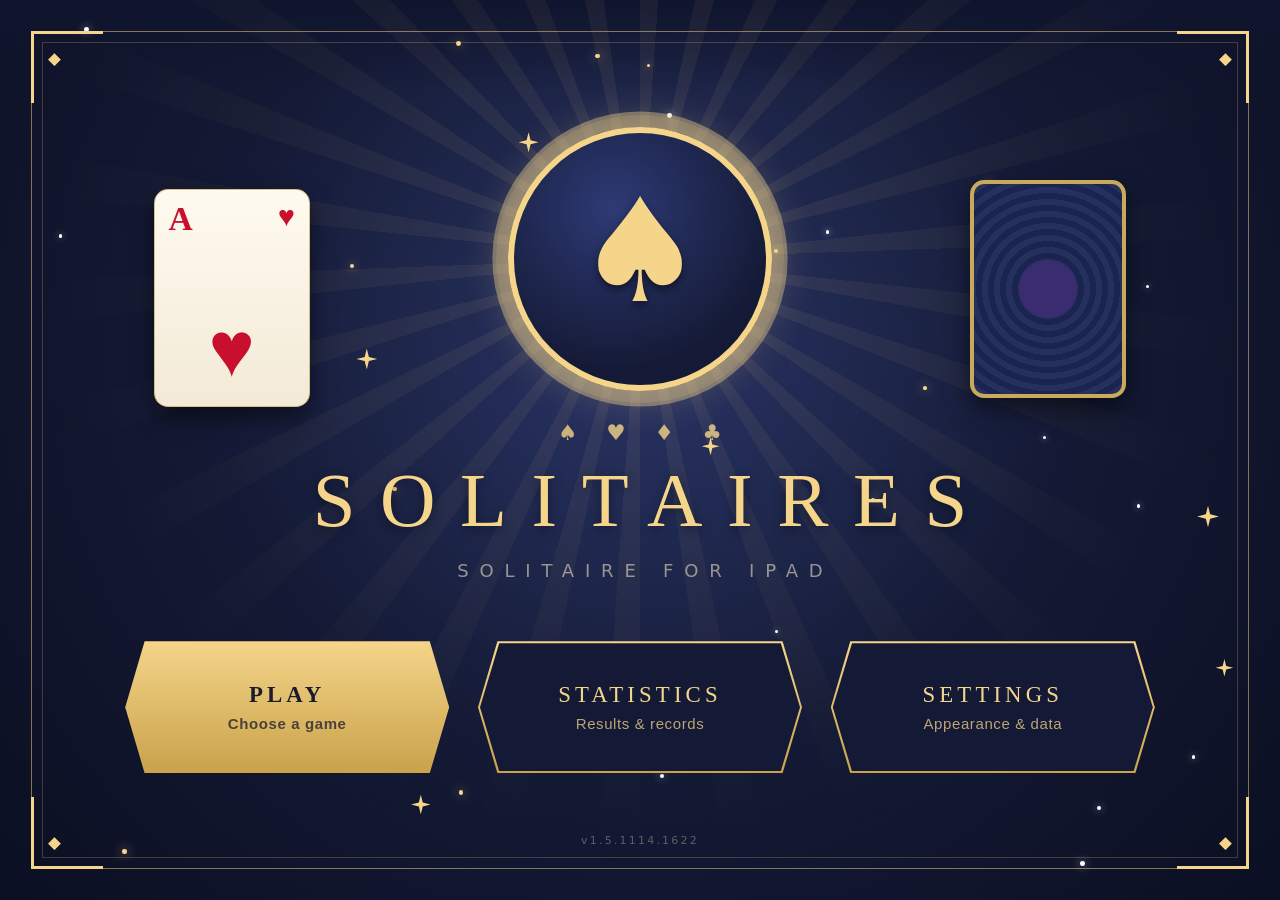
<file: index.html>
<!doctype html>
<html lang="sv">
<head>
<meta charset="utf-8">
<meta name="viewport" content="width=device-width, initial-scale=1, maximum-scale=1, user-scalable=no, viewport-fit=cover">
<meta name="apple-mobile-web-app-capable" content="yes">
<meta name="mobile-web-app-capable" content="yes">
<meta name="apple-mobile-web-app-title" content="Solitaires">
<meta name="theme-color" content="#10152e">
<link rel="manifest" href="manifest.webmanifest">
<link rel="icon" href="icons/icon-192.png" type="image/png">
<link rel="apple-touch-icon" href="icons/apple-touch-icon.png">
<title>Solitaires</title>
<link rel="stylesheet" href="cards.css">
<link rel="stylesheet" href="base.css">
<script src="i18n.js"></script>
<script src="cards.js"></script>
<script src="games.js"></script>
<script src="base.js"></script>
<style>
  :root { --gold:#f5d58a; --gold2:#c9a24a; --ink:#e9dfc4; --navy:#141a35;
          --u:min(1vw, calc(var(--app-h,100vh) / 75)); }
  html, body { margin:0; height:var(--app-h,100%); overflow:hidden; overscroll-behavior:none; background:#0b0f22; }
  /* Hela appen täcker skärmen. Överkanten har samma färg som statusfältet (theme-color #10152e). */
  #app { position:fixed; top:0; left:0; right:0; height:var(--app-h,100%); overflow:hidden;
         background:linear-gradient(180deg,#10152e env(safe-area-inset-top),rgba(16,21,46,0) calc(env(safe-area-inset-top) + 90px)), radial-gradient(circle at 50% 38%,#2a3566 0%,#141a35 50%,#0b0f22 100%); }
  body { color:var(--ink);
         font-family:-apple-system,"Segoe UI",system-ui,sans-serif; -webkit-user-select:none; user-select:none; -webkit-touch-callout:none;
         transition:opacity .25s; }


  /* Svävande kort */
  .card { position:absolute; width:max(13 * var(--u), 70px); height:calc(max(13 * var(--u), 70px) * 1.4); border-radius:9%/6.5%;
          background:linear-gradient(180deg,#fffaf0,#f3ead6); border:1px solid #d6c08a; box-shadow:0 1.2vmin 2.6vmin rgba(0,0,0,.5);
          font-family:Georgia,serif; pointer-events:none; animation:bob 7s ease-in-out infinite; }
  .card .r { position:absolute; top:6%; left:9%; font-size:max(2.8 * var(--u), 15px); font-weight:700; line-height:1; }
  .card .s { position:absolute; top:6%; right:9%; font-size:max(2.4 * var(--u), 13px); line-height:1; }
  .card .b { position:absolute; inset:auto 0 8% 0; text-align:center; font-size:max(6.5 * var(--u), 34px); line-height:1; }
  .card.back { background:radial-gradient(circle at 50% 50%,#3a2c6e 0 22%,transparent 23%),repeating-radial-gradient(circle at 50% 50%,#24305e 0 6px,#1b2450 6px 12px);
               border:max(.35 * var(--u), 2px) solid #c9a95a; }
  /* Kortens underkant ligger i höjd med medaljongens underkant (ca 43 % av höjden) */
  .card.left { left:12%; top:calc(44% - max(13 * var(--u), 70px) * 1.33); --rot:-14deg; }
  .card.right { right:12%; top:calc(43% - max(13 * var(--u), 70px) * 1.33); --rot:12deg; animation-delay:-3.5s; }
  @keyframes bob { 0%,100% { transform:translateY(0) rotate(var(--rot)) scale(.85); } 50% { transform:translateY(-1.6vmin) rotate(calc(var(--rot) * 1.15)) scale(.85); } }
  .red { color:#c8102e; }
  @media (max-aspect-ratio:3/4) { .card.left { left:7%; top:12%; } .card.right { right:7%; top:12%; } }
  @media (max-width:520px) { .card { display:none; } }

  /* Mitten: medaljong, titel, knappar */
  .stage { position:absolute; inset:0; display:flex; flex-direction:column; align-items:center; justify-content:center; text-align:center; padding:24px; }
  .medal-wrap { position:relative; width:max(22 * var(--u), 120px); height:max(22 * var(--u), 120px); }
  .rays { position:absolute; left:50%; top:50%; width:170vmax; height:170vmax; margin:-85vmax 0 0 -85vmax; pointer-events:none; z-index:-1;
          background:repeating-conic-gradient(rgba(245,213,138,.075) 0 4deg,transparent 4deg 12deg);
          -webkit-mask:radial-gradient(circle,#000 0 8%,transparent 40%); mask:radial-gradient(circle,#000 0 8%,transparent 40%);
          animation:spin 140s linear infinite; }
  @keyframes spin { to { transform:rotate(360deg); } }
  .medal { position:absolute; inset:0; border-radius:50%; display:grid; place-items:center;
           background:radial-gradient(circle at 40% 30%,#2e3a75,#141a35 70%); border:max(.5 * var(--u), 3px) solid var(--gold);
           box-shadow:0 0 0 max(1 * var(--u), 6px) rgba(245,213,138,.12), 0 0 0 max(1.3 * var(--u), 8px) rgba(245,213,138,.4), 0 0 5vmin rgba(245,213,138,.35);
           animation:glow 5s ease-in-out infinite, pop .9s cubic-bezier(.2,1.4,.4,1) both; }
  .medal span { font-size:max(12 * var(--u), 64px); line-height:1; color:var(--gold); text-shadow:0 .4vmin 1vmin rgba(0,0,0,.5); margin-top:-6%; }
  @keyframes glow { 50% { box-shadow:0 0 0 max(1 * var(--u), 6px) rgba(245,213,138,.16), 0 0 0 max(1.3 * var(--u), 8px) rgba(245,213,138,.55), 0 0 9vmin rgba(245,213,138,.5); } }
  @keyframes pop { from { transform:scale(.6); opacity:0; } }
  .suits { display:flex; gap:max(2.4 * var(--u), 14px); margin-top:max(2.4 * var(--u), 16px); font-size:max(1.8 * var(--u), 12px); color:var(--gold); opacity:.8; }
  h1 { margin:max(1.2 * var(--u), 8px) 0 0; font:400 max(6.4 * var(--u), 30px)/1.1 Georgia,"Times New Roman",serif; color:var(--gold);
       letter-spacing:.32em; text-indent:.32em; text-transform:uppercase; text-shadow:0 .3vmin 1.2vmin rgba(0,0,0,.4); }
  .sub { margin-top:max(1.4 * var(--u), 8px); font-size:max(1.5 * var(--u), 10px); letter-spacing:.6em; text-indent:.6em; text-transform:uppercase; opacity:.6; }
  .menu { display:flex; flex-wrap:wrap; justify-content:center; gap:max(2.4 * var(--u), 14px); margin-top:max(5 * var(--u), 28px); }
  .fade { animation:rise .8s cubic-bezier(.2,.8,.2,1) both; }
  .d1 { animation-delay:.15s; } .d2 { animation-delay:.3s; } .d3 { animation-delay:.45s; }
  @keyframes rise { from { opacity:0; transform:translateY(2vmin); } }

  .deco { all:unset; position:relative; box-sizing:border-box; cursor:pointer; touch-action:manipulation;
          width:max(27 * var(--u), 168px); height:max(11 * var(--u), 68px); display:flex; flex-direction:column; align-items:center; justify-content:center;
          font-family:Georgia,serif; letter-spacing:.18em; text-transform:uppercase; font-size:max(1.9 * var(--u), 14px);
          clip-path:polygon(6% 0,94% 0,100% 50%,94% 100%,6% 100%,0 50%); transition:transform .12s, filter .2s; }
  .deco small { font-family:-apple-system,"Segoe UI",sans-serif; text-transform:none; letter-spacing:.04em; font-size:max(1.25 * var(--u), 11px); opacity:.75; margin-top:max(.6 * var(--u), 4px); }
  .deco:active { transform:scale(.96); }
  .deco:hover { filter:brightness(1.08); }
  .deco.gold { background:linear-gradient(180deg,var(--gold),var(--gold2)); color:#1b1b2e; font-weight:700; }
  .deco.line { background:linear-gradient(180deg,var(--gold),var(--gold2)); color:var(--gold); }
  .deco.line::before { content:""; position:absolute; inset:2px; background:var(--navy); clip-path:inherit; }
  .deco.line > * { position:relative; }
  .version { position:absolute; bottom:calc(env(safe-area-inset-bottom) + max(4.4 * var(--u), 22px)); left:0; right:0; text-align:center;
             font-size:11px; letter-spacing:.2em; opacity:.35; pointer-events:none; }

  /* Inställningar */
  .overlay { position:fixed; top:0; left:0; right:0; height:var(--app-h,100%); background:rgba(5,8,20,.6); -webkit-backdrop-filter:blur(6px); backdrop-filter:blur(6px);
             display:none; place-items:center; z-index:10; padding:16px; }
  .overlay.open { display:grid; animation:fadein .2s; }
  @keyframes fadein { from { opacity:0; } }
  .panel { position:relative; width:min(480px,100%); max-height:calc(var(--app-h,100vh) - 32px); overflow:auto; -webkit-overflow-scrolling:touch;
           background:linear-gradient(180deg,#1d2550,#141a35); border:1px solid rgba(245,213,138,.5); border-radius:6px;
           padding:30px 26px 24px; box-shadow:0 0 0 6px rgba(20,26,53,.9), 0 0 0 7px rgba(245,213,138,.25), 0 30px 80px rgba(0,0,0,.6); }
  .panel h2 { margin:0 0 4px; text-align:center; color:var(--gold); font:400 24px Georgia,serif; letter-spacing:.24em; text-indent:.24em; text-transform:uppercase; }
  .panel .orn { text-align:center; color:var(--gold); font-size:11px; letter-spacing:.6em; opacity:.7; margin-bottom:18px; }
  .group { margin-top:18px; }
  @media (orientation:portrait) { #settings .group { margin-top:16px; } }   /* så att inställningarna ryms på en stående iPad */
  .group .label { font-size:12px; letter-spacing:.14em; text-transform:uppercase; opacity:.75; margin-bottom:8px; display:flex; justify-content:space-between; }
  .group .label em { font-style:normal; letter-spacing:0; text-transform:none; opacity:.8; }
  .seg { display:flex; background:rgba(255,255,255,.06); border-radius:12px; padding:4px; }
  .seg button { all:unset; flex:1; text-align:center; padding:10px 4px; border-radius:9px; cursor:pointer; font-size:14px; touch-action:manipulation; }
  .seg button.on { background:linear-gradient(180deg,var(--gold),var(--gold2)); color:#1b1b2e; font-weight:700; }
  .seg[data-key="face"] { flex-wrap:wrap; }   /* fem val: på en smal skärm blir de två rader i stället för att brytas mitt i ett ord */
  .seg[data-key="face"] button { flex:1 0 auto; padding-inline:7px; white-space:nowrap; }
  table { width:100%; border-collapse:collapse; font-size:14px; font-variant-numeric:tabular-nums; }
  th { font-weight:400; font-size:11px; letter-spacing:.1em; text-transform:uppercase; opacity:.6; text-align:right; padding:0 0 6px; }
  th:first-child, td:first-child { text-align:left; }
  td { padding:7px 0; border-top:1px solid rgba(255,255,255,.08); text-align:right; }
  td b { color:var(--gold); font-weight:400; font-family:Georgia,serif; font-size:16px; }
  .panel.wide { width:min(640px,100%); }
  /* Inställningar: två kolumner i liggande läge så att allt får plats utan att scrolla */
  @media (orientation:landscape) and (min-width:820px) {
    #settings .panel { width:min(860px,100%); }
    #settings .cols { display:grid; grid-template-columns:1fr 1fr; gap:0 34px; }
    /* Statistik: trofésalen till vänster och det valda spelets detaljer till höger */
    #stats .panel { width:min(1100px,100%); }
    #stats-body { display:grid; grid-template-columns:360px 1fr; gap:26px; align-items:start; }
    #stats-body .hall { grid-template-columns:repeat(3,1fr); }   /* tre medaljer i bredd, resten av bredden går till statistiken */
    #stats-body .side { margin-top:0; }
  }
  /* Trofésalen: varje spel är en medalj med en guldring som fylls efter vinstprocenten. Tryck på en för detaljerna. */
  .hall { display:grid; grid-template-columns:repeat(4,1fr); gap:16px 8px; }
  /* Får inte alla spel plats skrollar trofésalen (höjden sätts i fitStats), som på sidan Spela: ingen rullningslist,
     en bit av nästa rad syns och nederkanten tonas ut så länge det finns fler */
  /* Toningen sitter fast på en ram runt listan och ändras aldrig medan man skrollar: på iPaden kunde listan inte skrollas tillbaka
     när toningen slogs av och på på själva listan. Luft under sista raden gör att den syns helt när man har skrollat ned. */
  .hallbox.scroll { -webkit-mask-image:linear-gradient(180deg,#000 calc(100% - 60px),rgba(0,0,0,.15)); mask-image:linear-gradient(180deg,#000 calc(100% - 60px),rgba(0,0,0,.15)); }
  .hall.scroll { overflow-y:auto; -webkit-overflow-scrolling:touch; align-content:start; padding:4px 0 60px; box-sizing:border-box;
                 scroll-snap-type:y proximity; scrollbar-width:none; }
  .hall.scroll::-webkit-scrollbar { display:none; }
  .hall.scroll .tro { scroll-snap-align:start; scroll-margin-top:4px; }
  .tro { all:unset; cursor:pointer; text-align:center; touch-action:manipulation; -webkit-tap-highlight-color:transparent; }
  .tro .rg { width:96px; height:96px; margin:0 auto; border-radius:50%; display:grid; place-items:center; transition:box-shadow .2s, transform .12s; }
  .tro:active .rg { transform:scale(.95); }
  .tro .ico { width:78px; height:78px; border-radius:50%; display:grid; place-items:center; border:2px solid var(--gold);
              background:radial-gradient(circle at 40% 30%,#2e3a75,#141a35 70%); }
  .tro .ico svg { width:42px; height:42px; display:block; overflow:visible; }
  .tro .nm { margin-top:8px; font:400 16px Georgia,serif; color:var(--gold); }
  .tro .sm { font-size:13.5px; opacity:.75; margin-top:2px; font-variant-numeric:tabular-nums; }
  .tro.on .rg { box-shadow:0 0 0 3px rgba(245,213,138,.25), 0 0 22px rgba(245,213,138,.55); }
  .side { margin-top:18px; padding:16px; border-radius:14px; background:rgba(255,255,255,.05); border:1px solid rgba(245,213,138,.22); }
  /* Statistiken har en fast storlek: panelen har fast bredd, och höjden låses i fitStats() till det spel som har
     flest nivåer, så fönstret inte ändrar storlek när man byter spel. Detaljrutan är bara så hög som sitt innehåll. */
  #stats .panel { width:min(780px,100%); }
  @media (orientation:landscape) and (min-width:820px) { #stats .panel { width:min(1100px,100%); } }
  /* Fasta kolumnbredder: nivån får en tredjedel och de andra kolumnerna delar lika, oavsett vilket spel som visas */
  #stats table { table-layout:fixed; } #stats th:first-child { width:33%; }
  #stats table { font-size:15.5px; } #stats td { padding:8px 0; } #stats th { font-size:12px; } #stats td b { font-size:17px; }
  .side h3 { margin:0 0 12px; text-align:center; font:400 20px Georgia,serif; color:var(--gold); letter-spacing:.08em; }
  @media (max-width:520px) {
    .hall { gap:12px 4px; }
    .tro .rg { width:64px; height:64px; } .tro .ico { width:52px; height:52px; } .tro .ico svg { width:28px; height:28px; }
    .tro .nm { font-size:12px; } .tro .sm { font-size:11px; }
    #stats table { font-size:13px; } #stats td { padding:5px 0; } #stats th { font-size:10.5px; } #stats td b { font-size:15px; }
    #stats .summary b { font-size:21px; } #stats .summary div { padding:7px 4px; } .side { padding:12px; margin-top:12px; } .side h3 { margin-bottom:8px; }
  }
  .summary { display:grid; grid-template-columns:repeat(3,1fr); gap:8px; margin-bottom:14px; }
  .summary div { background:rgba(255,255,255,.05); border:1px solid rgba(245,213,138,.15); border-radius:10px; padding:10px 6px;
                 text-align:center; font-size:11px; letter-spacing:.1em; text-transform:uppercase; }
  .summary b { display:block; font:400 26px Georgia,serif; color:var(--gold); letter-spacing:0; margin-bottom:2px; }
  tr.total td { font-weight:700; border-top:1px solid rgba(245,213,138,.35); }
  @media (max-width:520px) { .hide-sm { display:none; } }
  .pbtn { all:unset; display:block; box-sizing:border-box; width:100%; text-align:center; padding:13px; border-radius:12px; margin-top:12px;
          cursor:pointer; font-size:15px; touch-action:manipulation; background:rgba(255,255,255,.08); }
  .pbtn.gold { background:linear-gradient(180deg,var(--gold),var(--gold2)); color:#1b1b2e; font-weight:700; margin-top:22px; }
  .pbtn.warn { background:transparent; border:1px solid rgba(255,255,255,.15); font-size:13px; }
  .pbtn.warn.armed { border-color:#e5484d; color:#ff8a8d; }
  /* Förhandsvisning av korten (utseendet kommer från cards.css) */
  /* Sparad data: hur mycket appen har sparat av de ca 5 MB som webbläsaren tillåter. Hela stapeln är 5 MB och fylls från
     vänster, med en guldnyans för varje slags data. Varje del syns alltid med minst 2 px.
     I två kolumner (liggande iPad) visas en egen ruta under knapparna, annars siffrorna i rubriken och en tunn stapel. */
  #ds { display:none; margin-top:14px; }
  #ds .t { display:flex; justify-content:space-between; align-items:baseline; font-size:12px; letter-spacing:.14em; text-transform:uppercase; opacity:.75; }
  #ds .t b { font:400 15px Georgia,serif; letter-spacing:0; text-transform:none; color:var(--gold); }
  #ds .bar { display:flex; height:10px; border-radius:5px; overflow:hidden; margin-top:8px; gap:1px; background:rgba(255,255,255,.08); }
  #ds .lg { display:grid; grid-template-columns:1fr 1fr; gap:4px 14px; margin-top:8px; font-size:12px; opacity:.8; }
  #ds .lg span::before { content:""; display:inline-block; width:8px; height:8px; border-radius:2px; margin-right:5px; background:var(--c); }
  #ds-mini { display:flex; height:3px; border-radius:2px; overflow:hidden; gap:1px; margin:-4px 0 0; background:rgba(255,255,255,.08); }
  #ds .bar i, #ds-mini i { display:block; flex:none; min-width:2px; height:100%; }
  @media (orientation:landscape) and (min-width:820px) { #ds { display:block; } #ds-mini, #ds-em { display:none; } }
  .pv { display:flex; gap:10px; justify-content:center; margin-top:12px; padding:14px 8px; border-radius:12px;
        background:radial-gradient(circle at 50% 40%,#2a3566 0%,#141a35 70%); --cw:58px; --ch:81px; }
  .pv .card { position:relative; inset:auto; width:var(--cw); height:var(--ch); border-radius:calc(var(--cw) * .09); overflow:hidden;
              box-shadow:0 3px 8px rgba(0,0,0,.45); animation:none; transform:none; flex:none; }

  @media (prefers-reduced-motion:reduce) { .rays, .card, .medal, .star { animation:none; } .fade { animation:none; } }
  body.calm .rays, body.calm .card, body.calm .medal, body.calm .star { animation:none; }

  /* Statistik: tryck på en nivå för att se dess topplista */
  #stats tr[data-lvl] { cursor:pointer; }
  #stats tr[data-lvl]:active td { background:rgba(245,213,138,.12); }
  .tap { margin-top:8px; text-align:center; font-size:12px; opacity:.55; }
  /* Topplistan (prispallen): de 10 bästa spelen på en nivå, i en egen dialog ovanpå statistiken. De tre bästa står på en
     prispall med guld, silver och brons, plats 4–10 listas under. Klarade spel har en guldbock, ej klarade är nedtonade.
     Listan har alltid plats för tio spel, så dialogen har samma storlek oavsett hur många spel som finns. */
  #top { z-index:11; }
  #top .panel { width:min(720px,100%); border-radius:22px; }
  #top .sub2 { text-align:center; opacity:.7; margin:-10px 0 16px; }
  .pod { display:grid; grid-template-columns:1fr 1.15fr 1fr; align-items:end; gap:12px; margin-bottom:12px; text-align:center; }
  /* Pokalen i guld, silver eller brons (ritas av cup() i showTop) */
  .pod .md { display:block; width:58px; height:66px; margin:0 auto 6px; filter:drop-shadow(0 6px 10px rgba(0,0,0,.45)); }
  .pod .p1 .md { width:74px; height:84px; }
  .pod .sc { font:400 28px Georgia,serif; color:var(--gold); line-height:1.1; } .pod .p1 .sc { font-size:34px; }
  .pod .ds { font-size:13px; opacity:.75; margin-top:2px; height:19px; line-height:19px; }   /* fast höjd: dialogen ändrar inte storlek */
  .pod .un .sc, .pod .none .sc { color:var(--ink); opacity:.75; } .pod .none .md { opacity:.35; }
  .pod .step { margin-top:8px; border-radius:10px 10px 0 0; border:1px solid rgba(245,213,138,.3); border-bottom:0;
               background:linear-gradient(180deg,rgba(245,213,138,.22),rgba(245,213,138,.05)); }
  .pod .p1 .step { height:56px; } .pod .p2 .step { height:38px; } .pod .p3 .step { height:26px; }
  /* Kolumnerna: plats, poäng, resultat (får mest plats), tid, drag, datum. Allt på en rad. */
  #top table { table-layout:fixed; } #top td { padding:0; height:36px; white-space:nowrap; }
  #top td:nth-child(1) { width:8%; } #top td:nth-child(2) { width:13%; } #top td:nth-child(3) { width:31%; }
  #top td:nth-child(4) { width:14%; } #top td:nth-child(5) { width:16%; } #top td:nth-child(6) { width:18%; }
  #top td.rk { font:400 18px Georgia,serif; color:var(--gold); }
  #top tr.un td { opacity:.62; }
  #top tr.ph { visibility:hidden; }
  #top td.empty { text-align:center; opacity:.6; }
  .ok { display:inline-grid; place-items:center; width:18px; height:18px; border-radius:50%; background:var(--gold); color:#1b1b2e; font-size:11px; font-weight:800; vertical-align:-3px; }
  @media (max-width:520px) {
    .pod { gap:6px; } .pod .md { width:44px; height:50px; } .pod .p1 .md { width:56px; height:64px; }
    .pod .sc { font-size:22px; } .pod .p1 .sc { font-size:26px; } .pod .ds { font-size:11px; }
    #top table { font-size:13px; } #top td { height:30px; } #top td.rk { font-size:15px; } .pod .ds { height:16px; line-height:16px; }
    #top td:nth-child(1) { width:8%; } #top td:nth-child(2) { width:12%; } #top td:nth-child(3) { width:34%; } #top td:nth-child(4) { width:17%; } #top td:nth-child(6) { width:29%; }
  }

</style>
</head>
<body>
<div class="remove-blur" aria-hidden="true"></div>
<div id="app">
<div class="stars"></div>
<div class="frame"><div class="corner c1"></div><div class="corner c2"></div><div class="corner c3"></div><div class="corner c4"></div></div>
<div class="card left red"><span class="r">A</span><span class="s">♥&#xFE0E;</span><span class="b">♥&#xFE0E;</span></div>
<div class="card right back"></div>

<main class="stage">
  <div class="medal-wrap"><div class="rays"></div><div class="medal"><span>♠&#xFE0E;</span></div></div>
  <div class="suits fade d1"><span>♠&#xFE0E;</span><span>♥&#xFE0E;</span><span>♦&#xFE0E;</span><span>♣&#xFE0E;</span></div>
  <h1 class="fade d1">Solitaires</h1>
  <div class="sub fade d2" data-i18n="subtitle">Solitaire for iPad</div>
  <div class="menu fade d3">
    <button class="deco gold" id="play"><span data-i18n="play">Play</span><small data-i18n="playSub">Choose a game</small></button>
    <button class="deco line" id="open-stats"><span data-i18n="stats">Statistics</span><small data-i18n="statsSub">Results &amp; records</small></button>
    <button class="deco line" id="open-settings"><span data-i18n="settings">Settings</span><small data-i18n="settingsSub">Appearance &amp; data</small></button>
  </div>
</main>
<div class="version">v1.5.1114.1622</div>
</div>

<div class="overlay" id="stats"><div class="panel wide">
  <h2 data-i18n="stats">Statistics</h2>
  <div class="orn">◆ ◆ ◆</div>
  <div id="stats-body"></div>
  <button class="pbtn gold" id="stats-close" data-i18n="done">Done</button>
</div></div>

<div class="overlay" id="top"><div class="panel">
  <h2 data-i18n="topTitle">Top list</h2>
  <div class="orn">◆ ◆ ◆</div>
  <div class="sub2" id="top-sub"></div>
  <div id="top-body"></div>
  <button class="pbtn gold" id="top-close" data-i18n="topClose">Close</button>
</div></div>

<div class="overlay" id="settings"><div class="panel">
  <h2 data-i18n="settings">Settings</h2>
  <div class="orn">◆ ◆ ◆</div>

  <div class="cols"><div>
  <div class="group">
    <div class="label" data-i18n-html="sAnim">Animations <em>in all games</em></div>
    <div class="seg" data-key="anim"><button data-v="normal" data-i18n="animNormal">Normal</button><button data-v="fast" data-i18n="animFast">Fast</button><button data-v="off" data-i18n="off">Off</button></div>
  </div>
  <div class="group">
    <div class="label" data-i18n-html="sEffects">Background effects <em>stars, rays, glow</em></div>
    <div class="seg" data-key="effects"><button data-v="true" data-i18n="on">On</button><button data-v="false" data-i18n="off">Off</button></div>
  </div>
  <div class="group">
    <div class="label" data-i18n-html="sHints">Hints <em>the Hint button in all games</em></div>
    <div class="seg" data-key="hints"><button data-v="true" data-i18n="on">On</button><button data-v="false" data-i18n="off">Off</button></div>
  </div>
  <div class="group">
    <div class="label" data-i18n-html="sUndo">Undo <em>moves you can take back</em></div>
    <div class="seg" data-key="undo"><button data-v="0" data-i18n="off">Off</button><button data-v="1" data-i18n="undo1">1 move</button><button data-v="5" data-i18n="undo5">5 moves</button></div>
  </div>
  <div class="group">
    <div class="label" data-i18n-html="sSound">Sound <em>card sounds in all games</em></div>
    <div class="seg" data-key="sound"><button data-v="true" data-i18n="on">On</button><button data-v="false" data-i18n="off">Off</button></div>
  </div>
  <div class="group">
    <div class="label" data-i18n="sLang">Language</div>
    <div class="seg" data-key="lang"><button data-v="en">English</button><button data-v="sv">Svenska</button></div>
  </div>
  </div><div>
  <div class="group">
    <div class="label" data-i18n="sFace">Card front</div>
    <div class="seg" data-key="face"><button data-v="standard" data-i18n="faceStandard">Standard</button><button data-v="classic" data-i18n="faceClassic">Classic</button><button data-v="modern" data-i18n="faceModern">Modern</button><button data-v="tradition" data-i18n="faceTradition">Traditional</button><button data-v="deco" data-i18n="faceDeco">Art deco</button></div>
  </div>
  <div class="group">
    <div class="label" data-i18n="sBack">Card back</div>
    <div class="seg" data-key="back"><button data-v="rings" data-i18n="backRings">Rings</button><button data-v="classic" data-i18n="backClassic">Burgundy</button><button data-v="deco" data-i18n="backDeco">Art deco</button></div>
    <div class="pv" id="card-preview"></div>
  </div>
  <div class="group">
    <div class="label"><span data-i18n="sData">Data</span><em id="ds-em"></em></div>
    <div id="ds-mini"></div>
    <button class="pbtn warn" id="reset-stats" data-i18n="resetStats">Reset statistics for all games</button>
    <button class="pbtn warn" id="reset-games" data-i18n="resetGames">Delete saved games</button>
    <div id="ds"><div class="t"><span data-i18n="dataSaved">Saved data</span><b id="ds-sum"></b></div><div class="bar" id="ds-bar"></div><div class="lg" id="ds-lg"></div></div>
  </div>
  </div></div>
  <button class="pbtn gold" id="close" data-i18n="done">Done</button>
</div></div>

<script>
(() => {
  const $ = id => document.getElementById(id);
  const t = I18N.t;
  I18N.apply();
  const store = Base.store;
  // Övergripande inställningar. Spelens egna val sparas av respektive spel (t.ex. spider.settings).
  const SKEY = 'solitaires.settings';
  const g0 = store.get(SKEY) || {};
  const settings = { anim: g0.anim || 'normal', effects: g0.effects !== false, hints: g0.hints !== false, undo: [0, 1, 5].includes(g0.undo) ? g0.undo : 5, sound: g0.sound !== false,
                     face: g0.face || 'standard', back: g0.back || 'rings', lang: I18N.lang };

  // Alla spel finns i games.js (GAMES)
  const fmtTime = t => t ? Math.floor(t / 60) + ':' + String(t % 60).padStart(2, '0') : '–';
  const pct = (won, played) => played ? Math.round(won / played * 100) + ' %' : '–';
  // Statistiken som en trofésal: en medalj per spel, och detaljerna för det valda spelet (först det mest spelade)
  let statSel = null;
  function gameStats(g) {
    const data = store.get(g.statsKey) || {};
    const rows = g.levels.map(l => Object.assign({ played: 0, won: 0, best: 0, fast: 0 }, data[l.key], { label: l.label, key: l.key }));
    const tot = rows.reduce((a, r) => ({
      label: t('total'), played: a.played + r.played, won: a.won + r.won, best: Math.max(a.best, r.best),
      fast: r.fast && (!a.fast || r.fast < a.fast) ? r.fast : a.fast,
    }), { played: 0, won: 0, best: 0, fast: 0 });
    return { rows, tot };
  }
  function renderStats(sel = statSel) {
    const all = GAMES.map(g => Object.assign({ g }, gameStats(g)));
    const hall = all.map(({ g, tot }) => {
      const p = tot.played ? tot.won / tot.played * 100 : 0;
      return `<button class="tro${g.id === sel ? ' on' : ''}" data-id="${g.id}"><div class="rg" style="background:conic-gradient(var(--gold) ${p}%, rgba(255,255,255,.1) 0)">` +
        `<div class="ico"><svg viewBox="0 0 48 48" aria-hidden="true">${g.svg}</svg></div></div><div class="nm">${g.name}</div><div class="sm">${tot.won}/${tot.played} · ${pct(tot.won, tot.played)}</div></button>`;
    }).join('');
    const { g, rows, tot } = all.find(a => a.g.id === sel);
    const row = (r, cls) => `<tr class="${cls || ''}"${r.key !== undefined ? ` data-lvl="${r.key}"` : ''}><td>${r.label}</td><td>${r.played}</td><td>${r.won}</td>` +
      `<td class="hide-sm">${pct(r.won, r.played)}</td><td><b>${r.best || '–'}</b></td><td>${fmtTime(r.fast)}</td></tr>`;
    const side = `<section class="side"><h3>${g.name}</h3>
      <div class="summary"><div><b>${tot.played}</b>${t('played')}</div><div><b>${tot.won}</b>${t('won')}</div><div><b>${pct(tot.won, tot.played)}</b>${t('winRate')}</div></div>
      <table><thead><tr><th>${t('level')}</th><th>${t('played')}</th><th>${t('won')}</th><th class="hide-sm">${t('winRate')}</th><th>${t('best')}</th><th>${t('fastest')}</th></tr></thead>
      <tbody>${rows.map(r => row(r)).join('')}${row(tot, 'total')}</tbody></table><div class="tap">${t('topTap')}</div></section>`;
    const old = $('stats-body').querySelector('.hall'), top = old ? old.scrollTop : 0;
    $('stats-body').innerHTML = `<div class="hallbox${hallH ? ' scroll' : ''}"><div class="hall">${hall}</div></div>${side}`;
    const h = $('stats-body').querySelector('.hall');
    if (hallH) { h.classList.add('scroll'); h.style.height = hallH + 'px'; h.scrollTop = top; }
  }
  let hallH = 0;
  // Öppna statistiken: först det mest spelade spelet. Höjden låses till det spel som har flest nivåer (mäts med
  // det spelet visat), så fönstret aldrig ändrar storlek när man byter spel. Räknas om när skärmen vrids.
  function fitStats() {
    const body = $('stats-body');
    if (!statSel || !GAMES.some(g => g.id === statSel))
      statSel = GAMES.map(g => [g.id, gameStats(g).tot.played]).sort((a, b) => b[1] - a[1])[0][0];
    body.style.minHeight = ''; hallH = 0;
    renderStats(GAMES.slice().sort((a, b) => b.levels.length - a.levels.length)[0].id);
    // Liggande står trofésalen bredvid detaljerna och blir lika hög som de, och skrollar om alla spel inte får plats.
    // Får fönstret ändå inte plats på skärmen blir trofésalen lägre, men aldrig lägre än en rad medaljer.
    const panel = $('stats').querySelector('.panel'), hall = body.querySelector('.hall'), side = body.querySelector('.side');
    const row = hall.firstElementChild.offsetHeight + 16, twoCols = getComputedStyle(body).display === 'grid';
    let want = twoCols ? Math.min(hall.offsetHeight, side.offsetHeight) : hall.offsetHeight;
    want -= Math.max(0, panel.offsetHeight - hall.offsetHeight + want - (window.innerHeight - 32));
    // Hela rader plus en tredjedel av nästa, så att man ser att det finns fler
    want = (Math.max(1, Math.floor((want - 4) / row - .35)) + .35) * row + 4;
    if (want < hall.offsetHeight - 1) { hallH = want; renderStats(GAMES.slice().sort((a, b) => b.levels.length - a.levels.length)[0].id); }
    body.style.minHeight = body.offsetHeight + 'px';
    renderStats();
  }
  $('stats-body').addEventListener('click', e => {
    const b = e.target.closest('.tro'), tr = e.target.closest('tr[data-lvl]');
    if (b) { statSel = b.dataset.id; renderStats(); }
    else if (tr) showTop(statSel, tr.dataset.lvl);
  });
  // Topplistan för en nivå: de tre bästa på en prispall, plats 4–10 i en tabell. Tabellen har alltid sju rader
  // (osynliga om det saknas spel), så dialogen har samma storlek oavsett hur många spel som finns.
  function showTop(id, key) {
    const g = GAMES.find(x => x.id === id), lvl = g.levels.find(l => String(l.key) === key);
    const list = (store.get(g.topKey) || {})[key] || [];
    const date = ms => new Date(ms).toLocaleDateString('sv-SE');   // alltid ÅÅÅÅ-MM-DD, oavsett språk
    const res = r => r.won ? `<span class="ok">✓</span> ${t('topWon')}` : g.progText(r.prog);
    // Klassisk pokal med två handtag, fot och sockel med plakett. Färgerna: glans, huvudfärg, skugga och kant.
    const cup = k => {
      const [hi, mid, lo, dk] = { 1: ['#fff6d2', '#f5d58a', '#c9a24a', '#7a5a1c'], 2: ['#fff', '#dfe3ea', '#9aa1b2', '#545b6c'], 3: ['#ffe6cc', '#d9a06a', '#9c6a3e', '#55341a'] }[k];
      const m = `url(#cup${k})`;
      return `<svg class="md" viewBox="0 0 64 72"><defs><linearGradient id="cup${k}"><stop offset="0" stop-color="${lo}"/><stop offset=".35" stop-color="${hi}"/>` +
        `<stop offset=".6" stop-color="${mid}"/><stop offset="1" stop-color="${lo}"/></linearGradient></defs>` +
        `<path d="M15 11H6v6c0 8 5 13 12 14M49 11h9v6c0 8-5 13-12 14" fill="none" stroke="${m}" stroke-width="4" stroke-linecap="round"/>` +
        `<path d="M13 5h38v15c0 14-8 22-19 22S13 34 13 20z" fill="${m}" stroke="${dk}" stroke-width=".8"/>` +
        `<ellipse cx="32" cy="5.5" rx="19" ry="2.4" fill="${dk}" opacity=".35"/><path d="M28 42h8l-1 9h-6z" fill="${m}"/>` +
        `<rect x="22" y="51" width="20" height="5" rx="1.5" fill="${m}" stroke="${dk}" stroke-width=".6"/>` +
        `<rect x="16" y="56" width="32" height="12" rx="2" fill="#2a2f4f" stroke="${dk}" stroke-width="1"/>` +
        `<rect x="22" y="59.5" width="20" height="5" rx="1" fill="${m}" opacity=".85"/></svg>`;
    };
    const spot = (r, k) => r
      ? `<div class="p p${k}${r.won ? '' : ' un'}">${cup(k)}<div class="sc">${r.score}</div><div class="ds">${res(r)}</div><div class="ds">${fmtTime(r.time)} · ${date(r.date)}</div><div class="step"></div></div>`
      : `<div class="p p${k} none">${cup(k)}<div class="sc">–</div><div class="ds"></div><div class="ds"></div><div class="step"></div></div>`;
    const rows = [...Array(7)].map((_, i) => {
      const r = list[i + 3];
      if (r) return `<tr class="${r.won ? '' : 'un'}"><td class="rk">${i + 4}</td><td><b>${r.score}</b></td><td>${res(r)}</td><td>${fmtTime(r.time)}</td>` +
                    `<td class="hide-sm">${t('topMoves', r.moves)}</td><td>${date(r.date)}</td></tr>`;
      if (i === 0 && !list.length) return `<tr><td class="empty" colspan="6">${t('topEmpty')}</td></tr>`;
      return '<tr class="ph"><td>–</td><td>–</td><td>–</td><td>–</td><td class="hide-sm">–</td><td>–</td></tr>';
    }).join('');
    $('top-sub').textContent = `${g.name} · ${lvl.label}`;
    $('top-body').innerHTML = `<div class="pod">${spot(list[1], 2)}${spot(list[0], 1)}${spot(list[2], 3)}</div><table><tbody>${rows}</tbody></table>`;
    $('top').classList.add('open');
  }
  $('top-close').onclick = () => $('top').classList.remove('open');
  $('top').onclick = e => { if (e.target.id === 'top') $('top').classList.remove('open'); };
  window.addEventListener('resize', () => { if ($('stats').classList.contains('open')) fitStats(); });
  const applyEffects = () => document.body.classList.toggle('calm', !settings.effects);
  applyEffects();

  // Engångsstädning (1 nov 2026): samma spel kunde hamna två gånger på topplistan. En rad med samma resultat och nästan samma
  // tid som en rad högre upp tas bort. Behövs bara en gång per enhet, och kan tas bort när appen har öppnats på iPaden.
  if (!store.get('solitaires.topclean')) {
    const same = (a, b) => ['won', 'score', 'moves', 'prog'].every(k => a[k] === b[k]) && Math.abs(a.time - b.time) <= 2;
    GAMES.forEach(g => {
      const all = store.get(g.topKey);
      if (!all) return;
      for (const k in all) all[k] = all[k].filter((r, i, list) => !list.slice(0, i).some(p => same(p, r)));
      store.set(g.topKey, all);
    });
    store.set('solitaires.topclean', 1);
  }

  // Stjärnhimmel: små vita och guldiga stjärnor plus några fyruddiga gnistor, alla i egen takt (base.js)
  Base.stars(40, 10, 8);

  // Förhandsvisning: några framsidor och en baksida i valda stilar
  const PREVIEW = [{ s: 1, r: 7 }, { s: 0, r: 12 }, { s: 2, r: 1 }];
  function refreshPreview() {
    const pv = $('card-preview');
    pv.className = `pv face-${settings.face} back-${settings.back}`;
    pv.innerHTML = PREVIEW.map(c => `<div class="card up">${CardFaces.html(c, settings.face)}</div>`).join('') +
                   '<div class="card"></div><div class="card"></div>';
  }
  function refreshSettings() {
    refreshPreview();
    document.querySelectorAll('.seg').forEach(seg => {
      const v = String(settings[seg.dataset.key]);
      seg.querySelectorAll('button').forEach(b => b.classList.toggle('on', b.dataset.v === v));
    });
  }

  document.querySelectorAll('.seg').forEach(seg => seg.addEventListener('click', e => {
    const b = e.target.closest('button');
    if (!b) return;
    const key = seg.dataset.key, v = b.dataset.v;
    if (key === 'lang') {
      // Byt språk: spara, ladda om sidan och öppna inställningarna igen
      if (v === I18N.lang) return;
      store.set(SKEY, Object.assign(store.get(SKEY) || {}, { lang: v }));
      try { sessionStorage.setItem('reopen', 'settings'); } catch (err) {}
      location.reload();
      return;
    }
    settings[key] = key === 'effects' || key === 'hints' || key === 'sound' ? v === 'true' : key === 'undo' ? +v : v;
    store.set(SKEY, Object.assign(store.get(SKEY) || {}, settings));
    refreshSettings(); applyEffects();
  }));

  // Sparad data: allt appen har i localStorage, uppdelat på sparade spel, topplistor, statistik och inställningar.
  // Webbläsaren lagrar texten som UTF-16, alltså 2 byte per tecken (nyckel och värde). Safari tillåter ca 5 MB.
  const DATA_COLORS = ['#f5d58a', '#c9a24a', '#8e7234', '#5d4c28'];
  function refreshData() {
    const bytes = [0, 0, 0, 0];
    try {
      for (let i = 0; i < localStorage.length; i++) {
        const k = localStorage.key(i), n = (k.length + (localStorage.getItem(k) || '').length) * 2;
        bytes[k.endsWith('.game') ? 0 : k.endsWith('.top') ? 1 : k.endsWith('.stats') ? 2 : 3] += n;
      }
    } catch (e) {}
    const used = bytes.reduce((a, b) => a + b, 0), num = (v, d) => v.toLocaleString(I18N.lang, { maximumFractionDigits: d });
    const kb = b => b >= 1024 * 1024 ? num(b / 1024 / 1024, 1) + ' MB' : num(b / 1024, b < 10240 ? 1 : 0) + ' kB';
    const LIMIT = 5 * 1024 * 1024, p = used / LIMIT * 100;
    const sum = t('dataOf', kb(used));
    $('ds-em').textContent = sum;
    $('ds-sum').textContent = `${sum} · ${num(p, p < 1 ? 1 : 0)} %`;
    const bars = bytes.map((b, i) => b ? `<i style="width:${b / LIMIT * 100}%;background:${DATA_COLORS[i]}"></i>` : '').join('');
    $('ds-bar').innerHTML = $('ds-mini').innerHTML = bars;
    $('ds-lg').innerHTML = t('dataParts').map((n, i) => `<span style="--c:${DATA_COLORS[i]}">${n} ${kb(bytes[i])}</span>`).join('');
  }

  // Knappar som raderar något kräver två tryck
  function twoStep(id, action, doneKey) {
    const b = $(id), label = b.textContent;
    let timer = 0;
    b.onclick = () => {
      if (!b.classList.contains('armed')) {
        b.classList.add('armed'); b.textContent = t('confirmTap');
        timer = setTimeout(() => { b.classList.remove('armed'); b.textContent = label; }, 3000);
        return;
      }
      clearTimeout(timer);
      action(); refreshData();
      b.classList.remove('armed'); b.textContent = t(doneKey);
      setTimeout(() => b.textContent = label, 2500);
    };
  }
  // Ett pågående spel räknas på nytt efter nollställningen (vid nästa drag, eller när det hamnar på topplistan)
  twoStep('reset-stats', () => GAMES.forEach(g => {
    store.del(g.statsKey); store.del(g.topKey);
    const saved = store.get(g.gameKey);
    if (saved && saved.st && !saved.st.won && saved.st.moves > 0) { saved.st.counted = false; store.set(g.gameKey, saved); }
  }), 'resetStatsDone');
  twoStep('reset-games', () => GAMES.forEach(g => store.del(g.gameKey)), 'resetGamesDone');
  $('open-settings').onclick = () => { refreshSettings(); refreshData(); $('settings').classList.add('open'); };
  $('close').onclick = () => $('settings').classList.remove('open');
  $('settings').onclick = e => { if (e.target.id === 'settings') $('settings').classList.remove('open'); };
  $('open-stats').onclick = () => { $('stats').classList.add('open'); fitStats(); };
  $('stats-close').onclick = () => $('stats').classList.remove('open');
  $('stats').onclick = e => { if (e.target.id === 'stats') $('stats').classList.remove('open'); };
  $('play').onclick = () => { document.body.classList.add('leaving'); setTimeout(() => location.href = 'games.html', 220); };
  window.addEventListener('pageshow', () => document.body.classList.remove('leaving'));

  try { if (sessionStorage.getItem('reopen') === 'settings') { sessionStorage.removeItem('reopen'); $('open-settings').click(); } } catch (err) {}

  Base.offline();
})();
</script>
</body>
</html>
</file>
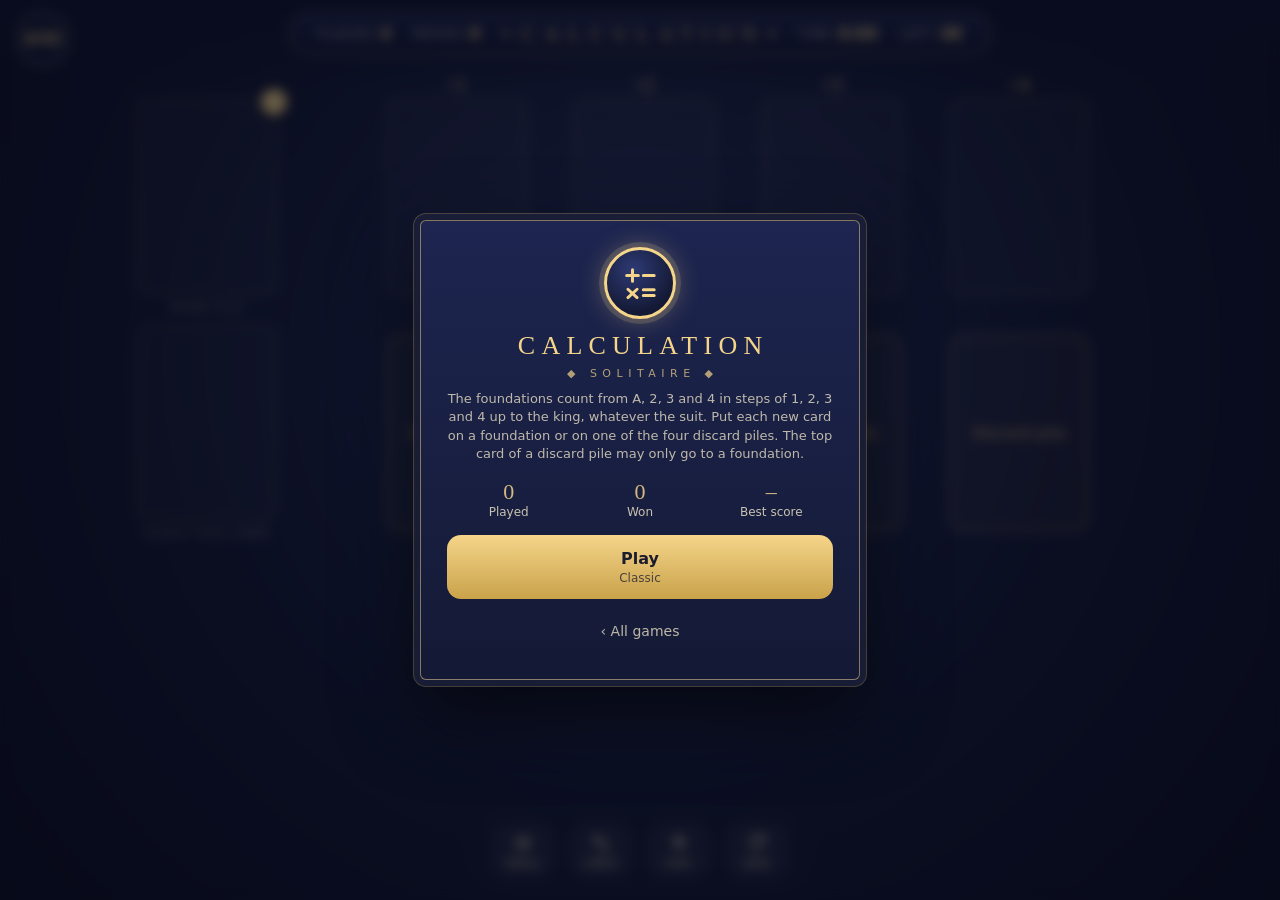
<file: calculation.html>
<!doctype html>
<html lang="sv">
<head>
<meta charset="utf-8">
<meta name="viewport" content="width=device-width, initial-scale=1, maximum-scale=1, user-scalable=no, viewport-fit=cover">
<meta name="apple-mobile-web-app-capable" content="yes">
<meta name="mobile-web-app-capable" content="yes">
<meta name="apple-mobile-web-app-title" content="Solitaires">
<meta name="theme-color" content="#10152e">
<link rel="manifest" href="manifest.webmanifest">
<link rel="icon" href="icons/icon-192.png" type="image/png">
<link rel="apple-touch-icon" href="icons/apple-touch-icon.png">
<title>Calculation Solitaire</title>
<link rel="stylesheet" href="cards.css">
<link rel="stylesheet" href="base.css">
<link rel="stylesheet" href="game.css">
<style>
  /* Långt spelnamn: poängraden får inte nå ringen när skärmen står */
  @media (max-width:900px) { .hud { gap:14px; padding-left:20px; padding-right:20px; } .hud > * { gap:14px; } }
  .plus, .next { position:absolute; text-align:center; pointer-events:none; }
  .plus { color:var(--gold); font:400 19px/24px Georgia,serif; }
  .next span { display:inline-block; padding:3px 10px; border-radius:12px; font-size:13px; white-space:nowrap; background:rgba(245,213,138,.14); border:1px solid rgba(245,213,138,.45); }
  .next b { color:var(--gold); font-size:15px; margin-left:3px; }
</style>
<script src="i18n.js"></script>
<script src="cards.js"></script>
<script src="sounds.js"></script>
<script src="games.js"></script>
<script src="base.js"></script>
<script src="game.js"></script>
</head>
<body>
<div class="remove-blur" aria-hidden="true"></div>
<div id="board">
  <div class="ring" id="ring"><span id="cleared">4/52</span></div>
  <div class="hud"><div class="l"><span><em data-i18n="caPlaced">Placed</em><b id="score">4</b></span><span><em data-i18n="moves">Moves</em><b id="moves">0</b></span></div><div class="ttl"><span data-i18n="calculation">Calculation</span></div><div class="r"><span><em data-i18n="time">Time</em><b id="time">0:00</b></span><span><em data-i18n="left">Left</em><b id="left">48</b></span></div></div>
  <div class="slot" id="stock-slot"></div>
  <div class="slot" id="cur-slot"></div>
  <div class="badge" id="stock-n"></div>
  <div class="plabel" id="stock-lbl" data-i18n="stock">Draw pile</div>
  <div class="plabel" id="cur-lbl" data-i18n="caPlace">Place this card</div>
</div>

<div class="overlay lobby" id="lobby"><div class="panel">
  <div class="medal"><svg viewBox="0 0 48 48" aria-hidden="true"></svg></div>
  <h2 data-i18n="calculation">Calculation</h2>
  <div class="orn">◆ Solitaire ◆</div>
  <p class="rules" data-i18n="caRules"></p>
  <div class="statgrid"><div><b id="st-played">0</b><span data-i18n="played">Played</span></div><div><b id="st-won">0</b><span data-i18n="won">Won</span></div><div><b id="st-best">–</b><span data-i18n="bestScore">Best score</span></div></div>
  <button class="btn gold" id="l-resume"></button>
  <button class="btn gold" id="l-play"></button>
  <button class="btn link" id="l-home" data-i18n="allGames">‹ All games</button>
</div></div>

<script>
(() => {
  const t = I18N.t;
  I18N.apply();
  const $ = id => document.getElementById(id);
  const board = $('board');
  const { store, UNDO, HINTS, fmt, place, instant, toast, shake, record, recordWin, begin, flow, table } = Game.init(board, 'calculation', { win: 'caWin', lost: 'caLost', sized: true });

  let st = null, hist = [], M = null, drag = null, hintIdx = 0;
  const save = () => st && store.set('calculation.game', { st, hist });
  const settings = {};
  const SKEY = 'calculation.settings';

  // Platserna som spelet behöver: grundhögar (f), kasthögar (p) och märkena över och under grundhögarna
  [0, 1, 2, 3].forEach(i => board.insertAdjacentHTML('beforeend',
    `<div class="slot" id="f${i}"></div><div class="slot free" id="p${i}">${t('waste')}</div><div class="plus" id="plus${i}">+${i + 1}</div><div class="next" id="next${i}"></div>`));

  // ---------- Regler ----------
  // Grundhög i (0 till 3) börjar på valören i + 1 och räknas med i + 1 steg upp till kung, oavsett färg. Varje hög får 13 kort.
  // Draghögens översta kort är alltid uppvänt och läggs på en grundhög där det passar, eller på vilken av de fyra kasthögarna som helst.
  // Översta kortet på en kasthög får bara flyttas till en grundhög. Draghögen går bara ett varv.
  const rank = id => st.deck[id].r;
  const last = a => a[a.length - 1];
  const homed = () => st.found.reduce((n, f) => n + f.length, 0);
  const seq = (i, n) => ((i + 1) * n - 1) % 13 + 1;   // valören på det n:te kortet i hög i
  const nextRank = i => st.found[i].length < 13 ? seq(i, st.found[i].length + 1) : 0;
  const toFound = (id, i) => rank(id) === nextRank(i);
  const foundFor = id => [0, 1, 2, 3].find(i => toFound(id, i));
  const cur = () => last(st.stock);
  const pileOf = id => st.piles.findIndex(p => last(p) === id);
  const stuck = () => !st.won && !st.stock.length && !st.piles.some(p => p.length && foundFor(last(p)) !== undefined);
  // Hur många kort som måste läggas innan valören behövs på någon hög
  function wait(r) {
    let least = 99;
    st.found.forEach((f, i) => { for (let k = 0; f.length + k < 13; k++) if (seq(i, f.length + 1 + k) === r) { least = Math.min(least, k); break; } });
    return least;
  }

  // ---------- Spelflöde ----------
  const curLevel = () => 'classic', wantLevel = () => 'classic';
  const untouched = () => st && !st.won && !st.moves;
  function newGame() {
    if (st && !st.won && st.moves > 0) record(curLevel(), st, false);   // ett ej klarat spel hamnar också på topplistan
    const { deck, ids } = table.shuffled();
    // Ett ess, en tvåa, en trea och en fyra, i vilken färg som helst
    const found = [1, 2, 3, 4].map(r => { const k = ids.findIndex(id => deck[id].r === r); return ids.splice(k, 1); });
    st = { deck, found, piles: [[], [], [], []], stock: ids, score: 4, moves: 0, time: 0, won: false, counted: false, id: Date.now() };
    hist = []; hintIdx = 0; table.clearHints(); table.build(deck);
    instant(() => deck.forEach((_, id) => { table.el(id).className = 'card'; table.set(id, M.sx, M.sy, 10, 'card', M.cw); }));
    const delay = {};
    found.forEach((f, i) => delay[f[0]] = i * 90);
    render({ delay }); save();
  }
  function snapshot() { return JSON.stringify({ found: st.found, piles: st.piles, stock: st.stock, score: st.score }); }
  function pushHist() { if (!UNDO) return; hist.push(snapshot()); if (hist.length > UNDO) hist.shift(); }
  function after(anim) {
    begin(curLevel(), st);   // första draget: spelet räknas som spelat
    hintIdx = 0; table.clearHints(); render(anim); save();
    if (homed() === 52 && !st.won) win();
    else if (stuck()) setTimeout(() => {
      if (!st || st.won || !stuck()) return;
      record(curLevel(), st, false);   // det förlorade spelet läggs på topplistan direkt
      showLost();
    }, 700);
  }
  // Flytta ett kort. Det kommer från draghögen eller från en kasthög.
  function take(id) { if (id === cur()) st.stock.pop(); else st.piles[pileOf(id)].pop(); }
  function toFoundation(id, i) {
    pushHist(); take(id);
    st.found[i].push(id); st.score = homed(); st.moves++;
    after({ vol: MOVE_VOL });
  }
  function toPile(id, c) {
    pushHist(); take(id);
    st.piles[c].push(id); st.moves++;
    after({ vol: MOVE_VOL });
  }
  function undo() {
    if (!UNDO) { toast(t('toastUndoOff')); return; }
    if (drag || !hist.length || st.won) return;
    const moves = st.moves;
    Object.assign(st, JSON.parse(hist.pop()));
    st.moves = moves + 1;
    after({ vol: MOVE_VOL });
  }
  function win() {
    st.won = true; save(); updateHud();
    recordWin(curLevel(), st);   // topplistan och statistiken
    setTimeout(() => { $('win-text').textContent = t('winStats', { score: st.score, moves: st.moves, time: fmt(st.time) }); open('win'); }, 900);
  }

  // ---------- Tips ----------
  // Först ett kort som passar på en grundhög. Annars en kasthög där kortet inte blockerar något som behövs tidigare.
  function bestPile(id) {
    const need = wait(rank(id));
    const tops = [0, 1, 2, 3].map(c => ({ c, w: st.piles[c].length ? wait(rank(last(st.piles[c]))) : -1 }));
    const safe = tops.filter(x => x.w >= need).sort((a, b) => a.w - b.w)[0];
    return (safe || tops.find(x => x.w < 0) || tops.sort((a, b) => b.w - a.w)[0]).c;
  }
  function hint() {
    if (!HINTS) { toast(t('toastHintsOff')); return; }
    if (!st || st.won) return;
    const list = [];
    st.piles.forEach(p => { if (p.length && foundFor(last(p)) !== undefined) list.push([last(p), foundFor(last(p))]); });
    const id = cur();
    if (id !== undefined && foundFor(id) !== undefined) list.push([id, foundFor(id)]);
    if (list.length) {
      const [card, i] = list[hintIdx++ % list.length];
      table.showHint([table.el(card), st.found[i].length ? table.el(last(st.found[i])) : $('f' + i)]);
    } else if (id !== undefined) {
      const c = bestPile(id);
      table.showHint([table.el(id), st.piles[c].length ? table.el(last(st.piles[c])) : $('p' + c)]);
    } else toast(t('toastNoMoves'));
  }

  // ---------- Layout & rendering ----------
  // Liggande: draghögen och kortet att lägga till vänster. Stående: de ligger längst ned, nära dockan.
  const STEP = .26, MOVE_VOL = .4, NAMES = { 1: 'A', 11: 'J', 12: 'Q', 13: 'K' };
  const name = r => NAMES[r] || r;
  function layout() {
    const { W, H, T, B } = table.area(), land = W > H, m = Math.max(8, W * .02);
    const TOP = 28, MID = 40, g = land ? .34 : .24;
    const cw = land ? Math.min((W - 2 * m) / (6.4 + 3 * g + 2 * g), (B - T - TOP - MID) / (1.4 * 2.7), 140)
                    : Math.min((W - 2 * m) / (4 + 3 * g), (B - T - TOP - MID - 40) / (1.4 * 3.7), 150);
    const ch = cw * 1.4, gap = cw * g, colsW = 4 * cw + 3 * gap;
    const x0 = land ? (W - colsW) / 2 + cw * .7 : (W - colsW) / 2, fy = T + TOP, py = fy + ch + MID;
    const xs = [0, 1, 2, 3].map(c => x0 + c * (cw + gap));
    let z;
    if (land) {
      const sx = x0 - 2 * gap - cw * 1.1;
      z = { sx, sy: fy, cx: sx, cy: fy + ch + 30, bottom: B };
    } else {
      const by = B - ch - 24, mid = W / 2;
      z = { sx: mid - cw - cw * .1, sy: by, cx: mid + cw * .1, cy: by, bottom: by - 10 };
    }
    M = { W, H, cw, ch, xs, fy, py, ...z };
    table.size(board, cw);
    table.put($('stock-slot'), M.sx, M.sy); table.put($('cur-slot'), M.cx, M.cy);
    table.put($('stock-n'), M.sx + cw - 16, M.sy - 10);
    const label = (id, x, y) => { table.put($(id), x - 20, y); $(id).style.width = cw + 40 + 'px'; };
    label('stock-lbl', M.sx, M.sy + ch + 6); label('cur-lbl', M.cx, M.cy + ch + 6);
    for (let i = 0; i < 4; i++) {
      table.put($('f' + i), xs[i], fy); table.put($('p' + i), xs[i], py);
      table.put($('plus' + i), xs[i], fy - TOP + 2); $('plus' + i).style.width = cw + 'px';
      table.put($('next' + i), xs[i] - 10, fy + ch + 7); $('next' + i).style.width = cw + 20 + 'px';
    }
  }
  function stepOf(col) {
    const need = (col.length - 1) * STEP * M.ch, room = M.bottom - M.py - M.ch;
    return need > room && need > 0 ? STEP * M.ch * Math.max(0, room) / need : STEP * M.ch;
  }
  function render(anim = {}) {
    table.anim(anim);
    const n = st.stock.length;
    st.stock.forEach((id, j) => j === n - 1 ? table.set(id, M.cx, M.cy, 300, 'card up sel', M.cw) : table.set(id, M.sx, M.sy, 10 + j, 'card', M.cw));
    st.found.forEach((f, i) => f.forEach((id, j) => table.set(id, M.xs[i], M.fy, 100 + j, 'card up', M.cw)));
    st.piles.forEach((p, c) => {
      const step = stepOf(p);
      p.forEach((id, k) => table.set(id, M.xs[c], M.py + k * step, 200 + k, 'card up', M.cw));
    });
    updateHud();
  }
  function updateHud() {
    $('score').textContent = st.score;
    $('moves').textContent = st.moves;
    $('time').textContent = fmt(st.time);
    $('left').textContent = st.stock.length;
    const c = homed();
    $('cleared').textContent = c + '/52';
    $('ring').style.setProperty('--p', c / 52 * 100);
    const under = Math.max(0, st.stock.length - 1);
    $('stock-n').textContent = under;
    $('stock-n').style.display = under ? '' : 'none';
    for (let i = 0; i < 4; i++) $('next' + i).innerHTML = st.found[i].length < 13 ? `<span>${t('caNext')}<b>${name(nextRank(i))}</b></span>` : `<span><b>${t('caDone')}</b></span>`;
    $('b-undo').disabled = UNDO > 0 && (!hist.length || st.won);
  }

  // ---------- Touch / mus ----------
  // Dra kortet dit du vill. Tryck på kortet för att lägga det på en grundhög där det passar.
  // Tryck på en kasthög för att lägga draghögens kort där, om inte dess översta kort själv passar på en grundhög.
  function dropAt(g) {
    const r = g.el.getBoundingClientRect(), br = board.getBoundingClientRect();
    const cx = r.left - br.left + r.width / 2, cy = r.top - br.top + r.height / 2;
    let c = -1, dist = M.cw * .9;
    M.xs.forEach((x, i) => { const d = Math.abs(cx - (x + M.cw / 2)); if (d < dist) { dist = d; c = i; } });
    if (c < 0) return null;
    if (cy < M.py - M.ch * .1) return toFound(g.id, c) ? { found: c } : null;
    return g.id === cur() ? { pile: c } : null;
  }
  const targetOf = to => to.found !== undefined ? (st.found[to.found].length ? table.el(last(st.found[to.found])) : $('f' + to.found))
                                                : (st.piles[to.pile].length ? table.el(last(st.piles[to.pile])) : $('p' + to.pile));
  // Vilken hög trycktes det på? Korten på bordet känns igen på sin plats i högarna.
  function spotOf(e, el) {
    const slot = e.target.closest('.slot');
    if (slot && /^[fp][0-3]$/.test(slot.id)) return { kind: slot.id[0], i: +slot.id[1] };
    if (!el) return null;
    const id = +el.dataset.id;
    for (let i = 0; i < 4; i++) {
      if (st.found[i].includes(id)) return { kind: 'f', i };
      if (st.piles[i].includes(id)) return { kind: 'p', i };
    }
    return null;
  }
  board.addEventListener('pointerdown', e => {
    if (drag || !st || st.won) return;
    if (relayout()) return;   // skärmen har vridits utan att vi märkt det: rätta layouten först
    const el = e.target.closest('.card'), id = el ? +el.dataset.id : -1;
    const startDrag = () => { drag = { id, el, pid: e.pointerId, x0: e.clientX, y0: e.clientY, dx: 0, dy: 0, moving: false }; };
    if (id === cur()) { startDrag(); return; }
    const spot = spotOf(e, el), now = cur();
    if (!spot) { if (el) shake([el]); return; }
    if (spot.kind === 'p') {
      const top = last(st.piles[spot.i]);
      if (id === top && foundFor(id) !== undefined) { startDrag(); return; }
      if (now !== undefined) toPile(now, spot.i); else if (el) shake([el]);
    } else if (now !== undefined && toFound(now, spot.i)) toFoundation(now, spot.i);
    else if (el) shake([el]);
  });
  window.addEventListener('pointermove', e => {
    if (!drag || e.pointerId !== drag.pid) return;
    drag.dx = e.clientX - drag.x0; drag.dy = e.clientY - drag.y0;
    if (!drag.moving && Math.hypot(drag.dx, drag.dy) < 8) return;
    if (!drag.moving) { drag.moving = true; drag.el.classList.add('dragging'); drag.el.style.zIndex = 5000; table.clearHints(); }
    drag.el.style.translate = `${drag.el._x + drag.dx}px ${drag.el._y + drag.dy}px`;
    table.clearTargets();
    const to = dropAt(drag);
    if (to) targetOf(to).classList.add('target');
  });
  function endDrag(e, cancel) {
    if (!drag || e.pointerId !== drag.pid) return;
    const g = drag; drag = null; table.clearTargets();
    if (g.moving) {
      const to = cancel ? null : dropAt(g);
      // Flytta in fingrets förskjutning i kortets plats innan animationen, så att den startar där kortet släpptes
      place(g.el, g.el._x + g.dx, g.el._y + g.dy);
      void board.offsetWidth;
      if (to && to.found !== undefined) toFoundation(g.id, to.found);
      else if (to) toPile(g.id, to.pile);
      else render({ vol: MOVE_VOL });
    } else if (!cancel) {
      const i = foundFor(g.id);
      if (i !== undefined) toFoundation(g.id, i);
      else { shake([g.el]); toast(t('caTap')); }
    }
    setTimeout(relayout, 400);   // om skärmen vreds under draget
  }
  window.addEventListener('pointerup', e => endDrag(e, false));
  window.addEventListener('pointercancel', e => endDrag(e, true));

  // ---------- Knappar & dialoger ----------
  const ui = flow({ game: () => st, newGame, undo, hint, stuck, untouched, save, settings, SKEY, curLevel, wantLevel, changeSub: 'idChangeSub' });
  const { open, showLost } = ui;

  function relayout() {
    if (drag || !M || (M.W === board.clientWidth && M.H === board.clientHeight)) return false;
    layout(); if (st) instant(() => render());
    return true;
  }
  Game.watch({ board, game: () => st, paused: () => ui.paused(), save, relayout });

  // ---------- Start ----------
  layout();
  const saved = store.get('calculation.game');
  if (saved && saved.st && saved.st.deck && saved.st.piles && !saved.st.won) {
    st = saved.st; hist = UNDO ? (saved.hist || []).slice(-UNDO) : [];
    table.build(st.deck);
    instant(() => render());
  }
  ui.showLobby();
})();
</script>
</body>
</html>
</file>
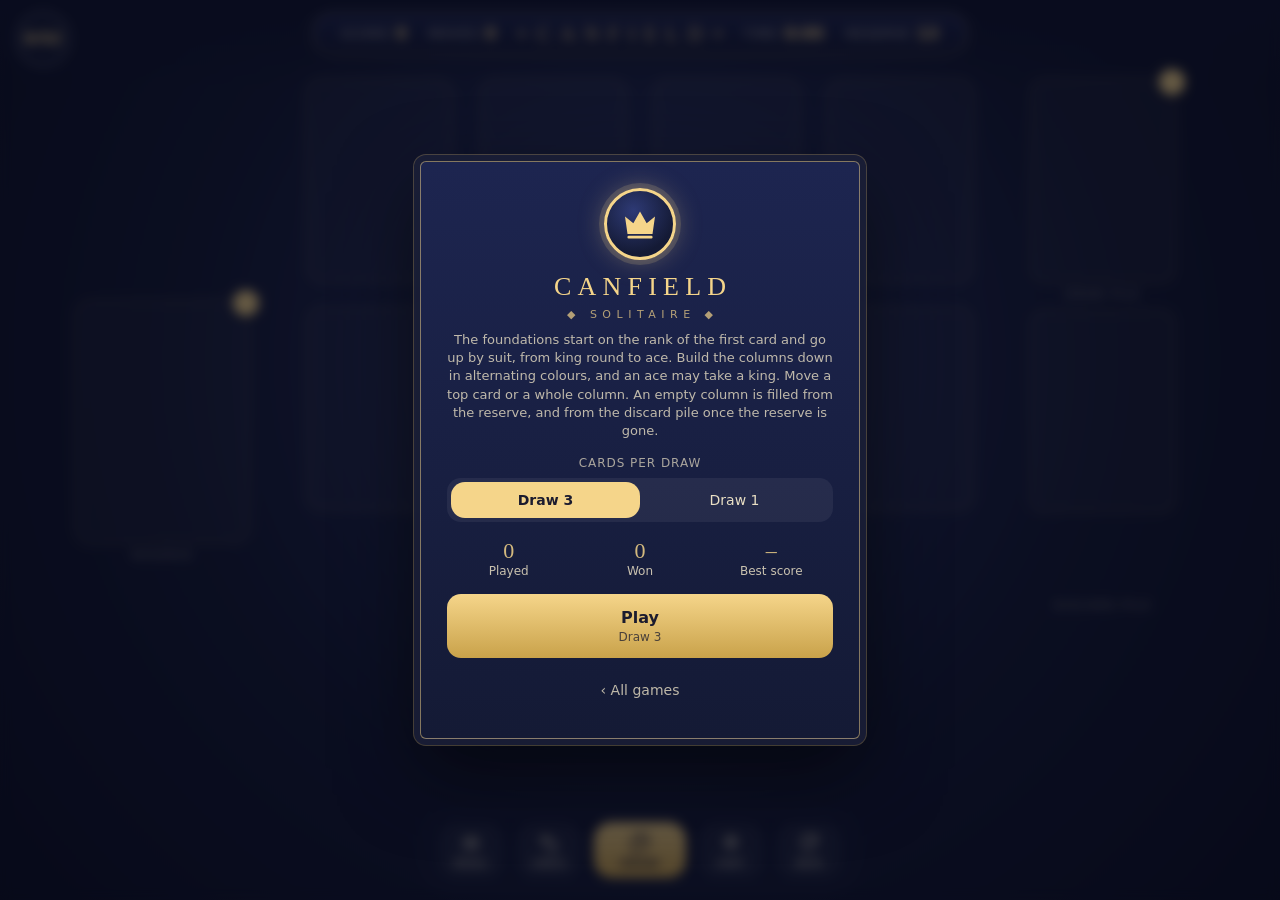
<file: canfield.html>
<!doctype html>
<html lang="sv">
<head>
<meta charset="utf-8">
<meta name="viewport" content="width=device-width, initial-scale=1, maximum-scale=1, user-scalable=no, viewport-fit=cover">
<meta name="apple-mobile-web-app-capable" content="yes">
<meta name="mobile-web-app-capable" content="yes">
<meta name="apple-mobile-web-app-title" content="Solitaires">
<meta name="theme-color" content="#10152e">
<link rel="manifest" href="manifest.webmanifest">
<link rel="icon" href="icons/icon-192.png" type="image/png">
<link rel="apple-touch-icon" href="icons/apple-touch-icon.png">
<title>Canfield Solitaire</title>
<link rel="stylesheet" href="cards.css">
<link rel="stylesheet" href="base.css">
<link rel="stylesheet" href="game.css">
<style>
  .slot.found { font-size:calc(var(--cw) * .3); }
  #reserve-slot.live { box-shadow:0 0 0 2px var(--gold), 0 0 26px rgba(245,213,138,.45); }
</style>
<script src="i18n.js"></script>
<script src="cards.js"></script>
<script src="sounds.js"></script>
<script src="games.js"></script>
<script src="base.js"></script>
<script src="game.js"></script>
</head>
<body>
<div class="remove-blur" aria-hidden="true"></div>
<div id="board">
  <div class="ring" id="ring"><span id="cleared">0/52</span></div>
  <div class="hud"><div class="l"><span><em data-i18n="score">Score</em><b id="score">0</b></span><span><em data-i18n="moves">Moves</em><b id="moves">0</b></span></div><div class="ttl"><span data-i18n="canfield">Canfield</span></div><div class="r"><span><em data-i18n="time">Time</em><b id="time">0:00</b></span><span><em data-i18n="reserve">Reserve</em><b id="left">13</b></span></div></div>
  <div class="slot stock" id="stock-slot"></div>
  <div class="slot" id="waste-slot"></div>
  <div class="slot" id="reserve-slot"></div>
  <div class="slot found" id="f0"></div><div class="slot found" id="f1"></div><div class="slot found" id="f2"></div><div class="slot found" id="f3"></div>
  <div class="slot" id="t0"></div><div class="slot" id="t1"></div><div class="slot" id="t2"></div><div class="slot" id="t3"></div>
  <div class="badge" id="stock-n"></div>
  <div class="badge" id="reserve-n"></div>
  <div class="plabel" id="stock-lbl" data-i18n="stock">Draw pile</div>
  <div class="plabel" id="waste-lbl" data-i18n="waste">Discard pile</div>
  <div class="plabel" id="reserve-lbl" data-i18n="reserve">Reserve</div>
</div>

<div class="overlay lobby" id="lobby"><div class="panel">
  <div class="medal"><svg viewBox="0 0 48 48" aria-hidden="true"></svg></div>
  <h2 data-i18n="canfield">Canfield</h2>
  <div class="orn">◆ Solitaire ◆</div>
  <p class="rules" data-i18n="cfRules"></p>
  <div class="label" data-i18n="drawLabel">Cards per draw</div>
  <div class="seg" data-key="draw"><button class="btn" data-v="3"></button><button class="btn" data-v="1"></button></div>
  <div class="statgrid"><div><b id="st-played">0</b><span data-i18n="played">Played</span></div><div><b id="st-won">0</b><span data-i18n="won">Won</span></div><div><b id="st-best">–</b><span data-i18n="bestScore">Best score</span></div></div>
  <button class="btn gold" id="l-resume"></button>
  <button class="btn gold" id="l-play"></button>
  <button class="btn link" id="l-home" data-i18n="allGames">‹ All games</button>
</div></div>

<script>
(() => {
  const t = I18N.t;
  I18N.apply();
  const $ = id => document.getElementById(id);
  const board = $('board');
  const { store, UNDO, HINTS, SPEED, fmt, place, instant, toast, shake, record, recordWin, begin, flow, table } = Game.init(board, 'canfield', { mid: 'draw', win: 'cfWin', lost: 'cfLost', sized: true });

  let st = null, hist = [], M = null, drag = null, finishing = false, hintIdx = 0;
  const save = () => st && store.set('canfield.game', { st, hist });
  const SKEY = 'canfield.settings';
  const settings = Object.assign({ draw: 3 }, store.get(SKEY) || {});

  // ---------- Regler ----------
  // Reserv med 13 kort, fyra kolumner och fyra grundhögar, en per färg (0 spader, 1 hjärter, 2 ruter, 3 klöver).
  // Grundhögarna börjar på det första kortets valör (base) och går uppåt i samma färg, från kung runt till ess.
  // Kolumnerna byggs nedåt i växelvis färg, och en kung får läggas på ett ess. Det översta kortet eller hela kolumnen får flyttas.
  // En tom kolumn fylls direkt från reserven. När reserven är slut får kasthögens översta kort läggas där.
  const rank = id => st.deck[id].r, suit = id => st.deck[id].s;
  const red = id => suit(id) === 1 || suit(id) === 2;
  const last = a => a[a.length - 1];
  const homed = () => st.found.reduce((n, f) => n + f.length, 0);
  const toFound = id => rank(id) === (st.base - 1 + st.found[suit(id)].length) % 13 + 1;
  const fits = (id, on) => red(id) !== red(on) && rank(on) === rank(id) % 13 + 1;
  // Får korten (w från where) läggas på kolumn c?
  function canTab(w, c) {
    if (w.from === 'tab' && w.c === c) return false;
    const tp = last(st.tab[c]);
    return tp === undefined ? w.from === 'waste' && !st.reserve.length : fits(w.ids[0], tp);
  }
  // Var ligger kortet, och vilka kort följer med? Det översta kortet i en kolumn flyttas ensamt, och ett kort längre ned tar med hela kolumnen.
  function where(id) {
    if (last(st.waste) === id) return { from: 'waste', ids: [id] };
    if (last(st.reserve) === id) return { from: 'reserve', ids: [id] };
    for (let c = 0; c < 4; c++) {
      const col = st.tab[c], k = col.indexOf(id);
      if (k >= 0) return k === col.length - 1 ? { from: 'tab', c, k, ids: [id] } : { from: 'tab', c, k: 0, ids: col.slice() };
    }
    return null;
  }
  // Drag som för spelet framåt, för tips och för att se om spelet har kört fast
  function findMoves() {
    const res = [], cols = [0, 1, 2, 3];
    const single = (id, from, pri) => {
      if (id === undefined) return;
      const w = { from, ids: [id] };
      if (toFound(id)) res.push({ ids: [id], to: 'found', pri: 3 });
      cols.forEach(d => { if (canTab(w, d)) res.push({ ids: [id], to: d, pri }); });
    };
    single(last(st.reserve), 'reserve', 2);
    single(last(st.waste), 'waste', 1);
    const more = st.reserve.length || st.stock.length || st.waste.length;
    cols.forEach(c => {
      const col = st.tab[c], top = last(col);
      if (top === undefined) return;
      if (toFound(top)) res.push({ ids: [top], to: 'found', pri: 3 });
      // Hela kolumnen: tömmer den, vilket bara hjälper om något kan läggas där
      if (more) cols.forEach(d => { if (d !== c && st.tab[d].length && fits(col[0], last(st.tab[d]))) res.push({ ids: col.slice(), to: d, pri: 2 }); });
      // Översta kortet: bara om kortet under det sedan kan spelas, annars kan man flytta fram och tillbaka i evighet
      if (col.length > 1) {
        const under = col[col.length - 2];
        cols.forEach(d => {
          if (d === c || !st.tab[d].length || !fits(top, last(st.tab[d]))) return;
          if (toFound(under) || cols.some(e => e !== c && e !== d && st.tab[e].length && fits(under, last(st.tab[e])))) res.push({ ids: [top], to: d, pri: 0 });
        });
      }
    });
    return res.sort((a, b) => b.pri - a.pri);
  }
  // Korten som hamnar överst på kasthögen under ett helt varv genom draghögen
  function cycleTops() {
    let s = st.stock.slice(), w = st.waste.slice();
    const out = [];
    for (let pass = 0; pass < 2; pass++) {
      while (s.length) { for (let i = 0; i < st.draw && s.length; i++) w.push(s.pop()); out.push(last(w)); }
      s = w.reverse(); w = [];
    }
    return out;
  }
  const playable = id => toFound(id) || [0, 1, 2, 3].some(c => canTab({ from: 'waste', ids: [id] }, c));
  const stuck = () => !st.won && !findMoves().length && !cycleTops().some(playable);

  // ---------- Spelflöde ----------
  const curLevel = () => String(st.draw), wantLevel = () => String(settings.draw);
  const untouched = () => st && !st.won && !st.moves && curLevel() === wantLevel();
  function newGame() {
    if (st && !st.won && st.moves > 0) record(curLevel(), st, false);   // ett ej klarat spel hamnar också på topplistan
    const { deck, ids } = table.shuffled();
    const reserve = ids.splice(0, 13), first = ids.pop(), tab = [0, 1, 2, 3].map(() => [ids.pop()]), found = [[], [], [], []];
    found[deck[first].s].push(first);
    st = { deck, base: deck[first].r, reserve, tab, found, stock: ids, waste: [], score: 0, moves: 0, time: 0, draw: settings.draw, won: false, counted: false, id: Date.now() };
    hist = []; finishing = false; hintIdx = 0; table.clearHints(); table.build(deck);
    instant(() => deck.forEach((_, id) => { table.el(id).className = 'card'; table.set(id, M.sx, M.sy, 10, 'card', M.cw); }));
    const delay = {};
    let n = 0;
    reserve.forEach(id => delay[id] = n++ * 12);
    delay[first] = n++ * 12;
    tab.forEach(col => delay[col[0]] = n++ * 30);
    render({ delay }); save();
  }
  function snapshot() { return JSON.stringify({ reserve: st.reserve, tab: st.tab, found: st.found, stock: st.stock, waste: st.waste, score: st.score }); }
  function pushHist() { if (!UNDO) return; hist.push(snapshot()); if (hist.length > UNDO) hist.shift(); }
  // En tom kolumn fylls direkt från reserven
  function fill() { st.tab.forEach(col => { if (!col.length && st.reserve.length) col.push(st.reserve.pop()); }); }
  const canFinish = () => !st.won && !st.stock.length && !st.waste.length && !st.reserve.length && st.tab.some(col => col.length && toFound(last(col)));
  function after(anim) {
    begin(curLevel(), st);   // första draget: spelet räknas som spelat
    hintIdx = 0; table.clearHints(); render(anim); save();
    if (homed() === 52 && !st.won) win();
    else if (canFinish()) autoFinish();
    else if (stuck()) setTimeout(() => {
      if (!st || st.won || !stuck()) return;
      record(curLevel(), st, false);   // det förlorade spelet läggs på topplistan direkt
      showLost();
    }, 700);
  }
  function move(w, to) {
    pushHist();
    if (w.from === 'waste') st.waste.pop();
    else if (w.from === 'reserve') st.reserve.pop();
    else if (w.ids.length === st.tab[w.c].length) st.tab[w.c] = [];
    else st.tab[w.c].pop();
    if (to === 'found') { st.found[suit(w.ids[0])].push(w.ids[0]); st.score += 10; }
    else st.tab[to].push(...w.ids);
    fill();
    st.moves++;
    after({ vol: MOVE_VOL });
  }
  // Lägg kort på kasthögen, eller vänd kasthögen till en ny draghög. Antalet varv är obegränsat.
  function draw() {
    if (drag || !st || st.won || finishing) return;
    if (st.stock.length) { pushHist(); for (let i = 0; i < st.draw && st.stock.length; i++) st.waste.push(st.stock.pop()); }
    else if (st.waste.length) { pushHist(); st.stock = st.waste.reverse(); st.waste = []; }
    else return;
    st.moves++;
    after({ vol: .6 });
  }
  function undo() {
    if (!UNDO) { toast(t('toastUndoOff')); return; }
    if (drag || !hist.length || st.won || finishing) return;
    const moves = st.moves;
    Object.assign(st, JSON.parse(hist.pop()));
    st.moves = moves + 1;
    after({ vol: MOVE_VOL });
  }
  // När bara kolumnerna är kvar läggs korten upp av sig själva, så långt det går
  function autoFinish() {
    if (finishing) return;
    finishing = true;
    const game = st;
    const step = () => {
      if (st !== game) return;   // ett nytt spel har startat
      if (ui.paused()) { setTimeout(step, 300); return; }
      const col = st.tab.find(x => x.length && toFound(last(x)));
      if (!col) { finishing = false; after({ vol: MOVE_VOL }); return; }
      const id = col.pop();
      st.found[suit(id)].push(id); st.score += 10; st.moves++;
      render({ vol: MOVE_VOL }); save();
      if (homed() === 52) { finishing = false; win(); } else setTimeout(step, 110 * Math.max(SPEED, .3));
    };
    setTimeout(step, 300);
  }
  function win() {
    st.won = true; save(); updateHud();
    recordWin(curLevel(), st);   // topplistan och statistiken
    setTimeout(() => { $('win-text').textContent = t('winStats', { score: st.score, moves: st.moves, time: fmt(st.time) }); open('win'); }, 900);
  }
  // Tryck på ett kort: det går helst till sin grundhög, annars till en kolumn med kort i, och sist till en tom kolumn
  function best(w) {
    if (w.ids.length === 1 && toFound(w.ids[0])) return 'found';
    const cols = [0, 1, 2, 3].filter(d => canTab(w, d));
    const full = cols.find(d => st.tab[d].length);
    return full !== undefined ? full : cols.length ? cols[0] : null;
  }

  // ---------- Tips ----------
  function hint() {
    if (!HINTS) { toast(t('toastHintsOff')); return; }
    if (!st || st.won) return;
    const moves = findMoves();
    if (!moves.length) {
      if (st.stock.length || st.waste.length) { table.pulse('b-draw'); toast(t(st.stock.length ? 'toastNoMoveDraw' : 'toastNoPairsTurn')); }
      else toast(t('toastNoMoves'));
      return;
    }
    const m = moves[hintIdx++ % moves.length];
    const target = m.to === 'found' ? $('f' + suit(m.ids[0])) : st.tab[m.to].length ? table.el(last(st.tab[m.to])) : $('t' + m.to);
    table.showHint([...m.ids.map(table.el), target]);
  }

  // ---------- Layout & rendering ----------
  // Liggande: stor reserv till vänster, grundhögar och kolumner i mitten, draghög och kasthög till höger.
  // Stående: grundhögar och kolumner uppifrån, och reserv, kasthög och draghög längst ned nära dockan.
  const STEP = .26, MOVE_VOL = .4, SUITS = ['♠', '♥', '♦', '♣'], NAMES = { 1: 'A', 11: 'J', 12: 'Q', 13: 'K' };
  function layout() {
    const { W, H, T, B } = table.area(), land = W > H, m = Math.max(8, W * .02);
    const g = land ? .2 : .22;
    const cw = land ? Math.min((W - 2 * m) / (6.4 + 7 * g), (B - T) / (1.4 * 3.6), 150) : Math.min((W - 2 * m) / (4 + 3 * g), (B - T - 60) / (1.4 * 4.6), 150);
    const ch = cw * 1.4, gap = cw * g, colsW = 4 * cw + 3 * gap, x0 = (W - colsW) / 2;
    const xs = [0, 1, 2, 3].map(c => x0 + c * (cw + gap)), fy = T + 8, ty = fy + ch + Math.max(14, cw * .18);
    let z;
    if (land) {
      const rw = cw * 1.2, sx = x0 + colsW + 2 * gap;
      z = { rw, rx: x0 - 2 * gap - rw, ry: T + (B - T - rw * 1.4) / 2 - 14, sx, sy: fy, wx: sx, wy: fy + ch + 28, fanX: 0, fanY: ch * .2, bottom: B };
    } else {
      const by = B - ch - 24;
      z = { rw: cw, rx: xs[0], ry: by, sx: xs[3], sy: by, wx: xs[2], wy: by, fanX: -cw * .3, fanY: 0, bottom: by - 10 };
    }
    M = { W, H, cw, ch, xs, fy, ty, ...z };
    table.size(board, cw);
    table.size($('reserve-slot'), M.rw);
    table.put($('reserve-slot'), M.rx, M.ry); table.put($('stock-slot'), M.sx, M.sy); table.put($('waste-slot'), M.wx, M.wy);
    for (let i = 0; i < 4; i++) { table.put($('f' + i), xs[i], fy); table.put($('t' + i), xs[i], ty); }
    table.put($('stock-n'), M.sx + cw - 16, M.sy - 10);
    table.put($('reserve-n'), M.rx + M.rw - 16, M.ry - 10);
    const label = (id, x, w, y) => { table.put($(id), x - 20, y); $(id).style.width = w + 40 + 'px'; };
    label('reserve-lbl', M.rx, M.rw, M.ry + M.rw * 1.4 + 6);
    label('stock-lbl', M.sx, cw, M.sy + ch + 6);
    label('waste-lbl', M.wx, cw, M.wy + ch + 2 * M.fanY + 6);
  }
  // Avståndet i en kolumn. Får inte alla kort plats trycks de ihop.
  function stepOf(col) {
    const need = (col.length - 1) * STEP * M.ch, room = M.bottom - M.ty - M.ch;
    return need > room && need > 0 ? STEP * M.ch * Math.max(0, room) / need : STEP * M.ch;
  }
  function render(anim = {}) {
    table.anim(anim);
    st.stock.forEach((id, j) => table.set(id, M.sx, M.sy, 10 + j, 'card', M.cw));
    // Kasthögen: vid dra 3 syns de tre översta korten
    const fan = st.draw === 3 ? 3 : 1, n = st.waste.length;
    st.waste.forEach((id, j) => {
      const k = Math.max(0, j - (n - fan));
      // Stående ligger det översta kortet på kasthögens plats och de andra åt vänster
      const off = M.fanX ? (Math.min(fan, n) - 1 - k) : k;
      table.set(id, M.wx + off * M.fanX, M.wy + off * M.fanY, 100 + j, 'card up', M.cw);
    });
    st.reserve.forEach((id, j) => table.set(id, M.rx, M.ry, 100 + j, j === st.reserve.length - 1 ? 'card up' : 'card', M.rw));
    st.found.forEach((f, s) => f.forEach((id, j) => table.set(id, M.xs[s], M.fy, 100 + j, 'card up', M.cw)));
    st.tab.forEach((col, c) => {
      const step = stepOf(col);
      col.forEach((id, k) => table.set(id, M.xs[c], M.ty + k * step, 200 + k, 'card up', M.cw));
    });
    updateHud();
  }
  function updateHud() {
    $('score').textContent = st.score;
    $('moves').textContent = st.moves;
    $('time').textContent = fmt(st.time);
    $('left').textContent = st.reserve.length;
    const c = homed();
    $('cleared').textContent = c + '/52';
    $('ring').style.setProperty('--p', c / 52 * 100);
    SUITS.forEach((s, i) => $('f' + i).textContent = (NAMES[st.base] || st.base) + s + '︎');
    const turn = !st.stock.length && st.waste.length > 0;
    $('stock-n').textContent = st.stock.length;
    $('stock-n').style.display = st.stock.length ? '' : 'none';
    $('reserve-n').textContent = st.reserve.length;
    $('reserve-n').style.display = st.reserve.length ? '' : 'none';
    $('reserve-slot').classList.toggle('live', st.reserve.length > 0);
    $('stock-slot').textContent = turn ? '↻' : '';
    $('stock-slot').classList.toggle('empty', !st.stock.length && !turn);
    $('draw-lbl').textContent = st.stock.length ? t('draw', st.stock.length) : t('turn');
    $('b-draw').disabled = st.won || (!st.stock.length && !turn);
    $('b-undo').disabled = UNDO > 0 && (!hist.length || st.won);
  }

  // ---------- Touch / mus ----------
  // Var släpps korten? En grundhög om kortet ligger över sin hög, annars kolumnen under kortets mitt.
  function dropAt(g) {
    const r = g.el.getBoundingClientRect(), br = board.getBoundingClientRect();
    const cx = r.left - br.left + r.width / 2, cy = r.top - br.top + r.height / 2, id = g.w.ids[0];
    if (g.w.ids.length === 1 && toFound(id) && Math.abs(cx - (M.xs[suit(id)] + M.cw / 2)) < M.cw * .9 && Math.abs(cy - (M.fy + M.ch / 2)) < M.ch * .75) return 'found';
    let hit = null, dist = Infinity;
    for (let c = 0; c < 4; c++) {
      const d = Math.abs(cx - (M.xs[c] + M.cw / 2));
      if (d < dist && d < M.cw * .9 && cy > M.ty - M.ch * .5 && canTab(g.w, c)) { dist = d; hit = c; }
    }
    return hit;
  }
  board.addEventListener('pointerdown', e => {
    if (drag || !st || st.won || finishing) return;
    if (relayout()) return;   // skärmen har vridits utan att vi märkt det: rätta layouten först
    const el = e.target.closest('.card');
    if (e.target.closest('#stock-slot') || (el && st.stock.includes(+el.dataset.id))) { draw(); return; }
    if (!el) return;
    const w = where(+el.dataset.id);
    if (!w) { shake([el]); return; }
    drag = { w, el, els: w.ids.map(table.el), pid: e.pointerId, x0: e.clientX, y0: e.clientY, dx: 0, dy: 0, moving: false };
  });
  window.addEventListener('pointermove', e => {
    if (!drag || e.pointerId !== drag.pid) return;
    drag.dx = e.clientX - drag.x0; drag.dy = e.clientY - drag.y0;
    if (!drag.moving && Math.hypot(drag.dx, drag.dy) < 8) return;
    if (!drag.moving) { drag.moving = true; drag.els.forEach((x, i) => { x.classList.add('dragging'); x.style.zIndex = 5000 + i; }); table.clearHints(); }
    drag.els.forEach(x => x.style.translate = `${x._x + drag.dx}px ${x._y + drag.dy}px`);
    table.clearTargets();
    const to = dropAt(drag);
    if (to === 'found') $('f' + suit(drag.w.ids[0])).classList.add('target');
    else if (to !== null) (st.tab[to].length ? table.el(last(st.tab[to])) : $('t' + to)).classList.add('target');
  });
  function endDrag(e, cancel) {
    if (!drag || e.pointerId !== drag.pid) return;
    const g = drag; drag = null; table.clearTargets();
    if (g.moving) {
      const to = cancel ? null : dropAt(g);
      // Flytta in fingrets förskjutning i kortets plats innan animationen, så att den startar där kortet släpptes
      g.els.forEach(x => place(x, x._x + g.dx, x._y + g.dy));
      void board.offsetWidth;
      if (to !== null) move(g.w, to); else render({ vol: MOVE_VOL });
    } else if (!cancel) {
      const to = best(g.w);
      if (to !== null) move(g.w, to); else shake(g.els);
    }
    setTimeout(relayout, 400);   // om skärmen vreds under draget
  }
  window.addEventListener('pointerup', e => endDrag(e, false));
  window.addEventListener('pointercancel', e => endDrag(e, true));

  // ---------- Knappar & dialoger ----------
  document.querySelectorAll('#lobby [data-key=draw] .btn').forEach(b => b.textContent = t('drawCards', +b.dataset.v));
  const ui = flow({ game: () => st, newGame, undo, hint, draw, stuck, untouched, save, settings, SKEY, parse: v => +v, curLevel, wantLevel, changeSub: 'cfChangeSub' });
  const { open, showLobby, showLost } = ui;

  function relayout() {
    if (drag || !M || (M.W === board.clientWidth && M.H === board.clientHeight)) return false;
    layout(); if (st) instant(() => render());
    return true;
  }
  Game.watch({ board, game: () => st, paused: () => ui.paused(), save, relayout });

  // ---------- Start ----------
  layout();
  const saved = store.get('canfield.game');
  if (saved && saved.st && saved.st.deck && saved.st.reserve && !saved.st.won) {
    st = saved.st; hist = UNDO ? (saved.hist || []).slice(-UNDO) : [];
    table.build(st.deck);
    instant(() => render());
    if (canFinish()) autoFinish();
  }
  showLobby();
})();
</script>
</body>
</html>
</file>
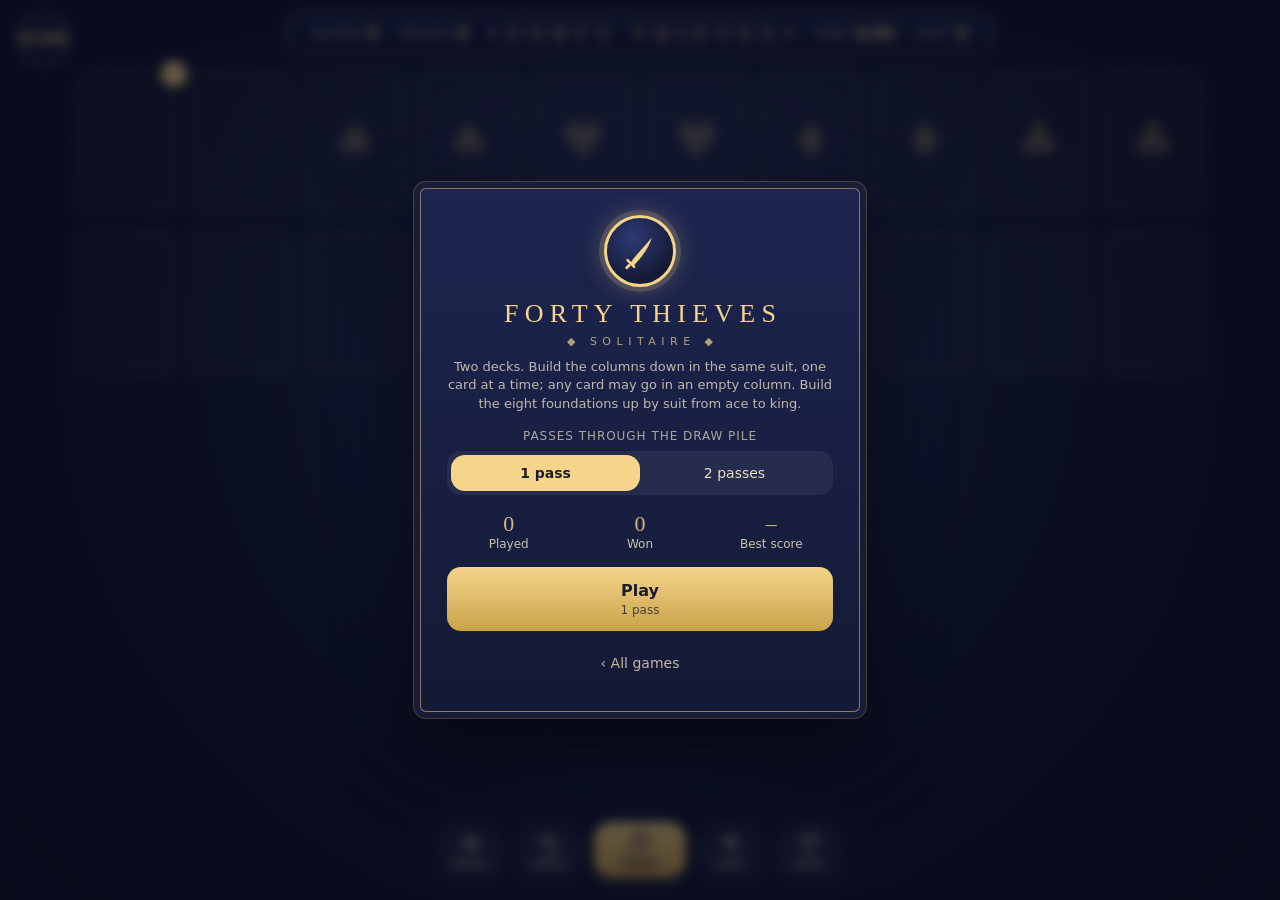
<file: forty.html>
<!doctype html>
<html lang="sv">
<head>
<meta charset="utf-8">
<meta name="viewport" content="width=device-width, initial-scale=1, maximum-scale=1, user-scalable=no, viewport-fit=cover">
<meta name="apple-mobile-web-app-capable" content="yes">
<meta name="mobile-web-app-capable" content="yes">
<meta name="apple-mobile-web-app-title" content="Solitaires">
<meta name="theme-color" content="#10152e">
<link rel="manifest" href="manifest.webmanifest">
<link rel="icon" href="icons/icon-192.png" type="image/png">
<link rel="apple-touch-icon" href="icons/apple-touch-icon.png">
<title>Forty Thieves Solitaire</title>
<link rel="stylesheet" href="cards.css">
<link rel="stylesheet" href="base.css">
<link rel="stylesheet" href="game.css">
<script src="i18n.js"></script>
<script src="cards.js"></script>
<script src="sounds.js"></script>
<script src="games.js"></script>
<script src="base.js"></script>
<script src="game.js"></script>
<style>
  @media (max-width:440px) {
    /* Fyrtio rövare är ett långt namn: Kvar döljs, antalet står redan på knappen Dra */
    .hud .r span:last-child { display:none; }
  }
</style>
</head>
<body>
<div class="remove-blur" aria-hidden="true"></div>
<div id="board">
  <div class="ring" id="ring"><span id="cleared">0/104</span></div>
  <div class="hud"><div class="l"><span><em data-i18n="score">Score</em><b id="score">0</b></span><span><em data-i18n="moves">Moves</em><b id="moves">0</b></span></div><div class="ttl"><span data-i18n="fortyThieves">Forty Thieves</span></div><div class="r"><span><em data-i18n="time">Time</em><b id="time">0:00</b></span><span><em data-i18n="left">Left</em><b id="left">0</b></span></div></div>
  <div class="slot stock" id="stock-slot"></div>
  <div class="slot" id="waste-slot"></div>
  <div class="slot found" id="f0">♠&#xFE0E;</div><div class="slot found" id="f1">♠&#xFE0E;</div><div class="slot found" id="f2">♥&#xFE0E;</div><div class="slot found" id="f3">♥&#xFE0E;</div>
  <div class="slot found" id="f4">♦&#xFE0E;</div><div class="slot found" id="f5">♦&#xFE0E;</div><div class="slot found" id="f6">♣&#xFE0E;</div><div class="slot found" id="f7">♣&#xFE0E;</div>
  <div class="slot" id="t0"></div><div class="slot" id="t1"></div><div class="slot" id="t2"></div><div class="slot" id="t3"></div><div class="slot" id="t4"></div>
  <div class="slot" id="t5"></div><div class="slot" id="t6"></div><div class="slot" id="t7"></div><div class="slot" id="t8"></div><div class="slot" id="t9"></div>
  <div class="badge" id="stock-n"></div>
</div>

<div class="overlay lobby" id="lobby"><div class="panel">
  <div class="medal"><svg viewBox="0 0 48 48" aria-hidden="true"></svg></div>
  <h2 data-i18n="fortyThieves">Forty Thieves</h2>
  <div class="orn">◆ Solitaire ◆</div>
  <p class="rules" data-i18n="ftRules">Two decks. Build the columns down in the same suit, one card at a time; any card may go in an empty column. Build the eight foundations up by suit from ace to king.</p>
  <div class="label" data-i18n="passesLabel">Passes through the draw pile</div>
  <div class="seg" data-key="passes"><button class="btn" data-v="1"></button><button class="btn" data-v="2"></button></div>
  <div class="statgrid"><div><b id="st-played">0</b><span data-i18n="played">Played</span></div><div><b id="st-won">0</b><span data-i18n="won">Won</span></div><div><b id="st-best">–</b><span data-i18n="bestScore">Best score</span></div></div>
  <button class="btn gold" id="l-resume"></button>
  <button class="btn gold" id="l-play"></button>
  <button class="btn link" id="l-home" data-i18n="allGames">‹ All games</button>
</div></div>

<script>
(() => {
  const t = I18N.t;
  I18N.apply();
  const $ = id => document.getElementById(id);
  const board = $('board');
  // Gemensamt för alla spel (game.js): lagring, startsidans inställningar, kortens plats, meddelanden och skakning.
  // INFO är spelets uppgifter i games.js: nivåer, nivånamn och lobbyns symbol.
  const { store, global, SPEED, UNDO, HINTS, FACE, BACK, fmt, btnText, place, instant, toast, shake, INFO, record, recordWin, begin, stats, flow } = Game.init(board, 'forty', { mid: 'draw', win: 'klonWin', lost: 'klonLost' });

  let st = null, hist = [], els = [], M = null, drag = null, finishing = false;
  let hintIdx = 0, hintTimer = 0;

  const save = () => st && store.set('forty.game', { st, hist });

  // Animationer, tips, ljud och kortens utseende är övergripande inställningar (startsidan). Antal varv är spelets eget.
  const SKEY = 'forty.settings';
  const settings = Object.assign({ passes: 1 }, store.get(SKEY) || {});

  // ---------- Regler ----------
  // Två kortlekar (104 kort). Tio kolumner (tab) med kort-id:n, alla uppvända. Kolumnerna byggs nedåt i samma färg,
  // och bara det översta kortet får flyttas. Vilket kort som helst får läggas i en tom kolumn.
  // Åtta grundhögar (found), två per färg: hög 2s och 2s + 1 tar färg s, från ess till kung.
  const NCARDS = 104;
  const rank = id => st.deck[id].r, suit = id => st.deck[id].s;
  const last = a => a[a.length - 1];
  const homed = () => st.found.reduce((n, f) => n + f.length, 0);
  const canTurn = () => !st.stock.length && st.waste.length > 0 && st.pass < st.passes;
  // Vilken grundhög tar kortet? -1 om ingen.
  const foundFor = id => [2 * suit(id), 2 * suit(id) + 1].find(f => st.found[f].length + 1 === rank(id)) ?? -1;
  const fitsOn = (id, below) => suit(below) === suit(id) && rank(below) === rank(id) + 1;
  const toTab = (id, c) => !st.tab[c].length || fitsOn(id, last(st.tab[c]));
  function where(id) {
    if (st.waste.length && last(st.waste) === id) return { from: 'waste' };
    for (let c = 0; c < 10; c++) if (st.tab[c].length && last(st.tab[c]) === id) return { from: 'tab', c };
    return null;
  }
  // Drag som för spelet framåt. Ett kort som redan ligger på ett kort det passar på flyttas inte i onödan,
  // och inte heller det enda kortet i en kolumn till en tom kolumn.
  function findMoves() {
    const res = [], w = last(st.waste);
    st.tab.forEach(col => { if (col.length && foundFor(last(col)) >= 0) res.push({ id: last(col), to: 'found', pri: 3 }); });
    if (w !== undefined && foundFor(w) >= 0) res.push({ id: w, to: 'found', pri: 3 });
    if (w !== undefined) for (let d = 0; d < 10; d++) if (st.tab[d].length && toTab(w, d)) { res.push({ id: w, to: d, pri: 2 }); break; }
    st.tab.forEach((col, c) => {
      if (!col.length) return;
      const id = last(col), k = col.length - 1;
      if (k > 0 && fitsOn(id, col[k - 1]) && foundFor(col[k - 1]) < 0) return;   // ligger rätt, och kortet under kan inte läggas upp
      for (let d = 0; d < 10; d++) if (d !== c && toTab(id, d) && (st.tab[d].length || k > 0)) res.push({ id, to: d, pri: st.tab[d].length ? 1 : 0 });
    });
    if (w !== undefined && !res.some(m => m.id === w)) { const d = st.tab.findIndex(col => !col.length); if (d >= 0) res.push({ id: w, to: d, pri: 0 }); }
    return res.sort((a, b) => b.pri - a.pri);
  }

  // ---------- Spelflöde ----------
  // Spelets nivå och nivån som är vald i lobbyn. Ett orört spel på vald nivå läggs inte om när man trycker Spela.
  const curLevel = () => String(st.passes), wantLevel = () => String(+settings.passes);
  const untouched = () => st && !st.won && !st.moves && curLevel() === wantLevel();
  function newGame() {
    if (st && !st.won && st.moves > 0) record(curLevel(), st, false);   // ett ej klarat spel hamnar också på topplistan
    const passes = +settings.passes;
    const deck = [];
    for (let d = 0; d < 2; d++) for (let s = 0; s < 4; s++) for (let r = 1; r <= 13; r++) deck.push({ s, r });
    const ids = deck.map((_, i) => i);
    for (let i = ids.length - 1; i > 0; i--) { const j = Math.floor(Math.random() * (i + 1)); [ids[i], ids[j]] = [ids[j], ids[i]]; }
    const tab = [...Array(10)].map(() => ids.splice(0, 4));
    st = { deck, tab, found: [...Array(8)].map(() => []), stock: ids, waste: [], score: 0, moves: 0, time: 0, pass: 1, passes, won: false, counted: false, id: Date.now() };
    hist = []; finishing = false; clearHint(); buildCards();
    instant(() => els.forEach(e => { place(e, M.sx, M.sy); e.className = 'card'; }));
    // Korten delas ut rad för rad, som vid ett riktigt bord
    const delay = {};
    let n = 0;
    for (let k = 0; k < 4; k++) for (let c = 0; c < 10; c++) delay[tab[c][k]] = n++ * 26;
    render({ delay }); save();
  }
  function snapshot() { return JSON.stringify({ tab: st.tab, found: st.found, stock: st.stock, waste: st.waste, score: st.score, pass: st.pass }); }
  function pushHist() { if (!UNDO) return; hist.push(snapshot()); if (hist.length > UNDO) hist.shift(); }
  function after(anim) {
    begin(curLevel(), st);   // första draget: spelet räknas som spelat
    clearHint(); render(anim); save();
    if (homed() === NCARDS && !st.won) win();
    else if (canFinish()) autoFinish();
    else if (stuck()) setTimeout(() => {
      if (!st || st.won || !stuck()) return;
      record(curLevel(), st, false);   // det förlorade spelet läggs på topplistan direkt
      showLost();
    }, 700);
  }
  // Spelet är slut först när draghögen är tom (som när man lägger patiens för hand: man drar alla kort först),
  // inget drag för spelet framåt finns, och inget kort i kasthögen hjälper om den får vändas igen.
  function stuck() {
    if (st.won || finishing || st.stock.length || findMoves().length) return false;
    const later = canTurn() ? st.waste : [];
    return !later.some(id => foundFor(id) >= 0 || [...Array(10).keys()].some(d => toTab(id, d)));
  }
  // Flytta det översta kortet. Till grundhög +10, från kasthögen till kolumn +5.
  function move(id, to) {
    const w = where(id);
    pushHist();
    if (w.from === 'waste') st.waste.pop(); else st.tab[w.c].pop();
    if (to === 'found') { st.found[foundFor(id)].push(id); st.score += 10; }
    else { st.tab[to].push(id); if (w.from === 'waste') st.score += 5; }
    st.moves++;
    after({ vol: MOVE_VOL });
  }
  // Dra ett kort från draghögen, eller vänd kasthögen till en ny draghög om det finns varv kvar
  function draw() {
    if (drag || !st || st.won || finishing) return;
    if (st.stock.length) { pushHist(); st.waste.push(st.stock.pop()); }
    else if (canTurn()) { pushHist(); st.stock = st.waste.reverse(); st.waste = []; st.pass++; }
    else return;
    st.moves++;
    after({ vol: .6 });
  }
  function undo() {
    if (!UNDO) { toast(t('toastUndoOff')); return; }
    if (drag || !hist.length || st.won || finishing) return;
    const moves = st.moves;
    Object.assign(st, JSON.parse(hist.pop()));
    st.moves = moves + 1;
    after({ vol: MOVE_VOL });
  }
  // När draghögen och kasthögen är tomma och varje kolumn ligger i fallande ordning är spelet avgjort:
  // det minsta kvarvarande kortet ligger alltid överst. Korten läggs då upp av sig själva.
  const canFinish = () => !st.won && !st.stock.length && !st.waste.length && st.tab.every(col => col.every((id, k) => k === 0 || rank(id) < rank(col[k - 1])));
  function autoFinish() {
    if (finishing) return;
    finishing = true;
    const game = st;
    const step = () => {
      if (st !== game) return;   // ett nytt spel har startat
      if (st.won) { finishing = false; return; }
      if (ui.paused()) { setTimeout(step, 300); return; }   // vänta medan lobbyn eller en dialog är öppen
      const cs = [...Array(10).keys()].filter(c => st.tab[c].length && foundFor(last(st.tab[c])) >= 0);
      if (!cs.length) { finishing = false; return; }
      const c = cs.sort((a, b) => rank(last(st.tab[a])) - rank(last(st.tab[b])))[0], id = st.tab[c].pop();
      st.found[foundFor(id)].push(id); st.score += 10; st.moves++;
      render({ vol: MOVE_VOL }); save();
      if (homed() === NCARDS) { finishing = false; win(); } else setTimeout(step, 90 * Math.max(SPEED, .3));
    };
    setTimeout(step, 300);
  }
  function win() {
    st.won = true; save(); updateHud();
    recordWin(curLevel(), st);   // topplistan och statistiken
    setTimeout(() => { $('win-text').textContent = t('winStats', { score: st.score, moves: st.moves, time: fmt(st.time) }); open('win'); }, 900);
  }
  // Tryck på ett kort: det går helst till en grundhög, annars till en kolumn där det passar, och sist till en tom kolumn
  function best(id) {
    const w = where(id);
    if (foundFor(id) >= 0) return 'found';
    const cols = [...Array(10).keys()].filter(d => !(w.from === 'tab' && d === w.c) && toTab(id, d));
    const full = cols.find(d => st.tab[d].length);
    if (full !== undefined) return full;
    if (cols.length && !(w.from === 'tab' && st.tab[w.c].length === 1)) return cols[0];
    return null;
  }

  // ---------- Tips ----------
  function hint() {
    if (!HINTS) { toast(t('toastHintsOff')); return; }
    if (!st || st.won) return;
    clearHintMarks();
    const moves = findMoves();
    if (!moves.length) {
      if (st.stock.length || canTurn()) {
        const b = $('b-draw'); b.classList.remove('pulse'); void b.offsetWidth; b.classList.add('pulse');
        toast(t(st.stock.length ? 'toastNoMoveDraw' : 'toastNoPairsTurn'));
      } else toast(t('toastNoMoves'));
      return;
    }
    const m = moves[hintIdx++ % moves.length];
    els[m.id].classList.add('hint');
    targetEl(m.to, m.id).classList.add('hint');
    hintTimer = setTimeout(clearHintMarks, 1600);
  }
  function clearHintMarks() { clearTimeout(hintTimer); board.querySelectorAll('.hint').forEach(e => e.classList.remove('hint')); }
  function clearHint() { hintIdx = 0; clearHintMarks(); }

  // ---------- Layout & rendering ----------
  function buildCards() {
    els.forEach(e => e.remove());
    els = st.deck.map((c, id) => {
      const e = document.createElement('div');
      e.className = 'card'; e.dataset.id = id;
      e.innerHTML = CardFaces.html(c, FACE);
      board.appendChild(e);
      return e;
    });
  }
  const put = (e, x, y) => { e.style.left = x + 'px'; e.style.top = y + 'px'; };
  const UP = .26;   // hur mycket av ett kort som syns i en kolumn
  function layout() {
    const W = board.clientWidth, H = board.clientHeight, br = board.getBoundingClientRect();
    // På en smal telefon ligger ringen under banderollen, och då börjar korten under ringen
    const hudB = document.querySelector('.hud').getBoundingClientRect().bottom - br.top + 16;
    const T = W <= 640 ? Math.max(hudB, $('ring').getBoundingClientRect().bottom - br.top + 10) : hudB;
    const B = document.querySelector('.dock').getBoundingClientRect().top - br.top - 12;
    const land = W > H, gapR = land ? .14 : .1;
    // Översta raden har tio platser rakt över kolumnerna: draghög, kasthög och de åtta grundhögarna
    const cw = Math.min((W - (land ? 140 : 20)) / (10 + 9 * gapR), (B - T) / (1.4 * 3.4), 100);
    const ch = cw * 1.4, gap = cw * gapR, colsW = 10 * cw + 9 * gap, x0 = W / 2 - colsW / 2;
    const xs = [...Array(10)].map((_, c) => x0 + c * (cw + gap));
    const ty = T + ch + Math.max(14, cw * .22);
    M = { W, H, cw, ch, xs, top: T, ty, bottom: B, sx: xs[0], sy: T, wx: xs[1], wy: T };
    board.style.setProperty('--cw', cw + 'px');
    board.style.setProperty('--ch', ch + 'px');
    put($('stock-slot'), xs[0], T); put($('waste-slot'), xs[1], T);
    for (let f = 0; f < 8; f++) put($('f' + f), xs[2 + f], T);
    for (let c = 0; c < 10; c++) put($('t' + c), xs[c], ty);
    put($('stock-n'), xs[0] + cw - 16, T - 10);
  }
  // Avstånden i en kolumn. Får inte alla kort plats ovanför dockan trycks de ihop.
  function step(col) {
    const need = Math.max(0, col.length - 1) * UP * M.ch, room = M.bottom - M.ty - M.ch;
    return UP * M.ch * (need > room ? room / need : 1);
  }
  const MOVE_VOL = .4;   // spelarens egna flyttar (och ångra) låter svagare än utdelningen
  function render(anim = {}) {
    const delay = anim.delay || {};
    const quiet = board.classList.contains('noanim');
    const set = (id, x, y, z, cls) => {
      const e = els[id];
      // Ett kort som flyttas låter när det landar: efter sin fördröjning och ca 60 % av rörelsen
      if (!quiet && (Math.abs(e._x - x) > 8 || Math.abs(e._y - y) > 8))
        CardSounds.place(((delay[id] || 0) + 180) * SPEED, anim.vol ?? 1);
      // Skriv bara det som har ändrats, så att webbläsaren inte behöver räkna om kort som ligger still
      const zs = String(z), dl = (delay[id] || 0) * SPEED + 'ms';
      if (e._x !== x || e._y !== y) place(e, x, y);
      if (e.style.zIndex !== zs) e.style.zIndex = zs;
      if (e.className !== cls) e.className = cls;
      if (e.style.transitionDelay !== dl) e.style.transitionDelay = dl;
    };
    st.stock.forEach((id, j) => set(id, M.sx, M.sy, 10 + j, 'card'));
    st.waste.forEach((id, j) => set(id, M.wx, M.wy, 100 + j, 'card up'));
    st.found.forEach((f, i) => f.forEach((id, j) => set(id, M.xs[2 + i], M.top, 100 + j, 'card up')));
    st.tab.forEach((col, c) => { const dy = step(col); col.forEach((id, k) => set(id, M.xs[c], M.ty + k * dy, 200 + k, 'card up')); });
    updateHud();
  }
  function updateHud() {
    $('score').textContent = st.score;
    $('moves').textContent = st.moves;
    $('time').textContent = fmt(st.time);
    $('left').textContent = st.stock.length;
    const c = homed();
    $('cleared').textContent = c + '/' + NCARDS;
    $('ring').style.setProperty('--p', c / NCARDS * 100);
    const turn = canTurn();
    $('stock-n').textContent = st.stock.length;
    $('stock-n').style.display = st.stock.length ? '' : 'none';
    $('stock-slot').textContent = turn ? '↻' : '';
    $('stock-slot').classList.toggle('empty', !st.stock.length && !turn);
    $('draw-lbl').textContent = st.stock.length ? t('draw', st.stock.length) : t('turn');
    $('b-draw').disabled = st.won || (!st.stock.length && !turn);
    $('b-undo').disabled = UNDO > 0 && (!hist.length || st.won);
  }

  // ---------- Touch / mus ----------
  // Tryck på ett kort så flyttas det dit det passar bäst, eller dra det dit du vill. Tryck på draghögen för att dra ett kort.
  const clearTarget = () => board.querySelectorAll('.target').forEach(e => e.classList.remove('target'));
  // Var släpps kortet? En grundhög om kortet ligger över översta raden, annars kolumnen under kortets mitt.
  function dropAt(g) {
    const r = g.el.getBoundingClientRect(), br = board.getBoundingClientRect();
    const cx = r.left - br.left + r.width / 2, cy = r.top - br.top + r.height / 2;
    if (cy < M.top + M.ch * 1.1) {
      const f = foundFor(g.id);
      return f >= 0 && cx > M.xs[2] - M.cw * .5 ? 'found' : null;
    }
    let bestC = null, dist = Infinity;
    for (let c = 0; c < 10; c++) {
      const d = Math.abs(cx - (M.xs[c] + M.cw / 2));
      if (d < dist && d < M.cw * .9 && toTab(g.id, c)) { dist = d; bestC = c; }
    }
    return bestC;
  }
  const targetEl = (to, id) => to === 'found' ? $('f' + foundFor(id)) : st.tab[to].length ? els[last(st.tab[to])] : $('t' + to);
  board.addEventListener('pointerdown', e => {
    if (drag || !st || st.won || finishing) return;
    if (relayout()) return;   // skärmen har vridits utan att vi märkt det: rätta layouten först
    const el = e.target.closest('.card');
    if (e.target.closest('#stock-slot') || (el && st.stock.includes(+el.dataset.id))) { draw(); return; }
    if (!el) return;
    const id = +el.dataset.id;
    if (!where(id)) { if (!st.found.some(f => f.includes(id))) shake([el]); return; }
    drag = { id, el, pid: e.pointerId, x0: e.clientX, y0: e.clientY, dx: 0, dy: 0, moving: false };
  });
  window.addEventListener('pointermove', e => {
    if (!drag || e.pointerId !== drag.pid) return;
    drag.dx = e.clientX - drag.x0; drag.dy = e.clientY - drag.y0;
    if (!drag.moving && Math.hypot(drag.dx, drag.dy) < 8) return;
    if (!drag.moving) { drag.moving = true; drag.el.classList.add('dragging'); drag.el.style.zIndex = 5000; clearHintMarks(); }
    drag.el.style.translate = `${drag.el._x + drag.dx}px ${drag.el._y + drag.dy}px`;
    clearTarget();
    const to = dropAt(drag);
    if (to !== null) targetEl(to, drag.id).classList.add('target');
  });
  function endDrag(e, cancel) {
    if (!drag || e.pointerId !== drag.pid) return;
    const g = drag; drag = null; clearTarget();
    if (g.moving) {
      const to = cancel ? null : dropAt(g);
      // Flytta in fingrets förskjutning i kortets plats innan animationen, så att den startar där kortet släpptes (som i Spider).
      // Klassen dragging (ingen animation) får sitta kvar tills render() sätter om klassen.
      place(g.el, g.el._x + g.dx, g.el._y + g.dy);
      void board.offsetWidth;
      if (to !== null) move(g.id, to); else render({ vol: MOVE_VOL });
    } else if (!cancel) {
      const to = best(g.id);
      if (to !== null) move(g.id, to); else shake([g.el]);
    }
    setTimeout(relayout, 400);   // om skärmen vreds under draget
  }
  window.addEventListener('pointerup', e => endDrag(e, false));
  window.addEventListener('pointercancel', e => endDrag(e, true));

  // ---------- Knappar & dialoger ----------
  document.querySelectorAll('#lobby [data-key=passes] .btn').forEach(b => b.textContent = t('passes', +b.dataset.v));
  // Menyn, dialogerna och knapparna (game.js)
  const ui = flow({ game: () => st, newGame, undo, hint, draw, stuck, untouched, save, settings, SKEY, parse: v => +v, curLevel, wantLevel, changeSub: 'ftChangeSub' });
  const { open, showLobby, showLost } = ui;

  // Räkna om layouten när skärmen ändrar storlek (game.js lyssnar efter vridning och storleksändring)
  function relayout() {
    if (drag || !M || (M.W === board.clientWidth && M.H === board.clientHeight)) return false;
    layout(); if (st) instant(() => render());
    return true;
  }
  // Tidtagning, sparande när appen stängs, omräkning vid vridning och offline-stöd (game.js)
  Game.watch({ board, game: () => st, paused: () => ui.paused(), save, relayout });

  // ---------- Start ----------
  layout();
  const saved = store.get('forty.game');
  if (saved && saved.st && saved.st.deck && saved.st.deck.length === NCARDS && saved.st.tab && !saved.st.won) {
    st = saved.st; hist = UNDO ? (saved.hist || []).slice(-UNDO) : [];
    buildCards();
    instant(() => render());
    if (canFinish()) autoFinish();
  }
  showLobby();
})();
</script>
</body>
</html>
</file>
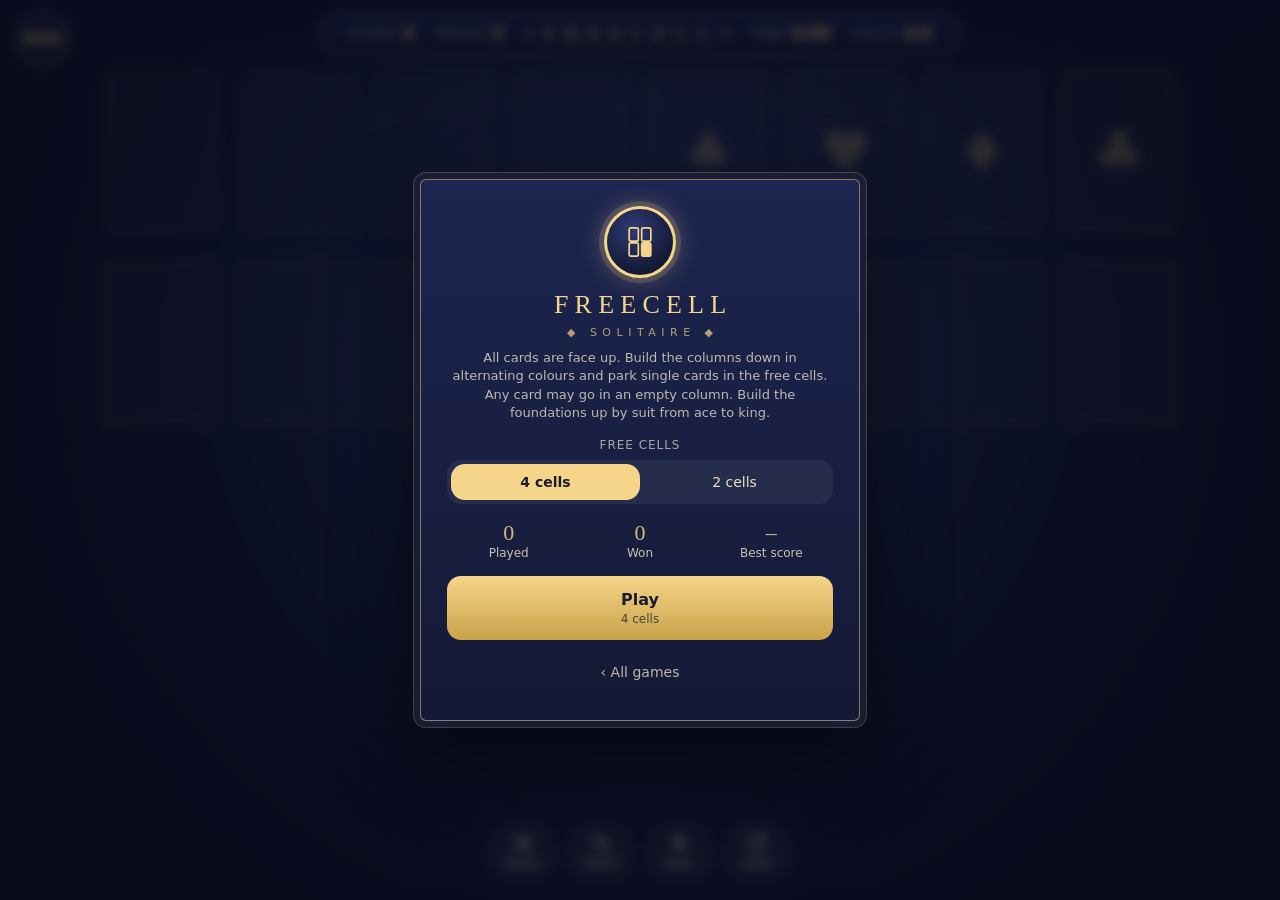
<file: freecell.html>
<!doctype html>
<html lang="sv">
<head>
<meta charset="utf-8">
<meta name="viewport" content="width=device-width, initial-scale=1, maximum-scale=1, user-scalable=no, viewport-fit=cover">
<meta name="apple-mobile-web-app-capable" content="yes">
<meta name="mobile-web-app-capable" content="yes">
<meta name="apple-mobile-web-app-title" content="Solitaires">
<meta name="theme-color" content="#10152e">
<link rel="manifest" href="manifest.webmanifest">
<link rel="icon" href="icons/icon-192.png" type="image/png">
<link rel="apple-touch-icon" href="icons/apple-touch-icon.png">
<title>FreeCell Solitaire</title>
<link rel="stylesheet" href="cards.css">
<link rel="stylesheet" href="base.css">
<link rel="stylesheet" href="game.css">
<script src="i18n.js"></script>
<script src="cards.js"></script>
<script src="sounds.js"></script>
<script src="games.js"></script>
<script src="base.js"></script>
<script src="game.js"></script>
<style>
  .slot.cell { border-style:dashed; }
  .slot.off { display:none; }
</style>
</head>
<body>
<div class="remove-blur" aria-hidden="true"></div>
<div id="board">
  <div class="ring" id="ring"><span id="cleared">0/52</span></div>
  <div class="hud"><div class="l"><span><em data-i18n="score">Score</em><b id="score">0</b></span><span><em data-i18n="moves">Moves</em><b id="moves">0</b></span></div><div class="ttl"><span data-i18n="freecell">FreeCell</span></div><div class="r"><span><em data-i18n="time">Time</em><b id="time">0:00</b></span><span><em data-i18n="cellsHud">Cells</em><b id="cells">4/4</b></span></div></div>
  <div class="slot cell" id="c0"></div><div class="slot cell" id="c1"></div><div class="slot cell" id="c2"></div><div class="slot cell" id="c3"></div>
  <div class="slot found" id="f0">♠&#xFE0E;</div><div class="slot found" id="f1">♥&#xFE0E;</div><div class="slot found" id="f2">♦&#xFE0E;</div><div class="slot found" id="f3">♣&#xFE0E;</div>
  <div class="slot" id="t0"></div><div class="slot" id="t1"></div><div class="slot" id="t2"></div><div class="slot" id="t3"></div><div class="slot" id="t4"></div><div class="slot" id="t5"></div><div class="slot" id="t6"></div><div class="slot" id="t7"></div>
</div>

<div class="overlay lobby" id="lobby"><div class="panel">
  <div class="medal"><svg viewBox="0 0 48 48" aria-hidden="true"></svg></div>
  <h2 data-i18n="freecell">FreeCell</h2>
  <div class="orn">◆ Solitaire ◆</div>
  <p class="rules" data-i18n="fcRules">All cards are face up. Build the columns down in alternating colours and use the free cells to park single cards. Build the foundations up by suit from ace to king.</p>
  <div class="label" data-i18n="cellsLabel">Free cells</div>
  <div class="seg" data-key="cells"><button class="btn" data-v="4"></button><button class="btn" data-v="2"></button></div>
  <div class="statgrid"><div><b id="st-played">0</b><span data-i18n="played">Played</span></div><div><b id="st-won">0</b><span data-i18n="won">Won</span></div><div><b id="st-best">–</b><span data-i18n="bestScore">Best score</span></div></div>
  <button class="btn gold" id="l-resume"></button>
  <button class="btn gold" id="l-play"></button>
  <button class="btn link" id="l-home" data-i18n="allGames">‹ All games</button>
</div></div>

<script>
(() => {
  const t = I18N.t;
  I18N.apply();
  const $ = id => document.getElementById(id);
  const board = $('board');
  // Gemensamt för alla spel (game.js): lagring, startsidans inställningar, kortens plats, meddelanden och skakning.
  // INFO är spelets uppgifter i games.js: nivåer, nivånamn och lobbyns symbol.
  const { store, global, SPEED, UNDO, HINTS, FACE, BACK, fmt, btnText, place, instant, toast, shake, INFO, record, recordWin, begin, stats, flow } = Game.init(board, 'freecell', { win: 'klonWin', lost: 'fcLost' });

  let st = null, hist = [], els = [], M = null, drag = null, finishing = false;
  let hintIdx = 0, hintTimer = 0;

  const save = () => st && store.set('freecell.game', { st, hist });

  // Animationer, tips, ljud och kortens utseende är övergripande inställningar (startsidan). Antal celler är FreeCells eget.
  const SKEY = 'freecell.settings';
  const settings = Object.assign({ cells: 4 }, store.get(SKEY) || {});

  // ---------- Regler ----------
  // Åtta kolumner (tab) med kort-id:n, alla uppvända. Kolumnerna byggs nedåt i omväxlande röd och svart, och vilket kort
  // som helst får läggas i en tom kolumn. De fria cellerna (cells) rymmer ett kort var. Fyra grundhögar (found), en per färg.
  const rank = id => st.deck[id].r, suit = id => st.deck[id].s;
  const red = id => suit(id) === 1 || suit(id) === 2;
  const last = a => a[a.length - 1];
  const homed = () => st.found.reduce((n, f) => n + f.length, 0);
  const toFound = id => rank(id) === st.found[suit(id)].length + 1;
  const fitsOn = (id, below) => red(below) !== red(id) && rank(below) === rank(id) + 1;
  const toTab = (id, c) => !st.tab[c].length || fitsOn(id, last(st.tab[c]));
  const freeCells = () => st.cells.filter(x => x === null).length;
  const emptyCols = (except = -1) => st.tab.filter((col, c) => !col.length && c !== except).length;
  // Hur många kort som får flyttas på en gång: en serie flyttas i praktiken kort för kort via lediga celler och tomma kolumner
  const maxMove = to => (freeCells() + 1) * 2 ** emptyCols(to);
  // Var ligger kortet, och vilka kort följer med? Från en kolumn följer korten ovanpå med, om de bildar en ordnad serie.
  function where(id) {
    const ci = st.cells.indexOf(id);
    if (ci >= 0) return { from: 'cell', i: ci, ids: [id] };
    for (let s = 0; s < 4; s++) if (st.found[s].length && last(st.found[s]) === id) return null;
    for (let c = 0; c < 8; c++) {
      const k = st.tab[c].indexOf(id);
      if (k < 0) continue;
      const ids = st.tab[c].slice(k);
      for (let i = 1; i < ids.length; i++) if (!fitsOn(ids[i], ids[i - 1])) return null;
      return { from: 'tab', c, k, ids };
    }
    return null;
  }
  const canMove = (ids, to) => to === 'found' ? ids.length === 1 && toFound(ids[0])
    : typeof to === 'string' ? ids.length === 1 && st.cells[+to.slice(1)] === null && +to.slice(1) < st.ncells
    : toTab(ids[0], to) && ids.length <= maxMove(to);
  // Drag som för spelet framåt (för tips och för att se om spelet har kört fast)
  function findMoves() {
    const res = [];
    const tops = st.tab.map(col => last(col)).filter(x => x !== undefined).concat(st.cells.filter(x => x !== null));
    tops.forEach(id => { if (toFound(id)) res.push({ ids: [id], to: 'found', pri: 4 }); });
    st.cells.forEach(id => { if (id !== null) for (let d = 0; d < 8; d++) if (st.tab[d].length && toTab(id, d)) { res.push({ ids: [id], to: d, pri: 3 }); break; } });
    for (let c = 0; c < 8; c++) {
      const col = st.tab[c];
      for (let k = col.length - 1; k >= 0; k--) {
        const w = where(col[k]);
        if (!w) break;
        // En serie som redan ligger på ett kort den passar på flyttas inte i onödan (om inte kortet under då kan läggas upp),
        // och en hel kolumn inte till en tom kolumn
        const settled = k > 0 && fitsOn(col[k], col[k - 1]) && !toFound(col[k - 1]);
        for (let d = 0; d < 8; d++) if (d !== c && !settled && canMove(w.ids, d) && (st.tab[d].length || k > 0))
          res.push({ ids: w.ids, to: d, pri: st.tab[d].length ? 2 : 1 });
      }
    }
    const free = st.cells.indexOf(null);
    if (free >= 0 && free < st.ncells) st.tab.forEach(col => { if (col.length > 1) res.push({ ids: [last(col)], to: 'c' + free, pri: 0 }); });
    return res.sort((a, b) => b.pri - a.pri);
  }

  // ---------- Spelflöde ----------
  // Spelets nivå och nivån som är vald i lobbyn. Ett orört spel på vald nivå läggs inte om när man trycker Spela.
  const curLevel = () => String(st.ncells), wantLevel = () => String(+settings.cells);
  const untouched = () => st && !st.won && !st.moves && curLevel() === wantLevel();
  function newGame() {
    if (st && !st.won && st.moves > 0) record(curLevel(), st, false);   // ett ej klarat spel hamnar också på topplistan
    const ncells = +settings.cells;
    const deck = [];
    for (let s = 0; s < 4; s++) for (let r = 1; r <= 13; r++) deck.push({ s, r });
    const ids = deck.map((_, i) => i);
    for (let i = ids.length - 1; i > 0; i--) { const j = Math.floor(Math.random() * (i + 1)); [ids[i], ids[j]] = [ids[j], ids[i]]; }
    // Korten delas ut rad för rad över de åtta kolumnerna: de fyra första får sju kort, de andra sex
    const tab = [...Array(8)].map(() => []);
    ids.forEach((id, i) => tab[i % 8].push(id));
    st = { deck, tab, cells: [null, null, null, null], found: [[], [], [], []], ncells, score: 0, moves: 0, time: 0, won: false, counted: false, id: Date.now() };
    hist = []; finishing = false; clearHint(); buildCards();
    instant(() => els.forEach(e => { place(e, (M.W / 2 - M.cw / 2), (M.H + 40)); e.className = 'card up'; }));
    const delay = {};
    ids.forEach((id, i) => delay[id] = i * 22);
    render({ delay }); save();
  }
  function snapshot() { return JSON.stringify({ tab: st.tab, cells: st.cells, found: st.found, score: st.score }); }
  function pushHist() { if (!UNDO) return; hist.push(snapshot()); if (hist.length > UNDO) hist.shift(); }
  function after(anim) {
    begin(curLevel(), st);   // första draget: spelet räknas som spelat
    clearHint(); render(anim); save();
    if (homed() === 52 && !st.won) win();
    else if (canFinish()) autoFinish();
    else if (stuck()) setTimeout(() => {
      if (!st || st.won || !stuck()) return;
      record(curLevel(), st, false);   // det förlorade spelet läggs på topplistan direkt
      showLost();
    }, 700);
  }
  const stuck = () => !st.won && !finishing && !findMoves().length;
  // Flytta kort. Kort till grundhög ger 10 poäng.
  function move(ids, to) {
    const w = where(ids[0]);
    pushHist();
    if (w.from === 'cell') st.cells[w.i] = null; else st.tab[w.c].splice(w.k);
    if (to === 'found') { st.found[suit(ids[0])].push(ids[0]); st.score += 10; }
    else if (typeof to === 'string') st.cells[+to.slice(1)] = ids[0];
    else st.tab[to].push(...ids);
    st.moves++;
    after({ vol: MOVE_VOL, delay: Object.fromEntries(ids.map((id, i) => [id, i * 40])) });
  }
  function undo() {
    if (!UNDO) { toast(t('toastUndoOff')); return; }
    if (drag || !hist.length || st.won || finishing) return;
    const moves = st.moves;
    Object.assign(st, JSON.parse(hist.pop()));
    st.moves = moves + 1;
    after({ vol: MOVE_VOL });
  }
  // När varje kolumn ligger i fallande ordning (inget större kort ovanpå ett mindre) är spelet avgjort:
  // det minsta kvarvarande kortet ligger alltid överst och kan läggas upp. Korten läggs då upp av sig själva.
  const canFinish = () => !st.won && st.tab.every(col => col.every((id, k) => k === 0 || rank(id) < rank(col[k - 1])));
  function autoFinish() {
    if (finishing) return;
    finishing = true;
    const game = st;
    const step = () => {
      if (st !== game) return;   // ett nytt spel har startat
      if (st.won) { finishing = false; return; }
      if (ui.paused()) { setTimeout(step, 300); return; }   // vänta medan lobbyn eller en dialog är öppen
      const tops = st.tab.map(col => last(col)).filter(x => x !== undefined).concat(st.cells.filter(x => x !== null)).filter(toFound);
      if (!tops.length) { finishing = false; return; }
      const id = tops.sort((a, b) => rank(a) - rank(b))[0], w = where(id);
      if (w.from === 'cell') st.cells[w.i] = null; else st.tab[w.c].pop();
      st.found[suit(id)].push(id); st.score += 10; st.moves++;
      render({ vol: MOVE_VOL }); save();
      if (homed() === 52) { finishing = false; win(); } else setTimeout(step, 110 * Math.max(SPEED, .3));
    };
    setTimeout(step, 300);
  }
  function win() {
    st.won = true; save(); updateHud();
    recordWin(curLevel(), st);   // topplistan och statistiken
    setTimeout(() => { $('win-text').textContent = t('winStats', { score: st.score, moves: st.moves, time: fmt(st.time) }); open('win'); }, 900);
  }
  // Tryck på ett kort: ett enskilt kort går helst till sin grundhög, annars flyttas kortet (eller serien) till en kolumn
  // med kort i, sedan till en tom kolumn, och ett enskilt kort sist till en ledig cell.
  function best(ids) {
    const w = where(ids[0]);
    if (ids.length === 1 && toFound(ids[0])) return 'found';
    const cols = [...Array(8).keys()].filter(d => !(w.from === 'tab' && d === w.c) && canMove(ids, d));
    const full = cols.find(d => st.tab[d].length);
    if (full !== undefined) return full;
    if (cols.length && !(w.from === 'tab' && w.k === 0)) return cols[0];
    const free = st.cells.indexOf(null);
    if (ids.length === 1 && w.from === 'tab' && free >= 0 && free < st.ncells) return 'c' + free;
    return null;
  }

  // ---------- Tips ----------
  function hint() {
    if (!HINTS) { toast(t('toastHintsOff')); return; }
    if (!st || st.won) return;
    clearHintMarks();
    const moves = findMoves();
    if (!moves.length) { toast(t('toastNoMoves')); return; }
    const m = moves[hintIdx++ % moves.length];
    m.ids.forEach(id => els[id].classList.add('hint'));
    targetEl(m.to, m.ids[0]).classList.add('hint');
    hintTimer = setTimeout(clearHintMarks, 1600);
  }
  function clearHintMarks() { clearTimeout(hintTimer); board.querySelectorAll('.hint').forEach(e => e.classList.remove('hint')); }
  function clearHint() { hintIdx = 0; clearHintMarks(); }

  // ---------- Layout & rendering ----------
  function buildCards() {
    els.forEach(e => e.remove());
    els = st.deck.map((c, id) => {
      const e = document.createElement('div');
      e.className = 'card up'; e.dataset.id = id;
      e.innerHTML = CardFaces.html(c, FACE);
      board.appendChild(e);
      return e;
    });
  }
  const put = (e, x, y) => { e.style.left = x + 'px'; e.style.top = y + 'px'; };
  const UP = .26;   // hur mycket av ett kort som syns i en kolumn
  function layout() {
    const W = board.clientWidth, H = board.clientHeight, br = board.getBoundingClientRect();
    // På en smal telefon ligger ringen under banderollen, och då börjar korten under ringen
    const hudB = document.querySelector('.hud').getBoundingClientRect().bottom - br.top + 16;
    const T = W <= 640 ? Math.max(hudB, $('ring').getBoundingClientRect().bottom - br.top + 10) : hudB;
    const B = document.querySelector('.dock').getBoundingClientRect().top - br.top - 12;
    const land = W > H, gapR = land ? .18 : .12;
    // Överst de fria cellerna till vänster och grundhögarna till höger, i samma åtta spalter som kolumnerna under
    const cw = Math.min((W - (land ? 160 : 24)) / (8 + 7 * gapR), (B - T) / (1.4 * 3.6), 116);
    const ch = cw * 1.4, gap = cw * gapR, colsW = 8 * cw + 7 * gap, x0 = W / 2 - colsW / 2;
    const xs = [...Array(8)].map((_, c) => x0 + c * (cw + gap));
    const ty = T + ch + Math.max(16, cw * .25);
    M = { W, H, cw, ch, xs, top: T, ty, bottom: B };
    board.style.setProperty('--cw', cw + 'px');
    board.style.setProperty('--ch', ch + 'px');
    for (let i = 0; i < 4; i++) put($('c' + i), xs[i], T);
    for (let s = 0; s < 4; s++) put($('f' + s), xs[4 + s], T);
    for (let c = 0; c < 8; c++) put($('t' + c), xs[c], ty);
  }
  // Avstånden i en kolumn. Får inte alla kort plats ovanför dockan trycks de ihop.
  function step(col) {
    const need = Math.max(0, col.length - 1) * UP * M.ch, room = M.bottom - M.ty - M.ch;
    return UP * M.ch * (need > room ? room / need : 1);
  }
  const MOVE_VOL = .4;   // spelarens egna flyttar (och ångra) låter svagare än utdelningen
  function render(anim = {}) {
    const delay = anim.delay || {};
    const quiet = board.classList.contains('noanim');
    const set = (id, x, y, z, cls) => {
      const e = els[id];
      // Ett kort som flyttas låter när det landar: efter sin fördröjning och ca 60 % av rörelsen
      if (!quiet && (Math.abs(e._x - x) > 8 || Math.abs(e._y - y) > 8))
        CardSounds.place(((delay[id] || 0) + 180) * SPEED, anim.vol ?? 1);
      // Skriv bara det som har ändrats, så att webbläsaren inte behöver räkna om kort som ligger still
      const zs = String(z), dl = (delay[id] || 0) * SPEED + 'ms';
      if (e._x !== x || e._y !== y) place(e, x, y);
      if (e.style.zIndex !== zs) e.style.zIndex = zs;
      if (e.className !== cls) e.className = cls;
      if (e.style.transitionDelay !== dl) e.style.transitionDelay = dl;
    };
    for (let i = 0; i < 4; i++) $('c' + i).classList.toggle('off', i >= st.ncells);
    st.cells.forEach((id, i) => { if (id !== null) set(id, M.xs[i], M.top, 100, 'card up'); });
    st.found.forEach((f, s) => f.forEach((id, j) => set(id, M.xs[4 + s], M.top, 100 + j, 'card up')));
    st.tab.forEach((col, c) => { const dy = step(col); col.forEach((id, k) => set(id, M.xs[c], M.ty + k * dy, 200 + k, 'card up')); });
    updateHud();
  }
  function updateHud() {
    $('score').textContent = st.score;
    $('moves').textContent = st.moves;
    $('time').textContent = fmt(st.time);
    $('cells').textContent = (freeCells() - (4 - st.ncells)) + '/' + st.ncells;
    const c = homed();
    $('cleared').textContent = c + '/52';
    $('ring').style.setProperty('--p', c / 52 * 100);
    $('b-undo').disabled = UNDO > 0 && (!hist.length || st.won);
  }

  // ---------- Touch / mus ----------
  // Tryck på ett kort så flyttas det (med serien ovanpå) dit det passar bäst, eller dra det dit du vill
  const clearTarget = () => board.querySelectorAll('.target').forEach(e => e.classList.remove('target'));
  // Var släpps kortet? I översta raden en cell eller grundhög, annars kolumnen under kortets mitt.
  function dropAt(g) {
    const r = g.el.getBoundingClientRect(), br = board.getBoundingClientRect();
    const cx = r.left - br.left + r.width / 2, cy = r.top - br.top + r.height / 2;
    let best = null, dist = Infinity;
    if (cy < M.top + M.ch * 1.1) {
      if (g.ids.length === 1) {
        const s = suit(g.ids[0]);
        if (Math.abs(cx - (M.xs[4 + s] + M.cw / 2)) < M.cw * .9 && toFound(g.ids[0])) return 'found';
      }
      for (let i = 0; i < st.ncells; i++) {
        const d = Math.abs(cx - (M.xs[i] + M.cw / 2));
        if (d < dist && d < M.cw * .9 && canMove(g.ids, 'c' + i)) { dist = d; best = 'c' + i; }
      }
      return best;
    }
    for (let c = 0; c < 8; c++) {
      const d = Math.abs(cx - (M.xs[c] + M.cw / 2));
      if (d < dist && d < M.cw * .9 && canMove(g.ids, c)) { dist = d; best = c; }
    }
    return best;
  }
  // En serie som passar på en kolumn men är längre än vad de lediga cellerna och tomma kolumnerna räcker till:
  // säg hur många kort som får flyttas just nu
  function tellMax(ids, cols) {
    const d = cols.find(d => ids.length > 1 && toTab(ids[0], d) && ids.length > maxMove(d));
    if (d === undefined) return;
    toast(t('toastMaxMove', maxMove(d)));
  }
  // Kolumnen under kortets mitt (oavsett om kortet passar där)
  function colUnder(g) {
    const r = g.el.getBoundingClientRect(), br = board.getBoundingClientRect(), cx = r.left - br.left + r.width / 2;
    return [...Array(8).keys()].filter(c => Math.abs(cx - (M.xs[c] + M.cw / 2)) < M.cw * .9);
  }
  const targetEl = (to, id) => to === 'found' ? $('f' + suit(id)) : typeof to === 'string' ? $(to) : st.tab[to].length ? els[last(st.tab[to])] : $('t' + to);
  board.addEventListener('pointerdown', e => {
    if (drag || !st || st.won || finishing) return;
    if (relayout()) return;   // skärmen har vridits utan att vi märkt det: rätta layouten först
    const el = e.target.closest('.card');
    if (!el) return;
    const w = where(+el.dataset.id);
    if (!w) { shake([el]); return; }
    drag = { ids: w.ids, el, els: w.ids.map(id => els[id]), pid: e.pointerId, x0: e.clientX, y0: e.clientY, dx: 0, dy: 0, moving: false };
  });
  window.addEventListener('pointermove', e => {
    if (!drag || e.pointerId !== drag.pid) return;
    drag.dx = e.clientX - drag.x0; drag.dy = e.clientY - drag.y0;
    if (!drag.moving && Math.hypot(drag.dx, drag.dy) < 8) return;
    if (!drag.moving) { drag.moving = true; drag.els.forEach((x, i) => { x.classList.add('dragging'); x.style.zIndex = 5000 + i; }); clearHintMarks(); }
    drag.els.forEach(x => x.style.translate = `${x._x + drag.dx}px ${x._y + drag.dy}px`);
    clearTarget();
    const to = dropAt(drag);
    if (to !== null) targetEl(to, drag.ids[0]).classList.add('target');
  });
  function endDrag(e, cancel) {
    if (!drag || e.pointerId !== drag.pid) return;
    const g = drag; drag = null; clearTarget();
    if (g.moving) {
      const to = cancel ? null : dropAt(g);
      // Flytta in fingrets förskjutning i kortets plats innan animationen, så att den startar där kortet släpptes (som i Spider).
      // Klassen dragging (ingen animation) får sitta kvar tills render() sätter om klassen, annars animeras flytten
      // från kortets gamla plats.
      g.els.forEach(x => {
        place(x, x._x + g.dx, x._y + g.dy);
      });
      void board.offsetWidth;
      if (to !== null) move(g.ids, to); else { if (!cancel) tellMax(g.ids, colUnder(g)); render({ vol: MOVE_VOL }); }
    } else if (!cancel) {
      const to = best(g.ids);
      if (to !== null) move(g.ids, to);
      else {
        shake(g.els);
        // kolumner med kort först, sedan tomma
        const from = where(g.ids[0]).c, cols = [...Array(8).keys()].filter(d => d !== from);
        tellMax(g.ids, cols.filter(d => st.tab[d].length).concat(cols.filter(d => !st.tab[d].length)));
      }
    }
    setTimeout(relayout, 400);   // om skärmen vreds under draget
  }
  window.addEventListener('pointerup', e => endDrag(e, false));
  window.addEventListener('pointercancel', e => endDrag(e, true));

  // ---------- Knappar & dialoger ----------
  document.querySelectorAll('#lobby [data-key=cells] .btn').forEach(b => b.textContent = t('cellsN', +b.dataset.v));
  // Menyn, dialogerna och knapparna (game.js)
  const ui = flow({ game: () => st, newGame, undo, hint, stuck, untouched, save, settings, SKEY, parse: v => +v, curLevel, wantLevel, changeSub: 'fcChangeSub' });
  const { open, showLobby, showLost } = ui;

  // Räkna om layouten när skärmen ändrar storlek (game.js lyssnar efter vridning och storleksändring)
  function relayout() {
    if (drag || !M || (M.W === board.clientWidth && M.H === board.clientHeight)) return false;
    layout(); if (st) instant(() => render());
    return true;
  }
  // Tidtagning, sparande när appen stängs, omräkning vid vridning och offline-stöd (game.js)
  Game.watch({ board, game: () => st, paused: () => ui.paused(), save, relayout });

  // ---------- Start ----------
  layout();
  const saved = store.get('freecell.game');
  if (saved && saved.st && saved.st.deck && saved.st.deck.length === 52 && saved.st.cells && !saved.st.won) {
    st = saved.st; hist = UNDO ? (saved.hist || []).slice(-UNDO) : [];
    buildCards();
    instant(() => render());
    if (canFinish()) autoFinish();
  }
  showLobby();
})();
</script>
</body>
</html>
</file>
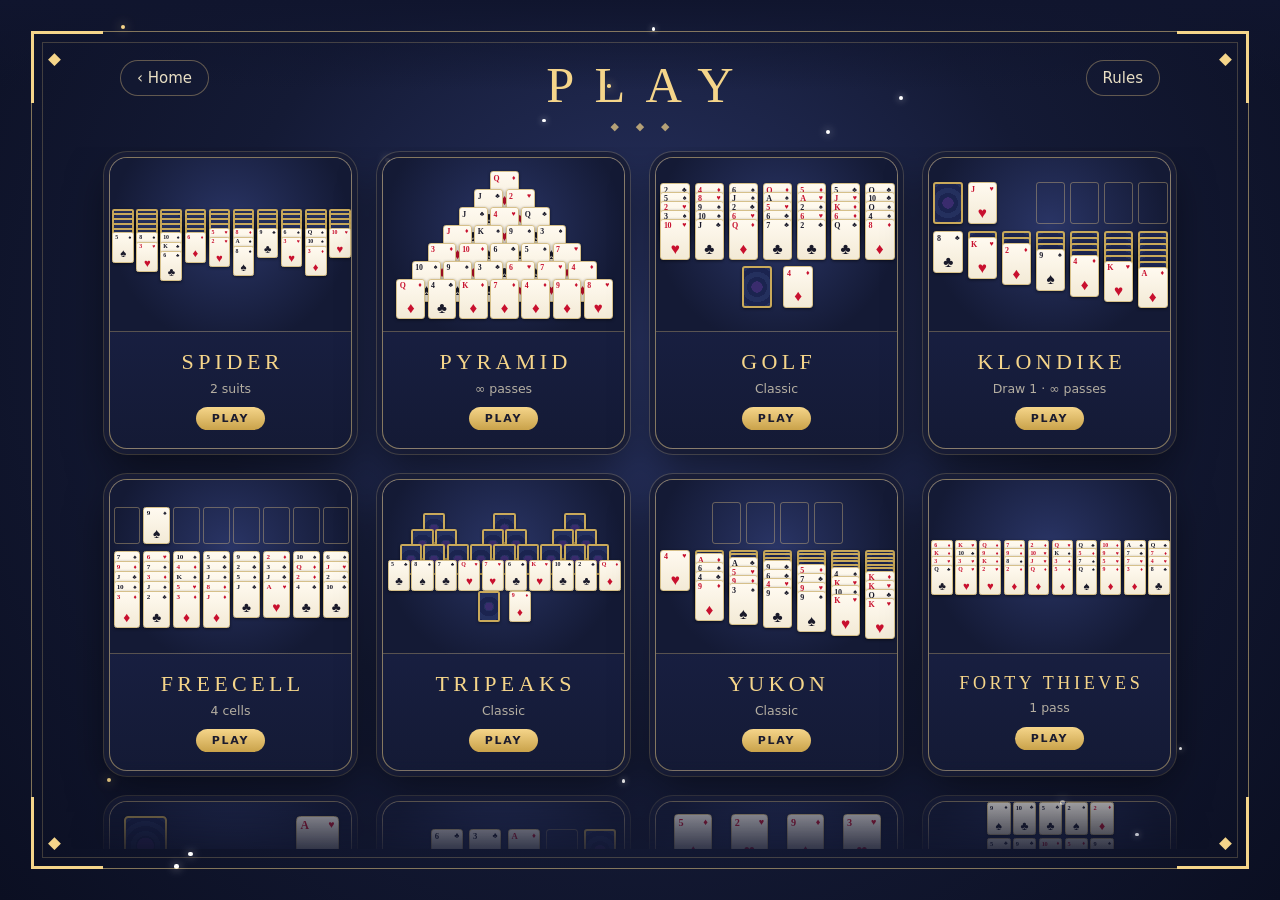
<file: games.html>
<!doctype html>
<html lang="sv">
<head>
<meta charset="utf-8">
<meta name="viewport" content="width=device-width, initial-scale=1, maximum-scale=1, user-scalable=no, viewport-fit=cover">
<meta name="apple-mobile-web-app-capable" content="yes">
<meta name="mobile-web-app-capable" content="yes">
<meta name="apple-mobile-web-app-title" content="Solitaires">
<meta name="theme-color" content="#10152e">
<link rel="manifest" href="manifest.webmanifest">
<link rel="icon" href="icons/icon-192.png" type="image/png">
<link rel="apple-touch-icon" href="icons/apple-touch-icon.png">
<title>Solitaires</title>
<link rel="stylesheet" href="cards.css">
<link rel="stylesheet" href="base.css">
<link rel="stylesheet" href="page.css">
<script src="i18n.js"></script>
<script src="cards.js"></script>
<script src="games.js"></script>
<script src="base.js"></script>
<style>
  /* Rutorna: storleken räknas fram i layout() så att 8 spel ryms som 2 × 4 i liggande läge */
  .grid { position:absolute; left:0; right:0; display:grid; place-content:center; overflow:auto; -webkit-overflow-scrolling:touch; scroll-snap-type:y proximity; scrollbar-width:none; }
  .grid::-webkit-scrollbar { display:none; }
  .grid.more { -webkit-mask-image:linear-gradient(180deg,#000 calc(100% - 90px),rgba(0,0,0,.15)); mask-image:linear-gradient(180deg,#000 calc(100% - 90px),rgba(0,0,0,.15)); }
  .tile { all:unset; position:relative; box-sizing:border-box; scroll-snap-align:start; border-radius:18px; overflow:hidden; cursor:pointer; touch-action:manipulation;
          background:linear-gradient(180deg,#1d2550,#141a35); border:1px solid rgba(245,213,138,.5);
          box-shadow:0 0 0 5px rgba(20,26,53,.9), 0 0 0 6px rgba(245,213,138,.2), 0 18px 40px rgba(0,0,0,.5);
          transition:transform .12s, filter .2s; animation:rise .6s cubic-bezier(.2,.8,.2,1) both; }
  .tile:active { transform:scale(.97); }
  .tile.soon { cursor:default; }
  .tile .pic { position:absolute; left:0; right:0; top:0; overflow:hidden; background:radial-gradient(circle at 50% 40%,#2a3566,#141a35 75%); border-bottom:1px solid rgba(245,213,138,.3); }
  .tile .txt { position:absolute; left:0; right:0; bottom:0; display:flex; flex-direction:column; align-items:center; justify-content:center; gap:6px; padding:0 12px; text-align:center; }
  .tile .nm { font:400 var(--nm,22px) Georgia,serif; color:var(--gold); letter-spacing:.2em; text-indent:.2em; text-transform:uppercase; white-space:nowrap; }
  .tile .sb { font-size:var(--sb,12.5px); line-height:1.3; opacity:.75; }
  .tile .go { margin-top:4px; padding:5px 16px; border-radius:12px; font-size:11px; font-weight:700; letter-spacing:.16em; text-transform:uppercase;
              background:linear-gradient(180deg,var(--gold),var(--gold2)); color:#1b1b2e; }
  /* Kommer snart: två okända kort med baksidan upp och ett frågetecken på det översta */
  .tile.soon { background:radial-gradient(circle at 50% 50%,#2a3566,#141a35 75%); }
  .tile.soon .cb { position:absolute; left:50%; top:50%; width:calc(var(--tw) * .46); height:calc(var(--tw) * .644); border-radius:calc(var(--tw) * .04); box-sizing:border-box;
                     border:2px solid var(--gold2); background:repeating-linear-gradient(45deg,#1b2450 0 5px,#141b40 5px 10px); box-shadow:0 8px 18px rgba(0,0,0,.55); transform:translate(-60%,-50%) rotate(-12deg); }
  .tile.soon .cb.q { transform:translate(-40%,-50%) rotate(8deg); display:grid; place-items:center; font:400 calc(var(--tw) * .34)/1 Georgia,serif; color:var(--gold); text-shadow:0 0 12px rgba(245,213,138,.7); }
  .rib { position:absolute; top:18px; right:-40px; transform:rotate(35deg); width:170px; text-align:center; padding:6px 0;
         background:linear-gradient(180deg,var(--gold),var(--gold2)); color:#1b1b2e; font-size:10.5px; font-weight:700; letter-spacing:.14em; text-transform:uppercase; }
  @keyframes rise { from { opacity:0; transform:translateY(14px); } }

  /* Miniatyrbilder av patienserna med valda kortutseenden */
  .mini { position:absolute; left:0; top:0; }
  .mini .card { position:absolute; width:var(--cw); height:calc(var(--cw) * 1.4); border-radius:calc(var(--cw) * .1); box-shadow:0 1px 3px rgba(0,0,0,.5); }
  .mini .slot { position:absolute; width:var(--cw); height:calc(var(--cw) * 1.4); border-radius:calc(var(--cw) * .1); border:1px solid rgba(245,213,138,.35); }

  @media (prefers-reduced-motion:reduce) { .tile { animation:none; } }

</style>
</head>
<body>
<div class="remove-blur" aria-hidden="true"></div>
<div id="app">
  <div class="stars"></div>
  <div class="frame"><div class="corner c1"></div><div class="corner c2"></div><div class="corner c3"></div><div class="corner c4"></div></div>
  <button class="navbtn" id="back" data-i18n="home">‹ Home</button>
  <button class="navbtn right" id="rules" data-i18n="rules">Rules</button>
  <div class="head" id="head"><h1 data-i18n="play">Play</h1><div class="orn">◆ ◆ ◆</div></div>
  <div class="grid" id="grid"></div>
</div>

<script>
(() => {
  const t = I18N.t;
  I18N.apply();
  const $ = id => document.getElementById(id);
  const store = Base.store;
  const global = store.get('solitaires.settings') || {};
  const { FACE, BACK } = Base.look(global);
  document.body.classList.toggle('calm', global.effects === false);

  // Stjärnhimmel som på startsidan (base.js)
  Base.stars(30, 10);

  // ---------- Miniatyrbilder av varje patiens, ritade med appens kort ----------
  // Samma "slumpade" kort varje gång (fast frö per spel), så bilderna inte byts vid varje besök
  function seeded(seed) { let s = seed; return () => (s = (s * 9301 + 49297) % 233280) / 233280; }
  function mini(id, w, h) {
    const r = seeded(id.length * 97 + id.charCodeAt(0));
    const rc = () => ({ s: Math.floor(r() * 4), r: 1 + Math.floor(r() * 13) });
    const card = (x, y, c, z = 0) => c ? `<div class="card up" style="left:${x}px;top:${y}px;z-index:${z}">${CardFaces.html(c, FACE)}</div>`
                                       : `<div class="card" style="left:${x}px;top:${y}px;z-index:${z}"></div>`;
    const slot = (x, y) => `<div class="slot" style="left:${x}px;top:${y}px"></div>`;
    let o = '', cw;
    if (id === 'spider') {
      cw = Math.min(w / 11.2, h / 3.8); const gap = (w - 10 * cw) / 11, y0 = (h - 3.4 * cw) / 2;
      for (let c = 0; c < 10; c++) { const x = gap + c * (cw + gap), n = c < 4 ? 5 : 4, up = 1 + (c % 3);
        for (let k = 0; k < n; k++) o += card(x, y0 + k * cw * .22, null, k);
        for (let k = 0; k < up; k++) o += card(x, y0 + n * cw * .22 + k * cw * .42, rc(), 10 + k); }
    } else if (id === 'pyramid') {
      cw = Math.min(w / 8.4, h / 5.4); const g = cw * .08, step = cw * .62, y0 = (h - (cw * 1.4 + 6 * step)) / 2;
      for (let row = 0; row < 7; row++) for (let k = 0; k <= row; k++) o += card(w / 2 - (row + 1) * (cw + g) / 2 + g / 2 + k * (cw + g), y0 + row * step, rc(), row);
    } else if (id === 'freecell') {
      cw = Math.min(w / 9.2, h / 5); const gap = (w - 8 * cw) / 9, y0 = (h - 4.57 * cw) / 2;
      for (let f = 0; f < 8; f++) o += f === 1 ? card(gap + f * (cw + gap), y0, rc()) : slot(gap + f * (cw + gap), y0);
      for (let c = 0; c < 8; c++) for (let k = 0; k < (c < 4 ? 5 : 4); k++) o += card(gap + c * (cw + gap), y0 + cw * 1.65 + k * cw * .38, rc(), k);
    } else if (id === 'golf') {
      cw = Math.min(w / 8.2, h / 4.4); const gap = (w - 7 * cw) / 8, y0 = (h - 4.2 * cw) / 2;
      for (let c = 0; c < 7; c++) for (let k = 0; k < 5; k++) o += card(gap + c * (cw + gap), y0 + k * cw * .3, rc(), k);
      o += card(w / 2 - cw * 1.2, y0 + 2.8 * cw, null) + card(w / 2 + cw * .2, y0 + 2.8 * cw, rc());
    } else if (id === 'forty') {
      cw = Math.min(w / 11.2, h / 3); const gap = (w - 10 * cw) / 11, y0 = (h - 2.54 * cw) / 2;
      for (let c = 0; c < 10; c++) for (let k = 0; k < 4; k++) o += card(gap + c * (cw + gap), y0 + k * cw * .38, rc(), k);
    } else if (id === 'tripeaks') {
      // Tre toppar: tre rader med baksidor och en uppvänd bottenrad, draghög och kasthög under
      cw = Math.min(w / 11, h / 5.2); const g = cw * .06, x0 = (w - 10 * cw - 9 * g) / 2, y0 = (h - 4.9 * cw) / 2, X = u => x0 + u * (cw + g), dy = cw * .7;
      [0, 1, 2].forEach(p => o += card(X(p * 3 + 1.5), y0, null, 1));
      [0, 1, 2].forEach(p => [0, 1].forEach(j => o += card(X(p * 3 + 1 + j), y0 + dy, null, 2)));
      for (let i = 0; i < 9; i++) o += card(X(i + .5), y0 + 2 * dy, null, 3);
      for (let i = 0; i < 10; i++) o += card(X(i), y0 + 3 * dy, rc(), 4);
      o += card(w / 2 - cw * 1.2, y0 + 3.5 * cw, null, 5) + card(w / 2 + cw * .2, y0 + 3.5 * cw, rc(), 5);
    } else if (id === 'idioten') {
      // Idioten: fyra högar med stora kort, draghög och kasthög ovanför
      cw = Math.min(w / 5.6, h / 4); const gap = (w - 4 * cw) / 5, y0 = (h - 3.4 * cw) / 2;
      o += card(gap, y0, null) + card(w - gap - cw, y0, rc());
      for (let c = 0; c < 3; c++) for (let k = 0; k < 2 + (c & 1); k++) o += card(gap + c * (cw + gap), y0 + cw * 1.6 + k * cw * .36, rc(), k);
    } else if (id === 'canfield') {
      // Canfield: stor reserv till vänster, grundhögar och fyra kolumner i mitten
      cw = Math.min(w / 7.6, h / 4.4); const gap = cw * .2, x0 = (w - 4 * cw - 3 * gap) / 2, y0 = (h - 3.8 * cw) / 2;
      o += card(gap * 1.5, y0 + cw, rc()) + card(w - gap * 1.5 - cw, y0, null) + card(w - gap * 1.5 - cw, y0 + cw * 1.6, rc());
      for (let c = 0; c < 4; c++) {
        o += c === 3 ? slot(x0 + c * (cw + gap), y0) : card(x0 + c * (cw + gap), y0, rc());
        for (let k = 0; k <= (c + 1) % 3; k++) o += card(x0 + c * (cw + gap), y0 + cw * 1.6 + k * cw * .36, rc(), k);
      }
    } else if (id === 'calculation') {
      // Calculation: fyra grundhögar och en kasthög under varje
      cw = Math.min(w / 5.6, h / 4.6); const gap = (w - 4 * cw) / 5, y0 = (h - 4 * cw) / 2;
      for (let c = 0; c < 4; c++) {
        o += card(gap + c * (cw + gap), y0, rc());
        for (let k = 0; k < [2, 1, 3, 2][c]; k++) o += card(gap + c * (cw + gap), y0 + cw * 1.65 + k * cw * .36, rc(), k);
      }
    } else if (id === 'montecarlo') {
      // Monte Carlo: rutnät med fem gånger fem kort
      cw = Math.min(w / 5.6, h / 7.4); const g = cw * .1, x0 = (w - 5 * cw - 4 * g) / 2, y0 = (h - 7 * cw - 4 * g) / 2;
      for (let i = 0; i < 25; i++) { const x = x0 + (i % 5) * (cw + g), y = y0 + Math.floor(i / 5) * (cw * 1.4 + g);
        o += i > 21 ? slot(x, y) : card(x, y, rc()); }
    } else if (id === 'yukon') {
      // Yukon: sju kolumner med baksidor och många uppvända kort, grundhögarna överst i mitten
      cw = Math.min(w / 8.2, h / 4.6); const gap = (w - 7 * cw) / 8, y0 = (h - 4.4 * cw) / 2;
      for (let f = 0; f < 4; f++) o += slot(w / 2 - 2 * cw - 1.5 * gap + f * (cw + gap), y0);
      for (let c = 0; c < 7; c++) { const x = gap + c * (cw + gap), y = y0 + cw * 1.6;
        for (let k = 0; k < c; k++) o += card(x, y + k * cw * .12, null, k);
        for (let k = 0; k < (c ? 4 : 1); k++) o += card(x, y + c * cw * .12 + k * cw * .3, rc(), 10 + k); }
    } else {
      // Harpan och dess släktingar: sju högar med baksidor under och en framsida överst, grundhögar ovanför
      cw = Math.min(w / 8.2, h / 4.6); const gap = (w - 7 * cw) / 8, y0 = (h - 4.25 * cw) / 2;
      for (let f = 0; f < 4; f++) o += slot(gap + (3 + f) * (cw + gap), y0);
      o += card(gap, y0, null) + card(gap * 2 + cw, y0, rc());
      for (let c = 0; c < 7; c++) { const x = gap + c * (cw + gap), y = y0 + cw * 1.65;
        for (let k = 0; k < c; k++) o += card(x, y + k * cw * .2, null, k);
        o += card(x, y + c * cw * .2, rc(), 10); }
    }
    return `<div class="mini face-${FACE} back-${BACK}" style="--cw:${cw}px;width:${w}px;height:${h}px">${o}</div>`;
  }

  // ---------- Rutnätet ----------
  // Alltid hela rader: rutor som saknar spel fylls med "Kommer snart". Liggande 4 per rad, stående 2.
  // Rutorna har alltid samma storlek: 8 spel syns på en gång (2 × 4 i liggande läge, 4 × 2 i stående), och fler spel rullas fram.
  const total = Math.max(4, Math.ceil(GAMES.length / 4) * 4);
  const items = GAMES.concat(Array(total - GAMES.length).fill({ soon: true }));
  function layout() {
    const app = $('app'), W = app.clientWidth, H = app.clientHeight, land = W > H;
    const cols = land ? 4 : 2, rows = total / cols;
    const top = $('head').getBoundingClientRect().bottom + 24;
    const fr = document.querySelector('.frame').getBoundingClientRect();
    // En smal telefon får mindre sidmarginal och högre rutor, eftersom bredden tar slut långt före höjden
    const narrow = W < 600, ratio = narrow ? 1.35 : 1.2;
    const bottom = fr.bottom - 30, side = narrow ? fr.left + 16 : Math.max(W * .06, 40) + fr.left;
    const gap = Math.max(18, Math.min(30, W * .024));
    // På en låg skärm (telefon på bredden) räcker höjden bara till en rad. Finns det fler rader sticker nästa rad upp längst ned.
    const fit = H < 500 ? 1 : land ? 2 : 4;
    const aw = W - 2 * side, ah = bottom - top, sizeRows = fit + (rows > fit ? .2 : 0);
    const tw = Math.floor(Math.min((aw - (cols - 1) * gap) / cols, (ah - (sizeRows - 1) * gap) / sizeRows / ratio));
    // Texten krymper med rutan. Textytan får den höjd texten behöver (två rader undertext på smala rutor), bilden resten.
    const nm = Math.max(14, Math.min(22, tw * .1)), sb = Math.max(11, Math.min(12.5, tw * .056));
    const need = nm + (tw < 190 ? 2 : 1) * sb * 1.3 + 60;
    const th = Math.round(tw * ratio), txt = Math.round(Math.min(th * .6, Math.max(Math.min(118, th * .42), need))), ph = th - txt;
    // Långa namn (FREECELL, FYRTIO RÖVARE) krymps så att de ryms på rutans bredd
    const nmFit = name => `font-size:${Math.min(nm, (tw - 20) / (name.length * .95)).toFixed(1)}px`;
    // Rutnätet rullar och klipper därför allt utanför sig. Luft runt rutorna så att deras yttre ring inte klipps av.
    const grid = $('grid'), pad = 10;
    Object.assign(grid.style, { top: (top - pad) + 'px', height: (bottom - top + 2 * pad) + 'px', padding: pad + 'px 0', gridTemplateColumns: `repeat(${cols}, ${tw}px)`, gap: gap + 'px', alignContent: rows > sizeRows ? 'start' : 'center', scrollPaddingTop: pad + 'px' });
    grid.style.setProperty('--sb', sb + 'px');
    grid.innerHTML = items.map((g, i) => {
      const delay = `animation-delay:${i * 60}ms`;
      if (g.soon) return `<div class="tile soon" style="--tw:${tw}px;width:${tw}px;height:${th}px;${delay}"><div class="cb"></div><div class="cb q">?</div><div class="rib">${t('soon')}</div></div>`;
      // Ett trasigt sparat spel får inte stoppa sidan: då visas rutan som för ett nytt spel
      let going = false, sub = g.sub(null, store.get(g.settingsKey) || {});
      try { const st = (store.get(g.gameKey) || {}).st; if (st && !st.won && st.moves > 0) { sub = `${t('continue')} · ${g.sub(st)}`; going = true; } } catch (e) {}
      return `<button class="tile" data-url="${g.url}" style="width:${tw}px;height:${th}px;${delay}"><div class="pic" style="height:${ph}px">${mini(g.id, tw, ph)}</div>
          <div class="txt" style="height:${txt}px"><div class="nm" style="${nmFit(g.name)}">${g.name}</div><div class="sb">${sub}</div><div class="go">${going ? t('continue') : t('play')}</div></div></button>`;
    }).join('');
    fadeMore();
  }
  // Raden som sticker upp tonas ut, tills sidan är rullad till botten
  function fadeMore() { const g = $('grid'); g.classList.toggle('more', g.scrollTop + g.clientHeight < g.scrollHeight - 8); }
  $('grid').addEventListener('scroll', fadeMore, { passive: true });
  const go = url => { document.body.classList.add('leaving'); setTimeout(() => location.href = url, 220); };
  $('grid').addEventListener('click', e => { const b = e.target.closest('.tile[data-url]'); if (b) go(b.dataset.url); });
  $('back').onclick = () => go('./');
  $('rules').onclick = () => go('rules.html');
  $('back').setAttribute('aria-label', t('home').replace('‹', '').trim());

  // Rita om när sidan byter storlek. Jämför sidans egna mått, inte innerWidth/innerHeight: under en vridning på iPad
  // ändras de före sidans mått, och då räknades rutorna fram med gamla mått. Räkna därför om några gånger under vridningen.
  let size = '';
  function relayout() {
    const s = $('app').clientWidth + 'x' + $('app').clientHeight;
    if (s === size) return;
    size = s; layout();
  }
  const relayoutSoon = () => { relayout(); requestAnimationFrame(relayout); setTimeout(relayout, 350); setTimeout(relayout, 800); };
  window.addEventListener('resize', relayoutSoon);
  window.addEventListener('orientationchange', relayoutSoon);
  document.addEventListener('visibilitychange', () => { if (!document.hidden) relayoutSoon(); });
  window.addEventListener('pageshow', () => { document.body.classList.remove('leaving'); size = ''; relayoutSoon(); });
  if (window.ResizeObserver) new ResizeObserver(relayout).observe($('app'));
  relayout();

  Base.offline();
})();
</script>
</body>
</html>
</file>
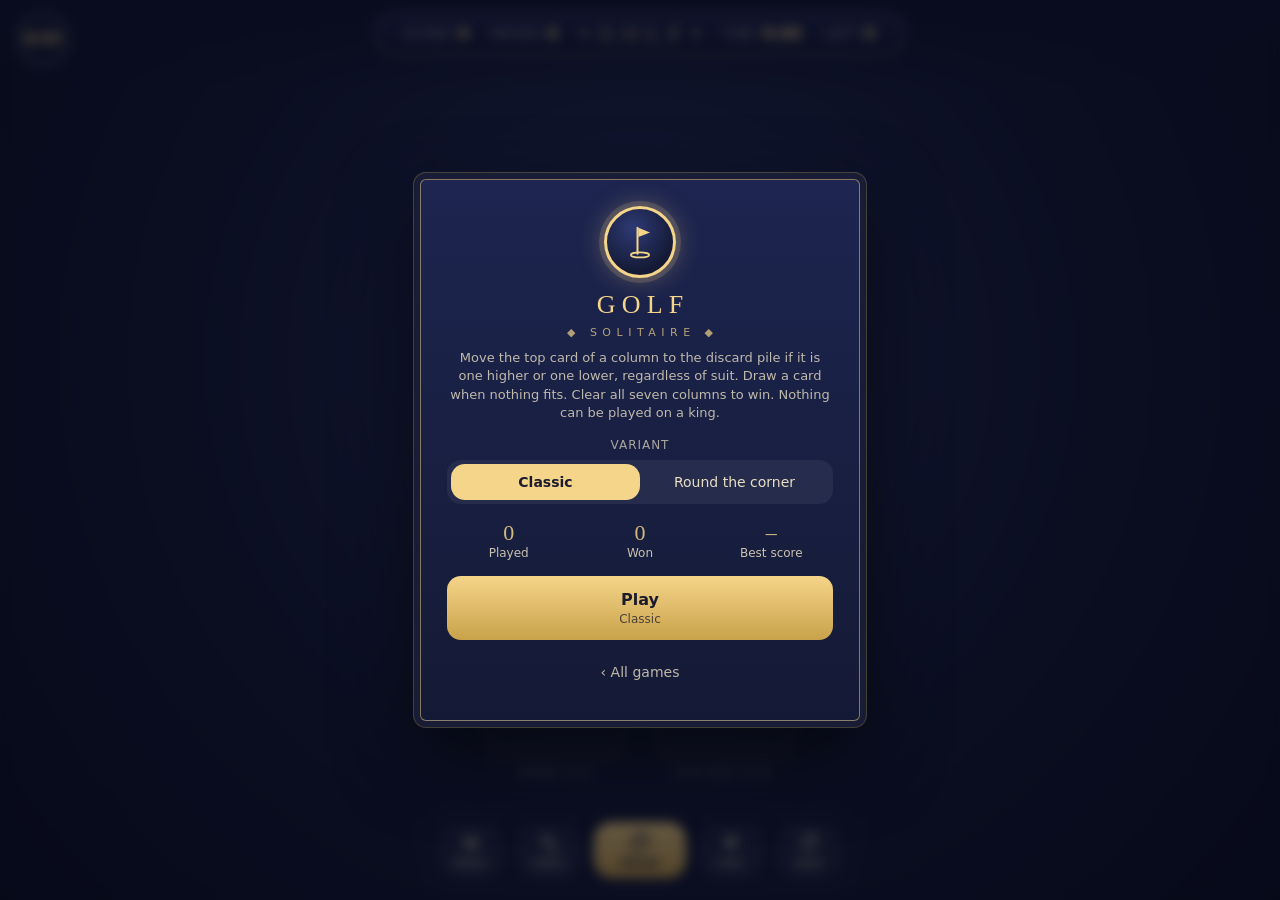
<file: golf.html>
<!doctype html>
<html lang="sv">
<head>
<meta charset="utf-8">
<meta name="viewport" content="width=device-width, initial-scale=1, maximum-scale=1, user-scalable=no, viewport-fit=cover">
<meta name="apple-mobile-web-app-capable" content="yes">
<meta name="mobile-web-app-capable" content="yes">
<meta name="apple-mobile-web-app-title" content="Solitaires">
<meta name="theme-color" content="#10152e">
<link rel="manifest" href="manifest.webmanifest">
<link rel="icon" href="icons/icon-192.png" type="image/png">
<link rel="apple-touch-icon" href="icons/apple-touch-icon.png">
<title>Golf Solitaire</title>
<link rel="stylesheet" href="cards.css">
<link rel="stylesheet" href="base.css">
<link rel="stylesheet" href="game.css">
<script src="i18n.js"></script>
<script src="cards.js"></script>
<script src="sounds.js"></script>
<script src="games.js"></script>
<script src="base.js"></script>
<script src="game.js"></script>
</head>
<body>
<div class="remove-blur" aria-hidden="true"></div>
<div id="board">
  <div class="ring" id="ring"><span id="cleared">0/35</span></div>
  <div class="hud"><div class="l"><span><em data-i18n="score">Score</em><b id="score">0</b></span><span><em data-i18n="moves">Moves</em><b id="moves">0</b></span></div><div class="ttl"><span>Golf</span></div><div class="r"><span><em data-i18n="time">Time</em><b id="time">0:00</b></span><span><em data-i18n="left">Left</em><b id="left">0</b></span></div></div>
  <div class="slot stock" id="stock-slot"></div>
  <div class="slot" id="waste-slot"></div>
  <div class="badge" id="stock-n"></div>
  <div class="plabel" id="stock-lbl" data-i18n="stock">Draw pile</div>
  <div class="plabel" id="waste-lbl" data-i18n="waste">Discard pile</div>
</div>

<div class="overlay lobby" id="lobby"><div class="panel">
  <div class="medal"><svg viewBox="0 0 48 48" aria-hidden="true"></svg></div>
  <h2>Golf</h2>
  <div class="orn">◆ Solitaire ◆</div>
  <p class="rules" id="rules"></p>
  <div class="label" data-i18n="variant">Variant</div>
  <div class="seg" data-key="variant"><button class="btn" data-v="classic" data-i18n="classic">Classic</button><button class="btn" data-v="wrap" data-i18n="wrap">Round the corner</button></div>
  <div class="statgrid"><div><b id="st-played">0</b><span data-i18n="played">Played</span></div><div><b id="st-won">0</b><span data-i18n="won">Won</span></div><div><b id="st-best">–</b><span data-i18n="bestScore">Best score</span></div></div>
  <button class="btn gold" id="l-resume"></button>
  <button class="btn gold" id="l-play"></button>
  <button class="btn link" id="l-home" data-i18n="allGames">‹ All games</button>
</div></div>

<script>
(() => {
  const t = I18N.t;
  I18N.apply();
  const $ = id => document.getElementById(id);
  const board = $('board');
  // Gemensamt för alla spel (game.js): lagring, startsidans inställningar, kortens plats, meddelanden och skakning.
  // INFO är spelets uppgifter i games.js: nivåer, nivånamn och lobbyns symbol.
  const { store, global, SPEED, UNDO, HINTS, FACE, BACK, fmt, btnText, place, instant, toast, shake, INFO, record, recordWin, begin, stats, flow } = Game.init(board, 'golf', { mid: 'draw', win: 'golfWin', lost: 'golfLost' });

  let st = null, hist = [], els = [], M = null, drag = null;
  let hintIdx = 0, hintTimer = 0;

  const save = () => st && store.set('golf.game', { st, hist });

  // Animationer, tips, ljud och kortens utseende är övergripande inställningar (startsidan). Varianten är Golfs egen.
  const SKEY = 'golf.settings';
  const settings = Object.assign({ variant: 'classic' }, store.get(SKEY) || {});

  // ---------- Regler ----------
  // Sju kolumner med fem kort var, alla med framsidan upp. Det översta kortet i en kolumn får läggas på kasthögen
  // om det är ett steg högre eller lägre än kasthögens översta kort, oavsett färg. Klassisk: inget får läggas på en kung.
  // Runt hörnet: ess och kung hänger ihop (A på K och K på A).
  const N = 35;
  const rank = id => st.deck[id].r;
  const top = () => st.waste[st.waste.length - 1];
  const fits = (a, b) => st.variant === 'wrap' ? Math.abs(a - b) === 1 || Math.abs(a - b) === 12 : b !== 13 && Math.abs(a - b) === 1;
  const colOf = id => st.cols.findIndex(col => col[col.length - 1] === id);
  const playable = id => colOf(id) >= 0 && fits(rank(id), rank(top()));
  const findMoves = () => st.cols.filter(col => col.length).map(col => col[col.length - 1]).filter(playable);
  const cleared = () => N - st.cols.reduce((n, col) => n + col.length, 0);

  // ---------- Spelflöde ----------
  // Spelets nivå och nivån som är vald i lobbyn. Ett orört spel på vald nivå läggs inte om när man trycker Spela.
  const curLevel = () => String(st.variant), wantLevel = () => String(settings.variant);
  const untouched = () => st && !st.won && !st.moves && curLevel() === wantLevel();
  function newGame() {
    if (st && !st.won && st.moves > 0) record(curLevel(), st, false);   // ett ej klarat spel hamnar också på topplistan
    const { variant } = settings;
    const deck = [];
    for (let s = 0; s < 4; s++) for (let r = 1; r <= 13; r++) deck.push({ s, r });
    const ids = deck.map((_, i) => i);
    for (let i = ids.length - 1; i > 0; i--) { const j = Math.floor(Math.random() * (i + 1)); [ids[i], ids[j]] = [ids[j], ids[i]]; }
    const cols = [...Array(7)].map(() => ids.splice(0, 5));
    // Det första kortet i draghögen vänds upp och startar kasthögen
    st = { deck, cols, stock: ids, waste: [ids.pop()], score: 0, streak: 0, moves: 0, time: 0, variant, won: false, counted: false, id: Date.now() };
    hist = []; clearHint(); buildCards();
    instant(() => els.forEach(e => { place(e, M.sx, M.sy); e.className = 'card'; }));
    const delay = {};
    st.cols.forEach((col, c) => col.forEach((id, k) => delay[id] = (k * 7 + c) * 30));
    delay[top()] = N * 30 + 100;
    render({ delay }); save();
  }
  function snapshot() { return JSON.stringify({ cols: st.cols, stock: st.stock, waste: st.waste, score: st.score, streak: st.streak }); }
  function pushHist() { if (!UNDO) return; hist.push(snapshot()); if (hist.length > UNDO) hist.shift(); }
  function after(anim) {
    begin(curLevel(), st);   // första draget: spelet räknas som spelat
    clearHint(); render(anim); save();
    if (cleared() === N && !st.won) win();
    else if (stuck()) setTimeout(() => {
      if (!st || st.won || !stuck()) return;
      record(curLevel(), st, false);   // det förlorade spelet läggs på topplistan direkt
      showLost();
    }, 700);
  }
  // Inga drag kvar: inget kort passar och draghögen är tom
  const stuck = () => !st.won && !st.stock.length && !findMoves().length;
  // Lägg ett kort från en kolumn på kasthögen. Varje kort ger 10 poäng plus 5 för varje kort i följd sedan senaste dragningen.
  // Tomma kolumner ger 250 extra och 25 för varje kort som är kvar i draghögen.
  function play(id) {
    pushHist();
    st.cols[colOf(id)].pop(); st.waste.push(id);
    st.score += 10 + 5 * st.streak; st.streak++;
    if (cleared() === N) st.score += 250 + 25 * st.stock.length;
    st.moves++;
    after({ vol: MOVE_VOL });
  }
  // Dra ett kort från draghögen till kasthögen. Serien bryts.
  function draw() {
    if (drag || !st || st.won || !st.stock.length) return;
    pushHist(); st.waste.push(st.stock.pop()); st.streak = 0;
    st.moves++;
    after({ vol: .6 });
  }
  function undo() {
    if (!UNDO) { toast(t('toastUndoOff')); return; }
    if (drag || !hist.length || st.won) return;
    const moves = st.moves;
    Object.assign(st, JSON.parse(hist.pop()));
    st.moves = moves + 1;
    after({ vol: MOVE_VOL });
  }
  function win() {
    st.won = true; save(); updateHud();
    recordWin(curLevel(), st);   // topplistan och statistiken
    setTimeout(() => { $('win-text').textContent = t('winStats', { score: st.score, moves: st.moves, time: fmt(st.time) }); open('win'); }, 900);
  }

  // ---------- Tips ----------
  function hint() {
    if (!HINTS) { toast(t('toastHintsOff')); return; }
    if (!st || st.won) return;
    clearHintMarks();
    const moves = findMoves();
    if (!moves.length) {
      if (st.stock.length) {
        const b = $('b-draw'); b.classList.remove('pulse'); void b.offsetWidth; b.classList.add('pulse');
        toast(t('toastNoFitDraw'));
      } else toast(t('toastNoMoves'));
      return;
    }
    els[moves[hintIdx++ % moves.length]].classList.add('hint');
    hintTimer = setTimeout(clearHintMarks, 1600);
  }
  function clearHintMarks() { clearTimeout(hintTimer); board.querySelectorAll('.hint').forEach(e => e.classList.remove('hint')); }
  function clearHint() { hintIdx = 0; clearHintMarks(); }

  // ---------- Layout & rendering ----------
  function buildCards() {
    els.forEach(e => e.remove());
    els = st.deck.map((c, id) => {
      const e = document.createElement('div');
      e.className = 'card'; e.dataset.id = id;
      e.innerHTML = CardFaces.html(c, FACE);
      board.appendChild(e);
      return e;
    });
  }
  const put = (e, x, y) => { e.style.left = x + 'px'; e.style.top = y + 'px'; };
  const STEP = .3;   // hur mycket av kortet under som syns i en kolumn
  function layout() {
    const W = board.clientWidth, H = board.clientHeight, br = board.getBoundingClientRect();
    // Korten får ytan mellan banderollen och dockan
    const T = document.querySelector('.hud').getBoundingClientRect().bottom - br.top + 16;
    const B = document.querySelector('.dock').getBoundingClientRect().top - br.top - 16;
    const land = W > H, LBL = 24;   // LBL: plats för etiketten under draghög och kasthög
    // Kolumnerna överst, draghögen och kasthögen bredvid varandra i mitten under (som i Pyramid stående)
    const gapR = land ? .25 : .16, colH = 1.4 * (1 + 4 * STEP), space = land ? .45 : .6;
    const under = Math.min((W - (land ? 120 : 32)) / (7 + 6 * gapR), (B - T - LBL) / (colH + space + 1.4), 140);
    // På en låg skärm (telefon på bredden) får korten mer plats om draghögen ligger till vänster och kasthögen till höger
    // Kanten på en iPhone (kameraurtaget) läses av från ringen, som ligger 14 px innanför safe-area
    const inset = Math.max(0, $('ring').getBoundingClientRect().left - br.left - 14);
    const beside = land ? Math.min((W - 2 * inset - 80) / (7 + 6 * gapR + 2 * 1.6), (B - T - LBL) / colH, 140) : 0;
    const sides = beside > under * 1.15, cw = sides ? beside : under;
    const ch = cw * 1.4, gap = cw * gapR, colsW = 7 * cw + 6 * gap;
    const pos = [...Array(7)].map((_, c) => W / 2 - colsW / 2 + c * (cw + gap));
    let ctop, sx, sy, wx;
    if (sides) {
      ctop = T + (B - T - LBL - colH * cw) / 2;
      sy = ctop + colH * cw / 2 - ch / 2; const side = (W - colsW - 2 * inset) / 4;
      sx = inset + side - cw / 2; wx = W - inset - side - cw / 2;
    } else {
      ctop = T + (B - T - (colH * cw + space * cw + ch + LBL)) / 2;
      sy = ctop + colH * cw + space * cw; sx = W / 2 - cw - 16; wx = W / 2 + 16;
    }
    M = { W, H, cw, ch, pos, ctop, sx, sy, wx, wy: sy };
    board.style.setProperty('--cw', cw + 'px');
    board.style.setProperty('--ch', ch + 'px');
    put($('stock-slot'), sx, sy); put($('waste-slot'), wx, sy);
    [['stock-lbl', sx], ['waste-lbl', wx]].forEach(([id, x]) => { put($(id), x - cw / 2, sy + ch + 8); $(id).style.width = 2 * cw + 'px'; });
    put($('stock-n'), sx + cw - 16, sy - 10);
  }
  const MOVE_VOL = .4;   // spelarens egna flyttar (och ångra) låter svagare än utdelningen
  function render(anim = {}) {
    const delay = anim.delay || {};
    const quiet = board.classList.contains('noanim');
    const set = (id, x, y, z, cls) => {
      const e = els[id];
      // Ett kort som flyttas låter när det landar: efter sin fördröjning och ca 60 % av rörelsen
      if (!quiet && (Math.abs(e._x - x) > 8 || Math.abs(e._y - y) > 8))
        CardSounds.place(((delay[id] || 0) + 180) * SPEED, anim.vol ?? 1);
      // Skriv bara det som har ändrats, så att webbläsaren inte behöver räkna om kort som ligger still
      const zs = String(z), dl = (delay[id] || 0) * SPEED + 'ms';
      if (e._x !== x || e._y !== y) place(e, x, y);
      if (e.style.zIndex !== zs) e.style.zIndex = zs;
      if (e.className !== cls) e.className = cls;
      if (e.style.transitionDelay !== dl) e.style.transitionDelay = dl;
    };
    st.stock.forEach((id, j) => set(id, M.sx, M.sy, 10 + j, 'card'));
    st.waste.forEach((id, j) => set(id, M.wx, M.wy, 100 + j, 'card up'));
    st.cols.forEach((col, c) => col.forEach((id, k) => {
      const last = k === col.length - 1;
      set(id, M.pos[c], M.ctop + k * M.ch * STEP, 200 + k, 'card up' + (!last ? ' dim' : HINTS && playable(id) ? ' can' : ''));
    }));
    updateHud();
  }
  function updateHud() {
    $('score').textContent = st.score;
    $('moves').textContent = st.moves;
    $('time').textContent = fmt(st.time);
    $('left').textContent = st.stock.length;
    const c = cleared();
    $('cleared').textContent = c + '/' + N;
    $('ring').style.setProperty('--p', c / N * 100);
    $('stock-n').textContent = st.stock.length;
    $('stock-n').style.display = st.stock.length ? '' : 'none';
    $('stock-slot').classList.toggle('empty', !st.stock.length);
    $('draw-lbl').textContent = t('draw', st.stock.length);
    $('b-draw').disabled = st.won || !st.stock.length;
    $('b-undo').disabled = UNDO > 0 && (!hist.length || st.won);
  }

  // ---------- Touch / mus ----------
  // Tryck på ett kort som passar, eller dra det till kasthögen. Tryck på draghögen för att dra ett kort.
  const clearTarget = () => board.querySelectorAll('.target').forEach(e => e.classList.remove('target'));
  function overWaste(e) {
    return document.elementsFromPoint(e.clientX, e.clientY).some(n => n.id === 'waste-slot' || (n.closest && n.closest('.card') && st.waste.includes(+n.closest('.card').dataset.id)));
  }
  board.addEventListener('pointerdown', e => {
    if (drag || !st || st.won) return;
    if (relayout()) return;   // skärmen har vridits utan att vi märkt det: rätta layouten först
    const el = e.target.closest('.card');
    if (e.target.closest('#stock-slot') || (el && st.stock.includes(+el.dataset.id))) { draw(); return; }
    if (!el) return;
    const id = +el.dataset.id;
    if (st.waste.includes(id)) return;
    if (!playable(id)) { shake([el]); return; }
    drag = { id, el, pid: e.pointerId, x0: e.clientX, y0: e.clientY, dx: 0, dy: 0, moving: false };
  });
  window.addEventListener('pointermove', e => {
    if (!drag || e.pointerId !== drag.pid) return;
    drag.dx = e.clientX - drag.x0; drag.dy = e.clientY - drag.y0;
    if (!drag.moving && Math.hypot(drag.dx, drag.dy) < 8) return;
    if (!drag.moving) { drag.moving = true; drag.el.classList.add('dragging'); drag.el.style.zIndex = 5000; clearHintMarks(); }
    drag.el.style.translate = `${drag.el._x + drag.dx}px ${drag.el._y + drag.dy}px`;
    clearTarget();
    if (overWaste(e)) (st.waste.length ? els[top()] : $('waste-slot')).classList.add('target');
  });
  function endDrag(e, cancel) {
    if (!drag || e.pointerId !== drag.pid) return;
    const g = drag; drag = null; clearTarget();
    if (g.moving) {
      // Flytta in fingrets förskjutning i kortets plats innan animationen, så att den startar där kortet släpptes (som i Spider)
      place(g.el, g.el._x + g.dx, g.el._y + g.dy);
      void board.offsetWidth;
      if (!cancel && overWaste(e)) play(g.id); else render({ vol: MOVE_VOL });
    } else if (!cancel) play(g.id);
    setTimeout(relayout, 400);   // om skärmen vreds under draget
  }
  window.addEventListener('pointerup', e => endDrag(e, false));
  window.addEventListener('pointercancel', e => endDrag(e, true));

  // ---------- Knappar & dialoger ----------
  // Menyn, dialogerna och knapparna (game.js)
  const ui = flow({ game: () => st, newGame, undo, hint, draw, stuck, untouched, save, settings, SKEY, curLevel, wantLevel, changeSub: 'golfChangeSub', lobby: () => { $('rules').textContent = t('golfRules') + ' ' + t(settings.variant === 'wrap' ? 'golfWrapRules' : 'golfClassicRules'); } });
  const { open, showLobby, showLost } = ui;

  // Räkna om layouten när skärmen ändrar storlek (game.js lyssnar efter vridning och storleksändring)
  function relayout() {
    if (drag || !M || (M.W === board.clientWidth && M.H === board.clientHeight)) return false;
    layout(); if (st) instant(() => render());
    return true;
  }
  // Tidtagning, sparande när appen stängs, omräkning vid vridning och offline-stöd (game.js)
  Game.watch({ board, game: () => st, paused: () => ui.paused(), save, relayout });

  // ---------- Start ----------
  layout();
  const saved = store.get('golf.game');
  if (saved && saved.st && saved.st.deck && saved.st.deck.length === 52 && saved.st.cols && !saved.st.won) {
    st = saved.st; hist = UNDO ? (saved.hist || []).slice(-UNDO) : [];
    buildCards();
    instant(() => render());
  }
  showLobby();
})();
</script>
</body>
</html>
</file>
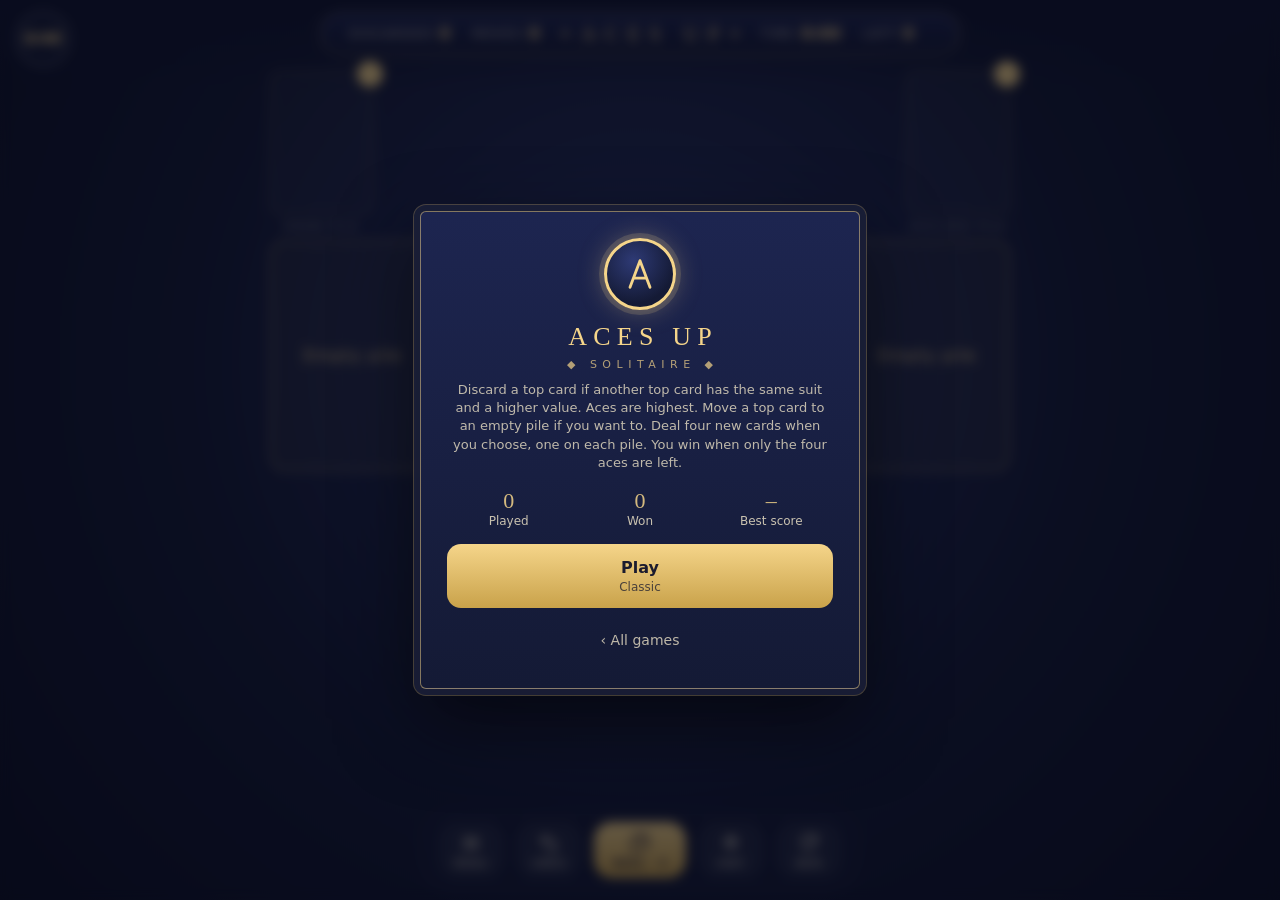
<file: idioten.html>
<!doctype html>
<html lang="sv">
<head>
<meta charset="utf-8">
<meta name="viewport" content="width=device-width, initial-scale=1, maximum-scale=1, user-scalable=no, viewport-fit=cover">
<meta name="apple-mobile-web-app-capable" content="yes">
<meta name="mobile-web-app-capable" content="yes">
<meta name="apple-mobile-web-app-title" content="Solitaires">
<meta name="theme-color" content="#10152e">
<link rel="manifest" href="manifest.webmanifest">
<link rel="icon" href="icons/icon-192.png" type="image/png">
<link rel="apple-touch-icon" href="icons/apple-touch-icon.png">
<title>Aces Up Solitaire</title>
<link rel="stylesheet" href="cards.css">
<link rel="stylesheet" href="base.css">
<link rel="stylesheet" href="game.css">
<script src="i18n.js"></script>
<script src="cards.js"></script>
<script src="sounds.js"></script>
<script src="games.js"></script>
<script src="base.js"></script>
<script src="game.js"></script>
</head>
<body>
<div class="remove-blur" aria-hidden="true"></div>
<div id="board">
  <div class="ring" id="ring"><span id="cleared">0/48</span></div>
  <div class="hud"><div class="l"><span><em data-i18n="discarded">Discarded</em><b id="score">0</b></span><span><em data-i18n="moves">Moves</em><b id="moves">0</b></span></div><div class="ttl"><span data-i18n="idioten">Aces Up</span></div><div class="r"><span><em data-i18n="time">Time</em><b id="time">0:00</b></span><span><em data-i18n="left">Left</em><b id="left">0</b></span></div></div>
  <div class="slot stock" id="stock-slot"></div>
  <div class="slot" id="waste-slot"></div>
  <div class="badge" id="stock-n"></div>
  <div class="badge" id="gone-n"></div>
  <div class="plabel" id="stock-lbl" data-i18n="stock">Draw pile</div>
  <div class="plabel" id="waste-lbl" data-i18n="waste">Discard pile</div>
  <div class="slot free" id="p0" data-i18n="idEmpty">Empty</div>
  <div class="slot free" id="p1" data-i18n="idEmpty">Empty</div>
  <div class="slot free" id="p2" data-i18n="idEmpty">Empty</div>
  <div class="slot free" id="p3" data-i18n="idEmpty">Empty</div>
</div>

<div class="overlay lobby" id="lobby"><div class="panel">
  <div class="medal"><svg viewBox="0 0 48 48" aria-hidden="true"></svg></div>
  <h2 data-i18n="idioten">Aces Up</h2>
  <div class="orn">◆ Solitaire ◆</div>
  <p class="rules" id="rules"></p>
  <div class="statgrid"><div><b id="st-played">0</b><span data-i18n="played">Played</span></div><div><b id="st-won">0</b><span data-i18n="won">Won</span></div><div><b id="st-best">–</b><span data-i18n="bestScore">Best score</span></div></div>
  <button class="btn gold" id="l-resume"></button>
  <button class="btn gold" id="l-play"></button>
  <button class="btn link" id="l-home" data-i18n="allGames">‹ All games</button>
</div></div>

<script>
(() => {
  const t = I18N.t;
  I18N.apply();
  const $ = id => document.getElementById(id);
  const board = $('board');
  // Gemensamt för alla spel (game.js): lagring, startsidans inställningar, kortens plats, meddelanden och skakning.
  // INFO är spelets uppgifter i games.js: nivåer, nivånamn och lobbyns symbol.
  const { store, UNDO, HINTS, SPEED, FACE, fmt, place, instant, toast, shake, record, recordWin, begin, flow } = Game.init(board, 'idioten', { mid: 'deal', win: 'idWin', lost: 'idLost', sized: true });

  let st = null, hist = [], els = [], M = null, drag = null;
  let hintIdx = 0, hintTimer = 0;

  const save = () => st && store.set('idioten.game', { st, hist });
  const SKEY = 'idioten.settings';
  const settings = {};

  // ---------- Regler ----------
  // Fyra högar med ett kort var delas ut. Ett översta kort får kastas om ett annat översta kort har samma färg och högre valör (ess högst).
  // Det översta kortet i en hög får flyttas till en tom hög. Fyra nya kort kan delas ut när som helst, ett på varje hög, även de tomma.
  // Spelet vinns när bara de fyra essen är kvar, alltså när 48 kort är kastade.
  const N = 48;
  const value = id => st.deck[id].r === 1 ? 14 : st.deck[id].r;
  const suit = id => st.deck[id].s;
  const tops = cols => cols.filter(col => col.length).map(col => col[col.length - 1]);
  const discards = cols => { const list = tops(cols); return list.filter(id => list.some(o => suit(o) === suit(id) && value(o) > value(id))); };
  const colOf = id => st.cols.findIndex(col => col[col.length - 1] === id);
  const canDiscard = id => discards(st.cols).includes(id);
  const canMove = c => st.cols[c].length > 1 && st.cols.some(col => !col.length);

  // Söker igenom lägena som går att nå genom att flytta kort till tomma högar, tills något kort kan kastas.
  // Ger den första flytten dit ({ id, to }, eller {} om ett kort kan kastas direkt), eller null om inget kort går att kasta hur man än flyttar.
  // Kort kan flyttas fram och tillbaka hur länge som helst, så vanliga lägen räknas bara en gång. Finns väldigt många lägen räknas det som att det går.
  function search() {
    const queue = [{ cols: st.cols, first: {} }], seen = new Set(), LIMIT = 4000;
    const key = cols => cols.map(col => col.join()).sort().join('|');
    seen.add(key(st.cols));
    for (let i = 0; i < queue.length; i++) {
      if (i >= LIMIT) return {};
      const { cols, first } = queue[i];
      if (discards(cols).length) return first;
      const to = cols.findIndex(col => !col.length);
      if (to < 0) continue;
      cols.forEach((col, c) => {
        if (col.length < 2) return;
        const id = col[col.length - 1], next = cols.map(x => x.slice());
        next[c].pop(); next[to].push(id);
        const k = key(next);
        if (!seen.has(k)) { seen.add(k); queue.push({ cols: next, first: first.id === undefined ? { id, to } : first }); }
      });
    }
    return null;
  }

  // ---------- Spelflöde ----------
  // Spelet har bara en nivå
  const curLevel = () => 'classic', wantLevel = () => 'classic';
  const untouched = () => st && !st.won && !st.moves;
  function newGame() {
    if (st && !st.won && st.moves > 0) record(curLevel(), st, false);   // ett ej klarat spel hamnar också på topplistan
    const deck = [];
    for (let s = 0; s < 4; s++) for (let r = 1; r <= 13; r++) deck.push({ s, r });
    const ids = deck.map((_, i) => i);
    for (let i = ids.length - 1; i > 0; i--) { const j = Math.floor(Math.random() * (i + 1)); [ids[i], ids[j]] = [ids[j], ids[i]]; }
    st = { deck, cols: [[], [], [], []], stock: ids, gone: [], score: 0, moves: 0, time: 0, won: false, counted: false, id: Date.now() };
    hist = []; clearHint(); buildCards();
    instant(() => { st.stock.forEach((id, j) => { els[id].className = 'card'; set(id, M.sx, M.sy, 10 + j, 'card', M.sc, true); }); });
    render({ delay: putRow() }); save();
  }
  // Ett kort från draghögen på varje hög. Ger korten fördröjning så att de delas ut ett i taget.
  function putRow() {
    const delay = {};
    st.cols.forEach((col, c) => { const id = st.stock.pop(); col.push(id); delay[id] = c * 90; });
    return delay;
  }
  function snapshot() { return JSON.stringify({ cols: st.cols, stock: st.stock, gone: st.gone, score: st.score }); }
  function pushHist() { if (!UNDO) return; hist.push(snapshot()); if (hist.length > UNDO) hist.shift(); }
  function after(anim) {
    begin(curLevel(), st);   // första draget: spelet räknas som spelat
    clearHint(); render(anim); save();
    if (st.gone.length === N && !st.won) win();
    else if (stuck()) setTimeout(() => {
      if (!st || st.won || !stuck()) return;
      record(curLevel(), st, false);   // det förlorade spelet läggs på topplistan direkt
      showLost();
    }, 700);
  }
  // Inga drag kvar: draghögen är tom och inget kort går att kasta, inte ens efter flyttar till tomma högar
  const stuck = () => !st.won && !st.stock.length && !search();
  function discard(id) {
    pushHist();
    st.cols[colOf(id)].pop(); st.gone.push(id);
    st.score = st.gone.length; st.moves++;
    after({ vol: MOVE_VOL });
  }
  function moveTo(id, to) {
    pushHist();
    st.cols[colOf(id)].pop(); st.cols[to].push(id);
    st.moves++;
    after({ vol: MOVE_VOL });
  }
  function deal() {
    if (drag || !st || st.won || !st.stock.length) return;
    pushHist();
    const delay = putRow();
    st.moves++;
    after({ delay, vol: .6 });
  }
  function undo() {
    if (!UNDO) { toast(t('toastUndoOff')); return; }
    if (drag || !hist.length || st.won) return;
    const moves = st.moves;
    Object.assign(st, JSON.parse(hist.pop()));
    st.moves = moves + 1;
    after({ vol: MOVE_VOL });
  }
  function win() {
    st.won = true; save(); updateHud();
    recordWin(curLevel(), st);   // topplistan och statistiken
    setTimeout(() => { $('win-text').textContent = t('winStats', { score: st.score, moves: st.moves, time: fmt(st.time) }); open('win'); }, 900);
  }

  // ---------- Tips ----------
  function hint() {
    if (!HINTS) { toast(t('toastHintsOff')); return; }
    if (!st || st.won) return;
    clearHintMarks();
    const list = discards(st.cols), way = list.length ? null : search();
    if (list.length) els[list[hintIdx++ % list.length]].classList.add('hint');
    else if (way) { els[way.id].classList.add('hint'); $('p' + way.to).classList.add('hint'); }
    else {
      if (st.stock.length) {
        const b = $('b-deal'); b.classList.remove('pulse'); void b.offsetWidth; b.classList.add('pulse');
        toast(t('toastNoMovesDeal'));
      } else toast(t('toastNoMoves'));
      return;
    }
    hintTimer = setTimeout(clearHintMarks, 1600);
  }
  function clearHintMarks() { clearTimeout(hintTimer); board.querySelectorAll('.hint').forEach(e => e.classList.remove('hint')); }
  function clearHint() { hintIdx = 0; clearHintMarks(); }

  // ---------- Layout & rendering ----------
  function buildCards() {
    els.forEach(e => e.remove());
    els = st.deck.map((c, id) => {
      const e = document.createElement('div');
      e.className = 'card'; e.dataset.id = id;
      e.innerHTML = CardFaces.html(c, FACE);
      board.appendChild(e);
      return e;
    });
  }
  const put = (e, x, y) => { e.style.left = x + 'px'; e.style.top = y + 'px'; };
  const size = (e, w) => { e.style.setProperty('--cw', w + 'px'); e.style.setProperty('--ch', w * 1.4 + 'px'); };
  const STEP = .26;   // hur mycket av kortet under som syns i en hög
  function layout() {
    const W = board.clientWidth, H = board.clientHeight, br = board.getBoundingClientRect();
    // Korten får ytan mellan banderollen och dockan
    const hudB = document.querySelector('.hud').getBoundingClientRect().bottom - br.top + 16;
    const T = W <= 640 ? Math.max(hudB, $('ring').getBoundingClientRect().bottom - br.top + 10) : hudB;
    const B = document.querySelector('.dock').getBoundingClientRect().top - br.top - 12;
    const m = Math.max(8, W * .02);
    // Fyra högar med draghögen och kasthögen i en rad ovanför, i mindre format
    const gapR = .16, LBL = 26, SMALL = .62;
    const cw = Math.min((W - 2 * m) / (4 + 3 * gapR), (B - T - LBL) / (1.4 * (SMALL + 1 + 5 * STEP)), 165);
    const ch = cw * 1.4, gap = cw * gapR, colsW = 4 * cw + 3 * gap, x0 = (W - colsW) / 2, sc = cw * SMALL;
    const xs = [0, 1, 2, 3].map(c => x0 + c * (cw + gap)), ty = T + sc * 1.4 + LBL, wx = x0 + colsW - sc;
    M = { W, H, cw, ch, sc, xs, ty, bottom: B, sx: x0, sy: T, wx, wy: T };
    size(board, cw);
    [$('stock-slot'), $('waste-slot')].forEach(e => size(e, sc));
    put($('stock-slot'), x0, T); put($('waste-slot'), wx, T);
    [['stock-lbl', x0], ['waste-lbl', wx]].forEach(([id, x]) => { put($(id), Math.max(2, Math.min(W - 2 * sc - 2, x - sc / 2)), T + sc * 1.4 + 6); $(id).style.width = 2 * sc + 'px'; });
    put($('stock-n'), x0 + sc - 16, T - 10); put($('gone-n'), wx + sc - 16, T - 10);
    for (let c = 0; c < 4; c++) put($('p' + c), xs[c], ty);
  }
  // Avståndet i en hög. Får inte alla kort plats trycks de ihop.
  function stepOf(col) {
    const need = (col.length - 1) * STEP * M.ch, room = M.bottom - M.ty - M.ch;
    return need > room && need > 0 ? STEP * M.ch * Math.max(0, room) / need : STEP * M.ch;
  }
  const MOVE_VOL = .4;   // spelarens egna flyttar (och ångra) låter svagare än utdelningen
  let delays = {}, volume = 1;
  function set(id, x, y, z, cls, w, silent) {
    const e = els[id];
    const quiet = silent || board.classList.contains('noanim');
    // Ett kort som flyttas låter när det landar: efter sin fördröjning och ca 60 % av rörelsen
    if (!quiet && (Math.abs(e._x - x) > 8 || Math.abs(e._y - y) > 8))
      CardSounds.place(((delays[id] || 0) + 180) * SPEED, volume);
    // Skriv bara det som har ändrats, så att webbläsaren inte behöver räkna om kort som ligger still
    const zs = String(z), dl = (delays[id] || 0) * SPEED + 'ms';
    if (e._w !== w) { e._w = w; size(e, w); }
    if (e._x !== x || e._y !== y) place(e, x, y);
    if (e.style.zIndex !== zs) e.style.zIndex = zs;
    if (e.className !== cls) e.className = cls;
    if (e.style.transitionDelay !== dl) e.style.transitionDelay = dl;
  }
  function render(anim = {}) {
    delays = anim.delay || {}; volume = anim.vol ?? 1;
    st.stock.forEach((id, j) => set(id, M.sx, M.sy, 10 + j, 'card', M.sc));
    st.gone.forEach((id, j) => set(id, M.wx, M.wy, 100 + j, 'card up', M.sc));
    const can = HINTS ? discards(st.cols) : [];
    st.cols.forEach((col, c) => {
      const step = stepOf(col);
      col.forEach((id, k) => set(id, M.xs[c], M.ty + k * step, 200 + k, 'card up' + (can.includes(id) ? ' can' : ''), M.cw));
    });
    updateHud();
  }
  function updateHud() {
    $('score').textContent = st.score;
    $('moves').textContent = st.moves;
    $('time').textContent = fmt(st.time);
    $('left').textContent = st.stock.length;
    $('cleared').textContent = st.gone.length + '/' + N;
    $('ring').style.setProperty('--p', st.gone.length / N * 100);
    $('stock-n').textContent = st.stock.length;
    $('stock-n').style.display = st.stock.length ? '' : 'none';
    $('gone-n').textContent = st.gone.length;
    $('gone-n').style.display = st.gone.length ? '' : 'none';
    $('stock-slot').classList.toggle('empty', !st.stock.length);
    $('deal-lbl').textContent = t('deal', st.stock.length / 4);
    $('b-deal').disabled = st.won || !st.stock.length;
    $('b-undo').disabled = UNDO > 0 && (!hist.length || st.won);
  }

  // ---------- Touch / mus ----------
  // Tryck på ett kort för att kasta det. Går det inte flyttas det till den första tomma högen.
  // Korten kan också dras till kasthögen eller till en viss tom hög. Tryck på draghögen för att dela ut.
  const clearTarget = () => board.querySelectorAll('.target').forEach(e => e.classList.remove('target'));
  const under = e => document.elementsFromPoint(e.clientX, e.clientY);
  const overWaste = e => under(e).some(n => n.id === 'waste-slot' || (n.closest && n.closest('.card') && st.gone.includes(+n.closest('.card').dataset.id)));
  const overEmpty = e => { const n = under(e).find(n => /^p[0-3]$/.test(n.id) && !st.cols[+n.id[1]].length); return n ? +n.id[1] : -1; };
  board.addEventListener('pointerdown', e => {
    if (drag || !st || st.won) return;
    if (relayout()) return;   // skärmen har vridits utan att vi märkt det: rätta layouten först
    const el = e.target.closest('.card');
    if (e.target.closest('#stock-slot') || (el && st.stock.includes(+el.dataset.id))) { deal(); return; }
    if (!el) return;
    const id = +el.dataset.id, c = colOf(id);
    if (st.gone.includes(id)) return;
    if (c < 0 || !(canDiscard(id) || canMove(c))) { shake([el]); return; }
    drag = { id, el, pid: e.pointerId, x0: e.clientX, y0: e.clientY, dx: 0, dy: 0, moving: false };
  });
  window.addEventListener('pointermove', e => {
    if (!drag || e.pointerId !== drag.pid) return;
    drag.dx = e.clientX - drag.x0; drag.dy = e.clientY - drag.y0;
    if (!drag.moving && Math.hypot(drag.dx, drag.dy) < 8) return;
    if (!drag.moving) { drag.moving = true; drag.el.classList.add('dragging'); drag.el.style.zIndex = 5000; clearHintMarks(); }
    drag.el.style.translate = `${drag.el._x + drag.dx}px ${drag.el._y + drag.dy}px`;
    clearTarget();
    if (canDiscard(drag.id) && overWaste(e)) (st.gone.length ? els[st.gone[st.gone.length - 1]] : $('waste-slot')).classList.add('target');
    else if (canMove(colOf(drag.id))) { const to = overEmpty(e); if (to >= 0) $('p' + to).classList.add('target'); }
  });
  function endDrag(e, cancel) {
    if (!drag || e.pointerId !== drag.pid) return;
    const g = drag; drag = null; clearTarget();
    const c = colOf(g.id);
    if (g.moving) {
      // Flytta in fingrets förskjutning i kortets plats innan animationen, så att den startar där kortet släpptes
      place(g.el, g.el._x + g.dx, g.el._y + g.dy);
      void board.offsetWidth;
      const to = !cancel && canMove(c) ? overEmpty(e) : -1;
      if (!cancel && canDiscard(g.id) && overWaste(e)) discard(g.id);
      else if (to >= 0) moveTo(g.id, to);
      else render({ vol: MOVE_VOL });
    } else if (!cancel) {
      if (canDiscard(g.id)) discard(g.id);
      else if (canMove(c)) moveTo(g.id, st.cols.findIndex(col => !col.length));
    }
    setTimeout(relayout, 400);   // om skärmen vreds under draget
  }
  window.addEventListener('pointerup', e => endDrag(e, false));
  window.addEventListener('pointercancel', e => endDrag(e, true));

  // ---------- Knappar & dialoger ----------
  // Menyn, dialogerna och knapparna (game.js)
  const ui = flow({ game: () => st, newGame, undo, hint, draw: deal, stuck, untouched, save, settings, SKEY, curLevel, wantLevel, changeSub: 'idChangeSub', lobby: () => { $('rules').textContent = t('idRules'); } });
  const { open, showLobby, showLost } = ui;

  // Räkna om layouten när skärmen ändrar storlek (game.js lyssnar efter vridning och storleksändring)
  function relayout() {
    if (drag || !M || (M.W === board.clientWidth && M.H === board.clientHeight)) return false;
    layout(); if (st) instant(() => render());
    return true;
  }
  // Tidtagning, sparande när appen stängs, omräkning vid vridning och offline-stöd (game.js)
  Game.watch({ board, game: () => st, paused: () => ui.paused(), save, relayout });

  // ---------- Start ----------
  layout();
  const saved = store.get('idioten.game');
  if (saved && saved.st && saved.st.deck && saved.st.deck.length === 52 && saved.st.cols && !saved.st.won) {
    st = saved.st; hist = UNDO ? (saved.hist || []).slice(-UNDO) : [];
    buildCards();
    instant(() => render());
  }
  showLobby();
})();
</script>
</body>
</html>
</file>
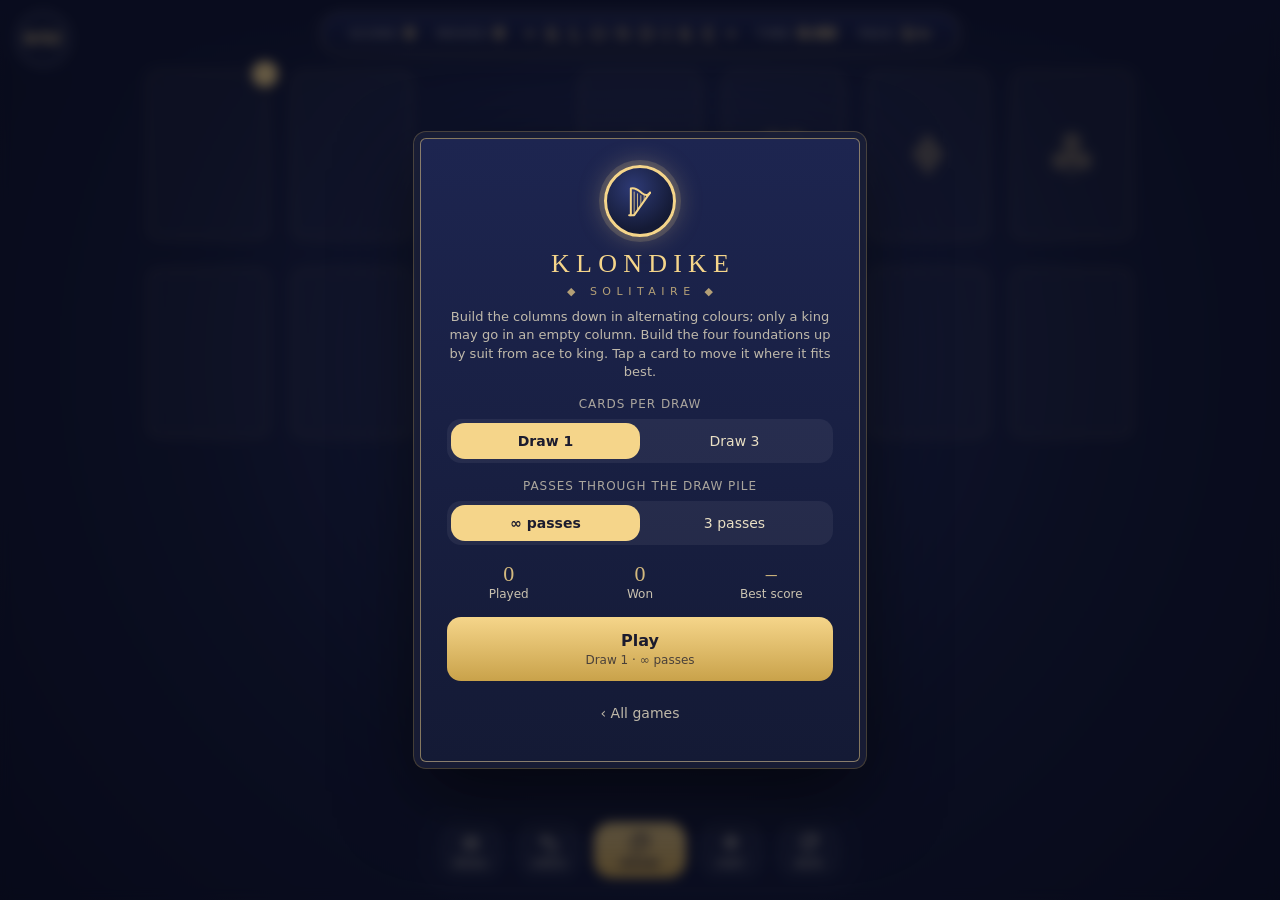
<file: klondike.html>
<!doctype html>
<html lang="sv">
<head>
<meta charset="utf-8">
<meta name="viewport" content="width=device-width, initial-scale=1, maximum-scale=1, user-scalable=no, viewport-fit=cover">
<meta name="apple-mobile-web-app-capable" content="yes">
<meta name="mobile-web-app-capable" content="yes">
<meta name="apple-mobile-web-app-title" content="Solitaires">
<meta name="theme-color" content="#10152e">
<link rel="manifest" href="manifest.webmanifest">
<link rel="icon" href="icons/icon-192.png" type="image/png">
<link rel="apple-touch-icon" href="icons/apple-touch-icon.png">
<title>Klondike Solitaire</title>
<link rel="stylesheet" href="cards.css">
<link rel="stylesheet" href="base.css">
<link rel="stylesheet" href="game.css">
<script src="i18n.js"></script>
<script src="cards.js"></script>
<script src="sounds.js"></script>
<script src="games.js"></script>
<script src="base.js"></script>
<script src="game.js"></script>
</head>
<body>
<div class="remove-blur" aria-hidden="true"></div>
<div id="board">
  <div class="ring" id="ring"><span id="cleared">0/52</span></div>
  <div class="hud"><div class="l"><span><em data-i18n="score">Score</em><b id="score">0</b></span><span><em data-i18n="moves">Moves</em><b id="moves">0</b></span></div><div class="ttl"><span data-i18n="klondike">Klondike</span></div><div class="r"><span><em data-i18n="time">Time</em><b id="time">0:00</b></span><span><em data-i18n="pass">Pass</em><b id="pass">1/∞</b></span></div></div>
  <div class="slot stock" id="stock-slot"></div>
  <div class="slot" id="waste-slot"></div>
  <div class="slot found" id="f0">♠&#xFE0E;</div><div class="slot found" id="f1">♥&#xFE0E;</div><div class="slot found" id="f2">♦&#xFE0E;</div><div class="slot found" id="f3">♣&#xFE0E;</div>
  <div class="slot" id="t0"></div><div class="slot" id="t1"></div><div class="slot" id="t2"></div><div class="slot" id="t3"></div><div class="slot" id="t4"></div><div class="slot" id="t5"></div><div class="slot" id="t6"></div>
  <div class="badge" id="stock-n"></div>
</div>

<div class="overlay lobby" id="lobby"><div class="panel">
  <div class="medal"><svg viewBox="0 0 48 48" aria-hidden="true"></svg></div>
  <h2 data-i18n="klondike">Klondike</h2>
  <div class="orn">◆ Solitaire ◆</div>
  <p class="rules" data-i18n="klonRules">Build the columns down in alternating colours. Move aces to the foundations and build them up by suit to the king.</p>
  <div class="label" data-i18n="drawLabel">Cards per draw</div>
  <div class="seg" data-key="draw"><button class="btn" data-v="1"></button><button class="btn" data-v="3"></button></div>
  <div class="label" data-i18n="passesLabel">Passes through the draw pile</div>
  <div class="seg" data-key="passes"><button class="btn" data-v="0"></button><button class="btn" data-v="3"></button></div>
  <div class="statgrid"><div><b id="st-played">0</b><span data-i18n="played">Played</span></div><div><b id="st-won">0</b><span data-i18n="won">Won</span></div><div><b id="st-best">–</b><span data-i18n="bestScore">Best score</span></div></div>
  <button class="btn gold" id="l-resume"></button>
  <button class="btn gold" id="l-play"></button>
  <button class="btn link" id="l-home" data-i18n="allGames">‹ All games</button>
</div></div>

<script>
(() => {
  const t = I18N.t;
  I18N.apply();
  const $ = id => document.getElementById(id);
  const board = $('board');
  // Gemensamt för alla spel (game.js): lagring, startsidans inställningar, kortens plats, meddelanden och skakning.
  // INFO är spelets uppgifter i games.js: nivåer, nivånamn och lobbyns symbol.
  const { store, global, SPEED, UNDO, HINTS, FACE, BACK, fmt, btnText, place, instant, toast, shake, INFO, record, recordWin, begin, stats, flow } = Game.init(board, 'klondike', { mid: 'draw', win: 'klonWin', lost: 'klonLost' });

  let st = null, hist = [], els = [], M = null, drag = null, finishing = false;
  let hintIdx = 0, hintTimer = 0;

  // Nivån (i statistiken och på topplistan) är antal kort per dragning och antal varv
  // genom draghögen (0 = obegränsat), t.ex. "1-0" för dra 1 med obegränsat antal varv och "3-3" för dra 3 med 3 varv.
  const level = INFO.levelKey;
  const save = () => st && store.set('klondike.game', { st, hist });

  // Animationer, tips, ljud och kortens utseende är övergripande inställningar (startsidan). Dragning och varv är Harpans egna.
  const SKEY = 'klondike.settings';
  const settings = Object.assign({ draw: 1, passes: 0 }, store.get(SKEY) || {});

  // ---------- Regler ----------
  // Sju kolumner (tab) med kort { id, up }. Kolumnerna byggs nedåt i omväxlande röd och svart, och bara en kung får
  // läggas i en tom kolumn. Fyra grundhögar (found), en per färg (0 spader, 1 hjärter, 2 ruter, 3 klöver), byggs från ess till kung.
  const rank = id => st.deck[id].r, suit = id => st.deck[id].s;
  const red = id => suit(id) === 1 || suit(id) === 2;
  const last = a => a[a.length - 1];
  const homed = () => st.found.reduce((n, f) => n + f.length, 0);
  const canTurn = () => !st.stock.length && st.waste.length > 0 && (st.passes === 0 || st.pass < st.passes);
  const toFound = id => rank(id) === st.found[suit(id)].length + 1;
  function toTab(id, c) {
    const col = st.tab[c], tp = last(col);
    return tp ? tp.up && red(tp.id) !== red(id) && rank(tp.id) === rank(id) + 1 : rank(id) === 13;
  }
  // Var ligger kortet, och vilka kort följer med om det flyttas? Bara uppvända kort kan flyttas, i kolumnerna med korten ovanpå.
  function where(id) {
    if (st.waste.length && last(st.waste) === id) return { from: 'waste', ids: [id] };
    for (let s = 0; s < 4; s++) if (st.found[s].length && last(st.found[s]) === id) return { from: 'found', s, ids: [id] };
    for (let c = 0; c < 7; c++) {
      const k = st.tab[c].findIndex(x => x.id === id);
      if (k >= 0) return st.tab[c][k].up ? { from: 'tab', c, k, ids: st.tab[c].slice(k).map(x => x.id) } : null;
    }
    return null;
  }
  // Drag som för spelet framåt (för tips och för att se om spelet har kört fast). Att flytta en serie mellan
  // kolumner räknas bara om den vänder ett kort eller tömmer en kolumn, annars kan man flytta fram och tillbaka i evighet.
  function plainMoves() {
    const res = [];
    for (let c = 0; c < 7; c++) {
      const col = st.tab[c];
      if (col.length && toFound(last(col).id)) res.push({ ids: [last(col).id], to: 'found', pri: 3 });
    }
    const w = last(st.waste);
    if (w !== undefined && toFound(w)) res.push({ ids: [w], to: 'found', pri: 3 });
    for (let c = 0; c < 7; c++) {
      const col = st.tab[c], k = col.findIndex(x => x.up);
      if (k < 0) continue;
      const useful = k > 0 || rank(col[k].id) !== 13;
      for (let d = 0; d < 7; d++) if (d !== c && useful && toTab(col[k].id, d) && (st.tab[d].length || k > 0))
        res.push({ ids: col.slice(k).map(x => x.id), to: d, pri: k > 0 ? 2 : 1 });
      // En del av en serie får också flyttas, om kortet under den då kan läggas upp på sin grundhög
      for (let j = k + 1; j < col.length; j++) if (toFound(col[j - 1].id))
        for (let d = 0; d < 7; d++) if (d !== c && toTab(col[j].id, d)) res.push({ ids: col.slice(j).map(x => x.id), to: d, pri: 2 });
    }
    if (w !== undefined) for (let d = 0; d < 7; d++) if (toTab(w, d)) { res.push({ ids: [w], to: d, pri: 1 }); break; }
    return res.sort((a, b) => b.pri - a.pri);
  }
  // Som plainMoves, plus att flytta tillbaka det översta kortet från en grundhög till en kolumn, men bara när ett annat kort
  // sedan kan läggas på det (t.ex. 6♠ ner på en röd 7:a så att 5♥ kan läggas på). Det provas genom att flytten görs och tas tillbaka.
  function findMoves() {
    const res = plainMoves();
    for (let s = 0; s < 4; s++) {
      const f = last(st.found[s]);
      if (f === undefined) continue;
      for (let d = 0; d < 7; d++) {
        if (!toTab(f, d)) continue;
        st.found[s].pop(); st.tab[d].push({ id: f, up: true });
        const ok = plainMoves().some(m => m.to === d && m.ids[0] !== f);
        st.tab[d].pop(); st.found[s].push(f);
        if (ok) res.push({ ids: [f], to: d, pri: 0 });
      }
    }
    return res;
  }

  // ---------- Spelflöde ----------
  // Spelets nivå och nivån som är vald i lobbyn. Ett orört spel på vald nivå läggs inte om när man trycker Spela.
  const curLevel = () => String(level(st.draw, st.passes)), wantLevel = () => String(level(settings.draw, settings.passes));
  const untouched = () => st && !st.won && !st.moves && curLevel() === wantLevel();
  function newGame() {
    if (st && !st.won && st.moves > 0) record(curLevel(), st, false);   // ett ej klarat spel hamnar också på topplistan
    const { draw, passes } = settings;
    const deck = [];
    for (let s = 0; s < 4; s++) for (let r = 1; r <= 13; r++) deck.push({ s, r });
    const ids = deck.map((_, i) => i);
    for (let i = ids.length - 1; i > 0; i--) { const j = Math.floor(Math.random() * (i + 1)); [ids[i], ids[j]] = [ids[j], ids[i]]; }
    const tab = [...Array(7)].map((_, c) => ids.splice(0, c + 1).map((id, k) => ({ id, up: k === c })));
    st = { deck, tab, found: [[], [], [], []], stock: ids, waste: [], score: 0, moves: 0, time: 0, pass: 1, draw, passes, won: false, counted: false, id: Date.now() };
    hist = []; finishing = false; clearHint(); buildCards();
    instant(() => els.forEach(e => { place(e, M.sx, M.sy); e.className = 'card'; }));
    // Korten delas ut rad för rad, som vid ett riktigt bord
    const delay = {};
    let n = 0;
    for (let k = 0; k < 7; k++) for (let c = k; c < 7; c++) delay[tab[c][k].id] = n++ * 30;
    render({ delay }); save();
  }
  function snapshot() { return JSON.stringify({ tab: st.tab, found: st.found, stock: st.stock, waste: st.waste, score: st.score, pass: st.pass }); }
  function pushHist() { if (!UNDO) return; hist.push(snapshot()); if (hist.length > UNDO) hist.shift(); }
  function after(anim) {
    begin(curLevel(), st);   // första draget: spelet räknas som spelat
    clearHint(); render(anim); save();
    if (homed() === 52 && !st.won) win();
    else if (canFinish()) autoFinish();
    else if (stuck()) setTimeout(() => {
      if (!st || st.won || !stuck()) return;
      record(curLevel(), st, false);   // det förlorade spelet läggs på topplistan direkt
      showLost();
    }, 700);
  }
  // Spelet är slut först när draghögen är tom (som när man lägger patiens för hand: man drar alla kort först),
  // inget drag för spelet framåt finns, och inget kort i kasthögen hjälper om den får vändas igen.
  function stuck() {
    if (st.won || st.stock.length || findMoves().length) return false;
    const later = canTurn() ? st.waste : [];
    return !later.some(id => toFound(id) || [...Array(7).keys()].some(d => toTab(id, d)));
  }
  // Flytta kort. Poäng som i Windows-Harpan: till grundhög +10, från kasthögen till kolumn +5,
  // från grundhög tillbaka till kolumn −15, och +5 när ett nedvänt kort vänds upp.
  function move(ids, to) {
    const w = where(ids[0]);
    pushHist();
    if (w.from === 'waste') st.waste.pop();
    else if (w.from === 'found') st.found[w.s].pop();
    else st.tab[w.c].splice(w.k);
    if (to === 'found') { st.found[suit(ids[0])].push(ids[0]); st.score += 10; }
    else {
      ids.forEach(id => st.tab[to].push({ id, up: true }));
      if (w.from === 'waste') st.score += 5;
      if (w.from === 'found') st.score = Math.max(0, st.score - 15);
    }
    if (w.from === 'tab') { const tp = last(st.tab[w.c]); if (tp && !tp.up) { tp.up = true; st.score += 5; } }
    st.moves++;
    after({ vol: MOVE_VOL });
  }
  // Dra ett eller tre kort från draghögen, eller vänd kasthögen till en ny draghög om det finns varv kvar
  function draw() {
    if (drag || !st || st.won || finishing) return;
    if (st.stock.length) { pushHist(); for (let i = 0; i < st.draw && st.stock.length; i++) st.waste.push(st.stock.pop()); }
    else if (canTurn()) { pushHist(); st.stock = st.waste.reverse(); st.waste = []; st.pass++; }
    else return;
    st.moves++;
    after({ vol: .6 });
  }
  function undo() {
    if (!UNDO) { toast(t('toastUndoOff')); return; }
    if (drag || !hist.length || st.won || finishing) return;
    const moves = st.moves;
    Object.assign(st, JSON.parse(hist.pop()));
    st.moves = moves + 1;
    after({ vol: MOVE_VOL });
  }
  // När draghögen och kasthögen är tomma och alla kort är uppvända är spelet avgjort: korten läggs upp av sig själva
  const canFinish = () => !st.won && !st.stock.length && !st.waste.length && st.tab.every(col => col.every(x => x.up));
  function autoFinish() {
    if (finishing) return;
    finishing = true;
    const game = st;
    const step = () => {
      if (st !== game) return;   // ett nytt spel har startat
      if (st.won) { finishing = false; return; }
      if (ui.paused()) { setTimeout(step, 300); return; }   // vänta medan lobbyn eller en dialog är öppen
      const c = st.tab.findIndex(col => col.length && toFound(last(col).id));
      if (c < 0) { finishing = false; return; }
      const id = last(st.tab[c]).id;
      st.tab[c].pop(); st.found[suit(id)].push(id); st.score += 10; st.moves++;
      render({ vol: MOVE_VOL }); save();
      if (homed() === 52) { finishing = false; win(); } else setTimeout(step, 110 * Math.max(SPEED, .3));
    };
    setTimeout(step, 300);
  }
  function win() {
    st.won = true; save(); updateHud();
    recordWin(curLevel(), st);   // topplistan och statistiken
    setTimeout(() => { $('win-text').textContent = t('winStats', { score: st.score, moves: st.moves, time: fmt(st.time) }); open('win'); }, 900);
  }
  // Tryck på ett kort: det flyttas dit det passar bäst. Ett enskilt kort går helst till sin grundhög,
  // annars till en kolumn (helst en med kort i, och en kung bara till en tom kolumn om den inte redan ligger överst i en).
  function best(ids) {
    const w = where(ids[0]);
    if (ids.length === 1 && w.from !== 'found' && toFound(ids[0])) return 'found';
    const cols = [...Array(7).keys()].filter(d => !(w.from === 'tab' && d === w.c) && toTab(ids[0], d));
    const full = cols.find(d => st.tab[d].length);
    if (full !== undefined) return full;
    if (cols.length && !(w.from === 'tab' && w.k === 0)) return cols[0];
    return null;
  }

  // ---------- Tips ----------
  function hint() {
    if (!HINTS) { toast(t('toastHintsOff')); return; }
    if (!st || st.won) return;
    clearHintMarks();
    const moves = findMoves();
    if (!moves.length) {
      if (st.stock.length || canTurn()) {
        const b = $('b-draw'); b.classList.remove('pulse'); void b.offsetWidth; b.classList.add('pulse');
        toast(t(st.stock.length ? 'toastNoMoveDraw' : 'toastNoPairsTurn'));
      } else toast(t('toastNoMoves'));
      return;
    }
    const m = moves[hintIdx++ % moves.length];
    m.ids.forEach(id => els[id].classList.add('hint'));
    const tg = m.to === 'found' ? $('f' + suit(m.ids[0])) : st.tab[m.to].length ? els[last(st.tab[m.to]).id] : $('t' + m.to);
    tg.classList.add('hint');
    hintTimer = setTimeout(clearHintMarks, 1600);
  }
  function clearHintMarks() { clearTimeout(hintTimer); board.querySelectorAll('.hint').forEach(e => e.classList.remove('hint')); }
  function clearHint() { hintIdx = 0; clearHintMarks(); }

  // ---------- Layout & rendering ----------
  function buildCards() {
    els.forEach(e => e.remove());
    els = st.deck.map((c, id) => {
      const e = document.createElement('div');
      e.className = 'card'; e.dataset.id = id;
      e.innerHTML = CardFaces.html(c, FACE);
      board.appendChild(e);
      return e;
    });
  }
  const put = (e, x, y) => { e.style.left = x + 'px'; e.style.top = y + 'px'; };
  const DOWN = .12, UP = .26;   // hur mycket av ett nedvänt och ett uppvänt kort som syns i en kolumn
  function layout() {
    const W = board.clientWidth, H = board.clientHeight, br = board.getBoundingClientRect();
    // Korten får ytan mellan banderollen och dockan
    // På en smal telefon ligger ringen under banderollen, och då börjar korten under ringen
    const hudB = document.querySelector('.hud').getBoundingClientRect().bottom - br.top + 16;
    const T = W <= 640 ? Math.max(hudB, $('ring').getBoundingClientRect().bottom - br.top + 10) : hudB;
    const B = document.querySelector('.dock').getBoundingClientRect().top - br.top - 12;
    const land = W > H, gapR = land ? .2 : .14;
    // Överst draghög, kasthög, en tom plats och de fyra grundhögarna, i samma sju spalter som kolumnerna under.
    // Höjden räknas för den översta raden plus en kolumn med några kort; längre kolumner trycks ihop i render().
    const cw = Math.min((W - (land ? 160 : 32)) / (7 + 6 * gapR), (B - T) / (1.4 * 3.4), 120);
    const ch = cw * 1.4, gap = cw * gapR, colsW = 7 * cw + 6 * gap, x0 = W / 2 - colsW / 2;
    const xs = [...Array(7)].map((_, c) => x0 + c * (cw + gap));
    const ty = T + ch + Math.max(16, cw * .25);
    M = { W, H, cw, ch, xs, top: T, ty, bottom: B, sx: xs[0], sy: T, wx: xs[1], wy: T };
    board.style.setProperty('--cw', cw + 'px');
    board.style.setProperty('--ch', ch + 'px');
    put($('stock-slot'), xs[0], T); put($('waste-slot'), xs[1], T);
    for (let s = 0; s < 4; s++) put($('f' + s), xs[3 + s], T);
    for (let c = 0; c < 7; c++) put($('t' + c), xs[c], ty);
    put($('stock-n'), xs[0] + cw - 16, T - 10);
  }
  // Avstånden i en kolumn. Får inte alla kort plats ovanför dockan trycks de ihop.
  function steps(col) {
    const ups = col.filter(x => x.up).length, downs = col.length - ups;
    const need = (downs * DOWN + Math.max(0, ups - 1) * UP) * M.ch, room = M.bottom - M.ty - M.ch;
    const f = need > room && need > 0 ? room / need : 1;
    return [DOWN * M.ch * f, UP * M.ch * f];
  }
  const MOVE_VOL = .4;   // spelarens egna flyttar (och ångra) låter svagare än utdelningen
  function render(anim = {}) {
    const delay = anim.delay || {};
    const quiet = board.classList.contains('noanim');
    const set = (id, x, y, z, cls) => {
      const e = els[id];
      // Ett kort som flyttas låter när det landar: efter sin fördröjning och ca 60 % av rörelsen
      if (!quiet && (Math.abs(e._x - x) > 8 || Math.abs(e._y - y) > 8))
        CardSounds.place(((delay[id] || 0) + 180) * SPEED, anim.vol ?? 1);
      // Skriv bara det som har ändrats, så att webbläsaren inte behöver räkna om kort som ligger still
      const zs = String(z), dl = (delay[id] || 0) * SPEED + 'ms';
      if (e._x !== x || e._y !== y) place(e, x, y);
      if (e.style.zIndex !== zs) e.style.zIndex = zs;
      if (e.className !== cls) e.className = cls;
      if (e.style.transitionDelay !== dl) e.style.transitionDelay = dl;
    };
    st.stock.forEach((id, j) => set(id, M.sx, M.sy, 10 + j, 'card'));
    // Kasthögen: vid dra 3 syns de tre översta korten bredvid varandra
    const fan = st.draw === 3 ? 3 : 1, n = st.waste.length;
    st.waste.forEach((id, j) => set(id, M.wx + Math.max(0, j - (n - fan)) * M.cw * .3, M.wy, 100 + j, 'card up'));
    st.found.forEach((f, s) => f.forEach((id, j) => set(id, M.xs[3 + s], M.top, 100 + j, 'card up')));
    st.tab.forEach((col, c) => {
      const [dn, up] = steps(col);
      let y = M.ty;
      col.forEach((x, k) => { set(x.id, M.xs[c], y, 200 + k, x.up ? 'card up' : 'card'); y += x.up ? up : dn; });
    });
    updateHud();
  }
  function updateHud() {
    $('score').textContent = st.score;
    $('moves').textContent = st.moves;
    $('time').textContent = fmt(st.time);
    $('pass').textContent = st.pass + '/' + (st.passes || '∞');
    const c = homed();
    $('cleared').textContent = c + '/52';
    $('ring').style.setProperty('--p', c / 52 * 100);
    const turn = canTurn();
    $('stock-n').textContent = st.stock.length;
    $('stock-n').style.display = st.stock.length ? '' : 'none';
    $('stock-slot').textContent = turn ? '↻' : '';
    $('stock-slot').classList.toggle('empty', !st.stock.length && !turn);
    $('draw-lbl').textContent = st.stock.length ? t('draw', st.stock.length) : t('turn');
    $('b-draw').disabled = st.won || (!st.stock.length && !turn);
    $('b-undo').disabled = UNDO > 0 && (!hist.length || st.won);
  }

  // ---------- Touch / mus ----------
  // Tryck på ett kort så flyttas det (med korten ovanpå) dit det passar bäst, eller dra det dit du vill.
  // Tryck på draghögen för att dra kort.
  const clearTarget = () => board.querySelectorAll('.target').forEach(e => e.classList.remove('target'));
  // Var släpps kortet? En grundhög om kortet ligger över den, annars kolumnen under kortets mitt.
  function dropAt(g) {
    const r = g.el.getBoundingClientRect(), br = board.getBoundingClientRect();
    const cx = r.left - br.left + r.width / 2, cy = r.top - br.top + r.height / 2;
    if (g.ids.length === 1 && cy < M.top + M.ch * 1.1) {
      const s = suit(g.ids[0]);
      if (Math.abs(cx - (M.xs[3 + s] + M.cw / 2)) < M.cw * .9 && toFound(g.ids[0])) return 'found';
    }
    let bestC = null, dist = Infinity;
    for (let c = 0; c < 7; c++) {
      const d = Math.abs(cx - (M.xs[c] + M.cw / 2));
      if (d < dist && d < M.cw * .9 && cy > M.ty - M.ch * .5 && toTab(g.ids[0], c)) { dist = d; bestC = c; }
    }
    return bestC;
  }
  const targetEl = to => to === 'found' ? null : st.tab[to].length ? els[last(st.tab[to]).id] : $('t' + to);
  board.addEventListener('pointerdown', e => {
    if (drag || !st || st.won || finishing) return;
    if (relayout()) return;   // skärmen har vridits utan att vi märkt det: rätta layouten först
    const el = e.target.closest('.card');
    if (e.target.closest('#stock-slot') || (el && st.stock.includes(+el.dataset.id))) { draw(); return; }
    if (!el) return;
    const w = where(+el.dataset.id);
    if (!w) { shake([el]); return; }
    drag = { ids: w.ids, el, els: w.ids.map(id => els[id]), pid: e.pointerId, x0: e.clientX, y0: e.clientY, dx: 0, dy: 0, moving: false };
  });
  window.addEventListener('pointermove', e => {
    if (!drag || e.pointerId !== drag.pid) return;
    drag.dx = e.clientX - drag.x0; drag.dy = e.clientY - drag.y0;
    if (!drag.moving && Math.hypot(drag.dx, drag.dy) < 8) return;
    if (!drag.moving) { drag.moving = true; drag.els.forEach((x, i) => { x.classList.add('dragging'); x.style.zIndex = 5000 + i; }); clearHintMarks(); }
    drag.els.forEach(x => x.style.translate = `${x._x + drag.dx}px ${x._y + drag.dy}px`);
    clearTarget();
    const to = dropAt(drag);
    if (to !== null) (to === 'found' ? $('f' + suit(drag.ids[0])) : targetEl(to)).classList.add('target');
  });
  function endDrag(e, cancel) {
    if (!drag || e.pointerId !== drag.pid) return;
    const g = drag; drag = null; clearTarget();
    if (g.moving) {
      const to = cancel ? null : dropAt(g);
      // Flytta in fingrets förskjutning i kortets plats innan animationen, så att den startar där kortet släpptes (som i Spider).
      // Klassen dragging (ingen animation) får sitta kvar tills render() sätter om klassen, annars animeras flytten
      // från kortets gamla plats.
      g.els.forEach(x => {
        place(x, x._x + g.dx, x._y + g.dy);
      });
      void board.offsetWidth;
      if (to !== null) move(g.ids, to); else render({ vol: MOVE_VOL });
    } else if (!cancel) {
      const to = best(g.ids);
      if (to !== null) move(g.ids, to); else shake(g.els);
    }
    setTimeout(relayout, 400);   // om skärmen vreds under draget
  }
  window.addEventListener('pointerup', e => endDrag(e, false));
  window.addEventListener('pointercancel', e => endDrag(e, true));

  // ---------- Knappar & dialoger ----------
  document.querySelectorAll('#lobby [data-key=draw] .btn').forEach(b => b.textContent = t('drawCards', +b.dataset.v));
  document.querySelectorAll('#lobby [data-key=passes] .btn').forEach(b => b.textContent = t('passes', +b.dataset.v));
  // Menyn, dialogerna och knapparna (game.js)
  const ui = flow({ game: () => st, newGame, undo, hint, draw, stuck, untouched, save, settings, SKEY, parse: v => +v, curLevel, wantLevel, changeSub: 'klonChangeSub' });
  const { open, showLobby, showLost } = ui;

  // Räkna om layouten när skärmen ändrar storlek (game.js lyssnar efter vridning och storleksändring)
  function relayout() {
    if (drag || !M || (M.W === board.clientWidth && M.H === board.clientHeight)) return false;
    layout(); if (st) instant(() => render());
    return true;
  }
  // Tidtagning, sparande när appen stängs, omräkning vid vridning och offline-stöd (game.js)
  Game.watch({ board, game: () => st, paused: () => ui.paused(), save, relayout });

  // ---------- Start ----------
  layout();
  const saved = store.get('klondike.game');
  if (saved && saved.st && saved.st.deck && saved.st.deck.length === 52 && saved.st.tab && !saved.st.won) {
    st = saved.st; hist = UNDO ? (saved.hist || []).slice(-UNDO) : [];
    buildCards();
    instant(() => render());
    if (canFinish()) autoFinish();
  }
  showLobby();
})();
</script>
</body>
</html>
</file>
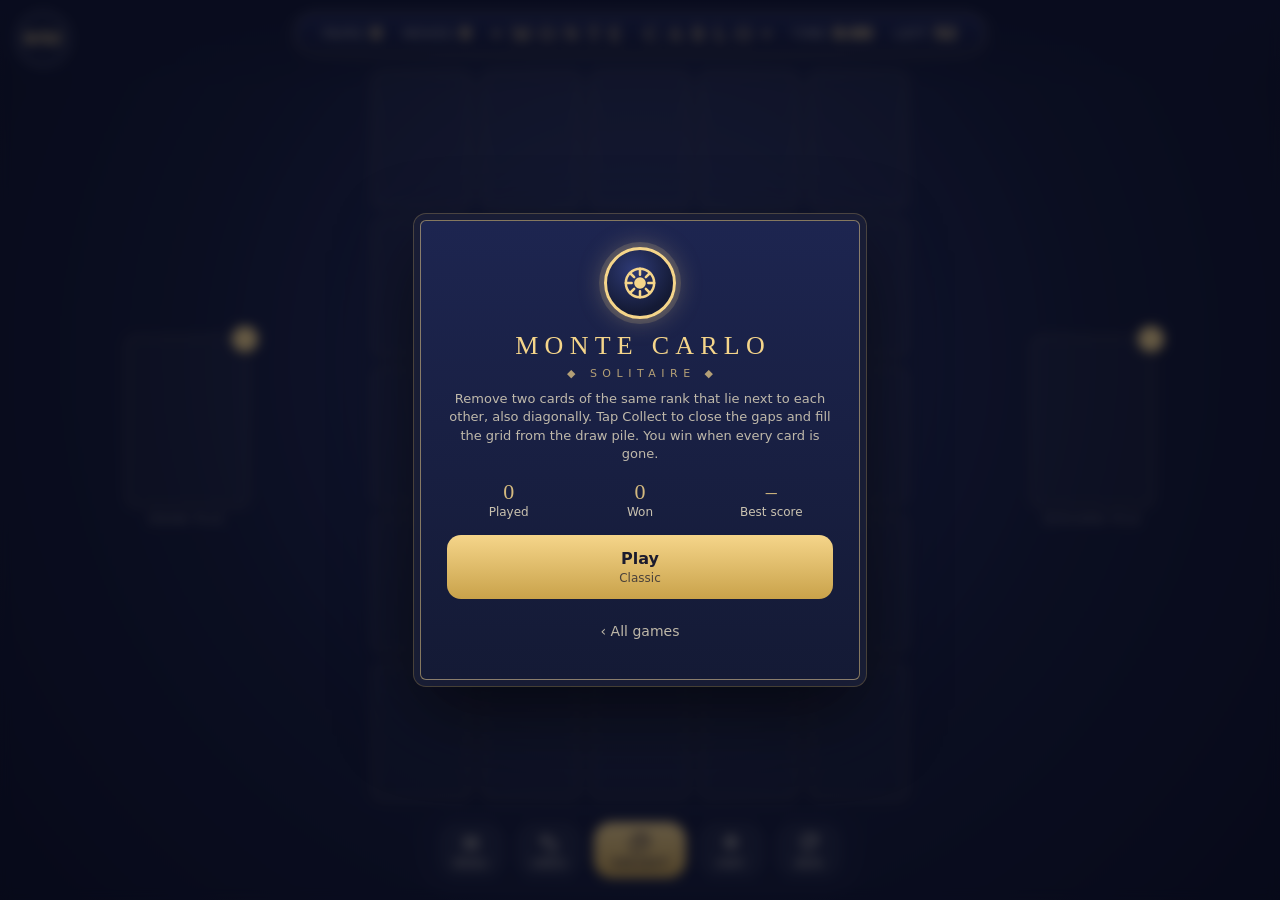
<file: montecarlo.html>
<!doctype html>
<html lang="sv">
<head>
<meta charset="utf-8">
<meta name="viewport" content="width=device-width, initial-scale=1, maximum-scale=1, user-scalable=no, viewport-fit=cover">
<meta name="apple-mobile-web-app-capable" content="yes">
<meta name="mobile-web-app-capable" content="yes">
<meta name="apple-mobile-web-app-title" content="Solitaires">
<meta name="theme-color" content="#10152e">
<link rel="manifest" href="manifest.webmanifest">
<link rel="icon" href="icons/icon-192.png" type="image/png">
<link rel="apple-touch-icon" href="icons/apple-touch-icon.png">
<title>Monte Carlo Solitaire</title>
<link rel="stylesheet" href="cards.css">
<link rel="stylesheet" href="base.css">
<link rel="stylesheet" href="game.css">
<style>
  /* Långt spelnamn: poängraden får inte nå ringen när skärmen står */
  @media (max-width:900px) { .hud { gap:14px; padding-left:20px; padding-right:20px; } .hud > * { gap:14px; } }
</style>
<script src="i18n.js"></script>
<script src="cards.js"></script>
<script src="sounds.js"></script>
<script src="games.js"></script>
<script src="base.js"></script>
<script src="game.js"></script>
</head>
<body>
<div class="remove-blur" aria-hidden="true"></div>
<div id="board">
  <div class="ring" id="ring"><span id="cleared">0/52</span></div>
  <div class="hud"><div class="l"><span><em data-i18n="mcPairs">Pairs</em><b id="score">0</b></span><span><em data-i18n="moves">Moves</em><b id="moves">0</b></span></div><div class="ttl"><span data-i18n="montecarlo">Monte Carlo</span></div><div class="r"><span><em data-i18n="time">Time</em><b id="time">0:00</b></span><span><em data-i18n="left">Left</em><b id="left">52</b></span></div></div>
  <div class="slot" id="stock-slot"></div>
  <div class="slot" id="waste-slot"></div>
  <div class="badge" id="stock-n"></div>
  <div class="badge" id="gone-n"></div>
  <div class="plabel" id="stock-lbl" data-i18n="stock">Draw pile</div>
  <div class="plabel" id="waste-lbl" data-i18n="waste">Discard pile</div>
</div>

<div class="overlay lobby" id="lobby"><div class="panel">
  <div class="medal"><svg viewBox="0 0 48 48" aria-hidden="true"></svg></div>
  <h2 data-i18n="montecarlo">Monte Carlo</h2>
  <div class="orn">◆ Solitaire ◆</div>
  <p class="rules" data-i18n="mcRules"></p>
  <div class="statgrid"><div><b id="st-played">0</b><span data-i18n="played">Played</span></div><div><b id="st-won">0</b><span data-i18n="won">Won</span></div><div><b id="st-best">–</b><span data-i18n="bestScore">Best score</span></div></div>
  <button class="btn gold" id="l-resume"></button>
  <button class="btn gold" id="l-play"></button>
  <button class="btn link" id="l-home" data-i18n="allGames">‹ All games</button>
</div></div>

<script>
(() => {
  const t = I18N.t;
  I18N.apply();
  const $ = id => document.getElementById(id);
  const board = $('board');
  const { store, UNDO, HINTS, fmt, place, instant, toast, shake, record, recordWin, begin, flow, table } = Game.init(board, 'montecarlo', { mid: 'collect', win: 'mcWin', lost: 'mcLost', sized: true });

  let st = null, hist = [], M = null, drag = null, sel = -1, hintIdx = 0;
  const save = () => st && store.set('montecarlo.game', { st, hist });
  const settings = {};
  const SKEY = 'montecarlo.settings';

  // Rutorna i brädet
  for (let i = 0; i < 25; i++) board.insertAdjacentHTML('beforeend', `<div class="slot" id="g${i}"></div>`);

  // ---------- Regler ----------
  // Ett bräde med 5 × 5 rutor (grid: kortets nummer, eller null för en lucka). Två kort med samma valör som ligger intill varandra,
  // även på diagonalen, tas bort. Samla ihop stänger luckorna och fyller på från draghögen. Alla 52 kort borta är en vinst.
  const rank = id => st.deck[id].r;
  const near = (a, b) => a !== b && Math.abs((a % 5) - (b % 5)) <= 1 && Math.abs(Math.floor(a / 5) - Math.floor(b / 5)) <= 1;
  const isPair = (a, b) => st.grid[a] !== null && st.grid[b] !== null && near(a, b) && rank(st.grid[a]) === rank(st.grid[b]);
  const partners = a => [...Array(25).keys()].filter(b => isPair(a, b));
  function allPairs() {
    const res = [];
    for (let a = 0; a < 25; a++) for (let b = a + 1; b < 25; b++) if (isPair(a, b)) res.push([a, b]);
    return res;
  }
  // Ändrar Samla ihop något? Ja, om ett kort ligger efter en lucka eller om draghögen kan fylla på.
  function canCollect() {
    const firstGap = st.grid.indexOf(null);
    return firstGap >= 0 && (st.stock.length > 0 || st.grid.slice(firstGap).some(x => x !== null));
  }
  const stuck = () => !st.won && st.gone.length < 52 && !allPairs().length && !canCollect();

  // ---------- Spelflöde ----------
  const curLevel = () => 'classic', wantLevel = () => 'classic';
  const untouched = () => st && !st.won && !st.moves;
  function newGame() {
    if (st && !st.won && st.moves > 0) record(curLevel(), st, false);   // ett ej klarat spel hamnar också på topplistan
    const { deck, ids } = table.shuffled();
    const grid = ids.splice(-25);
    st = { deck, grid, stock: ids, gone: [], score: 0, moves: 0, time: 0, won: false, counted: false, id: Date.now() };
    hist = []; sel = -1; hintIdx = 0; table.clearHints(); table.build(deck);
    instant(() => deck.forEach((_, id) => { table.el(id).className = 'card'; table.set(id, M.sx, M.sy, 10, 'card', M.sc); }));
    const delay = {};
    grid.forEach((id, i) => delay[id] = i * 30);
    render({ delay }); save();
  }
  function snapshot() { return JSON.stringify({ grid: st.grid, stock: st.stock, gone: st.gone, score: st.score }); }
  function pushHist() { if (!UNDO) return; hist.push(snapshot()); if (hist.length > UNDO) hist.shift(); }
  function after(anim) {
    begin(curLevel(), st);   // första draget: spelet räknas som spelat
    sel = -1; hintIdx = 0; table.clearHints(); render(anim); save();
    if (st.gone.length === 52 && !st.won) win();
    else if (stuck()) setTimeout(() => {
      if (!st || st.won || !stuck()) return;
      record(curLevel(), st, false);   // det förlorade spelet läggs på topplistan direkt
      showLost();
    }, 700);
  }
  function takePair(a, b) {
    pushHist();
    st.gone.push(st.grid[a], st.grid[b]);
    st.grid[a] = st.grid[b] = null;
    st.score = st.gone.length / 2; st.moves++;
    after({ vol: MOVE_VOL });
  }
  // Korten flyttas framåt så att luckorna försvinner, och nya kort från draghögen fyller på
  function collect() {
    if (drag || !st || st.won || !canCollect()) return;
    pushHist();
    const rest = st.grid.filter(x => x !== null), delay = {};
    let n = 0;
    while (rest.length < 25 && st.stock.length) { const id = st.stock.pop(); rest.push(id); delay[id] = 120 + n++ * 50; }
    while (rest.length < 25) rest.push(null);
    st.grid = rest; st.moves++;
    after({ delay, vol: .6 });
  }
  function undo() {
    if (!UNDO) { toast(t('toastUndoOff')); return; }
    if (drag || !hist.length || st.won) return;
    const moves = st.moves;
    Object.assign(st, JSON.parse(hist.pop()));
    st.moves = moves + 1;
    after({ vol: MOVE_VOL });
  }
  function win() {
    st.won = true; save(); updateHud();
    recordWin(curLevel(), st);   // topplistan och statistiken
    setTimeout(() => { $('win-text').textContent = t('winStats', { score: st.score, moves: st.moves, time: fmt(st.time) }); open('win'); }, 900);
  }

  // ---------- Tips ----------
  function hint() {
    if (!HINTS) { toast(t('toastHintsOff')); return; }
    if (!st || st.won) return;
    const list = allPairs();
    if (list.length) { const [a, b] = list[hintIdx++ % list.length]; table.showHint([table.el(st.grid[a]), table.el(st.grid[b])]); }
    else if (canCollect()) { table.pulse('b-collect'); toast(t('mcNoPairs')); }
    else toast(t('toastNoMoves'));
  }

  // ---------- Layout & rendering ----------
  // Liggande: draghögen till vänster och kasthögen till höger om brädet. Stående: båda ovanför brädet.
  const MOVE_VOL = .4;
  function layout() {
    const { W, H, T, B } = table.area(), land = W > H, m = Math.max(8, W * .02), g = Math.max(4, Math.min(W, H) * .012), LBL = 28;
    const cw = land ? Math.min((B - T - 4 * g) / 7, (W - 2 * m - 4 * g) / 8, 165)
                    : Math.min((B - T - 4 * g - LBL - 6) / 7.98, (W - 2 * m - 4 * g) / 5, 165);
    const ch = cw * 1.4, gw = 5 * cw + 4 * g, gh = 5 * ch + 4 * g, sc = land ? cw * 1.25 : cw * .7, sh = sc * 1.4;
    const x0 = (W - gw) / 2;
    let z;
    if (land) {
      const sy = T + (B - T - sh) / 2 - 14, sx = Math.max(m, (x0 - sc) / 2);
      z = { y0: T + (B - T - gh) / 2, sx, sy, wx: W - sx - sc, wy: sy };
    } else {
      const free = B - T - sh - LBL - gh;
      z = { y0: T + sh + LBL + Math.max(0, free) * .6, sx: x0, sy: T + Math.max(0, free) * .3, wx: x0 + gw - sc, wy: T + Math.max(0, free) * .3 };
    }
    M = { W, H, cw, ch, g, x0, sc, ...z };
    table.size(board, cw);
    [$('stock-slot'), $('waste-slot')].forEach(e => table.size(e, sc));
    table.put($('stock-slot'), M.sx, M.sy); table.put($('waste-slot'), M.wx, M.wy);
    table.put($('stock-n'), M.sx + sc - 16, M.sy - 10); table.put($('gone-n'), M.wx + sc - 16, M.wy - 10);
    const label = (id, x, y) => { table.put($(id), x - 20, y); $(id).style.width = sc + 40 + 'px'; };
    label('stock-lbl', M.sx, M.sy + sh + 6); label('waste-lbl', M.wx, M.wy + sh + 6);
    for (let i = 0; i < 25; i++) table.put($('g' + i), cellX(i), cellY(i));
  }
  const cellX = i => M.x0 + (i % 5) * (M.cw + M.g), cellY = i => M.y0 + Math.floor(i / 5) * (M.ch + M.g);
  function render(anim = {}) {
    table.anim(anim);
    st.stock.forEach((id, j) => table.set(id, M.sx, M.sy, 10 + j, 'card', M.sc));
    st.gone.forEach((id, j) => table.set(id, M.wx, M.wy, 100 + j, 'card up', M.sc));
    drawGrid();
    updateHud();
  }
  // Det valda kortet lyser, och om tips är på även korten som det kan paras med
  function drawGrid() {
    const can = HINTS && sel >= 0 ? partners(sel) : [];
    st.grid.forEach((id, i) => {
      if (id !== null) table.set(id, cellX(i), cellY(i), 200 + i, 'card up' + (i === sel ? ' sel' : can.includes(i) ? ' can' : ''), M.cw);
    });
  }
  function updateHud() {
    $('score').textContent = st.score;
    $('moves').textContent = st.moves;
    $('time').textContent = fmt(st.time);
    $('left').textContent = 52 - st.gone.length;
    $('cleared').textContent = st.gone.length + '/52';
    $('ring').style.setProperty('--p', st.gone.length / 52 * 100);
    $('stock-n').textContent = st.stock.length;
    $('stock-n').style.display = st.stock.length ? '' : 'none';
    $('gone-n').textContent = st.gone.length;
    $('gone-n').style.display = st.gone.length ? '' : 'none';
    $('collect-lbl').textContent = t('collect');
    $('b-collect').disabled = st.won || !canCollect();
    $('b-undo').disabled = UNDO > 0 && (!hist.length || st.won);
  }

  // ---------- Touch / mus ----------
  // Tryck på ett kort och sedan på ett kort med samma valör intill, eller dra det ena till det andra
  const cellOf = id => st.grid.indexOf(id);
  function overPartner(e, from) {
    for (const n of document.elementsFromPoint(e.clientX, e.clientY)) {
      const c = n.closest && n.closest('.card');
      if (!c) continue;
      const i = cellOf(+c.dataset.id);
      if (i >= 0 && isPair(from, i)) return i;
    }
    return -1;
  }
  board.addEventListener('pointerdown', e => {
    if (drag || !st || st.won) return;
    if (relayout()) return;   // skärmen har vridits utan att vi märkt det: rätta layouten först
    const el = e.target.closest('.card');
    if (!el) { if (sel >= 0) { sel = -1; drawGrid(); } return; }
    const i = cellOf(+el.dataset.id);
    if (i < 0) return;
    drag = { i, el, pid: e.pointerId, x0: e.clientX, y0: e.clientY, dx: 0, dy: 0, moving: false };
  });
  window.addEventListener('pointermove', e => {
    if (!drag || e.pointerId !== drag.pid) return;
    drag.dx = e.clientX - drag.x0; drag.dy = e.clientY - drag.y0;
    if (!drag.moving && Math.hypot(drag.dx, drag.dy) < 8) return;
    if (!drag.moving) { drag.moving = true; drag.el.classList.add('dragging'); drag.el.style.zIndex = 5000; table.clearHints(); }
    drag.el.style.translate = `${drag.el._x + drag.dx}px ${drag.el._y + drag.dy}px`;
    table.clearTargets();
    const to = overPartner(e, drag.i);
    if (to >= 0) table.el(st.grid[to]).classList.add('target');
  });
  function tap(g) {
    if (sel === g.i) { sel = -1; drawGrid(); return; }
    if (sel >= 0 && isPair(sel, g.i)) { takePair(sel, g.i); return; }
    if (!partners(g.i).length) { sel = -1; drawGrid(); shake([g.el]); return; }
    sel = g.i; table.clearHints(); drawGrid();
  }
  function endDrag(e, cancel) {
    if (!drag || e.pointerId !== drag.pid) return;
    const g = drag; drag = null; table.clearTargets();
    if (g.moving) {
      const to = cancel ? -1 : overPartner(e, g.i);
      // Flytta in fingrets förskjutning i kortets plats innan animationen, så att den startar där kortet släpptes
      place(g.el, g.el._x + g.dx, g.el._y + g.dy);
      void board.offsetWidth;
      if (to >= 0) takePair(g.i, to); else render({ vol: MOVE_VOL });
    } else if (!cancel) tap(g);
    setTimeout(relayout, 400);   // om skärmen vreds under draget
  }
  window.addEventListener('pointerup', e => endDrag(e, false));
  window.addEventListener('pointercancel', e => endDrag(e, true));

  // ---------- Knappar & dialoger ----------
  const ui = flow({ game: () => st, newGame, undo, hint, draw: collect, stuck, untouched, save, settings, SKEY, curLevel, wantLevel, changeSub: 'idChangeSub' });
  const { open, showLost } = ui;

  function relayout() {
    if (drag || !M || (M.W === board.clientWidth && M.H === board.clientHeight)) return false;
    layout(); if (st) instant(() => render());
    return true;
  }
  Game.watch({ board, game: () => st, paused: () => ui.paused(), save, relayout });

  // ---------- Start ----------
  layout();
  const saved = store.get('montecarlo.game');
  if (saved && saved.st && saved.st.deck && saved.st.grid && !saved.st.won) {
    st = saved.st; hist = UNDO ? (saved.hist || []).slice(-UNDO) : [];
    table.build(st.deck);
    instant(() => render());
  }
  ui.showLobby();
})();
</script>
</body>
</html>
</file>
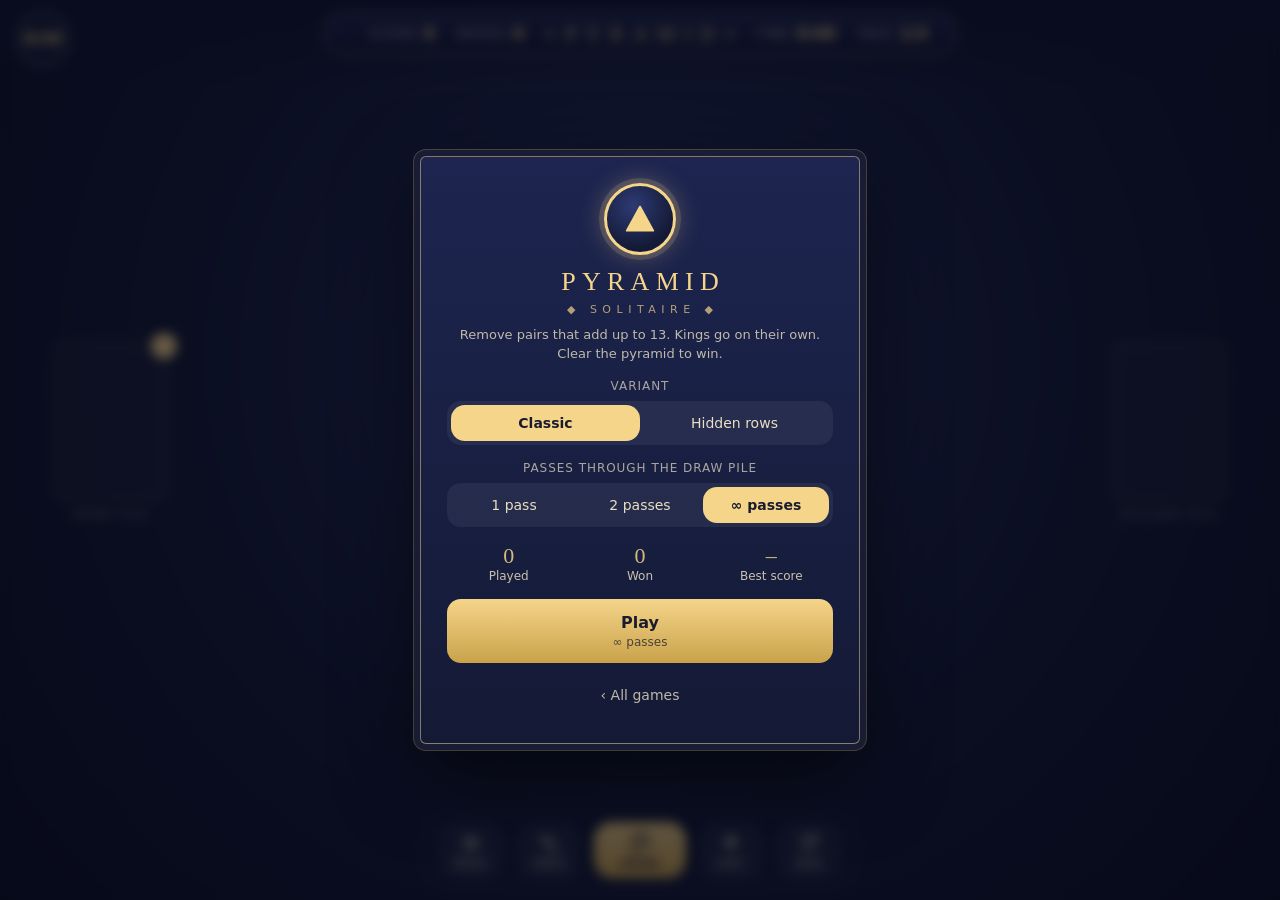
<file: pyramid.html>
<!doctype html>
<html lang="sv">
<head>
<meta charset="utf-8">
<meta name="viewport" content="width=device-width, initial-scale=1, maximum-scale=1, user-scalable=no, viewport-fit=cover">
<meta name="apple-mobile-web-app-capable" content="yes">
<meta name="mobile-web-app-capable" content="yes">
<meta name="apple-mobile-web-app-title" content="Solitaires">
<meta name="theme-color" content="#10152e">
<link rel="manifest" href="manifest.webmanifest">
<link rel="icon" href="icons/icon-192.png" type="image/png">
<link rel="apple-touch-icon" href="icons/apple-touch-icon.png">
<title>Pyramid Solitaire</title>
<link rel="stylesheet" href="cards.css">
<link rel="stylesheet" href="base.css">
<link rel="stylesheet" href="game.css">
<script src="i18n.js"></script>
<script src="cards.js"></script>
<script src="sounds.js"></script>
<script src="games.js"></script>
<script src="base.js"></script>
<script src="game.js"></script>
</head>
<body>
<div class="remove-blur" aria-hidden="true"></div>
<div id="board">
  <div class="ring" id="ring"><span id="cleared">0/28</span></div>
  <div class="hud"><div class="l"><span><em data-i18n="score">Score</em><b id="score">0</b></span><span><em data-i18n="moves">Moves</em><b id="moves">0</b></span></div><div class="ttl"><span data-i18n="pyramid">Pyramid</span></div><div class="r"><span><em data-i18n="time">Time</em><b id="time">0:00</b></span><span><em data-i18n="pass">Pass</em><b id="pass">1/3</b></span></div></div>
  <div class="slot stock" id="stock-slot"></div>
  <div class="slot" id="waste-slot"></div>
  <div class="badge" id="stock-n"></div>
  <div class="plabel" id="stock-lbl" data-i18n="stock">Draw pile</div>
  <div class="plabel" id="waste-lbl" data-i18n="waste">Discard pile</div>
</div>

<div class="overlay lobby" id="lobby"><div class="panel">
  <div class="medal"><svg viewBox="0 0 48 48" aria-hidden="true"></svg></div>
  <h2 data-i18n="pyramid">Pyramid</h2>
  <div class="orn">◆ Solitaire ◆</div>
  <p class="rules" id="rules"></p>
  <div class="label" data-i18n="variant">Variant</div>
  <div class="seg" data-key="variant"><button class="btn" data-v="classic" data-i18n="classic">Classic</button><button class="btn" data-v="hidden" data-i18n="hiddenRows">Hidden rows</button></div>
  <div class="label" data-i18n="passesLabel">Passes through the draw pile</div>
  <div class="seg" data-key="passes"><button class="btn" data-v="1"></button><button class="btn" data-v="2"></button><button class="btn" data-v="0"></button></div>
  <div class="statgrid"><div><b id="st-played">0</b><span data-i18n="played">Played</span></div><div><b id="st-won">0</b><span data-i18n="won">Won</span></div><div><b id="st-best">–</b><span data-i18n="bestScore">Best score</span></div></div>
  <button class="btn gold" id="l-resume"></button>
  <button class="btn gold" id="l-play"></button>
  <button class="btn link" id="l-home" data-i18n="allGames">‹ All games</button>
</div></div>

<script>
(() => {
  const t = I18N.t;
  I18N.apply();
  const $ = id => document.getElementById(id);
  const board = $('board');
  // Gemensamt för alla spel (game.js): lagring, startsidans inställningar, kortens plats, meddelanden och skakning.
  // INFO är spelets uppgifter i games.js: nivåer, nivånamn och lobbyns symbol.
  const { store, global, SPEED, UNDO, HINTS, FACE, BACK, fmt, btnText, place, instant, toast, shake, INFO, record, recordWin, begin, stats, flow } = Game.init(board, 'pyramid', { mid: 'draw', win: 'pyrWin', lost: 'lostText' });

  let st = null, hist = [], els = [], M = null, drag = null, sel = -1;
  let hintIdx = 0, hintTimer = 0;

  // Nivån (i statistiken och på topplistan) är variant och antal varv genom talongen
  // (0 = obegränsat), t.ex. "2" för klassisk med 2 varv och "h0" för dolda rader med obegränsat antal varv.
  const level = INFO.levelKey;
  const save = () => st && store.set('pyramid.game', { st, hist });

  // Animationer, tips, ljud och kortens utseende är övergripande inställningar (startsidan). Antal varv är Pyramids eget.
  const SKEY = 'pyramid.settings';
  const settings = Object.assign({ passes: 0, variant: 'classic' }, store.get(SKEY) || {});

  // ---------- Regler ----------
  // Pyramiden har 28 platser, rad för rad (rad 0 är toppen). En plats är null när kortet är borttaget.
  // Ett kort är täckt av de två korten snett under sig. Par som blir 13 tas bort, kungar (13) tas bort ensamma.
  const idx = (row, k) => row * (row + 1) / 2 + k;
  const ROW = [...Array(28)].map((_, i) => { const r = Math.floor((Math.sqrt(8 * i + 1) - 1) / 2); return [r, i - idx(r, 0)]; });
  const rank = id => st.deck[id].r;
  const top = () => st.waste.length ? st.waste[st.waste.length - 1] : -1;
  // Kan kortet tas? Översta kortet i kasthögen går alltid. Ett pyramidkort går om det ligger med framsidan upp och inget ligger på det.
  const down = i => !!(st.down && st.down[i]);
  const covers = i => { const [r, k] = ROW[i]; return r === 6 ? [] : [st.pyr[idx(r + 1, k)], st.pyr[idx(r + 1, k + 1)]]; };
  function takeable(id) {
    if (id === top()) return true;
    const i = st.pyr.indexOf(id);
    return i >= 0 && !down(i) && covers(i).every(c => c === null);
  }
  // Dolda rader: ett kort med baksidan upp vänds när inget längre ligger på det
  function reveal() {
    if (st.down) st.pyr.forEach((id, i) => { if (id !== null && st.down[i] && covers(i).every(c => c === null)) st.down[i] = false; });
  }
  const pairOk = (a, b) => a !== b && rank(a) + rank(b) === 13 && takeable(a) && takeable(b);
  const cleared = () => st.pyr.filter(x => x === null).length;
  const canTurn = () => !st.stock.length && st.waste.length > 0 && (st.passes === 0 || st.pass < st.passes);
  // Alla möjliga drag: kungar och par. Drag som tar bort pyramidkort kommer först.
  function findMoves() {
    const ids = st.pyr.filter((x, i) => x !== null && !down(i)).concat(top() >= 0 ? [top()] : []), res = [];
    ids.forEach(a => { if (rank(a) === 13 && takeable(a)) res.push([a]); });
    for (let i = 0; i < ids.length; i++) for (let j = i + 1; j < ids.length; j++) if (pairOk(ids[i], ids[j])) res.push([ids[i], ids[j]]);
    const onPyr = m => m.filter(id => st.pyr.includes(id)).length;
    return res.sort((a, b) => onPyr(b) - onPyr(a));
  }

  // ---------- Spelflöde ----------
  // Spelets nivå och nivån som är vald i lobbyn. Ett orört spel på vald nivå läggs inte om när man trycker Spela.
  const curLevel = () => String(level(st.variant, st.passes)), wantLevel = () => String(level(settings.variant, settings.passes));
  const untouched = () => st && !st.won && !st.moves && curLevel() === wantLevel();
  function newGame() {
    if (st && !st.won && st.moves > 0) record(curLevel(), st, false);   // ett ej klarat spel hamnar också på topplistan
    const { passes, variant } = settings;
    const deck = [];
    for (let s = 0; s < 4; s++) for (let r = 1; r <= 13; r++) deck.push({ s, r });
    const ids = deck.map((_, i) => i);
    for (let i = ids.length - 1; i > 0; i--) { const j = Math.floor(Math.random() * (i + 1)); [ids[i], ids[j]] = [ids[j], ids[i]]; }
    // Dolda rader: rad 6 (nederst), 4, 2 och 0 ligger med framsidan upp, rad 5, 3 och 1 med baksidan upp
    const pyrDown = ROW.map(([r]) => variant === 'hidden' && r % 2 === 1);
    st = { deck, pyr: ids.splice(0, 28), down: pyrDown, stock: ids, waste: [], gone: [], score: 0, moves: 0, time: 0, pass: 1, passes, variant, won: false, counted: false, id: Date.now() };
    hist = []; sel = -1; clearHint(); buildCards();
    instant(() => els.forEach(e => { place(e, M.sx, M.sy); e.className = 'card'; }));
    const delay = {};
    st.pyr.forEach((id, i) => delay[id] = i * 30);
    render({ delay }); save();
  }
  function snapshot() { return JSON.stringify({ pyr: st.pyr, down: st.down, stock: st.stock, waste: st.waste, gone: st.gone, score: st.score, pass: st.pass }); }
  function pushHist() { if (!UNDO) return; hist.push(snapshot()); if (hist.length > UNDO) hist.shift(); }
  function after(anim) {
    begin(curLevel(), st);   // första draget: spelet räknas som spelat
    reveal(); clearHint(); render(anim); save();
    if (cleared() === 28 && !st.won) win();
    else if (stuck()) setTimeout(() => {
      if (!st || st.won || !stuck()) return;
      record(curLevel(), st, false);   // det förlorade spelet läggs på topplistan direkt
      showLost();
    }, 700);
  }
  // Inga drag kvar: draghögen är tom (man drar alla kort först, som för hand), inget par finns, och inget kort i kasthögen
  // (om den får vändas igen) är en kung eller kan paras med ett fritt pyramidkort.
  function stuck() {
    if (st.won || st.stock.length || findMoves().length) return false;
    const free = st.pyr.filter(id => id !== null && takeable(id));
    const later = canTurn() ? st.waste : [];
    return !later.some(c => rank(c) === 13 || free.some(p => rank(p) + rank(c) === 13));
  }
  // Tar bort ett par (eller en kung). Pyramidkort ger 10 poäng, kort från kasthögen 5, tom pyramid 250 extra.
  function remove(ids) {
    pushHist();
    const delay = {};
    ids.forEach((id, k) => {
      const i = st.pyr.indexOf(id);
      if (i >= 0) { st.pyr[i] = null; st.score += 10; } else { st.waste.pop(); st.score += 5; }
      st.gone.push(id); delay[id] = k * 60;
    });
    if (cleared() === 28) st.score += 250;
    st.moves++; sel = -1;
    after({ delay });
  }
  // Dra ett kort från talongen, eller vänd kasthögen till en ny talong om det finns varv kvar
  function draw() {
    if (drag || !st || st.won) return;
    if (st.stock.length) { pushHist(); st.waste.push(st.stock.pop()); }
    else if (canTurn()) { pushHist(); st.stock = st.waste.reverse(); st.waste = []; st.pass++; }
    else return;
    st.moves++; sel = -1;
    after({ vol: .6 });
  }
  function undo() {
    if (!UNDO) { toast(t('toastUndoOff')); return; }
    if (drag || !hist.length || st.won) return;
    const moves = st.moves;
    Object.assign(st, JSON.parse(hist.pop()));
    st.moves = moves + 1; sel = -1;
    after({ vol: MOVE_VOL });
  }
  function win() {
    st.won = true; save(); updateHud();
    recordWin(curLevel(), st);   // topplistan och statistiken
    setTimeout(() => { $('win-text').textContent = t('winStats', { score: st.score, moves: st.moves, time: fmt(st.time) }); open('win'); }, 900);
  }
  // Tryck på ett kort: kungar försvinner direkt, annars väljs kortet eller paras med det valda
  function tap(id) {
    if (rank(id) === 13 && takeable(id)) { remove([id]); return; }
    if (sel >= 0 && sel !== id && pairOk(sel, id)) { remove([sel, id]); return; }
    sel = sel === id || !takeable(id) ? -1 : id;
    render();
  }

  // ---------- Tips ----------
  function hint() {
    if (!HINTS) { toast(t('toastHintsOff')); return; }
    if (!st || st.won) return;
    clearHintMarks();
    const moves = findMoves();
    if (!moves.length) {
      if (st.stock.length || canTurn()) {
        const b = $('b-draw'); b.classList.remove('pulse'); void b.offsetWidth; b.classList.add('pulse');
        toast(t(st.stock.length ? 'toastNoPairsDraw' : 'toastNoPairsTurn'));
      } else toast(t('toastNoMoves'));
      return;
    }
    moves[hintIdx++ % moves.length].forEach(id => els[id].classList.add('hint'));
    hintTimer = setTimeout(clearHintMarks, 1600);
  }
  function clearHintMarks() { clearTimeout(hintTimer); board.querySelectorAll('.hint').forEach(e => e.classList.remove('hint')); }
  function clearHint() { hintIdx = 0; clearHintMarks(); }

  // ---------- Layout & rendering ----------
  function buildCards() {
    els.forEach(e => e.remove());
    els = st.deck.map((c, id) => {
      const e = document.createElement('div');
      e.className = 'card'; e.dataset.id = id;
      e.innerHTML = CardFaces.html(c, FACE);
      board.appendChild(e);
      return e;
    });
  }
  const put = (e, x, y) => { e.style.left = x + 'px'; e.style.top = y + 'px'; };
  function layout() {
    const W = board.clientWidth, H = board.clientHeight, br = board.getBoundingClientRect();
    // Korten får ytan mellan banderollen och dockan
    const T = document.querySelector('.hud').getBoundingClientRect().bottom - br.top + 16;
    const B = document.querySelector('.dock').getBoundingClientRect().top - br.top - 16;
    const land = W > H, LBL = 24;   // LBL: plats för etiketten under talong och kasthög
    // Liggande: talongen till vänster och kasthögen till höger om pyramiden. Stående: båda under.
    let cw = land ? Math.min((B - T - LBL) / (1.4 * 4), (W - 120) / (7 * 1.08 + 2 * 1.4))
                  : Math.min((W - 40) / 7.6, (B - T - 40 - LBL) / (1.4 * 5));
    cw = Math.min(cw, 140);
    const ch = cw * 1.4, step = ch * .5, gap = cw * .08, pyrW = 7 * cw + 6 * gap, pyrH = ch + 6 * step;
    let ptop, sx, sy, wx, wy;
    if (land) {
      ptop = T + (B - T - LBL - pyrH) / 2;
      const side = (W - pyrW) / 2;
      sx = side / 2 - cw / 2; wx = W - side / 2 - cw / 2; sy = wy = ptop + pyrH / 2 - ch / 2;
    } else {
      ptop = T + (B - T - (pyrH + 40 + ch + LBL)) / 2;
      sy = wy = ptop + pyrH + 40; sx = W / 2 - cw - 16; wx = W / 2 + 16;
    }
    const pos = ROW.map(([r, k]) => [W / 2 - (r + 1) * (cw + gap) / 2 + gap / 2 + k * (cw + gap), ptop + r * step]);
    const rr = $('ring').getBoundingClientRect();
    M = { W, H, cw, ch, pos, sx, sy, wx, wy,
          rx: rr.left - br.left + rr.width / 2 - cw / 2, ry: rr.top - br.top + rr.height / 2 - ch / 2 };
    board.style.setProperty('--cw', cw + 'px');
    board.style.setProperty('--ch', ch + 'px');
    put($('stock-slot'), sx, sy); put($('waste-slot'), wx, wy);
    [['stock-lbl', sx], ['waste-lbl', wx]].forEach(([id, x]) => { put($(id), x, sy + ch + 8); $(id).style.width = cw + 'px'; });
    put($('stock-n'), sx + cw - 16, sy - 10);
  }
  const MOVE_VOL = .4;   // spelarens egna flyttar (och ångra) låter svagare än utdelningen
  function render(anim = {}) {
    const delay = anim.delay || {};
    const quiet = board.classList.contains('noanim');
    const set = (id, x, y, z, cls) => {
      const e = els[id];
      // Ett kort som flyttas låter när det landar: efter sin fördröjning och ca 60 % av rörelsen
      if (!quiet && (Math.abs(e._x - x) > 8 || Math.abs(e._y - y) > 8))
        CardSounds.place(((delay[id] || 0) + 180) * SPEED, (cls.includes('gone') ? .6 : 1) * (anim.vol ?? 1));
      // Skriv bara det som har ändrats, så att webbläsaren inte behöver räkna om kort som ligger still
      const zs = String(z), dl = (delay[id] || 0) * SPEED + 'ms';
      if (e._x !== x || e._y !== y) place(e, x, y);
      if (e.style.zIndex !== zs) e.style.zIndex = zs;
      if (e.className !== cls) e.className = cls;
      if (e.style.transitionDelay !== dl) e.style.transitionDelay = dl;
    };
    const mark = id => (id === sel ? ' sel' : '') + (HINTS && sel >= 0 && id !== sel && pairOk(sel, id) ? ' match' : '');
    st.stock.forEach((id, j) => set(id, M.sx, M.sy, 10 + j, 'card'));
    st.waste.forEach((id, j) => set(id, M.wx, M.wy, 100 + j, 'card up' + mark(id)));
    st.gone.forEach((id, j) => set(id, M.rx, M.ry, 3000 + j, 'card up gone'));
    st.pyr.forEach((id, i) => { if (id !== null) set(id, M.pos[i][0], M.pos[i][1], 200 + i, down(i) ? 'card' : 'card up' + (takeable(id) ? '' : ' dim') + mark(id)); });
    updateHud();
  }
  function updateHud() {
    $('score').textContent = st.score;
    $('moves').textContent = st.moves;
    $('time').textContent = fmt(st.time);
    $('pass').textContent = st.pass + '/' + (st.passes || '∞');
    const c = cleared();
    $('cleared').textContent = c + '/28';
    $('ring').style.setProperty('--p', c / 28 * 100);
    const turn = canTurn();
    $('stock-n').textContent = st.stock.length;
    $('stock-n').style.display = st.stock.length ? '' : 'none';
    $('stock-slot').textContent = turn ? '↻' : '';
    $('stock-slot').classList.toggle('empty', !st.stock.length && !turn);
    $('draw-lbl').textContent = st.stock.length ? t('draw', st.stock.length) : t('turn');
    $('b-draw').disabled = st.won || (!st.stock.length && !turn);
    $('b-undo').disabled = UNDO > 0 && (!hist.length || st.won);
  }

  // ---------- Touch / mus ----------
  // Tryck på två kort som blir 13, eller dra det ena kortet till det andra. Tryck på talongen för att dra ett kort.
  const clearTarget = () => board.querySelectorAll('.target').forEach(e => e.classList.remove('target'));
  function dropTarget(e, g) {
    for (const n of document.elementsFromPoint(e.clientX, e.clientY)) {
      const c = n.closest && n.closest('.card');
      if (c && +c.dataset.id !== g.id && pairOk(g.id, +c.dataset.id)) return +c.dataset.id;
    }
    return -1;
  }
  board.addEventListener('pointerdown', e => {
    if (drag || !st || st.won) return;
    if (relayout()) return;   // skärmen har vridits utan att vi märkt det: rätta layouten först
    const el = e.target.closest('.card');
    if (e.target.closest('#stock-slot') || (el && st.stock.includes(+el.dataset.id))) { draw(); return; }
    if (!el) { if (sel >= 0) { sel = -1; render(); } return; }
    const id = +el.dataset.id;
    if (st.gone.includes(id)) return;
    if (!takeable(id)) { shake([el]); return; }
    drag = { id, el, pid: e.pointerId, x0: e.clientX, y0: e.clientY, dx: 0, dy: 0, moving: false };
  });
  window.addEventListener('pointermove', e => {
    if (!drag || e.pointerId !== drag.pid) return;
    drag.dx = e.clientX - drag.x0; drag.dy = e.clientY - drag.y0;
    if (!drag.moving && (Math.hypot(drag.dx, drag.dy) < 8 || !takeable(drag.id))) return;
    if (!drag.moving) { drag.moving = true; drag.el.classList.add('dragging'); drag.el.style.zIndex = 5000; clearHintMarks(); }
    drag.el.style.translate = `${drag.el._x + drag.dx}px ${drag.el._y + drag.dy}px`;
    clearTarget();
    const tg = dropTarget(e, drag);
    if (tg >= 0) els[tg].classList.add('target');
  });
  function endDrag(e, cancel) {
    if (!drag || e.pointerId !== drag.pid) return;
    const g = drag; drag = null; clearTarget();
    if (g.moving) {
      const tg = cancel ? -1 : dropTarget(e, g);
      // Flytta in fingrets förskjutning i kortets plats innan animationen, så att den startar där kortet släpptes (som i Spider)
      place(g.el, g.el._x + g.dx, g.el._y + g.dy);
      void board.offsetWidth;
      if (tg >= 0) remove([g.id, tg]); else render({ vol: MOVE_VOL });
    } else if (!cancel) tap(g.id);
    setTimeout(relayout, 400);   // om skärmen vreds under draget
  }
  window.addEventListener('pointerup', e => endDrag(e, false));
  window.addEventListener('pointercancel', e => endDrag(e, true));

  // ---------- Knappar & dialoger ----------
  document.querySelectorAll('#lobby [data-key=passes] .btn').forEach(b => b.textContent = t('passes', +b.dataset.v));
  // Menyn, dialogerna och knapparna (game.js)
  const ui = flow({ game: () => st, newGame, undo, hint, draw, stuck, untouched, save, settings, SKEY, parse: (v, key) => key === 'passes' ? +v : v, curLevel, wantLevel, changeSub: 'pyrChangeSub', lobby: () => { $('rules').textContent = t('pyrRules') + (settings.variant === 'hidden' ? ' ' + t('pyrHiddenRules') : ''); } });
  const { open, showLobby, showLost } = ui;

  // Räkna om layouten när skärmen ändrar storlek (game.js lyssnar efter vridning och storleksändring)
  function relayout() {
    if (drag || !M || (M.W === board.clientWidth && M.H === board.clientHeight)) return false;
    layout(); if (st) instant(() => render());
    return true;
  }
  // Tidtagning, sparande när appen stängs, omräkning vid vridning och offline-stöd (game.js)
  Game.watch({ board, game: () => st, paused: () => ui.paused(), save, relayout });

  // ---------- Start ----------
  layout();
  const saved = store.get('pyramid.game');
  if (saved && saved.st && saved.st.deck && saved.st.deck.length === 52 && !saved.st.won) {
    st = saved.st; hist = UNDO ? (saved.hist || []).slice(-UNDO) : [];
    buildCards();
    instant(() => render());
  }
  showLobby();
})();
</script>
</body>
</html>
</file>
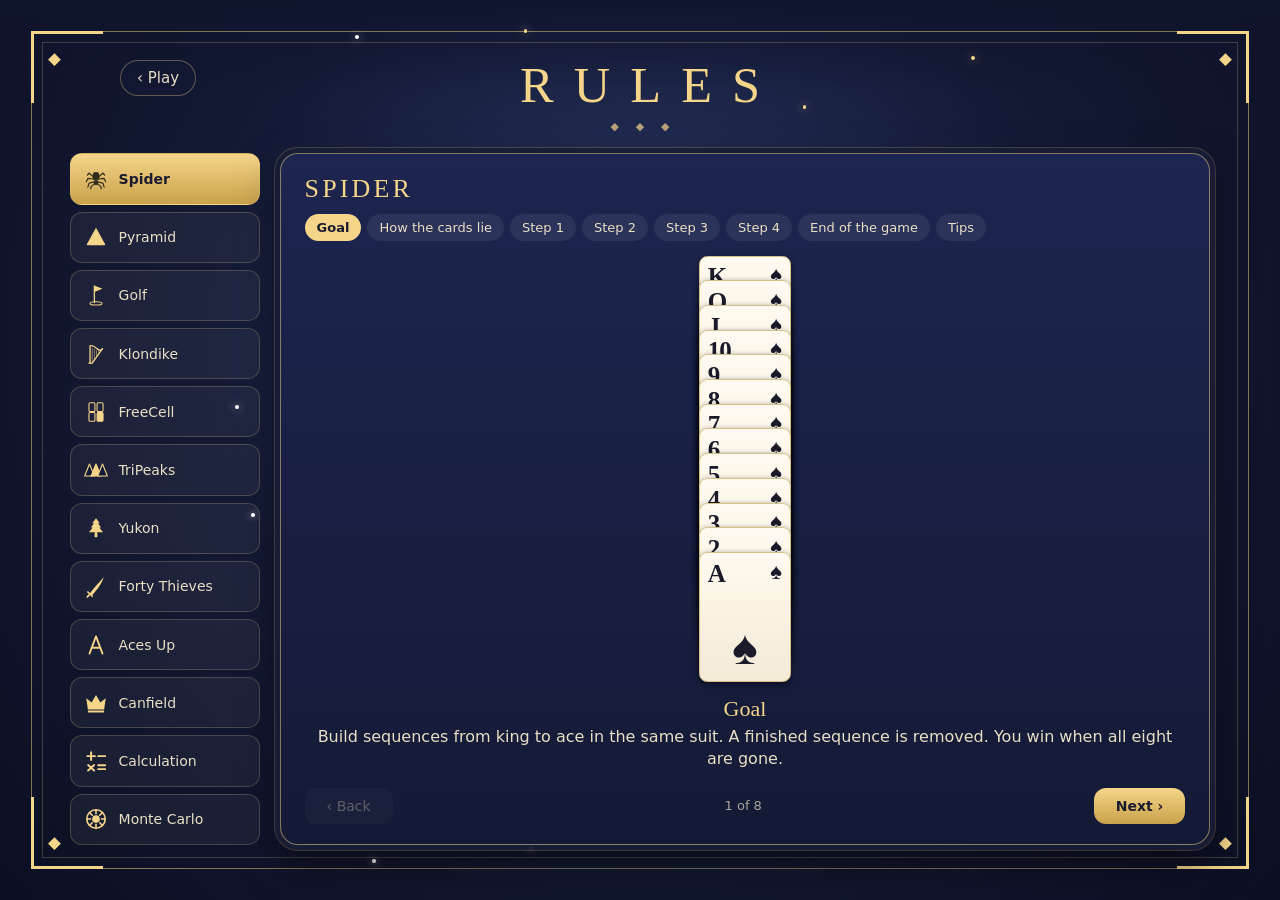
<file: rules.html>
<!doctype html>
<html lang="sv">
<head>
<meta charset="utf-8">
<meta name="viewport" content="width=device-width, initial-scale=1, maximum-scale=1, user-scalable=no, viewport-fit=cover">
<meta name="apple-mobile-web-app-capable" content="yes">
<meta name="mobile-web-app-capable" content="yes">
<meta name="apple-mobile-web-app-title" content="Solitaires">
<meta name="theme-color" content="#10152e">
<link rel="manifest" href="manifest.webmanifest">
<link rel="icon" href="icons/icon-192.png" type="image/png">
<link rel="apple-touch-icon" href="icons/apple-touch-icon.png">
<title>Solitaires</title>
<link rel="stylesheet" href="cards.css">
<link rel="stylesheet" href="base.css">
<link rel="stylesheet" href="page.css">
<script src="i18n.js"></script>
<script src="cards.js"></script>
<script src="games.js"></script>
<script src="base.js"></script>
<script src="rules.js"></script>
<style>
  /* Knappar till vänster, en för varje patiens */
  #list { position:absolute; display:flex; flex-direction:column; gap:7px; overflow:auto; scrollbar-width:none; }
  #list::-webkit-scrollbar { display:none; }
  #list button { all:unset; flex:1 0 auto; min-height:44px; max-height:64px; display:flex; align-items:center; gap:10px; padding:0 12px; box-sizing:border-box; border-radius:12px; cursor:pointer; touch-action:manipulation;
                 font-size:14px; background:rgba(255,255,255,.05); border:1px solid rgba(245,213,138,.22); }
  #list svg { width:26px; height:26px; flex:none; overflow:visible; }
  #list button.on { background:linear-gradient(180deg,var(--gold),var(--gold2)); color:#1b1b2e; font-weight:700; }
  #list button.on svg { filter:brightness(.2); }
  /* Fönstret med reglerna: rubrik, flikar, en bild eller text i mitten och knappar nederst */
  #win { position:absolute; display:flex; flex-direction:column; padding:20px 24px; border-radius:18px; background:linear-gradient(180deg,#1d2550,#141a35); border:1px solid rgba(245,213,138,.5);
         box-shadow:0 0 0 5px rgba(20,26,53,.9), 0 0 0 6px rgba(245,213,138,.2), 0 18px 40px rgba(0,0,0,.5); }
  #win h2 { margin:0; font:400 26px Georgia,serif; color:var(--gold); letter-spacing:.12em; text-transform:uppercase; }
  .tabs { display:flex; flex-wrap:wrap; gap:6px; margin-top:10px; }
  .tabs button { all:unset; padding:6px 12px; border-radius:14px; font-size:13px; cursor:pointer; touch-action:manipulation; background:rgba(255,255,255,.07); }
  .tabs button.on { background:var(--gold); color:#1b1b2e; font-weight:700; }
  #stage { flex:1; min-height:0; display:grid; place-items:center; margin:14px 0; }
  .say { text-align:center; min-height:84px; }
  .say strong { display:block; font:400 22px Georgia,serif; color:var(--gold); margin-bottom:4px; }
  .say p { margin:0; font-size:16px; line-height:1.4; }
  /* Slut och Tips: bara text, mitt i fönstret */
  .big { max-width:620px; text-align:center; }
  .big strong { display:block; font:400 30px Georgia,serif; color:var(--gold); margin-bottom:14px; }
  .big p { margin:0; font-size:21px; line-height:1.5; }
  .pager { display:flex; align-items:center; justify-content:space-between; margin-top:8px; }
  .pager button { all:unset; padding:10px 22px; border-radius:12px; cursor:pointer; touch-action:manipulation; background:rgba(255,255,255,.08); font-size:14px; }
  .pager button.go { background:linear-gradient(180deg,var(--gold),var(--gold2)); color:#1b1b2e; font-weight:700; }
  .pager button:disabled { opacity:.35; cursor:default; }
  .pager span { font-size:13px; opacity:.7; }
  /* Bilderna: kort, tomma platser och pilar. Storleken styrs av --cw (kortets bredd). */
  .dia { position:relative; }
  .dia .card, .dia .sl { position:absolute; width:var(--cw); height:var(--ch); border-radius:calc(var(--cw) * .09); }
  .dia .card { box-shadow:0 2px 6px rgba(0,0,0,.5); }
  .dia .card.hi { box-shadow:0 0 0 3px var(--gold), 0 0 18px rgba(245,213,138,.8); }
  .dia .card.mv { z-index:450; animation:glide var(--glide,2.6s) ease-in-out infinite; }
  .dia .card.out { animation:fade var(--glide,2.6s) ease-in-out infinite; }
  @keyframes fade { 0%,25% { opacity:1; transform:none; } 60%,85% { opacity:0; transform:scale(.6); } 100% { opacity:1; transform:none; } }
  @keyframes glide { 0%,20% { transform:none; } 60%,85% { transform:translate(var(--dx),var(--dy)); } 100% { transform:none; } }
  .dia .sl { display:grid; place-items:center; border:2px dashed rgba(245,213,138,.6); background:rgba(245,213,138,.05); color:var(--gold); text-align:center; font-size:calc(var(--cw) * .17); line-height:1.15; }
  .dia .cap { position:absolute; transform:translateX(-50%); white-space:nowrap; font-size:max(calc(var(--cw) * .13),10px); letter-spacing:.08em; text-transform:uppercase; color:rgba(233,223,196,.7); }
  .dia .no { position:absolute; width:calc(var(--cw) * .36); height:calc(var(--cw) * .36); transform:translate(-50%,-50%); display:grid; place-items:center; border-radius:50%; background:#c8102e; color:#fff; font-weight:800; font-size:calc(var(--cw) * .24); box-shadow:0 0 0 2px #fff; z-index:510; }
  .dia svg { position:absolute; inset:0; width:100%; height:100%; overflow:visible; pointer-events:none; z-index:500; }
  @media (prefers-reduced-motion:reduce) { .dia .card.mv, .dia .card.out { animation:none; } }
  /* Smal skärm: bara symbolerna i listan, och mindre luft i fönstret */
  @media (max-width:600px) {
    #list button { justify-content:center; padding:0; } #list span { display:none; }
    #win { padding:14px; } #win h2 { font-size:20px; } .big strong { font-size:24px; } .big p { font-size:17px; } .say p { font-size:15px; }
  }
</style>
</head>
<body>
<div class="remove-blur" aria-hidden="true"></div>
<div id="app">
  <div class="stars"></div>
  <div class="frame"><div class="corner c1"></div><div class="corner c2"></div><div class="corner c3"></div><div class="corner c4"></div></div>
  <button class="navbtn" id="back" data-i18n="play">Play</button>
  <div class="head" id="head"><h1 data-i18n="rules">Rules</h1><div class="orn">◆ ◆ ◆</div></div>
  <div id="list"></div>
  <div id="win"></div>
</div>

<script>
(() => {
  const t = I18N.t;
  I18N.apply();
  const $ = id => document.getElementById(id);
  const global = Base.store.get('solitaires.settings') || {};
  const { FACE, BACK } = Base.look(global);
  const SPEED = { normal: 1, fast: .5, off: 0 }[global.anim] ?? 1;
  document.body.classList.toggle('calm', global.effects === false);
  Base.stars(30, 10);
  $('back').textContent = '‹ ' + t('play');
  $('back').setAttribute('aria-label', t('play'));
  document.documentElement.style.setProperty('--glide', 2.6 * (SPEED || 1) + 's');

  const CW = 60, CH = 84;
  let game = GAMES[0].id, page = 0, rule = RULES[game]();

  // Sidorna för en patiens: mål, så ligger korten, varje steg, slut och tips
  const pages = r => [
    { tab: t('rulesGoal'), title: t('rulesGoal'), text: r.goal.text, d: r.goal.d },
    { tab: t('rulesSetup'), title: t('rulesSetup'), text: r.setup.text, d: r.setup.d },
    ...r.steps.map((s, i) => ({ tab: t('rulesStep', i + 1), title: s.title, text: s.text, d: s.d })),
    { tab: t('rulesEnd'), title: t('rulesEnd'), text: r.end },
    { tab: t('rulesTips'), title: t('rulesTips'), text: r.tips },
  ];
  // Bildens storlek räknas fram från innehållet, med plats för att kort kan flyttas utanför sin startplats
  function bounds(items) {
    let w = 0, h = 0;
    items.forEach(i => {
      if (i.t === 'a') return;
      const dx = i.mv ? Math.max(0, i.mv[0]) : 0, dy = i.mv ? Math.max(0, i.mv[1]) : 0;
      if (i.t === 'l') { h = Math.max(h, i.y + 18); return; }
      if (i.t !== 'x') { w = Math.max(w, i.x + CW + dx); h = Math.max(h, i.y + CH + dy); }
    });
    return { w, h };
  }
  // Ritar en bild så stor som möjligt inom (W, H)
  function picture(items, W, H) {
    const { w, h } = bounds(items), z = Math.min(2.6, W / w, H / h), px = v => v * z;
    let html = '', arrows = '';
    items.forEach(i => {
      const pos = `left:${px(i.x)}px;top:${px(i.y)}px`;
      const moving = i.mv && SPEED;
      if (i.t === 'c') html += `<div class="card up${i.hi ? ' hi' : ''}${moving ? ' mv' : ''}${i.out && SPEED ? ' out' : ''}" style="${pos};z-index:${moving ? 450 : 100 + Math.round(i.y)}${moving ? `;--dx:${px(i.mv[0])}px;--dy:${px(i.mv[1])}px` : ''}">${CardFaces.html(i, FACE)}</div>`;
      if (i.t === 'b') html += `<div class="card" style="${pos};z-index:${50 + Math.round(i.y)}"></div>`;
      if (i.t === 'e') html += `<div class="sl" style="${pos}">${i.txt.replace('\n', '<br>')}</div>`;
      if (i.t === 'l') html += `<div class="cap" style="${pos}">${i.txt}</div>`;
      if (i.t === 'x') html += `<div class="no" style="${pos}">×</div>`;
      if (i.t === 'a') arrows += `<path d="M${px(i.x1)} ${px(i.y1)}L${px(i.x2)} ${px(i.y2)}" stroke="#f5d58a" stroke-width="3" stroke-linecap="round" marker-end="url(#tip)"/>`;
    });
    const svg = arrows && `<svg><defs><marker id="tip" viewBox="0 0 10 10" refX="8" refY="5" markerWidth="5" markerHeight="5" orient="auto"><path d="M0 0L10 5L0 10Z" fill="#f5d58a"/></marker></defs>${arrows}</svg>`;
    return `<div class="dia face-${FACE} back-${BACK}" style="--cw:${px(CW)}px;--ch:${px(CH)}px;width:${px(w)}px;height:${px(h)}px">${html}${svg}</div>`;
  }
  function render() {
    const list = pages(rule), p = list[page], info = GAMES.find(g => g.id === game);
    $('win').innerHTML = `<h2>${info.name}</h2>
      <div class="tabs">${list.map((x, i) => `<button data-p="${i}" class="${i === page ? 'on' : ''}">${x.tab}</button>`).join('')}</div>
      <div id="stage">${p.d ? '' : `<div class="big"><strong>${p.title}</strong><p>${p.text}</p></div>`}</div>
      ${p.d ? `<div class="say"><strong>${p.title}</strong><p>${p.text}</p></div>` : ''}
      <div class="pager"><button data-p="${page - 1}"${page ? '' : ' disabled'}>‹ ${t('rulesBack')}</button><span>${t('rulesOf', { n: page + 1, of: list.length })}</span>
      <button class="go" data-p="${page + 1}"${page < list.length - 1 ? '' : ' disabled'}>${t('rulesNext')} ›</button></div>`;
    if (p.d) { const s = $('stage'); s.innerHTML = picture(p.d, s.clientWidth, s.clientHeight); }
  }
  function renderList() {
    $('list').innerHTML = GAMES.map(g => `<button data-g="${g.id}" class="${g.id === game ? 'on' : ''}" aria-label="${g.name}"><svg viewBox="0 0 48 48">${g.svg}</svg><span>${g.name}</span></button>`).join('');
  }
  function layout() {
    const app = $('app'), W = app.clientWidth, H = app.clientHeight;
    const fr = document.querySelector('.frame').getBoundingClientRect();
    const top = $('head').getBoundingClientRect().bottom + 20, bottom = fr.bottom - 24, narrow = W < 600;
    const side = fr.left + (narrow ? 12 : Math.max(W * .03, 24)), lw = narrow ? 48 : W > H ? 190 : 160, gap = narrow ? 8 : 20, h = bottom - top;
    Object.assign($('list').style, { left: side + 'px', top: top + 'px', width: lw + 'px', height: h + 'px' });
    Object.assign($('win').style, { left: side + lw + gap + 'px', top: top + 'px', width: W - 2 * side - lw - gap + 'px', height: h + 'px' });
    render();
  }
  const go = url => { document.body.classList.add('leaving'); setTimeout(() => location.href = url, 220); };
  $('back').onclick = () => go('games.html');
  $('list').onclick = e => {
    const b = e.target.closest('[data-g]');
    if (!b) return;
    game = b.dataset.g; page = 0; rule = RULES[game]();
    renderList(); render();
  };
  $('win').onclick = e => {
    const b = e.target.closest('[data-p]');
    if (!b || b.disabled) return;
    page = +b.dataset.p; render();
  };

  // Rita om när sidan byter storlek (samma sätt som sidan Spela)
  let size = '';
  function relayout() {
    const s = $('app').clientWidth + 'x' + $('app').clientHeight;
    if (s === size) return;
    size = s; layout();
  }
  const relayoutSoon = () => { relayout(); requestAnimationFrame(relayout); setTimeout(relayout, 350); setTimeout(relayout, 800); };
  window.addEventListener('resize', relayoutSoon);
  window.addEventListener('orientationchange', relayoutSoon);
  window.addEventListener('pageshow', () => { document.body.classList.remove('leaving'); size = ''; relayoutSoon(); });
  if (window.ResizeObserver) new ResizeObserver(relayout).observe($('app'));
  renderList();
  relayout();
  Base.offline();
})();
</script>
</body>
</html>
</file>
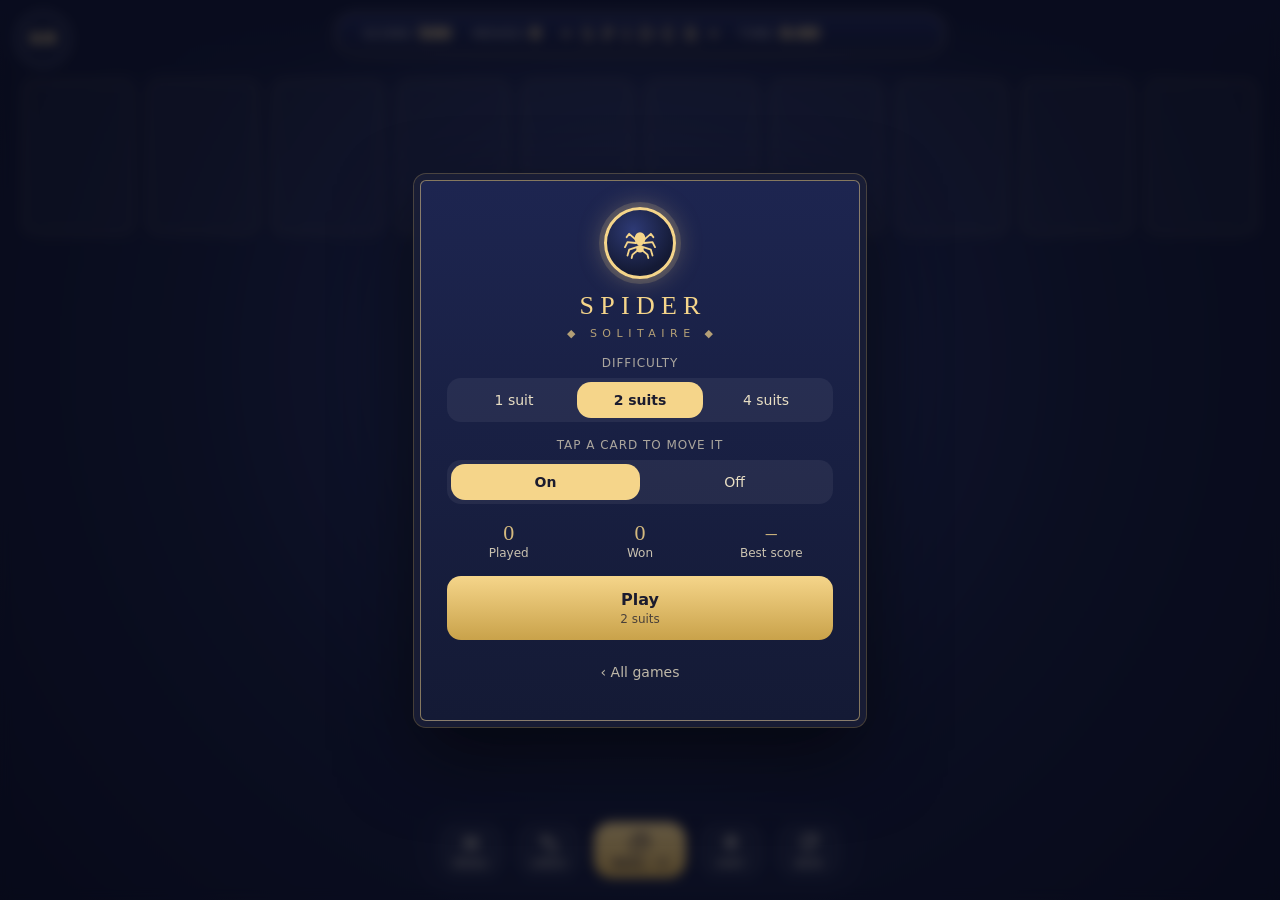
<file: spider.html>
<!doctype html>
<html lang="sv">
<head>
<meta charset="utf-8">
<meta name="viewport" content="width=device-width, initial-scale=1, maximum-scale=1, user-scalable=no, viewport-fit=cover">
<meta name="apple-mobile-web-app-capable" content="yes">
<meta name="mobile-web-app-capable" content="yes">
<meta name="apple-mobile-web-app-title" content="Solitaires">
<meta name="theme-color" content="#10152e">
<link rel="manifest" href="manifest.webmanifest">
<link rel="icon" href="icons/icon-192.png" type="image/png">
<link rel="apple-touch-icon" href="icons/apple-touch-icon.png">
<title>Spider Solitaire</title>
<link rel="stylesheet" href="cards.css">
<link rel="stylesheet" href="base.css">
<link rel="stylesheet" href="game.css">
<script src="i18n.js"></script>
<script src="cards.js"></script>
<script src="sounds.js"></script>
<script src="games.js"></script>
<script src="base.js"></script>
<script src="game.js"></script>
</head>
<body>
<div class="remove-blur" aria-hidden="true"></div>
<div id="board">
  <div class="ring" id="ring"><span id="sets">0/8</span></div>
  <div class="hud"><div class="l"><span><em data-i18n="score">Score</em><b id="score">500</b></span><span><em data-i18n="moves">Moves</em><b id="moves">0</b></span></div><div class="ttl"><span data-i18n="spider">Spider</span></div><div class="r"><span><em data-i18n="time">Time</em><b id="time">0:00</b></span></div></div>
</div>

<div class="overlay lobby" id="lobby"><div class="panel">
  <div class="medal"><svg viewBox="0 0 48 48" aria-hidden="true"></svg></div>
  <h2 data-i18n="spider">Spider</h2>
  <div class="orn">◆ Solitaire ◆</div>
  <div class="label" data-i18n="difficulty">Difficulty</div>
  <div class="seg" data-key="suits"><button class="btn" data-v="1"></button><button class="btn" data-v="2"></button><button class="btn" data-v="4"></button></div>
  <div class="label" data-i18n="tapMove">Tap a card to move it</div>
  <div class="seg" data-key="tapMove"><button class="btn" data-v="true" data-i18n="on">On</button><button class="btn" data-v="false" data-i18n="off">Off</button></div>
  <div class="statgrid"><div><b id="st-played">0</b><span data-i18n="played">Played</span></div><div><b id="st-won">0</b><span data-i18n="won">Won</span></div><div><b id="st-best">–</b><span data-i18n="bestScore">Best score</span></div></div>
  <button class="btn gold" id="l-resume"></button>
  <button class="btn gold" id="l-play"></button>
  <button class="btn link" id="l-home" data-i18n="allGames">‹ All games</button>
</div></div>

<script>
(() => {
  const t = I18N.t;
  I18N.apply();
  const $ = id => document.getElementById(id);
  const board = $('board');
  // Gemensamt för alla spel (game.js): lagring, startsidans inställningar, kortens plats, meddelanden och skakning.
  // INFO är spelets uppgifter i games.js: nivåer, nivånamn och lobbyns symbol.
  const { store, global, SPEED, UNDO, HINTS, FACE, BACK, fmt, btnText, place, instant, toast, shake, INFO, record, recordWin, begin, stats, flow } = Game.init(board, 'spider', { mid: 'deal', win: 'winText', lost: 'spiderLost' });

  let st = null, hist = [], els = [], slots = [], M = null, drag = null;
  let hints = null, hintIdx = 0, hintTimer = 0;

  const save = () => st && store.set('spider.game', { st, hist });

  // Animationer är en övergripande inställning (startsidan). Svårighetsgrad och tryck-för-att-flytta är Spiders egna.
  const SKEY = 'spider.settings';
  const settings = Object.assign({ suits: global.suits || 2, tapMove: global.tapMove !== false }, store.get(SKEY) || {});
  // Kortens fram- och baksida väljs i startsidans inställningar

  // ---------- Regler ----------
  const D = x => st.deck[x.id];
  const seqOk = (a, b) => a.up && b.up && D(a).s === D(b).s && D(a).r === D(b).r + 1;
  function movable(c, i) {
    const col = st.cols[c];
    if (!col[i] || !col[i].up) return false;
    for (let j = i + 1; j < col.length; j++) if (!seqOk(col[j - 1], col[j])) return false;
    return true;
  }
  function canDrop(id, d) {
    const col = st.cols[d];
    if (!col.length) return true;
    const t = col[col.length - 1];
    return t.up && st.deck[t.id].r === st.deck[id].r + 1;
  }
  function find(id) {
    for (let c = 0; c < 10; c++) { const i = st.cols[c].findIndex(x => x.id === id); if (i >= 0) return { c, i }; }
    return null;
  }
  function flipTop(c) { const col = st.cols[c]; if (col.length) col[col.length - 1].up = true; }
  function checkComplete(c, delay, base) {
    const col = st.cols[c];
    if (col.length < 13) return;
    const i = col.length - 13;
    if (st.deck[col[i].id].r !== 13 || !movable(c, i)) return;
    // Esset (överst) flyger först, kungen sist
    col.splice(i).reverse().forEach((x, k) => { st.done.push(x.id); delay[x.id] = base + k * 45; });
    st.score += 100;
    flipTop(c);
    toast(t('toastSuit'));
  }

  // ---------- Spelflöde ----------
  // Spelets nivå och nivån som är vald i lobbyn. Ett orört spel på vald nivå läggs inte om när man trycker Spela.
  const curLevel = () => String(st.suits), wantLevel = () => String(settings.suits);
  const untouched = () => st && !st.won && !st.moves && curLevel() === wantLevel();
  function newGame(suits) {
    if (st && !st.won && st.moves > 0) record(curLevel(), st, false);   // ett ej klarat spel hamnar också på topplistan
    settings.suits = suits; store.set(SKEY, settings);
    const list = suits === 1 ? [0] : suits === 2 ? [0, 1] : [0, 1, 2, 3];
    const deck = [];
    for (let k = 0; k < 8; k++) for (let r = 1; r <= 13; r++) deck.push({ s: list[k % list.length], r });
    const ids = deck.map((_, i) => i);
    for (let i = ids.length - 1; i > 0; i--) { const j = Math.floor(Math.random() * (i + 1)); [ids[i], ids[j]] = [ids[j], ids[i]]; }
    const cols = [...Array(10)].map(() => []);
    for (let k = 0; k < 54; k++) cols[k % 10].push({ id: ids.pop(), up: false });
    cols.forEach(col => col[col.length - 1].up = true);
    st = { deck, cols, stock: ids, done: [], score: 500, moves: 0, time: 0, suits, won: false, counted: false, id: Date.now() };
    hist = []; clearHint(); buildCards();
    instant(() => els.forEach(e => { place(e, M.sx, M.sy); e.className = 'card stock'; }));
    const delay = {};
    st.cols.forEach((col, c) => col.forEach((x, j) => delay[x.id] = (j * 10 + c) * 22));
    render({ delay }); save();
  }
  function snapshot() { return JSON.stringify({ cols: st.cols, stock: st.stock, done: st.done, score: st.score, moves: st.moves }); }
  function pushHist() { if (!UNDO) return; hist.push(snapshot()); if (hist.length > UNDO) hist.shift(); }
  function after(anim) {
    begin(curLevel(), st);   // första draget: spelet räknas som spelat
    clearHint(); render(anim); save();
    if (st.done.length === 104 && !st.won) win();
    else if (stuck()) setTimeout(() => {
      if (!st || st.won || !stuck()) return;
      record(curLevel(), st, false);   // det förlorade spelet läggs på topplistan direkt
      showLost();
    }, 700);
  }
  function doMove(c, i, d) {
    pushHist();
    st.cols[d].push(...st.cols[c].splice(i));
    flipTop(c);
    st.score--; st.moves++;
    after({ vol: MOVE_VOL });
    completeLater([d], 300);
  }
  // En färdig serie tas bort först när draget har landat, så att korten hinner lägga sig i ordning i kolumnen
  let busy = false;
  function completeLater(cols, wait) {
    const game = st;
    if (!cols.some(c => { const col = st.cols[c], i = col.length - 13; return i >= 0 && st.deck[col[i].id].r === 13 && movable(c, i); })) return;
    busy = true;
    setTimeout(() => {
      busy = false;
      if (st !== game) return;
      const delay = {};
      cols.forEach(c => checkComplete(c, delay, 0));
      after({ delay });
    }, wait * SPEED + 60);
  }
  function deal() {
    if (drag || busy || !st.stock.length || st.won) return;
    if (st.cols.some(c => !c.length)) { toast(t('toastNeedCards')); return; }
    pushHist();
    const delay = {};
    for (let c = 0; c < 10; c++) { const id = st.stock.pop(); st.cols[c].push({ id, up: true }); delay[id] = c * 45; }
    st.score--; st.moves++;
    after({ delay });
    completeLater([...Array(10).keys()], 9 * 45 + 300);
  }
  function undo() {
    if (!UNDO) { toast(t('toastUndoOff')); return; }
    if (drag || busy || !hist.length || st.won) return;
    const moves = st.moves;
    Object.assign(st, JSON.parse(hist.pop()));
    st.score--; st.moves = moves + 1;
    after({ vol: MOVE_VOL });
  }
  function win() {
    st.won = true; save(); updateHud();
    recordWin(curLevel(), st);   // topplistan och statistiken
    setTimeout(() => { $('win-text').textContent = t('winStats', { score: st.score, moves: st.moves, time: fmt(st.time) }); open('win'); }, 1200);
  }
  function bestDest(c, i) {
    const id = st.cols[c][i].id, card = st.deck[id];
    let best = -1, bs = 0;
    for (let d = 0; d < 10; d++) {
      if (d === c || !canDrop(id, d)) continue;
      const col = st.cols[d];
      let s;
      if (!col.length) { if (i === 0) continue; s = 1; }
      else s = st.deck[col[col.length - 1].id].s === card.s ? 3 : 2;
      if (s > bs) { bs = s; best = d; }
    }
    return best;
  }

  // ---------- Tips ----------
  function findMoves() {
    const res = [], seen = new Set();
    st.cols.forEach((col, s) => {
      if (!col.length) return;
      let i = col.length - 1;
      while (i > 0 && seqOk(col[i - 1], col[i])) i--;
      for (let k = i; k < col.length; k++) {
        const card = D(col[k]), below = col[k - 1];
        for (let d = 0; d < 10; d++) {
          if (d === s) continue;
          const dest = st.cols[d], top = dest.length ? D(dest[dest.length - 1]) : null;
          const same = top && top.s === card.s;
          let sc;
          if (!top) { if (k === 0 || seen.has(s + ',' + k)) continue; seen.add(s + ',' + k); sc = 1; }
          else { if (top.r !== card.r + 1) continue; sc = same ? 4 : 2; }
          if (below && below.up) { const b = D(below); if (b.r === card.r + 1 && (b.s === card.s || !same)) continue; }
          if (below && !below.up) sc += 2;
          if (k === 0) sc += 1;
          res.push({ s, k, d, sc });
        }
      }
    });
    return res.sort((a, b) => b.sc - a.sc);
  }
  // Inga drag kvar: draghögen är tom och inget drag för spelet framåt finns (samma som Tips letar efter). Ett drag som Tips
  // hoppar över (en serie flyttas från ett kort den passar på till ett annat) räknas ändå om kortet under sedan kan flyttas.
  // Det provas genom att draget görs och tas tillbaka.
  function stuck() {
    if (st.won || busy || st.stock.length || findMoves().length) return false;
    for (let s = 0; s < 10; s++) {
      const col = st.cols[s];
      let i = col.length - 1;
      while (i > 0 && seqOk(col[i - 1], col[i])) i--;
      for (let k = Math.max(i, 1); k < col.length; k++) {
        if (!col[k - 1].up) continue;
        for (let d = 0; d < 10; d++) {
          if (d === s || !st.cols[d].length || !canDrop(col[k].id, d)) continue;
          const moved = col.splice(k);
          st.cols[d].push(...moved);
          const ok = findMoves().length > 0;
          st.cols[d].splice(-moved.length); col.push(...moved);
          if (ok) return false;
        }
      }
    }
    return true;
  }
  function hint() {
    if (!HINTS) { toast(t('toastHintsOff')); return; }
    if (busy || st.won) return;
    if (!hints) { hints = findMoves(); hintIdx = 0; }
    clearHintMarks();
    if (!hints.length) {
      if (st.stock.length) { const b = $('b-deal'); b.classList.remove('pulse'); void b.offsetWidth; b.classList.add('pulse'); toast(t('toastNoMovesDeal')); }
      else toast(t('toastNoMoves'));
      return;
    }
    const h = hints[hintIdx++ % hints.length];
    st.cols[h.s].slice(h.k).forEach(x => els[x.id].classList.add('hint'));
    targetEl(h.d).classList.add('hint');
    hintTimer = setTimeout(clearHintMarks, 1600);
  }
  function clearHintMarks() { clearTimeout(hintTimer); board.querySelectorAll('.hint').forEach(e => e.classList.remove('hint')); }
  function clearHint() { hints = null; clearHintMarks(); }

  // ---------- Rendering ----------
  const MOVE_VOL = .4;   // spelarens egna flyttar (och ångra) låter svagare än utdelningen
  function buildCards() {
    els.forEach(e => e.remove());
    els = st.deck.map((c, id) => {
      const e = document.createElement('div');
      e.className = 'card'; e.dataset.id = id;
      e.innerHTML = CardFaces.html(c, FACE);
      board.appendChild(e);
      return e;
    });
  }
  function layout() {
    const W = board.clientWidth, H = board.clientHeight;
    const padX = Math.max(6, W * .012), colW = (W - 2 * padX) / 10;
    // Korten får ytan mellan HUD:en och dockan (som redan tar hänsyn till statusfält och hemindikator)
    const br = board.getBoundingClientRect(), db = $('b-deal').getBoundingClientRect(), rr = $('ring').getBoundingClientRect();
    const top = Math.max(rr.bottom, document.querySelector('.hud').getBoundingClientRect().bottom) - br.top + 12;
    const bottom = document.querySelector('.dock').getBoundingClientRect().top - br.top - 8;
    let cw = Math.min(colW * .88, 124);
    cw = Math.min(cw, (bottom - top) * .32 / 1.4);
    const ch = cw * 1.4;
    board.style.setProperty('--cw', cw + 'px');
    board.style.setProperty('--ch', ch + 'px');
    const colX = [...Array(10)].map((_, c) => padX + c * colW + (colW - cw) / 2);
    M = { W, H, padX, colW, cw, ch, colX, top, bottom,
          sx: db.left - br.left + db.width / 2 - cw / 2, sy: db.top - br.top + db.height / 2 - ch / 2,
          rx: rr.left - br.left + rr.width / 2 - cw / 2, ry: rr.top - br.top + rr.height / 2 - ch / 2 };
    slots.forEach((s, c) => { s.style.left = colX[c] + 'px'; s.style.top = top + 'px'; });
  }
  function colOffsets(col) {
    const down = M.ch * .11, up = M.ch * .3, offs = [];
    let sum = 0;
    for (let k = 0; k < col.length - 1; k++) { const o = col[k].up ? up : down; offs.push(o); sum += o; }
    const room = M.bottom - M.top - M.ch, f = sum > room ? room / sum : 1;
    const ys = [0];
    offs.forEach((o, k) => ys.push(ys[k] + o * f));
    return ys;
  }
  function render(anim = {}) {
    const delay = anim.delay || {};
    const quiet = board.classList.contains('noanim');
    const set = (id, x, y, z, cls) => {
      const e = els[id];
      // Ett kort som flyttas låter när det landar: efter sin fördröjning och ca 60 % av rörelsen (den bromsar in mot slutet)
      if (!quiet && (Math.abs(e._x - x) > 8 || Math.abs(e._y - y) > 8))
        CardSounds.place(((delay[id] || 0) + 180) * SPEED, (cls.includes('gone') ? .6 : 1) * (anim.vol ?? 1));
      // Skriv bara det som har ändrats, så att webbläsaren inte behöver räkna om kort som ligger still
      const zs = String(z), dl = (delay[id] || 0) * SPEED + 'ms';
      if (e._x !== x || e._y !== y) place(e, x, y);
      if (e.style.zIndex !== zs) e.style.zIndex = zs;
      if (e.className !== cls) e.className = cls;
      if (e.style.transitionDelay !== dl) e.style.transitionDelay = dl;
    };
    st.stock.forEach(id => set(id, M.sx, M.sy, 1, 'card stock'));
    st.done.forEach((id, j) => set(id, M.rx, M.ry, 3100 - j % 13, 'card up gone'));
    st.cols.forEach((col, c) => {
      const ys = colOffsets(col);
      col.forEach((x, k) => set(x.id, M.colX[c], M.top + ys[k], k + 1, 'card' + (x.up ? ' up' : '')));
    });
    updateHud();
  }
  function updateHud() {
    $('score').textContent = st.score;
    $('moves').textContent = st.moves;
    $('time').textContent = fmt(st.time);
    const sets = st.done.length / 13;
    $('sets').textContent = sets + '/8';
    $('ring').style.setProperty('--p', sets / 8 * 100);
    $('deal-lbl').textContent = t('deal', st.stock.length / 10);
    $('b-deal').disabled = !st.stock.length || st.won;
    $('b-undo').disabled = UNDO > 0 && (!hist.length || st.won);
  }

  // ---------- Touch / mus ----------
  const targetEl = d => { const col = st.cols[d]; return col.length ? els[col[col.length - 1].id] : slots[d]; };
  const clearTarget = () => board.querySelectorAll('.target').forEach(e => e.classList.remove('target'));
  const colAt = x => Math.max(0, Math.min(9, Math.floor((x - M.padX) / M.colW)));

  board.addEventListener('pointerdown', e => {
    if (drag || busy || !st || st.won) return;
    if (relayout()) return;   // skärmen har vridits utan att vi märkt det: rätta layouten först
    const el = e.target.closest('.card');
    if (!el) return;
    const id = +el.dataset.id, loc = find(id);
    if (!loc || !st.cols[loc.c][loc.i].up) return;
    e.preventDefault();
    clearHintMarks();
    drag = { ...loc, id, pid: e.pointerId, x0: e.clientX, y0: e.clientY, moving: false, ok: movable(loc.c, loc.i),
             run: st.cols[loc.c].slice(loc.i).map(x => els[x.id]), target: -1 };
  });
  window.addEventListener('pointermove', e => {
    if (!drag || e.pointerId !== drag.pid) return;
    const dx = e.clientX - drag.x0, dy = e.clientY - drag.y0;
    if (!drag.moving) {
      if (Math.hypot(dx, dy) < 8 || !drag.ok) return;
      drag.moving = true;
      drag.run.forEach((el, k) => { el.classList.add('dragging'); el.style.zIndex = 4000 + k; });
    }
    drag.dx = dx; drag.dy = dy;
    drag.run.forEach(el => el.style.translate = `${el._x + dx}px ${el._y + dy}px`);
    const d = colAt(M.colX[drag.c] + M.cw / 2 + dx);
    const t = d !== drag.c && canDrop(drag.id, d) ? d : -1;
    if (t !== drag.target) { clearTarget(); drag.target = t; if (t >= 0) targetEl(t).classList.add('target'); }
  });
  function endDrag(e, cancel) {
    if (!drag || e.pointerId !== drag.pid) return;
    const g = drag; drag = null; clearTarget();
    if (g.moving) {
      // Flytta in fingrets förskjutning i kortets plats innan animationen, så att den startar där korten släpptes.
      g.run.forEach(el => {
        place(el, el._x + g.dx, el._y + g.dy);
      });
      void board.offsetWidth;
      if (!cancel && g.target >= 0) doMove(g.c, g.i, g.target); else render({ vol: MOVE_VOL });
    } else if (!cancel && settings.tapMove) {
      const d = g.ok ? bestDest(g.c, g.i) : -1;
      if (d >= 0) doMove(g.c, g.i, d); else shake(g.run);
    }
    setTimeout(relayout, 400);   // om skärmen vreds under draget
  }
  window.addEventListener('pointerup', e => endDrag(e, false));
  window.addEventListener('pointercancel', e => endDrag(e, true));

  // ---------- Knappar & dialoger ----------
  document.querySelectorAll('#lobby [data-key=suits] .btn').forEach(b => b.textContent = INFO.levelName(+b.dataset.v));
  // Menyn, dialogerna och knapparna (game.js)
  const ui = flow({ game: () => st, newGame: () => newGame(settings.suits), undo, hint, draw: deal, stuck, untouched, save, settings, SKEY, parse: (v, key) => key === 'tapMove' ? v === 'true' : +v, curLevel, wantLevel, changeSub: 'spiderChangeSub' });
  const { open, showLobby, showLost } = ui;

  // Räkna om layouten när skärmen ändrar storlek (game.js lyssnar efter vridning och storleksändring)
  function relayout() {
    if (drag || !M || (M.W === board.clientWidth && M.H === board.clientHeight)) return false;
    layout(); if (st) instant(() => render());
    return true;
  }
  // Tidtagning, sparande när appen stängs, omräkning vid vridning och offline-stöd (game.js)
  Game.watch({ board, game: () => st, paused: () => ui.paused(), save, relayout });

  // ---------- Start ----------
  for (let c = 0; c < 10; c++) { const s = document.createElement('div'); s.className = 'slot'; board.appendChild(s); slots.push(s); }
  layout();
  const saved = store.get('spider.game');
  if (saved && saved.st && saved.st.deck && saved.st.deck.length === 104 && !saved.st.won) {
    st = saved.st; hist = UNDO ? (saved.hist || []).slice(-UNDO) : [];
    for (let c = 0; c < 10; c++) checkComplete(c, {}, 0);
    buildCards();
    instant(() => render());
    if (st.done.length === 104) win();   // appen stängdes precis när den sista serien blev klar
  }
  if (!st || !st.won) showLobby();
})();
</script>
</body>
</html>
</file>
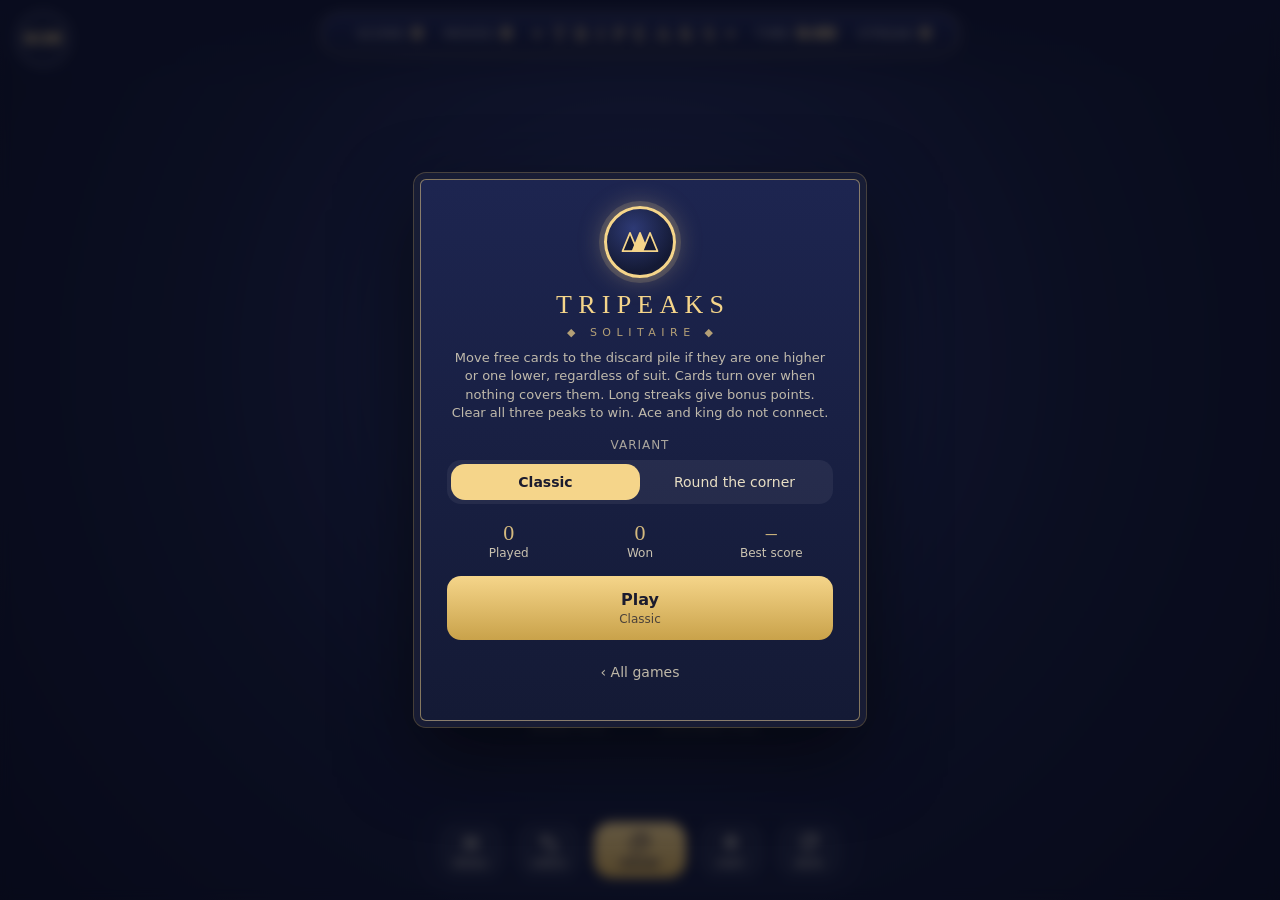
<file: tripeaks.html>
<!doctype html>
<html lang="sv">
<head>
<meta charset="utf-8">
<meta name="viewport" content="width=device-width, initial-scale=1, maximum-scale=1, user-scalable=no, viewport-fit=cover">
<meta name="apple-mobile-web-app-capable" content="yes">
<meta name="mobile-web-app-capable" content="yes">
<meta name="apple-mobile-web-app-title" content="Solitaires">
<meta name="theme-color" content="#10152e">
<link rel="manifest" href="manifest.webmanifest">
<link rel="icon" href="icons/icon-192.png" type="image/png">
<link rel="apple-touch-icon" href="icons/apple-touch-icon.png">
<title>TriPeaks Solitaire</title>
<link rel="stylesheet" href="cards.css">
<link rel="stylesheet" href="base.css">
<link rel="stylesheet" href="game.css">
<script src="i18n.js"></script>
<script src="cards.js"></script>
<script src="sounds.js"></script>
<script src="games.js"></script>
<script src="base.js"></script>
<script src="game.js"></script>
</head>
<body>
<div class="remove-blur" aria-hidden="true"></div>
<div id="board">
  <div class="ring" id="ring"><span id="cleared">0/28</span></div>
  <div class="hud"><div class="l"><span><em data-i18n="score">Score</em><b id="score">0</b></span><span><em data-i18n="moves">Moves</em><b id="moves">0</b></span></div><div class="ttl"><span data-i18n="tripeaks">TriPeaks</span></div><div class="r"><span><em data-i18n="time">Time</em><b id="time">0:00</b></span><span><em data-i18n="streak">Streak</em><b id="streak">0</b></span></div></div>
  <div class="slot stock" id="stock-slot"></div>
  <div class="slot" id="waste-slot"></div>
  <div class="badge" id="stock-n"></div>
  <div class="plabel" id="stock-lbl" data-i18n="stock">Draw pile</div>
  <div class="plabel" id="waste-lbl" data-i18n="waste">Discard pile</div>
</div>

<div class="overlay lobby" id="lobby"><div class="panel">
  <div class="medal"><svg viewBox="0 0 48 48" aria-hidden="true"></svg></div>
  <h2 data-i18n="tripeaks">TriPeaks</h2>
  <div class="orn">◆ Solitaire ◆</div>
  <p class="rules" id="rules"></p>
  <div class="label" data-i18n="variant">Variant</div>
  <div class="seg" data-key="variant"><button class="btn" data-v="classic" data-i18n="classic">Classic</button><button class="btn" data-v="wrap" data-i18n="wrap">Round the corner</button></div>
  <div class="statgrid"><div><b id="st-played">0</b><span data-i18n="played">Played</span></div><div><b id="st-won">0</b><span data-i18n="won">Won</span></div><div><b id="st-best">–</b><span data-i18n="bestScore">Best score</span></div></div>
  <button class="btn gold" id="l-resume"></button>
  <button class="btn gold" id="l-play"></button>
  <button class="btn link" id="l-home" data-i18n="allGames">‹ All games</button>
</div></div>

<script>
(() => {
  const t = I18N.t;
  I18N.apply();
  const $ = id => document.getElementById(id);
  const board = $('board');
  // Gemensamt för alla spel (game.js): lagring, startsidans inställningar, kortens plats, meddelanden och skakning.
  // INFO är spelets uppgifter i games.js: nivåer, nivånamn och lobbyns symbol.
  const { store, global, SPEED, UNDO, HINTS, FACE, BACK, fmt, btnText, place, instant, toast, shake, INFO, record, recordWin, begin, stats, flow } = Game.init(board, 'tripeaks', { mid: 'draw', win: 'tpWin', lost: 'golfLost' });

  let st = null, hist = [], els = [], M = null, drag = null;
  let hintIdx = 0, hintTimer = 0;

  const save = () => st && store.set('tripeaks.game', { st, hist });

  // Animationer, tips, ljud och kortens utseende är övergripande inställningar (startsidan). Varianten är TriPeaks egen.
  const SKEY = 'tripeaks.settings';
  const settings = Object.assign({ variant: 'classic' }, store.get(SKEY) || {});

  // ---------- Regler ----------
  // Tre toppar med 28 platser (peaks), rad för rad: rad 0 har de 3 topparna, rad 1 har 6, rad 2 har 9 och rad 3 (nederst) 10.
  // En plats är null när kortet är borta. Ett kort är täckt av de två korten snett under sig och vänds upp när de är borta.
  // Fria kort läggs på kasthögen om de är ett steg högre eller lägre, oavsett färg. Runt hörnet: ess och kung hänger ihop.
  const N = 28;
  const ROWS = [3, 6, 9, 10], START = [0, 3, 9, 18];
  const rowOf = i => i >= 18 ? 3 : i >= 9 ? 2 : i >= 3 ? 1 : 0;
  // Platsen i bottenradens rutnät (enheter om ett kort) för varje plats i topparna
  const POS = [...Array(N)].map((_, i) => {
    const r = rowOf(i), k = i - START[r];
    if (r === 0) return [k * 3 + 1.5, 0];
    if (r === 1) return [Math.floor(k / 2) * 3 + 1 + k % 2, 1];
    if (r === 2) return [k + .5, 2];
    return [k, 3];
  });
  // Vilka två platser täcker plats i?
  const COVER = [...Array(N)].map((_, i) => {
    const r = rowOf(i), k = i - START[r];
    if (r === 3) return [];
    if (r === 2) return [18 + k, 19 + k];
    if (r === 1) { const p = Math.floor(k / 2) * 3 + k % 2; return [9 + p, 10 + p]; }
    return [3 + 2 * k, 4 + 2 * k];
  });
  const rank = id => st.deck[id].r;
  const top = () => st.waste[st.waste.length - 1];
  const fits = (a, b) => Math.abs(a - b) === 1 || (st.variant === 'wrap' && Math.abs(a - b) === 12);
  const free = i => st.peaks[i] !== null && COVER[i].every(j => st.peaks[j] === null);
  const playable = id => { const i = st.peaks.indexOf(id); return i >= 0 && free(i) && fits(rank(id), rank(top())); };
  const findMoves = () => st.peaks.filter(id => id !== null && playable(id));
  const cleared = () => st.peaks.filter(x => x === null).length;

  // ---------- Spelflöde ----------
  // Spelets nivå och nivån som är vald i lobbyn. Ett orört spel på vald nivå läggs inte om när man trycker Spela.
  const curLevel = () => String(st.variant), wantLevel = () => String(settings.variant);
  const untouched = () => st && !st.won && !st.moves && curLevel() === wantLevel();
  function newGame() {
    if (st && !st.won && st.moves > 0) record(curLevel(), st, false);   // ett ej klarat spel hamnar också på topplistan
    const { variant } = settings;
    const deck = [];
    for (let s = 0; s < 4; s++) for (let r = 1; r <= 13; r++) deck.push({ s, r });
    const ids = deck.map((_, i) => i);
    for (let i = ids.length - 1; i > 0; i--) { const j = Math.floor(Math.random() * (i + 1)); [ids[i], ids[j]] = [ids[j], ids[i]]; }
    const peaks = ids.splice(0, N);
    // Det första kortet i draghögen vänds upp och startar kasthögen
    st = { deck, peaks, stock: ids, waste: [ids.pop()], score: 0, streak: 0, best: 0, moves: 0, time: 0, variant, won: false, counted: false, id: Date.now() };
    hist = []; clearHint(); buildCards();
    instant(() => els.forEach(e => { place(e, M.sx, M.sy); e.className = 'card'; }));
    const delay = {};
    peaks.forEach((id, i) => delay[id] = i * 30);
    delay[top()] = N * 30 + 100;
    render({ delay }); save();
  }
  function snapshot() { return JSON.stringify({ peaks: st.peaks, stock: st.stock, waste: st.waste, score: st.score, streak: st.streak }); }
  function pushHist() { if (!UNDO) return; hist.push(snapshot()); if (hist.length > UNDO) hist.shift(); }
  function after(anim) {
    begin(curLevel(), st);   // första draget: spelet räknas som spelat
    clearHint(); render(anim); save();
    if (cleared() === N && !st.won) win();
    else if (stuck()) setTimeout(() => {
      if (!st || st.won || !stuck()) return;
      record(curLevel(), st, false);   // det förlorade spelet läggs på topplistan direkt
      showLost();
    }, 700);
  }
  // Inga drag kvar: inget kort passar och draghögen är tom
  const stuck = () => !st.won && !st.stock.length && !findMoves().length;
  // Lägg ett kort från topparna på kasthögen. Varje kort ger 10 poäng plus 5 för varje kort i följd sedan senaste dragningen.
  // En tömd topp ger 100 extra, och tre tömda toppar 250 extra och 25 för varje kort som är kvar i draghögen.
  function play(id) {
    pushHist();
    const i = st.peaks.indexOf(id);
    st.peaks[i] = null; st.waste.push(id);
    st.score += 10 + 5 * st.streak; st.streak++;
    if (i < 3) st.score += 100;
    if (cleared() === N) st.score += 250 + 25 * st.stock.length;
    st.moves++;
    after({ vol: MOVE_VOL });
  }
  // Dra ett kort från draghögen till kasthögen. Serien bryts.
  function draw() {
    if (drag || !st || st.won || !st.stock.length) return;
    pushHist(); st.waste.push(st.stock.pop()); st.streak = 0;
    st.moves++;
    after({ vol: .6 });
  }
  function undo() {
    if (!UNDO) { toast(t('toastUndoOff')); return; }
    if (drag || !hist.length || st.won) return;
    const moves = st.moves;
    Object.assign(st, JSON.parse(hist.pop()));
    st.moves = moves + 1;
    after({ vol: MOVE_VOL });
  }
  function win() {
    st.won = true; save(); updateHud();
    recordWin(curLevel(), st);   // topplistan och statistiken
    setTimeout(() => { $('win-text').textContent = t('winStats', { score: st.score, moves: st.moves, time: fmt(st.time) }); open('win'); }, 900);
  }

  // ---------- Tips ----------
  function hint() {
    if (!HINTS) { toast(t('toastHintsOff')); return; }
    if (!st || st.won) return;
    clearHintMarks();
    const moves = findMoves();
    if (!moves.length) {
      if (st.stock.length) {
        const b = $('b-draw'); b.classList.remove('pulse'); void b.offsetWidth; b.classList.add('pulse');
        toast(t('toastNoFitDraw'));
      } else toast(t('toastNoMoves'));
      return;
    }
    els[moves[hintIdx++ % moves.length]].classList.add('hint');
    hintTimer = setTimeout(clearHintMarks, 1600);
  }
  function clearHintMarks() { clearTimeout(hintTimer); board.querySelectorAll('.hint').forEach(e => e.classList.remove('hint')); }
  function clearHint() { hintIdx = 0; clearHintMarks(); }

  // ---------- Layout & rendering ----------
  function buildCards() {
    els.forEach(e => e.remove());
    els = st.deck.map((c, id) => {
      const e = document.createElement('div');
      e.className = 'card'; e.dataset.id = id;
      e.innerHTML = CardFaces.html(c, FACE);
      board.appendChild(e);
      return e;
    });
  }
  const put = (e, x, y) => { e.style.left = x + 'px'; e.style.top = y + 'px'; };
  function layout() {
    const W = board.clientWidth, H = board.clientHeight, br = board.getBoundingClientRect();
    // På en smal telefon ligger ringen under banderollen, och då börjar korten under ringen
    const hudB = document.querySelector('.hud').getBoundingClientRect().bottom - br.top + 16;
    const T = W <= 640 ? Math.max(hudB, $('ring').getBoundingClientRect().bottom - br.top + 10) : hudB;
    const B = document.querySelector('.dock').getBoundingClientRect().top - br.top - 16;
    const land = W > H, LBL = 24;   // LBL: plats för etiketten under draghög och kasthög
    // Topparna överst, draghögen och kasthögen bredvid varandra i mitten under (som i Golf)
    const g = .06, space = land ? .4 : .7, peaksH = 1.4 * 2.5;
    const cw = Math.min((W - (land ? 120 : 24)) / (10 + 9 * g), (B - T - LBL) / (peaksH + space + 1.4), 120);
    const ch = cw * 1.4, gap = cw * g, w = 10 * cw + 9 * gap, x0 = W / 2 - w / 2;
    const ptop = T + (B - T - (peaksH * cw + space * cw + ch + LBL)) / 2;
    const pos = POS.map(([u, r]) => [x0 + u * (cw + gap), ptop + r * ch * .5]);
    const sy = ptop + peaksH * cw + space * cw, sx = W / 2 - cw - 16, wx = W / 2 + 16;
    M = { W, H, cw, ch, pos, sx, sy, wx, wy: sy };
    board.style.setProperty('--cw', cw + 'px');
    board.style.setProperty('--ch', ch + 'px');
    put($('stock-slot'), sx, sy); put($('waste-slot'), wx, sy);
    [['stock-lbl', sx], ['waste-lbl', wx]].forEach(([id, x]) => { put($(id), x - cw / 2, sy + ch + 8); $(id).style.width = 2 * cw + 'px'; });
    put($('stock-n'), sx + cw - 16, sy - 10);
  }
  const MOVE_VOL = .4;   // spelarens egna flyttar (och ångra) låter svagare än utdelningen
  function render(anim = {}) {
    const delay = anim.delay || {};
    const quiet = board.classList.contains('noanim');
    const set = (id, x, y, z, cls) => {
      const e = els[id];
      // Ett kort som flyttas låter när det landar: efter sin fördröjning och ca 60 % av rörelsen
      if (!quiet && (Math.abs(e._x - x) > 8 || Math.abs(e._y - y) > 8))
        CardSounds.place(((delay[id] || 0) + 180) * SPEED, anim.vol ?? 1);
      // Skriv bara det som har ändrats, så att webbläsaren inte behöver räkna om kort som ligger still
      const zs = String(z), dl = (delay[id] || 0) * SPEED + 'ms';
      if (e._x !== x || e._y !== y) place(e, x, y);
      if (e.style.zIndex !== zs) e.style.zIndex = zs;
      if (e.className !== cls) e.className = cls;
      if (e.style.transitionDelay !== dl) e.style.transitionDelay = dl;
    };
    st.stock.forEach((id, j) => set(id, M.sx, M.sy, 10 + j, 'card'));
    st.waste.forEach((id, j) => set(id, M.wx, M.wy, 100 + j, 'card up'));
    // Fria kort ligger uppvända. Kort som kan läggas lyser om tips är på.
    st.peaks.forEach((id, i) => { if (id !== null) set(id, M.pos[i][0], M.pos[i][1], 200 + i, free(i) ? 'card up' + (HINTS && playable(id) ? ' can' : '') : 'card'); });
    updateHud();
  }
  function updateHud() {
    $('score').textContent = st.score;
    $('moves').textContent = st.moves;
    $('time').textContent = fmt(st.time);
    $('streak').textContent = st.streak;
    const c = cleared();
    $('cleared').textContent = c + '/' + N;
    $('ring').style.setProperty('--p', c / N * 100);
    $('stock-n').textContent = st.stock.length;
    $('stock-n').style.display = st.stock.length ? '' : 'none';
    $('stock-slot').classList.toggle('empty', !st.stock.length);
    $('draw-lbl').textContent = t('draw', st.stock.length);
    $('b-draw').disabled = st.won || !st.stock.length;
    $('b-undo').disabled = UNDO > 0 && (!hist.length || st.won);
  }

  // ---------- Touch / mus ----------
  // Tryck på ett kort som passar, eller dra det till kasthögen. Tryck på draghögen för att dra ett kort.
  const clearTarget = () => board.querySelectorAll('.target').forEach(e => e.classList.remove('target'));
  function overWaste(e) {
    return document.elementsFromPoint(e.clientX, e.clientY).some(n => n.id === 'waste-slot' || (n.closest && n.closest('.card') && st.waste.includes(+n.closest('.card').dataset.id)));
  }
  board.addEventListener('pointerdown', e => {
    if (drag || !st || st.won) return;
    if (relayout()) return;   // skärmen har vridits utan att vi märkt det: rätta layouten först
    const el = e.target.closest('.card');
    if (e.target.closest('#stock-slot') || (el && st.stock.includes(+el.dataset.id))) { draw(); return; }
    if (!el) return;
    const id = +el.dataset.id;
    if (st.waste.includes(id)) return;
    if (!playable(id)) { shake([el]); return; }
    drag = { id, el, pid: e.pointerId, x0: e.clientX, y0: e.clientY, dx: 0, dy: 0, moving: false };
  });
  window.addEventListener('pointermove', e => {
    if (!drag || e.pointerId !== drag.pid) return;
    drag.dx = e.clientX - drag.x0; drag.dy = e.clientY - drag.y0;
    if (!drag.moving && Math.hypot(drag.dx, drag.dy) < 8) return;
    if (!drag.moving) { drag.moving = true; drag.el.classList.add('dragging'); drag.el.style.zIndex = 5000; clearHintMarks(); }
    drag.el.style.translate = `${drag.el._x + drag.dx}px ${drag.el._y + drag.dy}px`;
    clearTarget();
    if (overWaste(e)) (st.waste.length ? els[top()] : $('waste-slot')).classList.add('target');
  });
  function endDrag(e, cancel) {
    if (!drag || e.pointerId !== drag.pid) return;
    const g = drag; drag = null; clearTarget();
    if (g.moving) {
      // Flytta in fingrets förskjutning i kortets plats innan animationen, så att den startar där kortet släpptes (som i Spider).
      // Klassen dragging (ingen animation) får sitta kvar tills render() sätter om klassen.
      place(g.el, g.el._x + g.dx, g.el._y + g.dy);
      void board.offsetWidth;
      if (!cancel && overWaste(e)) play(g.id); else render({ vol: MOVE_VOL });
    } else if (!cancel) play(g.id);
    setTimeout(relayout, 400);   // om skärmen vreds under draget
  }
  window.addEventListener('pointerup', e => endDrag(e, false));
  window.addEventListener('pointercancel', e => endDrag(e, true));

  // ---------- Knappar & dialoger ----------
  // Menyn, dialogerna och knapparna (game.js)
  const ui = flow({ game: () => st, newGame, undo, hint, draw, stuck, untouched, save, settings, SKEY, curLevel, wantLevel, changeSub: 'golfChangeSub', lobby: () => { $('rules').textContent = t('tpRules') + ' ' + t(settings.variant === 'wrap' ? 'golfWrapRules' : 'tpClassicRules'); } });
  const { open, showLobby, showLost } = ui;

  // Räkna om layouten när skärmen ändrar storlek (game.js lyssnar efter vridning och storleksändring)
  function relayout() {
    if (drag || !M || (M.W === board.clientWidth && M.H === board.clientHeight)) return false;
    layout(); if (st) instant(() => render());
    return true;
  }
  // Tidtagning, sparande när appen stängs, omräkning vid vridning och offline-stöd (game.js)
  Game.watch({ board, game: () => st, paused: () => ui.paused(), save, relayout });

  // ---------- Start ----------
  layout();
  const saved = store.get('tripeaks.game');
  if (saved && saved.st && saved.st.deck && saved.st.deck.length === 52 && saved.st.peaks && !saved.st.won) {
    st = saved.st; hist = UNDO ? (saved.hist || []).slice(-UNDO) : [];
    buildCards();
    instant(() => render());
  }
  showLobby();
})();
</script>
</body>
</html>
</file>
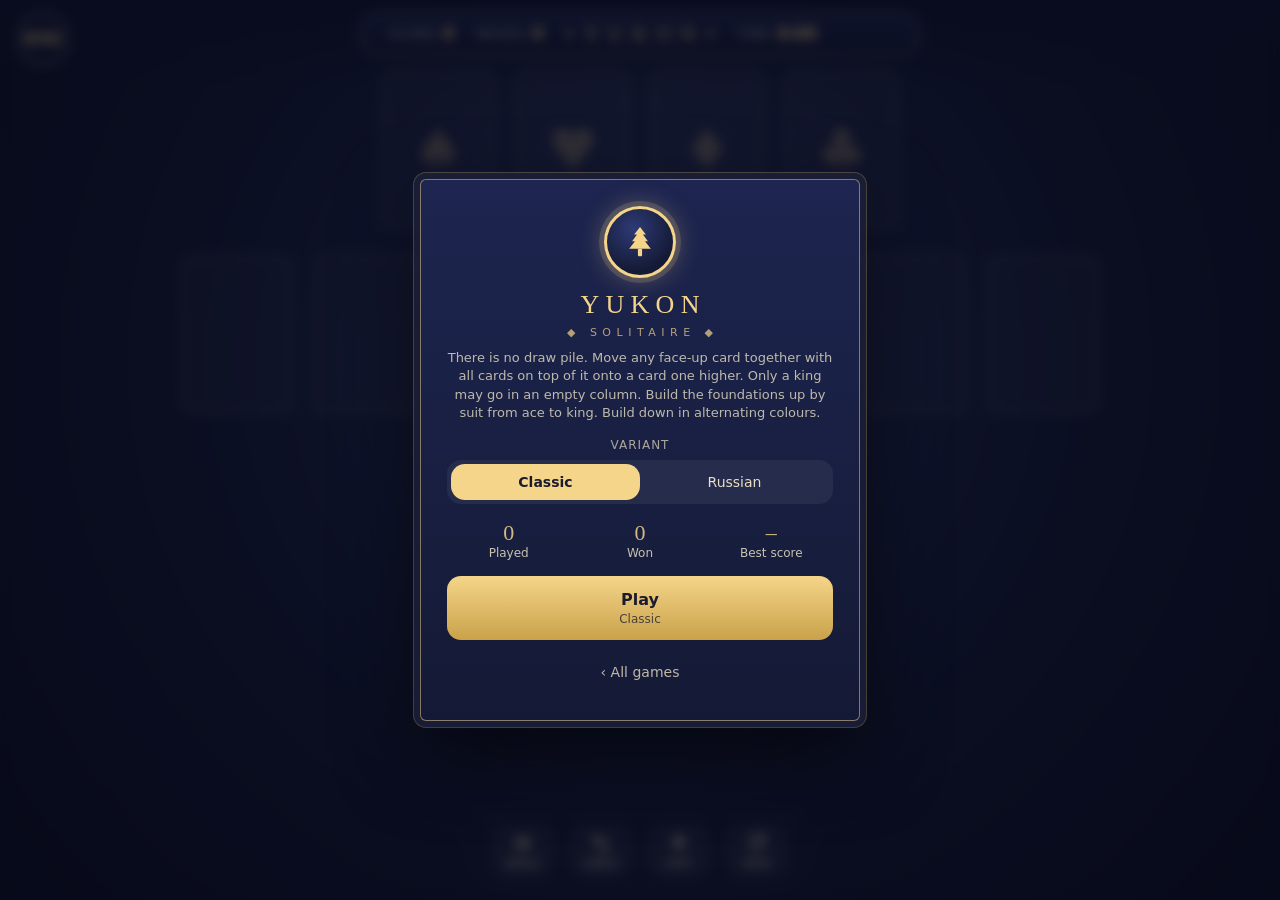
<file: yukon.html>
<!doctype html>
<html lang="sv">
<head>
<meta charset="utf-8">
<meta name="viewport" content="width=device-width, initial-scale=1, maximum-scale=1, user-scalable=no, viewport-fit=cover">
<meta name="apple-mobile-web-app-capable" content="yes">
<meta name="mobile-web-app-capable" content="yes">
<meta name="apple-mobile-web-app-title" content="Solitaires">
<meta name="theme-color" content="#10152e">
<link rel="manifest" href="manifest.webmanifest">
<link rel="icon" href="icons/icon-192.png" type="image/png">
<link rel="apple-touch-icon" href="icons/apple-touch-icon.png">
<title>Yukon Solitaire</title>
<link rel="stylesheet" href="cards.css">
<link rel="stylesheet" href="base.css">
<link rel="stylesheet" href="game.css">
<script src="i18n.js"></script>
<script src="cards.js"></script>
<script src="sounds.js"></script>
<script src="games.js"></script>
<script src="base.js"></script>
<script src="game.js"></script>
</head>
<body>
<div class="remove-blur" aria-hidden="true"></div>
<div id="board">
  <div class="ring" id="ring"><span id="cleared">0/52</span></div>
  <div class="hud"><div class="l"><span><em data-i18n="score">Score</em><b id="score">0</b></span><span><em data-i18n="moves">Moves</em><b id="moves">0</b></span></div><div class="ttl"><span data-i18n="yukon">Yukon</span></div><div class="r"><span><em data-i18n="time">Time</em><b id="time">0:00</b></span></div></div>
  <div class="slot found" id="f0">♠&#xFE0E;</div><div class="slot found" id="f1">♥&#xFE0E;</div><div class="slot found" id="f2">♦&#xFE0E;</div><div class="slot found" id="f3">♣&#xFE0E;</div>
  <div class="slot" id="t0"></div><div class="slot" id="t1"></div><div class="slot" id="t2"></div><div class="slot" id="t3"></div><div class="slot" id="t4"></div><div class="slot" id="t5"></div><div class="slot" id="t6"></div>
</div>

<div class="overlay lobby" id="lobby"><div class="panel">
  <div class="medal"><svg viewBox="0 0 48 48" aria-hidden="true"></svg></div>
  <h2 data-i18n="yukon">Yukon</h2>
  <div class="orn">◆ Solitaire ◆</div>
  <p class="rules" id="rules"></p>
  <div class="label" data-i18n="variant">Variant</div>
  <div class="seg" data-key="variant"><button class="btn" data-v="classic" data-i18n="classic">Classic</button><button class="btn" data-v="russian" data-i18n="russian">Russian</button></div>
  <div class="statgrid"><div><b id="st-played">0</b><span data-i18n="played">Played</span></div><div><b id="st-won">0</b><span data-i18n="won">Won</span></div><div><b id="st-best">–</b><span data-i18n="bestScore">Best score</span></div></div>
  <button class="btn gold" id="l-resume"></button>
  <button class="btn gold" id="l-play"></button>
  <button class="btn link" id="l-home" data-i18n="allGames">‹ All games</button>
</div></div>

<script>
(() => {
  const t = I18N.t;
  I18N.apply();
  const $ = id => document.getElementById(id);
  const board = $('board');
  // Gemensamt för alla spel (game.js): lagring, startsidans inställningar, kortens plats, meddelanden och skakning.
  // INFO är spelets uppgifter i games.js: nivåer, nivånamn och lobbyns symbol.
  const { store, global, SPEED, UNDO, HINTS, FACE, BACK, fmt, btnText, place, instant, toast, shake, INFO, record, recordWin, begin, stats, flow } = Game.init(board, 'yukon', { win: 'klonWin', lost: 'fcLost' });

  let st = null, hist = [], els = [], M = null, drag = null, finishing = false;
  let hintIdx = 0, hintTimer = 0;

  const save = () => st && store.set('yukon.game', { st, hist });

  // Animationer, tips, ljud och kortens utseende är övergripande inställningar (startsidan). Varianten är Yukons egen.
  const SKEY = 'yukon.settings';
  const settings = Object.assign({ variant: 'classic' }, store.get(SKEY) || {});

  // ---------- Regler ----------
  // Sju kolumner (tab) med kort { id, up } och ingen draghög. Vilket uppvänt kort som helst får flyttas tillsammans med
  // alla kort ovanpå, även om de inte ligger i ordning. Det flyttade kortet ska vara ett steg lägre än kortet det läggs på,
  // i omväxlande röd och svart (Ryska: i samma färg). Bara en kung får läggas i en tom kolumn.
  // Fyra grundhögar (found), en per färg, byggs från ess till kung.
  const rank = id => st.deck[id].r, suit = id => st.deck[id].s;
  const red = id => suit(id) === 1 || suit(id) === 2;
  const last = a => a[a.length - 1];
  const homed = () => st.found.reduce((n, f) => n + f.length, 0);
  const toFound = id => rank(id) === st.found[suit(id)].length + 1;
  const fitsOn = (id, below) => (st.variant === 'russian' ? suit(below) === suit(id) : red(below) !== red(id)) && rank(below) === rank(id) + 1;
  function toTab(id, c) { const tp = last(st.tab[c]); return tp ? tp.up && fitsOn(id, tp.id) : rank(id) === 13; }
  function where(id) {
    for (let s = 0; s < 4; s++) if (st.found[s].length && last(st.found[s]) === id) return { from: 'found', s, ids: [id] };
    for (let c = 0; c < 7; c++) {
      const k = st.tab[c].findIndex(x => x.id === id);
      if (k >= 0) return st.tab[c][k].up ? { from: 'tab', c, k, ids: st.tab[c].slice(k).map(x => x.id) } : null;
    }
    return null;
  }
  // Drag som för spelet framåt (för tips och för att se om spelet har kört fast). En grupp som redan ligger på ett kort
  // den passar på flyttas inte, och inte heller en kung som redan ligger i botten av en kolumn.
  function plainMoves() {
    const res = [];
    for (let c = 0; c < 7; c++) { const col = st.tab[c]; if (col.length && toFound(last(col).id)) res.push({ ids: [last(col).id], to: 'found', pri: 3 }); }
    for (let c = 0; c < 7; c++) {
      const col = st.tab[c];
      col.forEach((x, k) => {
        if (!x.up) return;
        const below = col[k - 1];
        if (below && below.up && fitsOn(x.id, below.id) && !toFound(below.id)) return;   // ligger rätt, och kortet under kan inte läggas upp
        if (!below && rank(x.id) === 13) return;
        for (let d = 0; d < 7; d++) if (d !== c && toTab(x.id, d)) res.push({ ids: col.slice(k).map(y => y.id), to: d, pri: below && !below.up ? 2 : 1 });
      });
    }
    return res.sort((a, b) => b.pri - a.pri);
  }
  // Som plainMoves, plus att flytta tillbaka det översta kortet från en grundhög till en kolumn, men bara när ett annat kort
  // sedan kan läggas på det (t.ex. 6♠ ner på en röd 7:a så att 5♥ kan läggas på). Det provas genom att flytten görs och tas tillbaka.
  function findMoves() {
    const res = plainMoves();
    for (let s = 0; s < 4; s++) {
      const f = last(st.found[s]);
      if (f === undefined) continue;
      for (let d = 0; d < 7; d++) {
        if (!toTab(f, d)) continue;
        st.found[s].pop(); st.tab[d].push({ id: f, up: true });
        const ok = plainMoves().some(m => m.to === d && m.ids[0] !== f);
        st.tab[d].pop(); st.found[s].push(f);
        if (ok) res.push({ ids: [f], to: d, pri: 0 });
      }
    }
    return res;
  }

  // ---------- Spelflöde ----------
  // Spelets nivå och nivån som är vald i lobbyn. Ett orört spel på vald nivå läggs inte om när man trycker Spela.
  const curLevel = () => String(st.variant), wantLevel = () => String(settings.variant);
  const untouched = () => st && !st.won && !st.moves && curLevel() === wantLevel();
  function newGame() {
    if (st && !st.won && st.moves > 0) record(curLevel(), st, false);   // ett ej klarat spel hamnar också på topplistan
    const { variant } = settings;
    const deck = [];
    for (let s = 0; s < 4; s++) for (let r = 1; r <= 13; r++) deck.push({ s, r });
    const ids = deck.map((_, i) => i);
    for (let i = ids.length - 1; i > 0; i--) { const j = Math.floor(Math.random() * (i + 1)); [ids[i], ids[j]] = [ids[j], ids[i]]; }
    // Första kolumnen får ett kort, de andra c nedvända och fem uppvända
    const tab = [...Array(7)].map((_, c) => ids.splice(0, c === 0 ? 1 : c + 5).map((id, k) => ({ id, up: k >= c })));
    st = { deck, tab, found: [[], [], [], []], score: 0, moves: 0, time: 0, variant, won: false, counted: false, id: Date.now() };
    hist = []; finishing = false; clearHint(); buildCards();
    instant(() => els.forEach(e => { place(e, (M.W / 2 - M.cw / 2), (M.H + 40)); e.className = 'card'; }));
    // Korten delas ut rad för rad, som vid ett riktigt bord
    const delay = {};
    let n = 0;
    for (let k = 0; k < 11; k++) for (let c = 0; c < 7; c++) if (tab[c][k]) delay[tab[c][k].id] = n++ * 22;
    render({ delay }); save();
  }
  function snapshot() { return JSON.stringify({ tab: st.tab, found: st.found, score: st.score }); }
  function pushHist() { if (!UNDO) return; hist.push(snapshot()); if (hist.length > UNDO) hist.shift(); }
  function after(anim) {
    begin(curLevel(), st);   // första draget: spelet räknas som spelat
    clearHint(); render(anim); save();
    if (homed() === 52 && !st.won) win();
    else if (canFinish()) autoFinish();
    else if (stuck()) setTimeout(() => {
      if (!st || st.won || !stuck()) return;
      record(curLevel(), st, false);   // det förlorade spelet läggs på topplistan direkt
      showLost();
    }, 700);
  }
  const stuck = () => !st.won && !finishing && !findMoves().length;
  // Flytta kort. Poäng som i Harpan: till grundhög +10, från grundhög tillbaka till kolumn −15, och +5 när ett kort vänds upp.
  function move(ids, to) {
    const w = where(ids[0]);
    pushHist();
    if (w.from === 'found') st.found[w.s].pop(); else st.tab[w.c].splice(w.k);
    if (to === 'found') { st.found[suit(ids[0])].push(ids[0]); st.score += 10; }
    else {
      ids.forEach(id => st.tab[to].push({ id, up: true }));
      if (w.from === 'found') st.score = Math.max(0, st.score - 15);
    }
    if (w.from === 'tab') { const tp = last(st.tab[w.c]); if (tp && !tp.up) { tp.up = true; st.score += 5; } }
    st.moves++;
    after({ vol: MOVE_VOL, delay: Object.fromEntries(ids.map((id, i) => [id, i * 30])) });
  }
  function undo() {
    if (!UNDO) { toast(t('toastUndoOff')); return; }
    if (drag || !hist.length || st.won || finishing) return;
    const moves = st.moves;
    Object.assign(st, JSON.parse(hist.pop()));
    st.moves = moves + 1;
    after({ vol: MOVE_VOL });
  }
  // När alla kort är uppvända och varje kolumn ligger i fallande ordning (inget större kort ovanpå ett mindre)
  // är spelet avgjort: det minsta kvarvarande kortet ligger alltid överst. Korten läggs då upp av sig själva.
  const canFinish = () => !st.won && st.tab.every(col => col.every((x, k) => x.up && (k === 0 || rank(x.id) < rank(col[k - 1].id))));
  function autoFinish() {
    if (finishing) return;
    finishing = true;
    const game = st;
    const step = () => {
      if (st !== game) return;   // ett nytt spel har startat
      if (st.won) { finishing = false; return; }
      if (ui.paused()) { setTimeout(step, 300); return; }   // vänta medan lobbyn eller en dialog är öppen
      const cs = [...Array(7).keys()].filter(c => st.tab[c].length && toFound(last(st.tab[c]).id));
      if (!cs.length) { finishing = false; return; }
      const c = cs.sort((a, b) => rank(last(st.tab[a]).id) - rank(last(st.tab[b]).id))[0], id = last(st.tab[c]).id;
      st.tab[c].pop(); st.found[suit(id)].push(id); st.score += 10; st.moves++;
      render({ vol: MOVE_VOL }); save();
      if (homed() === 52) { finishing = false; win(); } else setTimeout(step, 110 * Math.max(SPEED, .3));
    };
    setTimeout(step, 300);
  }
  function win() {
    st.won = true; save(); updateHud();
    recordWin(curLevel(), st);   // topplistan och statistiken
    setTimeout(() => { $('win-text').textContent = t('winStats', { score: st.score, moves: st.moves, time: fmt(st.time) }); open('win'); }, 900);
  }
  // Tryck på ett kort: det översta kortet går helst till sin grundhög, annars flyttas kortet med allt ovanpå till en
  // kolumn där det passar (helst en med kort i, och en kung bara till en tom kolumn om den inte redan ligger i botten).
  function best(ids) {
    const w = where(ids[0]);
    if (ids.length === 1 && w.from !== 'found' && toFound(ids[0])) return 'found';
    const cols = [...Array(7).keys()].filter(d => !(w.from === 'tab' && d === w.c) && toTab(ids[0], d));
    const full = cols.find(d => st.tab[d].length);
    if (full !== undefined) return full;
    if (cols.length && !(w.from === 'tab' && w.k === 0)) return cols[0];
    return null;
  }

  // ---------- Tips ----------
  function hint() {
    if (!HINTS) { toast(t('toastHintsOff')); return; }
    if (!st || st.won) return;
    clearHintMarks();
    const moves = findMoves();
    if (!moves.length) { toast(t('toastNoMoves')); return; }
    const m = moves[hintIdx++ % moves.length];
    m.ids.forEach(id => els[id].classList.add('hint'));
    targetEl(m.to, m.ids[0]).classList.add('hint');
    hintTimer = setTimeout(clearHintMarks, 1600);
  }
  function clearHintMarks() { clearTimeout(hintTimer); board.querySelectorAll('.hint').forEach(e => e.classList.remove('hint')); }
  function clearHint() { hintIdx = 0; clearHintMarks(); }

  // ---------- Layout & rendering ----------
  function buildCards() {
    els.forEach(e => e.remove());
    els = st.deck.map((c, id) => {
      const e = document.createElement('div');
      e.className = 'card'; e.dataset.id = id;
      e.innerHTML = CardFaces.html(c, FACE);
      board.appendChild(e);
      return e;
    });
  }
  const put = (e, x, y) => { e.style.left = x + 'px'; e.style.top = y + 'px'; };
  const DOWN = .12, UP = .26;   // hur mycket av ett nedvänt och ett uppvänt kort som syns i en kolumn
  function layout() {
    const W = board.clientWidth, H = board.clientHeight, br = board.getBoundingClientRect();
    // På en smal telefon ligger ringen under banderollen, och då börjar korten under ringen
    const hudB = document.querySelector('.hud').getBoundingClientRect().bottom - br.top + 16;
    const T = W <= 640 ? Math.max(hudB, $('ring').getBoundingClientRect().bottom - br.top + 10) : hudB;
    const B = document.querySelector('.dock').getBoundingClientRect().top - br.top - 12;
    const land = W > H, gapR = land ? .2 : .14;
    // Grundhögarna i en rad överst i mitten, kolumnerna under. Långa kolumner trycks ihop i render().
    const cw = Math.min((W - (land ? 200 : 32)) / (7 + 6 * gapR), (B - T) / (1.4 * 3.9), 112);
    const ch = cw * 1.4, gap = cw * gapR, colsW = 7 * cw + 6 * gap, x0 = W / 2 - colsW / 2;
    const xs = [...Array(7)].map((_, c) => x0 + c * (cw + gap));
    const fx = [...Array(4)].map((_, i) => W / 2 - (4 * cw + 3 * gap) / 2 + i * (cw + gap));
    const ty = T + ch + Math.max(16, cw * .25);
    M = { W, H, cw, ch, xs, fx, top: T, ty, bottom: B };
    board.style.setProperty('--cw', cw + 'px');
    board.style.setProperty('--ch', ch + 'px');
    for (let s = 0; s < 4; s++) put($('f' + s), fx[s], T);
    for (let c = 0; c < 7; c++) put($('t' + c), xs[c], ty);
  }
  // Avstånden i en kolumn. Får inte alla kort plats ovanför dockan trycks de ihop.
  function steps(col) {
    const ups = col.filter(x => x.up).length, downs = col.length - ups;
    const need = (downs * DOWN + Math.max(0, ups - 1) * UP) * M.ch, room = M.bottom - M.ty - M.ch;
    const f = need > room && need > 0 ? room / need : 1;
    return [DOWN * M.ch * f, UP * M.ch * f];
  }
  const MOVE_VOL = .4;   // spelarens egna flyttar (och ångra) låter svagare än utdelningen
  function render(anim = {}) {
    const delay = anim.delay || {};
    const quiet = board.classList.contains('noanim');
    const set = (id, x, y, z, cls) => {
      const e = els[id];
      // Ett kort som flyttas låter när det landar: efter sin fördröjning och ca 60 % av rörelsen
      if (!quiet && (Math.abs(e._x - x) > 8 || Math.abs(e._y - y) > 8))
        CardSounds.place(((delay[id] || 0) + 180) * SPEED, anim.vol ?? 1);
      // Skriv bara det som har ändrats, så att webbläsaren inte behöver räkna om kort som ligger still
      const zs = String(z), dl = (delay[id] || 0) * SPEED + 'ms';
      if (e._x !== x || e._y !== y) place(e, x, y);
      if (e.style.zIndex !== zs) e.style.zIndex = zs;
      if (e.className !== cls) e.className = cls;
      if (e.style.transitionDelay !== dl) e.style.transitionDelay = dl;
    };
    st.found.forEach((f, s) => f.forEach((id, j) => set(id, M.fx[s], M.top, 100 + j, 'card up')));
    st.tab.forEach((col, c) => {
      const [dn, up] = steps(col);
      let y = M.ty;
      col.forEach((x, k) => { set(x.id, M.xs[c], y, 200 + k, x.up ? 'card up' : 'card'); y += x.up ? up : dn; });
    });
    updateHud();
  }
  function updateHud() {
    $('score').textContent = st.score;
    $('moves').textContent = st.moves;
    $('time').textContent = fmt(st.time);
    const c = homed();
    $('cleared').textContent = c + '/52';
    $('ring').style.setProperty('--p', c / 52 * 100);
    $('b-undo').disabled = UNDO > 0 && (!hist.length || st.won);
  }

  // ---------- Touch / mus ----------
  // Tryck på ett kort så flyttas det (med korten ovanpå) dit det passar bäst, eller dra det dit du vill
  const clearTarget = () => board.querySelectorAll('.target').forEach(e => e.classList.remove('target'));
  // Var släpps kortet? En grundhög om kortet ligger över den, annars kolumnen under kortets mitt.
  function dropAt(g) {
    const r = g.el.getBoundingClientRect(), br = board.getBoundingClientRect();
    const cx = r.left - br.left + r.width / 2, cy = r.top - br.top + r.height / 2;
    if (g.ids.length === 1 && cy < M.top + M.ch * 1.1) {
      const s = suit(g.ids[0]);
      if (Math.abs(cx - (M.fx[s] + M.cw / 2)) < M.cw * .9 && toFound(g.ids[0])) return 'found';
    }
    let bestC = null, dist = Infinity;
    for (let c = 0; c < 7; c++) {
      const d = Math.abs(cx - (M.xs[c] + M.cw / 2));
      if (d < dist && d < M.cw * .9 && cy > M.ty - M.ch * .5 && toTab(g.ids[0], c)) { dist = d; bestC = c; }
    }
    return bestC;
  }
  const targetEl = (to, id) => to === 'found' ? $('f' + suit(id)) : st.tab[to].length ? els[last(st.tab[to]).id] : $('t' + to);
  board.addEventListener('pointerdown', e => {
    if (drag || !st || st.won || finishing) return;
    if (relayout()) return;   // skärmen har vridits utan att vi märkt det: rätta layouten först
    const el = e.target.closest('.card');
    if (!el) return;
    const w = where(+el.dataset.id);
    if (!w) { shake([el]); return; }
    drag = { ids: w.ids, el, els: w.ids.map(id => els[id]), pid: e.pointerId, x0: e.clientX, y0: e.clientY, dx: 0, dy: 0, moving: false };
  });
  window.addEventListener('pointermove', e => {
    if (!drag || e.pointerId !== drag.pid) return;
    drag.dx = e.clientX - drag.x0; drag.dy = e.clientY - drag.y0;
    if (!drag.moving && Math.hypot(drag.dx, drag.dy) < 8) return;
    if (!drag.moving) { drag.moving = true; drag.els.forEach((x, i) => { x.classList.add('dragging'); x.style.zIndex = 5000 + i; }); clearHintMarks(); }
    drag.els.forEach(x => x.style.translate = `${x._x + drag.dx}px ${x._y + drag.dy}px`);
    clearTarget();
    const to = dropAt(drag);
    if (to !== null) targetEl(to, drag.ids[0]).classList.add('target');
  });
  function endDrag(e, cancel) {
    if (!drag || e.pointerId !== drag.pid) return;
    const g = drag; drag = null; clearTarget();
    if (g.moving) {
      const to = cancel ? null : dropAt(g);
      // Flytta in fingrets förskjutning i kortets plats innan animationen, så att den startar där kortet släpptes (som i Spider).
      // Klassen dragging (ingen animation) får sitta kvar tills render() sätter om klassen, annars animeras flytten
      // från kortets gamla plats.
      g.els.forEach(x => {
        place(x, x._x + g.dx, x._y + g.dy);
      });
      void board.offsetWidth;
      if (to !== null) move(g.ids, to); else render({ vol: MOVE_VOL });
    } else if (!cancel) {
      const to = best(g.ids);
      if (to !== null) move(g.ids, to); else shake(g.els);
    }
    setTimeout(relayout, 400);   // om skärmen vreds under draget
  }
  window.addEventListener('pointerup', e => endDrag(e, false));
  window.addEventListener('pointercancel', e => endDrag(e, true));

  // ---------- Knappar & dialoger ----------
  // Menyn, dialogerna och knapparna (game.js)
  const ui = flow({ game: () => st, newGame, undo, hint, stuck, untouched, save, settings, SKEY, curLevel, wantLevel, changeSub: 'golfChangeSub', lobby: () => { $('rules').textContent = t('ykRules') + ' ' + t(settings.variant === 'russian' ? 'ykRussianRules' : 'ykClassicRules'); } });
  const { open, showLobby, showLost } = ui;

  // Räkna om layouten när skärmen ändrar storlek (game.js lyssnar efter vridning och storleksändring)
  function relayout() {
    if (drag || !M || (M.W === board.clientWidth && M.H === board.clientHeight)) return false;
    layout(); if (st) instant(() => render());
    return true;
  }
  // Tidtagning, sparande när appen stängs, omräkning vid vridning och offline-stöd (game.js)
  Game.watch({ board, game: () => st, paused: () => ui.paused(), save, relayout });

  // ---------- Start ----------
  layout();
  const saved = store.get('yukon.game');
  if (saved && saved.st && saved.st.deck && saved.st.deck.length === 52 && saved.st.tab && !saved.st.won) {
    st = saved.st; hist = UNDO ? (saved.hist || []).slice(-UNDO) : [];
    buildCards();
    instant(() => render());
    if (canFinish()) autoFinish();
  }
  showLobby();
})();
</script>
</body>
</html>
</file>
<file: cards.css>
/* Kortens utseende: framsidor och baksidor. Delas av spelen och av förhandsvisningen i inställningarna.
   Storleken styrs av --cw (kortets bredd). Stilen väljs med klasserna face-* och back-* på en förälder:
   framsida face-standard | face-classic | face-modern | face-tradition | face-deco, baksida back-rings | back-classic | back-deco.
   Kortets egna mått, skugga och animationer sätts av respektive sida. */
.card .f { display:none; position:absolute; inset:0; border-radius:inherit; overflow:hidden; }
.card.up .f { display:block; }
.f span { position:absolute; line-height:1; }
.red { color:#c8102e; } .blk { color:#1a1a2a; }

/* ---------- Framsida: Standard ---------- */
.face-standard .card.up { background:linear-gradient(180deg,#fffaf0,#f3ead6); border:1px solid #d6c08a; }
.face-standard .f span { font-family:Georgia,"Times New Roman",serif; }
.face-standard .f .r { top:6%; left:9%; font-weight:700; font-size:calc(var(--cw) * .27); letter-spacing:-.04em; }
.face-standard .f .a { top:6%; right:9%; font-size:calc(var(--cw) * .24); }
.face-standard .f .b { bottom:7%; left:0; right:0; text-align:center; font-size:calc(var(--cw) * .52); }

/* ---------- Framsida: Klassisk (valör i båda hörnen och traditionella valörsymboler) ---------- */
.face-classic .card.up { background:#fff; border:1px solid #c9c9c9; }
.face-classic .f { font-family:Georgia,"Times New Roman",serif; }
.face-classic .f.blk { color:#111; }
.f .ci { display:flex; flex-direction:column; align-items:center; font-weight:700; font-size:calc(var(--cw) * .19); letter-spacing:-.04em; }
.f .ci small { font-size:.8em; margin-top:.08em; letter-spacing:0; }
.f .ci.tl { top:5%; left:7%; }
.f .ci.br { bottom:5%; right:7%; transform:rotate(180deg); }
.f .cp { transform:translate(-50%,-50%); font-size:calc(var(--cw) * .17); }
.f .cp.flip { transform:translate(-50%,-50%) rotate(180deg); }
.f .ca { inset:0; display:grid; place-items:center; font-size:calc(var(--cw) * .56); }
.f .cc { inset:16% 24%; border:1.5px solid currentColor; border-radius:4%; display:grid; place-items:center;
         background:repeating-linear-gradient(45deg, rgba(201,162,74,.2) 0 3px, transparent 3px 6px); }
.f .cc::before { content:""; position:absolute; inset:3px; border:1px solid rgba(201,162,74,.85); border-radius:2px; }
.f .cc b { font-size:calc(var(--cw) * .32); font-weight:700; text-shadow:0 1px 0 #fff; }
.f .cc i { position:absolute; bottom:4%; font-style:normal; font-size:calc(var(--cw) * .13); }
.f .cc i.t { top:4%; bottom:auto; transform:rotate(180deg); }

/* ---------- Framsida: Modern fyrfärg (spader svart, hjärter röd, ruter blå, klöver grön) ---------- */
.face-modern .card.up { background:#fbfbfd; border:2px solid #e2e4ea; }
.f.mod { color:var(--c); font-family:"Segoe UI",-apple-system,system-ui,sans-serif;
          background:linear-gradient(180deg, color-mix(in srgb, var(--c) 10%, #fff), #fff 55%); }
.f.mod.s0 { --c:#20222e; } .f.mod.s1 { --c:#e5304a; } .f.mod.s2 { --c:#1d6fe0; } .f.mod.s3 { --c:#139a5c; }
.f .mr { top:4%; left:9%; font-size:calc(var(--cw) * .36); font-weight:800; letter-spacing:-.04em; }
.f .ms { top:8%; right:9%; font-size:calc(var(--cw) * .22); }
.f .mg { right:-13%; bottom:-17%; font-size:calc(var(--cw) * 1.05); opacity:.16; }
.f .mn { left:11%; bottom:7%; font-size:calc(var(--cw) * .09); font-weight:700; letter-spacing:.18em; text-transform:uppercase; opacity:.75; }

/* ---------- Framsida: Tradition och Art deco (bilder från cards.js) ---------- */
.face-tradition .card.up { background:#fff; border:none; }
.face-deco .card.up { background:#fbf4e2; border:none; }
.f.art { background-position:center; background-size:100% 100%; background-repeat:no-repeat; }

/* ---------- Baksida: Ringar ---------- */
.back-rings .card:not(.up) { background:radial-gradient(circle at 50% 50%,#3a2c6e 0 24%,transparent 25%),
                              repeating-radial-gradient(circle at 50% 50%,#24305e 0 5px,#1b2450 5px 10px);
                              border:2px solid #c9a95a; }

/* ---------- Baksida: Klassisk vinröd (SVG) ---------- */
.back-classic .card:not(.up) { background:#fff url("data:image/svg+xml,%3Csvg xmlns='http://www.w3.org/2000/svg' viewBox='0 0 100 140' preserveAspectRatio='none'%3E %3Cdefs%3E%3Cpattern id='p' width='5' height='5' patternUnits='userSpaceOnUse' patternTransform='rotate(45)'%3E %3Cpath d='M0 0H5M0 0V5' stroke='%23fff' stroke-opacity='.3' stroke-width='.7'/%3E%3C/pattern%3E%3C/defs%3E %3Crect width='100' height='140' fill='%23fff'/%3E %3Crect x='6' y='6' width='88' height='128' rx='4' fill='%238e1426'/%3E %3Crect x='6' y='6' width='88' height='128' rx='4' fill='url(%23p)'/%3E %3Crect x='10' y='10' width='80' height='120' rx='2.5' fill='none' stroke='%23fff' stroke-opacity='.85' stroke-width='1.2'/%3E %3Crect x='13.5' y='13.5' width='73' height='113' rx='1.5' fill='none' stroke='%23fff' stroke-opacity='.4' stroke-width='.7'/%3E %3Cellipse cx='50' cy='70' rx='25.5' ry='20.5' fill='none' stroke='%23fff' stroke-opacity='.55' stroke-width='.7'/%3E %3Cellipse cx='50' cy='70' rx='22' ry='17' fill='%237a0f20' stroke='%23fff' stroke-width='1.4'/%3E %3Cpath d='M50 58C45 64 38 68 38 74c0 4.5 4.6 6.8 8.6 4.4 1-.6 1.8-1.4 2.3-2.4L47 82h6l-1.9-6c.5 1 1.3 1.8 2.3 2.4 4 2.4 8.6.1 8.6-4.4 0-6-7-10-12-16z' fill='%23fff'/%3E %3C/svg%3E") center / 100% 100% no-repeat; border:1px solid #d4d4d4; }

/* ---------- Baksida: Art deco-solfjäder (SVG) ---------- */
.back-deco .card:not(.up) { background:#0f1838 url("data:image/svg+xml,%3Csvg xmlns='http://www.w3.org/2000/svg' viewBox='0 0 100 140' preserveAspectRatio='none'%3E %3Crect width='100' height='140' fill='%230f1838'/%3E %3Cdefs%3E%3CclipPath id='c'%3E%3Crect x='5' y='5' width='90' height='130' rx='5'/%3E%3C/clipPath%3E%3C/defs%3E %3Cg clip-path='url(%23c)'%3E%3Cpath d='M64.00 5.00L90.00 5.00M63.79 7.43L89.39 11.95M63.16 9.79L87.59 18.68M62.12 12.00L84.64 25.00M60.72 14.00L80.64 30.71M59.00 15.72L75.71 35.64M57.00 17.12L70.00 39.64M54.79 18.16L63.68 42.59M52.43 18.79L56.95 44.39M50.00 19.00L50.00 45.00M47.57 18.79L43.05 44.39M45.21 18.16L36.32 42.59M43.00 17.12L30.00 39.64M41.00 15.72L24.29 35.64M39.28 14.00L19.36 30.71M37.88 12.00L15.36 25.00M36.84 9.79L12.41 18.68M36.21 7.43L10.61 11.95M36.00 5.00L10.00 5.00' stroke='%23f5d58a' stroke-opacity='.75' stroke-width='.9'/%3E%3Cpath d='M36 5A14 14 0 0 0 64 5M10 5A40 40 0 0 0 90 5' fill='none' stroke='%23f5d58a' stroke-width='1.1'/%3E%3Cpath d='M64.00 135.00L90.00 135.00M63.79 132.57L89.39 128.05M63.16 130.21L87.59 121.32M62.12 128.00L84.64 115.00M60.72 126.00L80.64 109.29M59.00 124.28L75.71 104.36M57.00 122.88L70.00 100.36M54.79 121.84L63.68 97.41M52.43 121.21L56.95 95.61M50.00 121.00L50.00 95.00M47.57 121.21L43.05 95.61M45.21 121.84L36.32 97.41M43.00 122.88L30.00 100.36M41.00 124.28L24.29 104.36M39.28 126.00L19.36 109.29M37.88 128.00L15.36 115.00M36.84 130.21L12.41 121.32M36.21 132.57L10.61 128.05M36.00 135.00L10.00 135.00' stroke='%23f5d58a' stroke-opacity='.75' stroke-width='.9'/%3E%3Cpath d='M36 135A14 14 0 0 1 64 135M10 135A40 40 0 0 1 90 135' fill='none' stroke='%23f5d58a' stroke-width='1.1'/%3E%3C/g%3E %3Crect x='1.5' y='1.5' width='97' height='137' rx='8' fill='none' stroke='%23c9a24a' stroke-width='2.2'/%3E %3Crect x='5' y='5' width='90' height='130' rx='5' fill='none' stroke='%23f5d58a' stroke-opacity='.6' stroke-width='.8'/%3E %3Cpath d='M10 70H37M63 70H90' stroke='%23f5d58a' stroke-opacity='.7' stroke-width='.8'/%3E %3Cpath d='M50 57L63 70L50 83L37 70Z' fill='%231d2a66' stroke='%23f5d58a' stroke-width='1.2'/%3E %3Cpath d='M50 61.5L58.5 70L50 78.5L41.5 70Z' fill='none' stroke='%23f5d58a' stroke-opacity='.5' stroke-width='.6'/%3E %3Cpath d='M50 65L55 70L50 75L45 70Z' fill='%23f5d58a'/%3E %3C/svg%3E") center / 100% 100% no-repeat; border:none; }
</file>
<file: base.css>
/* Gemensamt för alla sidor (startsidan, sidan Spela och spelen) */
* { box-sizing:border-box; -webkit-tap-highlight-color:transparent; }

/* Startsidan och sidan Spela: övergång vid sidbyte, stjärnhimmel, ram och hörn. Måttet --u sätts av respektive sida. */
body.leaving { opacity:0; }
.stars { position:absolute; inset:0; pointer-events:none; }
.star { position:absolute; width:var(--s); height:var(--s); margin:calc(var(--s) / -2) 0 0 calc(var(--s) / -2); border-radius:50%;
        background:#fff; box-shadow:0 0 calc(var(--s) * 2) rgba(255,255,255,.7); animation:twinkle var(--t) ease-in-out var(--d) infinite; }
.star.gold { background:var(--gold); box-shadow:0 0 calc(var(--s) * 2.5) rgba(245,213,138,.8); }
.star.spark { border-radius:0; background:var(--gold); box-shadow:none; filter:drop-shadow(0 0 3px rgba(245,213,138,.9));
              clip-path:polygon(50% 0,60% 40%,100% 50%,60% 60%,50% 100%,40% 60%,0 50%,40% 40%); animation-name:sparkle; }
@keyframes twinkle { 0%,100% { opacity:.25; transform:scale(.7); } 50% { opacity:1; transform:scale(1); } }
@keyframes sparkle { 0%,100% { opacity:.15; transform:scale(.4) rotate(0deg); } 50% { opacity:1; transform:scale(1) rotate(45deg); } }
.frame { position:absolute; pointer-events:none;
         top:calc(env(safe-area-inset-top) + max(2.6 * var(--u), 12px)); bottom:calc(env(safe-area-inset-bottom) + max(2.6 * var(--u), 12px));
         left:calc(env(safe-area-inset-left) + max(2.6 * var(--u), 12px)); right:calc(env(safe-area-inset-right) + max(2.6 * var(--u), 12px));
         border:1px solid rgba(245,213,138,.5); border-radius:4px; }
.frame::before { content:""; position:absolute; inset:max(.8 * var(--u), 5px); border:1px solid rgba(245,213,138,.22); }
.corner { position:absolute; width:max(6 * var(--u), 34px); height:max(6 * var(--u), 34px); border:max(.3 * var(--u), 2px) solid var(--gold); }
.corner::after { content:"◆"; position:absolute; color:var(--gold); font-size:max(1.4 * var(--u), 9px); }
.c1 { top:-1px; left:-1px; border-right:0; border-bottom:0; } .c1::after { top:20%; left:20%; }
.c2 { top:-1px; right:-1px; border-left:0; border-bottom:0; } .c2::after { top:20%; right:20%; }
.c3 { bottom:-1px; left:-1px; border-right:0; border-top:0; } .c3::after { bottom:20%; left:20%; }
.c4 { bottom:-1px; right:-1px; border-left:0; border-top:0; } .c4::after { bottom:20%; right:20%; }

/* iOS/iPadOS 27 suddar till överkanten i hemskärmsappar. Ett fast element överst (minst 90 % brett,
   över 10 px högt) får WebKit att färga kanten i elementets bakgrundsfärg i stället. background-clip:text
   gör att remsan själv inte ritar något. Färgen är densamma som theme-color och bakgrundens överkant. */
.remove-blur { display:none; }
@media (display-mode: standalone) {
  .remove-blur { display:block; position:fixed; inset:0 0 auto; height:max(11px, env(safe-area-inset-top)); z-index:2147483647; pointer-events:none;
                 background:#10152e; -webkit-background-clip:text; background-clip:text; }
}
</file>
<file: game.css>
/* Gemensam stil för alla spel: spelplan, poängrad, docka, kort, dialoger och lobby.
   Varje spel har bara sina egna, få regler kvar i sin egen <style>. Kortens fram- och baksidor finns i cards.css. */
:root { --gold:#f5d58a; --gold2:#c9a24a; --ink:#e9dfc4; --glass:rgba(255,255,255,.08); --glassb:rgba(255,255,255,.14); }
html, body { margin:0; height:var(--app-h,100%); overflow:hidden; overscroll-behavior:none; background:#0b0f22; }
body { color:var(--ink); font-family:-apple-system,"Segoe UI",system-ui,sans-serif; -webkit-user-select:none; user-select:none; -webkit-touch-callout:none; }
/* Spelplanen täcker hela skärmen. Överkanten har samma färg som statusfältet (theme-color #10152e). */
#board { position:fixed; top:0; left:0; right:0; height:var(--app-h,100%); touch-action:none;
         background:linear-gradient(180deg,#10152e env(safe-area-inset-top),rgba(16,21,46,0) calc(env(safe-area-inset-top) + 90px)), radial-gradient(circle at 50% 40%,#2a3566 0%,#141a35 55%,#0b0f22 100%); }
#board.noanim .card { transition:none !important; }

/* HUD */
@property --p { syntax:'<number>'; inherits:false; initial-value:0; }   /* så att ringen kan glida (transition:--p) */
.ring { position:absolute; top:calc(env(safe-area-inset-top) + 10px); left:calc(env(safe-area-inset-left) + 14px); width:58px; height:58px; border-radius:50%; z-index:2000;
        background:conic-gradient(var(--gold) calc(var(--p,0) * 1%), rgba(255,255,255,.12) 0); display:grid; place-items:center; transition:--p .4s; }
.ring span { width:46px; height:46px; border-radius:50%; background:#141a35; display:grid; place-items:center; font-weight:700; font-size:15px; color:var(--gold); }
/* Poängraden överst: rundad som förut, spelets namn mellan två gulddiamanter, siffrorna på var sin sida */
.hud { position:absolute; top:calc(env(safe-area-inset-top) + 12px); left:50%; transform:translateX(-50%); z-index:2000;
       display:grid; grid-template-columns:1fr auto 1fr; align-items:center; gap:22px; padding:9px 28px; border-radius:40px; white-space:nowrap;
       font-size:12px; line-height:1; letter-spacing:.12em; text-transform:uppercase; color:var(--ink);
       background:linear-gradient(180deg,#1d2550,#141a35); border:1px solid rgba(245,213,138,.55); }
.hud > * { display:flex; align-items:center; gap:22px; }
.hud .l { justify-content:flex-end; } .hud .r { justify-content:flex-start; }
.hud span { display:flex; align-items:center; }
.hud .ttl { gap:12px; color:var(--gold); }
.hud .ttl::before, .hud .ttl::after { content:"◆"; font-size:9px; letter-spacing:0; }
.hud .ttl span { font:400 21px/1 Georgia,serif; letter-spacing:.42em; margin-right:-.42em; padding-top:2px; }
.hud em { font-style:normal; opacity:.85; }
.hud b { color:var(--gold); font-size:16px; margin-left:6px; letter-spacing:0; font-variant-numeric:tabular-nums; }

/* Docka */
.dock { position:absolute; bottom:calc(env(safe-area-inset-bottom) + 12px); left:50%; transform:translateX(-50%); display:flex; gap:12px; padding:9px 14px; border-radius:28px;
        background:rgba(20,26,53,.9); border:1px solid var(--glassb); z-index:2000; }   /* tät bakgrund i stället för suddning: lättare att rita när kort rör sig under */
.dock button { all:unset; touch-action:manipulation; width:66px; height:56px; border-radius:18px; display:flex; flex-direction:column; align-items:center;
               justify-content:center; gap:3px; background:rgba(255,255,255,.06); color:var(--ink); cursor:pointer; font-size:10.5px;
               letter-spacing:.07em; text-transform:uppercase; transition:transform .1s, opacity .2s; }
.dock button svg { width:22px; height:22px; fill:none; stroke:currentColor; stroke-width:2; stroke-linecap:round; stroke-linejoin:round; }
.dock button:active { transform:scale(.94); }
.dock button.deal { width:92px; background:linear-gradient(180deg,var(--gold),var(--gold2)); color:#1b1b2e; font-weight:700; }
.dock button:disabled { opacity:.35; cursor:default; }
.dock button.off { opacity:.35; }   /* avstängd i inställningarna, men går att trycka på */
.dock button.pulse { animation:pulse 1s 2; }
@keyframes pulse { 50% { box-shadow:0 0 0 4px var(--gold), 0 0 24px var(--gold); } }

/* Kort */
.slot { position:absolute; width:var(--cw); height:var(--ch); border-radius:calc(var(--cw) * .09); border:1px solid rgba(245,213,138,.35); background:rgba(255,255,255,.03); }
.card { position:absolute; left:0; top:0; width:var(--cw); height:var(--ch); border-radius:calc(var(--cw) * .09); cursor:pointer;
        transition:translate var(--dur,.3s) cubic-bezier(.2,.8,.2,1), transform var(--dur,.3s) cubic-bezier(.2,.8,.2,1), opacity var(--dur,.3s);
        box-shadow:0 3px 9px rgba(0,0,0,.45); }   /* fram- och baksidor: se cards.css */
.card.stock { opacity:0; pointer-events:none; }
/* Spel där korten byter storlek när de flyttas (draghög, kasthög eller reserv är mindre eller större än resten) */
#board.sized .card { transition:translate var(--dur,.3s) cubic-bezier(.2,.8,.2,1), transform var(--dur,.3s) cubic-bezier(.2,.8,.2,1), opacity var(--dur,.3s), width var(--dur,.3s), height var(--dur,.3s); }
.slot.free { display:grid; place-items:center; border:2px dashed rgba(245,213,138,.6); background:rgba(245,213,138,.05); color:var(--gold); font-size:max(calc(var(--cw) * .1),10px); letter-spacing:.06em; text-align:center; }
.card.gone { opacity:0; transform:scale(.25); pointer-events:none; }
.card.dragging { transition:none; box-shadow:0 12px 26px rgba(0,0,0,.55); }
.card.hint, .slot.hint { box-shadow:0 0 0 3px var(--gold), 0 0 22px var(--gold); }
.card.target, .slot.target { box-shadow:0 0 0 3px rgba(245,213,138,.85), 0 0 14px rgba(245,213,138,.6); }
.card.shake { animation:shake .32s; }
@keyframes shake { 25% { transform:translateX(-5px); } 50% { transform:translateX(5px); } 75% { transform:translateX(-3px); } }   /* translate håller kortets plats */

/* Toast & dialoger */
.toast { position:fixed; left:50%; bottom:calc(104px + env(safe-area-inset-bottom)); transform:translate(-50%,20px); opacity:0; transition:.25s;
         background:rgba(20,26,53,.92); border:1px solid var(--glassb); padding:10px 18px; border-radius:20px; font-size:15px; z-index:5000; pointer-events:none; white-space:nowrap; }
.toast.show { opacity:1; transform:translate(-50%,0); }
.overlay { position:fixed; top:0; left:0; right:0; height:var(--app-h,100%); background:rgba(5,8,20,.6); -webkit-backdrop-filter:blur(6px); backdrop-filter:blur(6px); display:none; place-items:center; z-index:6000; padding:16px; }
.overlay.open { display:grid; }
.panel { width:min(420px,100%); background:linear-gradient(180deg,#1d2550,#141a35); border:1px solid rgba(245,213,138,.35); border-radius:24px;
         padding:26px; text-align:center; box-shadow:0 30px 80px rgba(0,0,0,.6); }
.panel h2 { margin:0 0 6px; color:var(--gold); font-family:Georgia,serif; font-size:28px; font-weight:400; }
.panel p { margin:0 0 18px; opacity:.8; line-height:1.4; }
.btn { all:unset; display:block; box-sizing:border-box; width:100%; touch-action:manipulation; padding:14px; border-radius:14px; background:rgba(255,255,255,.08); margin-top:10px; cursor:pointer; font-size:16px; text-align:center; }
.btn.gold { background:linear-gradient(180deg,var(--gold),var(--gold2)); color:#1b1b2e; font-weight:700; }
.seg { display:flex; background:rgba(255,255,255,.06); border-radius:14px; padding:4px; margin:0 0 6px; }
.seg .btn { flex:1; margin:0; padding:10px 6px; font-size:14px; background:transparent; }
.seg .btn.on { background:var(--gold); color:#1b1b2e; font-weight:700; }
.statgrid { display:grid; grid-template-columns:repeat(3,1fr); gap:8px; margin:16px 0 6px; font-size:12px; opacity:.85; }
.statgrid b { display:block; color:var(--gold); font-size:22px; font-family:Georgia,serif; font-weight:400; }
.row { display:flex; gap:10px; } .row .btn { flex:1; }
.label { font-size:12px; letter-spacing:.08em; text-transform:uppercase; opacity:.7; margin:4px 0 8px; }
.btn small { display:block; font-size:12px; font-weight:400; opacity:.75; margin-top:3px; }
.btn.link { background:transparent; font-size:14px; opacity:.8; }
/* Slutdialogerna (vinst och inga fler drag): bredare, och varje knapp säger vad som händer */
.panel.end { width:min(560px,100%); }
@media (max-width:480px) { .panel.end .row { flex-direction:column; gap:0; } }

/* Startskärmen: inställningar och Spela */
.lobby .panel { width:min(440px,100%); max-height:calc(var(--app-h,100vh) - 32px); overflow:auto; -webkit-overflow-scrolling:touch;
                border-radius:6px; border-color:rgba(245,213,138,.5);
                box-shadow:0 0 0 6px rgba(20,26,53,.9), 0 0 0 7px rgba(245,213,138,.25), 0 30px 80px rgba(0,0,0,.6); }
.lobby .medal { width:72px; height:72px; margin:0 auto 12px; border-radius:50%; display:grid; place-items:center; font-size:40px; color:var(--gold);
                background:radial-gradient(circle at 40% 30%,#2e3a75,#141a35 70%); border:3px solid var(--gold);
                box-shadow:0 0 0 5px rgba(245,213,138,.15), 0 0 26px rgba(245,213,138,.35); }
/* Symbolen i medaljen är en SVG-figur, ritad med mitten i (24, 24) så att den hamnar mitt i cirkeln */
.lobby .medal svg { width:40px; height:40px; display:block; overflow:visible; }
.lobby h2 { margin:0; font-size:26px; letter-spacing:.24em; text-indent:.24em; text-transform:uppercase; }
.lobby .orn { color:var(--gold); font-size:11px; letter-spacing:.5em; text-indent:.5em; text-transform:uppercase; opacity:.7; margin:6px 0 10px; }
.lobby .label { margin-top:16px; }
.lobby .statgrid { margin-bottom:16px; }

@media (max-width:640px) {
  .ring { width:46px; height:46px; top:calc(env(safe-area-inset-top) + 56px); left:calc(env(safe-area-inset-left) + 8px); } .ring span { width:36px; height:36px; font-size:12px; }
  .hud { gap:10px; padding:7px 18px; font-size:9px; top:calc(env(safe-area-inset-top) + 12px); } .hud > * { gap:10px; } .hud .ttl { gap:8px; } .hud .ttl span { font-size:15px; letter-spacing:.3em; margin-right:-.3em; } .hud b { font-size:13px; margin-left:4px; }
  .dock { gap:6px; padding:7px 9px; bottom:calc(env(safe-area-inset-bottom) + 10px); } .dock button { width:52px; height:50px; font-size:9px; } .dock button.deal { width:70px; }
}

/* Riktigt smal skärm: långa spelnamn (Spindelharpan) får tätare bokstäver så att poängraden ryms */
@media (max-width:440px) {
  .hud { gap:8px; padding:7px 14px; } .hud > * { gap:8px; } .hud .ttl { gap:6px; }
  .hud .ttl span { font-size:14px; letter-spacing:.14em; margin-right:-.14em; }
}

/* Pyramid, Golf, TriPeaks och stapelspelen: tonade, valda och spelbara kort, draghögens ring och antal, etiketter */
.card.dim { filter:brightness(.62) saturate(.8); }
.card.sel { box-shadow:0 0 0 3px var(--gold), 0 0 24px var(--gold); }
.card.match { box-shadow:0 0 0 2px rgba(245,213,138,.7), 0 0 12px rgba(245,213,138,.45); }
.slot.stock { display:grid; place-items:center; color:var(--gold); font-size:calc(var(--cw) * .4); cursor:pointer; }
.slot.stock.empty { opacity:.35; cursor:default; }
.badge { position:absolute; min-width:26px; height:26px; padding:0 7px; border-radius:13px; background:var(--gold); color:#1b1b2e; font-weight:800; font-size:13px;
         display:grid; place-items:center; box-shadow:0 2px 6px rgba(0,0,0,.4); z-index:1500; pointer-events:none; }
.plabel { position:absolute; font-size:11px; letter-spacing:.16em; text-transform:uppercase; opacity:.6; text-align:center; pointer-events:none; }
.lobby .rules { font-size:13px; margin:2px 0 0; }
/* Grundhögarna visar sitt färgtecken när de är tomma */
.slot.found { display:grid; place-items:center; color:rgba(245,213,138,.35); font-size:calc(var(--cw) * .5); }
/* Golf och TriPeaks: kort som kan läggas lyser (om tips är på) */
.card.can { box-shadow:0 0 0 2px rgba(245,213,138,.8), 0 0 14px rgba(245,213,138,.5); }
</file>
<file: page.css>
/* Gemensamt för sidan Spela och regelsidan: bakgrund, rubrik och knapparna i rubrikraden. */
:root { --gold:#f5d58a; --gold2:#c9a24a; --ink:#e9dfc4; --navy:#141a35; --u:min(1vw, calc(100vh / 75)); }
html, body { margin:0; height:100%; overflow:hidden; overscroll-behavior:none; background:#0b0f22; }
body { color:var(--ink); font-family:-apple-system,"Segoe UI",system-ui,sans-serif; -webkit-user-select:none; user-select:none; -webkit-touch-callout:none; transition:opacity .25s; }
/* Samma bakgrund, stjärnor och ram som startsidan. Överkanten har samma färg som statusfältet (theme-color #10152e). */
#app { position:fixed; inset:0; overflow:hidden;
       background:linear-gradient(180deg,#10152e env(safe-area-inset-top),rgba(16,21,46,0) calc(env(safe-area-inset-top) + 90px)), radial-gradient(circle at 50% 38%,#2a3566 0%,#141a35 50%,#0b0f22 100%); }

/* Rubrik och knappar */
.head { position:absolute; left:0; right:0; top:calc(env(safe-area-inset-top) + max(5 * var(--u), 36px)); text-align:center; pointer-events:none; }
.head h1 { margin:0; font:400 max(4.2 * var(--u), 28px)/1 Georgia,serif; color:var(--gold); letter-spacing:.4em; text-indent:.4em; text-transform:uppercase; }
.head .orn { margin-top:10px; color:var(--gold); font-size:11px; letter-spacing:.6em; text-indent:.6em; opacity:.7; }
.navbtn { all:unset; position:absolute; z-index:2; top:calc(env(safe-area-inset-top) + max(5 * var(--u), 36px)); left:calc(env(safe-area-inset-left) + max(10 * var(--u), 70px));
          padding:8px 16px; border:1px solid rgba(245,213,138,.35); border-radius:20px; font-size:15px; cursor:pointer; touch-action:manipulation; background:rgba(20,26,53,.5); }
.navbtn.right { left:auto; right:calc(env(safe-area-inset-right) + max(10 * var(--u), 70px)); }
.navbtn:active { transform:scale(.96); }
/* Smal skärm (telefon på höjden): knapparna blir runda i ramens hörn, så att de inte hamnar på rubriken */
@media (max-width:600px) {
  .navbtn { left:calc(env(safe-area-inset-left) + 26px); width:40px; height:40px; padding:0; border-radius:50%; font-size:0; text-align:center; }
  .navbtn::before { content:"‹"; display:block; font-size:24px; line-height:37px; }
  .navbtn.right { left:auto; right:calc(env(safe-area-inset-right) + 26px); }
  .navbtn.right::before { content:"?"; font-size:19px; }
}
/* Låg skärm (telefon på bredden): mindre rubrik utan ornament */
@media (max-height:500px) {
  .head, .navbtn { top:calc(env(safe-area-inset-top) + 24px); }
  .head h1 { font-size:24px; }
  .head .orn { display:none; }
}
body.calm .star { animation:none; }
@media (prefers-reduced-motion:reduce) { .star { animation:none; } }
</file>
